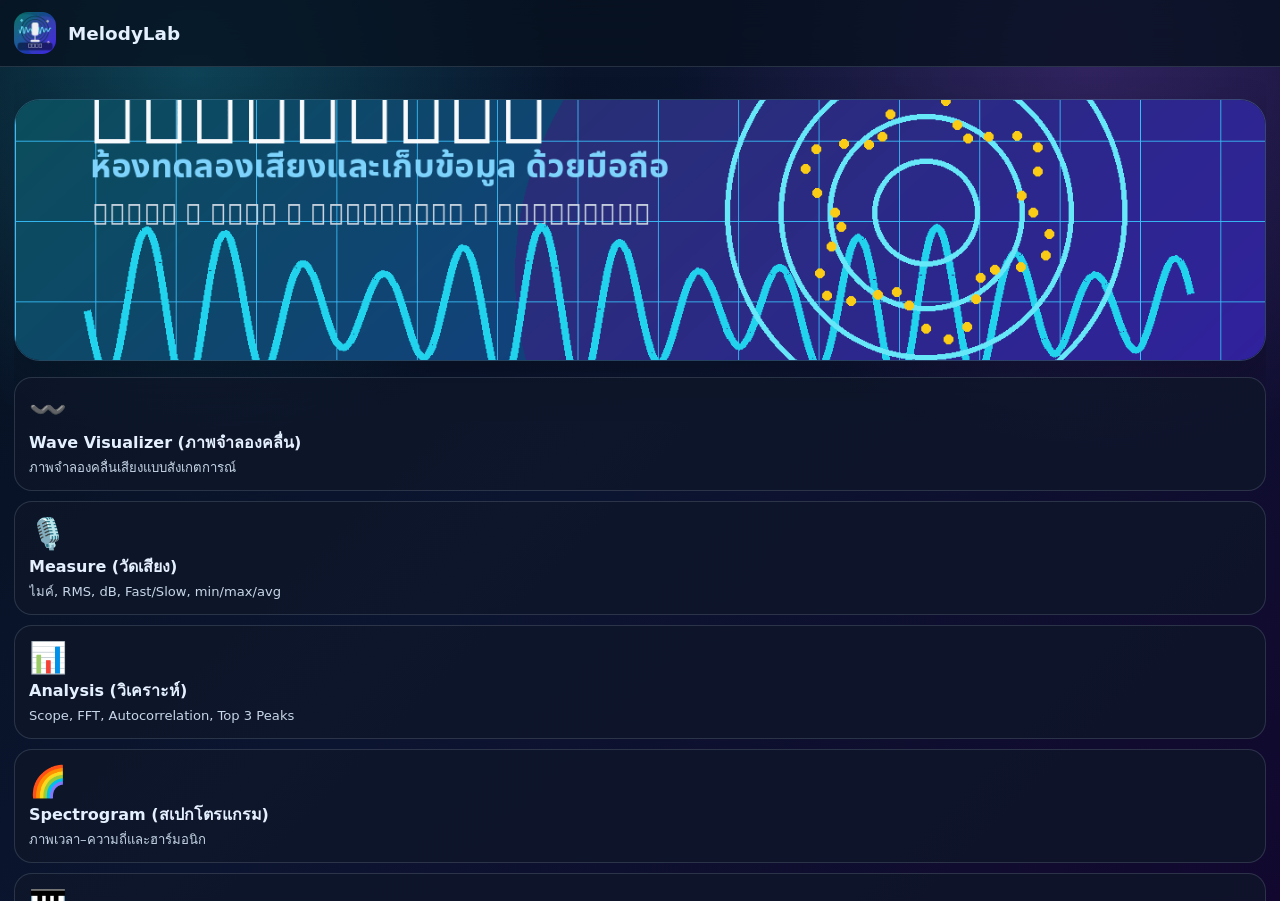
<file: index.html>
<!DOCTYPE html><html lang="th"><head><meta charset="UTF-8"><meta name="viewport" content="width=device-width, initial-scale=1.0"><title>MelodyLab</title><meta name="description" content="MelodyLab ห้องทดลองเสียงและเก็บข้อมูล ด้วยมือถือ"><meta name="theme-color" content="#0f172a"><link rel="manifest" href="manifest.json"><link rel="icon" type="image/png" href="icon-192.png"><link rel="apple-touch-icon" href="icon-192.png"><link rel="stylesheet" href="style.css"></head><body class="homeOnly"><header><div class="wrap nav"><a class="brand" href="index.html"><img src="icon-192.png" alt="MelodyLab"><span>MelodyLab</span></a></div></header><main class="wrap"><section class="section homeMenu"><div class="melodyHeroGraphic"><img src="melodylab-hero.png" alt="MelodyLab sound wave laboratory graphic"></div><div class="menuGrid"><a class="menuItem" href="visualizer.html"><span class="icon">〰️</span><h3>Wave Visualizer (ภาพจำลองคลื่น)</h3><p>ภาพจำลองคลื่นเสียงแบบสังเกตการณ์</p></a><a class="menuItem" href="measure.html"><span class="icon">🎙️</span><h3>Measure (วัดเสียง)</h3><p>ไมค์, RMS, dB, Fast/Slow, min/max/avg</p></a><a class="menuItem" href="analysis.html"><span class="icon">📊</span><h3>Analysis (วิเคราะห์)</h3><p>Scope, FFT, Autocorrelation, Top 3 Peaks</p></a><a class="menuItem" href="spectrogram.html"><span class="icon">🌈</span><h3>Spectrogram (สเปกโตรแกรม)</h3><p>ภาพเวลา–ความถี่และฮาร์มอนิก</p></a><a class="menuItem" href="generator.html"><span class="icon">🎹</span><h3>Generator (สร้างเสียง)</h3><p>Tone, Beat, White Noise</p></a><a class="menuItem" href="calibration.html"><span class="icon">🎯</span><h3>Calibration (ปรับเทียบ)</h3><p>เช็ก 440 Hz, ปรับ dB Offset, บันทึกรุ่นมือถือ</p></a></div></section>
<section class="section" id="visualizer">
  <div class="sectionHead">
    <div>
      <h2>Sound Wave Visualizer (ภาพจำลองคลื่นเสียง)</h2>
      
    </div>
    <div class="actions">
      <button id="vizPlayBtn">เล่น</button>
      <button id="vizPauseBtn" class="secondary">หยุด</button>
      <button id="vizResetBtn" class="secondary">Reset</button>
      <button id="vizExportBtn" class="secondary">บันทึกภาพ PNG</button>
    </div>
  </div>
  <div class="visualizerGrid">
    <div class="card mainViz">
      <div class="vizModeBar">
        <button class="active" data-viz="longitudinal">Longitudinal</button>
        <button data-viz="pressure">Pressure</button>
        <button data-viz="displacementPressure">Displacement + Pressure</button>
        <button data-viz="speedSound">Speed of Sound Extra Slow Motion</button>
        <button type="button" class="directVizLink" data-page-link="visualizer_superposition.html" onclick="location.href=this.dataset.pageLink">Superposition</button>
        <button type="button" class="directVizLink" data-page-link="visualizer_beatsViz.html" onclick="location.href=this.dataset.pageLink">Beats</button>
        <button type="button" class="directVizLink" data-page-link="visualizer_standingAir.html" onclick="location.href=this.dataset.pageLink">Standing Wave</button>
        <button data-viz="resonanceViz">Resonance</button>
        <button data-viz="harmonicsViz">Harmonics / Timbre</button>
        <button data-viz="dopplerViz">Doppler</button>
      </div>
      <canvas id="visualizerCanvas" width="1200" height="520"></canvas>
      <div class="vizReadout">
        <div><label>Frequency f</label><b id="vizFreqOut">440 Hz</b></div>
        <div><label>Amplitude A</label><b id="vizAmpOut">0.70</b></div>
        <div><label>Wave Speed v</label><b id="vizSpeedOut">343 m/s</b></div>
        <div><label>Wavelength λ</label><b id="vizLambdaOut">0.78 m</b></div>
      </div>
    </div>

    <div class="card controlViz">
      <h3>Parameters</h3>
      <div class="field"><label>Frequency f (Hz)</label><input id="vizFreq" type="range" min="100" max="1000" step="10" value="440"></div>
      <div class="field"><label>Amplitude A</label><input id="vizAmp" type="range" min="0.1" max="1.0" step="0.05" value="0.70"></div>
      <div class="field"><label>Wave Speed v (m/s)</label><input id="vizSpeed" type="range" min="250" max="400" step="1" value="343"></div>
      <div class="field"><label>Phase / Time Speed</label><input id="vizTimeSpeed" type="range" min="0.1" max="3.0" step="0.1" value="1.0"></div>
      <div class="field"><label>Mode Setting</label>
        <select id="vizSubMode">
          <option value="closed">Air Column: closed-open</option>
          <option value="open">Air Column: open-open</option>
          <option value="sine">Timbre: sine</option>
          <option value="square">Timbre: square</option>
          <option value="sawtooth">Timbre: sawtooth</option>
        </select>
      </div>
      
    </div>
  </div>
</section>

<section class="section" id="measure"><div class="sectionHead"><div><h2><span id="micDot" class="statusDot"></span>Audio Measure & Settings (วัดเสียงและตั้งค่า)</h2><p class="sub">ตั้งค่าการวัด เลือก preset และบันทึกข้อมูลเสียงจริง</p></div></div><div class="card full"><div class="actions"><button id="startMic">🎙️ เปิดไมโครโฟน</button><button id="stopMic" class="secondary" disabled>หยุดไมค์</button><button id="captureBtn" class="good" disabled>บันทึกค่าปัจจุบัน</button><button id="autoLogBtn" class="secondary" disabled>เริ่ม Auto Log</button><button id="downloadBtn" class="secondary">ดาวน์โหลด CSV</button><button id="downloadExcelBtn" class="secondary">ดาวน์โหลด Excel</button><button id="clearBtn" class="warn">ล้างข้อมูล</button></div><p id="micStatus" class="note hidden"></p><div class="formGrid"><div class="field"><label>Preset การทดลอง</label><select id="preset"><option value="general">ทั่วไป</option><option value="tone">ส้อมเสียง/เสียงเดี่ยว</option><option value="voice">เสียงพูด</option><option value="beat">บีตส์</option><option value="resonance">ท่ออากาศ/การสั่นพ้อง</option><option value="doppler">ดอปเพลอร์</option><option value="environment">เสียงสิ่งแวดล้อม</option></select></div><div class="field"><label>ป้ายกำกับการทดลอง</label><input id="labelInput" placeholder="เช่น ส้อมเสียง 440 Hz"></div><div class="field"><label>Run / กลุ่มทดลอง</label><input id="runInput" value="Run 1"></div><div class="field teacherSetting"><label>FFT Size</label><select id="fftSize"><option>1024</option><option selected>2048</option><option>4096</option><option>8192</option></select></div><div class="field teacherSetting"><label>Smoothing</label><input id="smoothing" type="number" min="0" max="0.95" step="0.05" value="0.65"></div><div class="field"><label>Min Frequency (Hz)</label><input id="minFreq" type="number" value="50"></div><div class="field"><label>Max Frequency (Hz)</label><input id="maxFreq" type="number" value="5000"></div><div class="field"><label>dB Offset</label><input id="dbOffset" type="number" value="0" step="0.1"></div><div class="field"><label>dB Mode</label><select id="dbMode"><option value="fast">Fast</option><option value="slow">Slow</option></select></div><div class="field"><label>Auto Log Interval (s)</label><input id="logInterval" type="number" value="1" step="0.5"></div><div class="field"><label>History Length</label><input id="historyLength" type="number" value="220"></div></div></div><div class="readouts"><div class="readout"><label>ความถี่หลัก</label><strong id="mainFreqOut">-- Hz</strong></div><div class="readout"><label>FFT Peak</label><strong id="fftOut">-- Hz</strong></div><div class="readout"><label>Autocorrelation</label><strong id="autoOut">-- Hz</strong></div><div class="readout"><label>Period</label><strong id="periodOut">-- ms</strong></div><div class="readout"><label>dB</label><strong id="dbOut">-- dB</strong></div><div class="readout"><label>dB Min/Max/Avg</label><strong id="dbStatsOut">--</strong></div></div></section>
<section class="section" id="calibration">
  <div class="sectionHead">
    <div>
      <h2>Calibration Check (ตรวจสอบการปรับเทียบ)</h2>
      <p class="sub">ตรวจสอบความน่าเชื่อถือของมือถือแต่ละเครื่องก่อนเริ่มเก็บข้อมูลจริง</p>
    </div>
    <div class="actions">
      <button id="captureCalBtn" class="good" disabled>บันทึกผล Calibration</button>
      <button id="applyDbCalBtn" class="secondary">ตั้ง dB Offset จากค่าอ้างอิง</button>
      <button id="downloadCalBtn" class="secondary">ดาวน์โหลด Calibration CSV</button>
    </div>
  </div>
  <div class="grid">
    <div class="card side">
      <h3>1) ข้อมูลอุปกรณ์</h3>
      <div class="field"><label>รุ่นมือถือ</label><input id="deviceModel" placeholder="เช่น iPhone 13, Samsung A53"></div>
      <div class="field"><label>ระบบปฏิบัติการ</label><select id="deviceOS"><option>Android</option><option>iOS</option><option>อื่น ๆ</option></select></div>
      <div class="field"><label>เบราว์เซอร์</label><input id="browserName" placeholder="เช่น Chrome, Safari"></div>
      <div class="field"><label>ระยะห่างจากแหล่งเสียง</label><input id="calDistance" value="30 cm"></div>
      <p class="note compact">แนะนำให้ใช้มือถือเครื่องเดิมในแต่ละกลุ่มตลอดกิจกรรม และบันทึกข้อมูลอุปกรณ์ทุกครั้ง</p>
    </div>

    <div class="card side">
      <h3>2) เช็กความถี่อ้างอิง</h3>
      <div class="field"><label>Reference Frequency (Hz)</label><input id="refFreq" type="number" value="440" step="0.1"></div>
      <div class="field"><label>ค่าที่แอปอ่านได้ขณะนี้</label><input id="measuredFreqBox" readonly value="-- Hz"></div>
      <p>ความคลาดเคลื่อน: <span class="pill" id="freqErrorOut">--</span></p>
      <p class="small">ใช้กับ tone generator หรือส้อมเสียง เช่น 440 Hz เพื่อดูว่าเครื่องอ่านความถี่ใกล้เคียงเพียงใด</p>
    </div>

    <div class="card side">
      <h3>3) ปรับเทียบ dB Offset</h3>
      <div class="field"><label>Reference dB จากเครื่องอ้างอิง</label><input id="refDb" type="number" value="70" step="0.1"></div>
      <div class="field"><label>dB ที่แอปอ่านได้ขณะนี้</label><input id="measuredDbBox" readonly value="-- dB"></div>
      <p>Offset ที่ควรใช้: <span class="pill" id="dbCalOut">-- dB</span></p>
      <p class="small">ถ้าไม่มีเครื่องวัดเสียงจริง ให้ใช้ dB เพื่อเปรียบเทียบภายในกิจกรรมเดียวกันเท่านั้น</p>
    </div>

    <div class="card side">
      <h3>4) เสียงอ้างอิง 440 Hz</h3>
      <p class="sub">ใช้เปิดเสียงอ้างอิงเพื่อทดสอบมือถือแต่ละเครื่อง</p>
      <div class="actions"><button id="playCalTone">เล่น 440 Hz</button><button id="stopCalTone" class="secondary">หยุด</button></div>
      <p class="note compact">เปิดเสียงไม่ดังเกินไป และวางมือถือห่างจากลำโพงในระยะเท่ากันทุกกลุ่ม</p>
    </div>

    <div class="card full">
      <h3>Calibration Log</h3>
      <div class="tableWrap">
        <table>
          <thead><tr><th>เวลา</th><th>รุ่นมือถือ</th><th>OS</th><th>Browser</th><th>ระยะ</th><th>Ref Hz</th><th>Measured Hz</th><th>Error Hz</th><th>Error %</th><th>Ref dB</th><th>Measured dB</th><th>dB Offset</th></tr></thead>
          <tbody id="calBody"></tbody>
        </table>
      </div>
    </div>
  </div>
</section>

<section class="section" id="analysis"><div class="sectionHead"><div><h2>Acoustic Analysis (การวิเคราะห์เสียง)</h2><p class="sub">Scope, Spectrum, Autocorrelation, Frequency History, Peak Hold และ Top 3 Peaks</p></div><div class="actions"><button id="freezeBtn" class="secondary">Freeze Graph</button><button id="resetPeakBtn" class="secondary">Reset Peak Hold</button><button id="saveGraphsBtn" class="secondary">บันทึกกราฟ PNG</button></div></div><div class="grid"><div class="card wide"><h3>Audio Scope — รูปคลื่นตามเวลา</h3><canvas id="scopeCanvas" width="1000" height="260"></canvas></div><div class="card side"><h3>Audio Amplitude</h3><div class="meterBig" id="bigDb">--</div><p style="text-align:center"><span class="pill" id="dbLevel">รอการวัด</span></p><canvas id="ampCanvas" class="canvasSmall" width="600" height="200"></canvas></div><div class="card wide"><h3>Audio Spectrum — FFT + Peak Hold</h3><canvas id="spectrumCanvas" width="1000" height="260"></canvas></div><div class="card side"><h3>Top 3 Peaks</h3><p class="sub">ใช้กับเสียงหลายความถี่/ฮาร์มอนิก</p><ol id="topPeaks"><li>-- Hz</li><li>-- Hz</li><li>-- Hz</li></ol><h3>Audio Autocorrelation</h3><canvas id="autoCanvas" class="canvasSmall" width="600" height="200"></canvas></div><div class="card full"><h3>Frequency History</h3><canvas id="historyCanvas" width="1000" height="260"></canvas></div></div></section><section class="section" id="spectrogram"><div class="sectionHead"><div><h2>Spectrogram View (มุมมองสเปกโตรแกรม)</h2><p class="sub">ภาพเวลา–ความถี่ ใช้ดูฮาร์มอนิก เสียงพูด เครื่องดนตรี และดอปเพลอร์</p></div></div><div class="card full"><canvas id="spectrogramCanvas" class="spectrogram" width="1200" height="320"></canvas><p class="small">สีสว่าง = พลังงานเสียงมากในย่านความถี่นั้น</p></div></section><section class="section" id="generator"><div class="sectionHead"><div><h2>Signal Generator & Simulation (สร้างสัญญาณและการจำลอง)</h2><p class="sub">สร้างเสียงเพื่อใช้ทดลองและให้เครื่องมือวิเคราะห์ตรวจจับ</p></div></div><div class="grid"><div class="card third"><h3>🎹 Tone Generator</h3><div class="field"><label>ความถี่ (Hz)</label><input id="toneFreq" type="number" value="440"></div><div class="field"><label>ความดัง</label><input id="toneVol" type="range" min="0" max="0.35" step="0.01" value="0.06"></div><div class="field"><label>ชนิดคลื่น</label><select id="toneType"><option>sine</option><option>square</option><option>triangle</option><option>sawtooth</option></select></div><div class="actions"><button id="playTone">เล่น</button><button id="stopTone" class="secondary">หยุด</button></div></div><div class="card third"><h3>🎵 Beat Generator</h3><div class="field"><label>f₁ (Hz)</label><input id="beatF1" type="number" value="440"></div><div class="field"><label>f₂ (Hz)</label><input id="beatF2" type="number" value="444"></div><div class="field"><label>ความดัง</label><input id="beatVol" type="range" min="0" max="0.35" step="0.01" value="0.06"></div><p>Beat Frequency: <span class="pill" id="beatOut">-- Hz</span></p><canvas id="beatCanvas" class="canvasSmall" width="600" height="200"></canvas><div class="actions"><button id="playBeat">เล่น</button><button id="stopBeat" class="secondary">หยุด</button></div></div><div class="card third"><h3>🌫️ White Noise</h3><p class="sub">ใช้กับกิจกรรมการสั่นพ้องและการตอบสนองของท่อ/ขวด</p><div class="field"><label>ความดัง Noise</label><input id="noiseVol" type="range" min="0" max="0.25" step="0.01" value="0.03"></div><div class="actions"><button id="playNoise">เล่น</button><button id="stopNoise" class="secondary">หยุด</button></div><p class="note compact">ควรเปิดเสียงเบาและไม่จ่อหูนักเรียน</p></div></div></section><section class="section" id="resonance"><div class="sectionHead"><div><h2>Standing Wave & Resonance (คลื่นนิ่งและการสั่นพ้อง)</h2><p class="sub">เครื่องมือช่วยออกแบบการทดลองคลื่นนิ่งและการสั่นพ้องในท่ออากาศ</p></div></div><div class="grid"><div class="card side"><h3>ตั้งค่าท่อ</h3><div class="field"><label>ชนิดท่อ</label><select id="resMode"><option value="closed">ท่อปลายปิด 1 ด้าน</option><option value="open">ท่อปลายเปิด 2 ด้าน</option></select></div><div class="field"><label>อัตราเร็วเสียง v (m/s)</label><input id="resV" type="number" value="343"></div><div class="field"><label>ความยาวท่อ L (m)</label><input id="resL" type="number" value="0.25" step="0.01"></div><p>ความถี่มูลฐาน: <span class="pill" id="resOut">-- Hz</span></p><p>ฮาร์มอนิกที่คาดได้: <span class="pill" id="harmonicsOut">--</span></p></div><div class="card wide"><h3>Resonance Peaks — ค่าที่คาดจากทฤษฎี</h3><canvas id="resonanceCanvas" width="1000" height="260"></canvas></div></div></section><section class="section" id="session"><div class="sectionHead"><div><h2>Data Export Center (ศูนย์ส่งออกข้อมูล)</h2><p class="sub">บันทึกข้อมูลดิบ เลือกคอลัมน์ และส่งออก CSV/Excel เพื่อให้นักเรียนนำไปวิเคราะห์เอง</p></div><div class="actions"><button id="saveSettingsBtn" class="secondary">Save Settings</button><button id="resetSettingsBtn" class="secondary">Reset Settings</button><button id="configLinkBtn" class="secondary">Copy Config Link</button></div></div><div class="grid"><div class="card full"><h3>เลือกคอลัมน์ Export</h3><div class="toggle" id="columnToggles"></div></div><div class="card full"><h3>Data Log</h3><div class="tableWrap"><table><thead><tr id="logHead"></tr></thead><tbody id="logBody"></tbody></table></div></div></div></section></main><script src="app.js"></script></body></html>
</file>
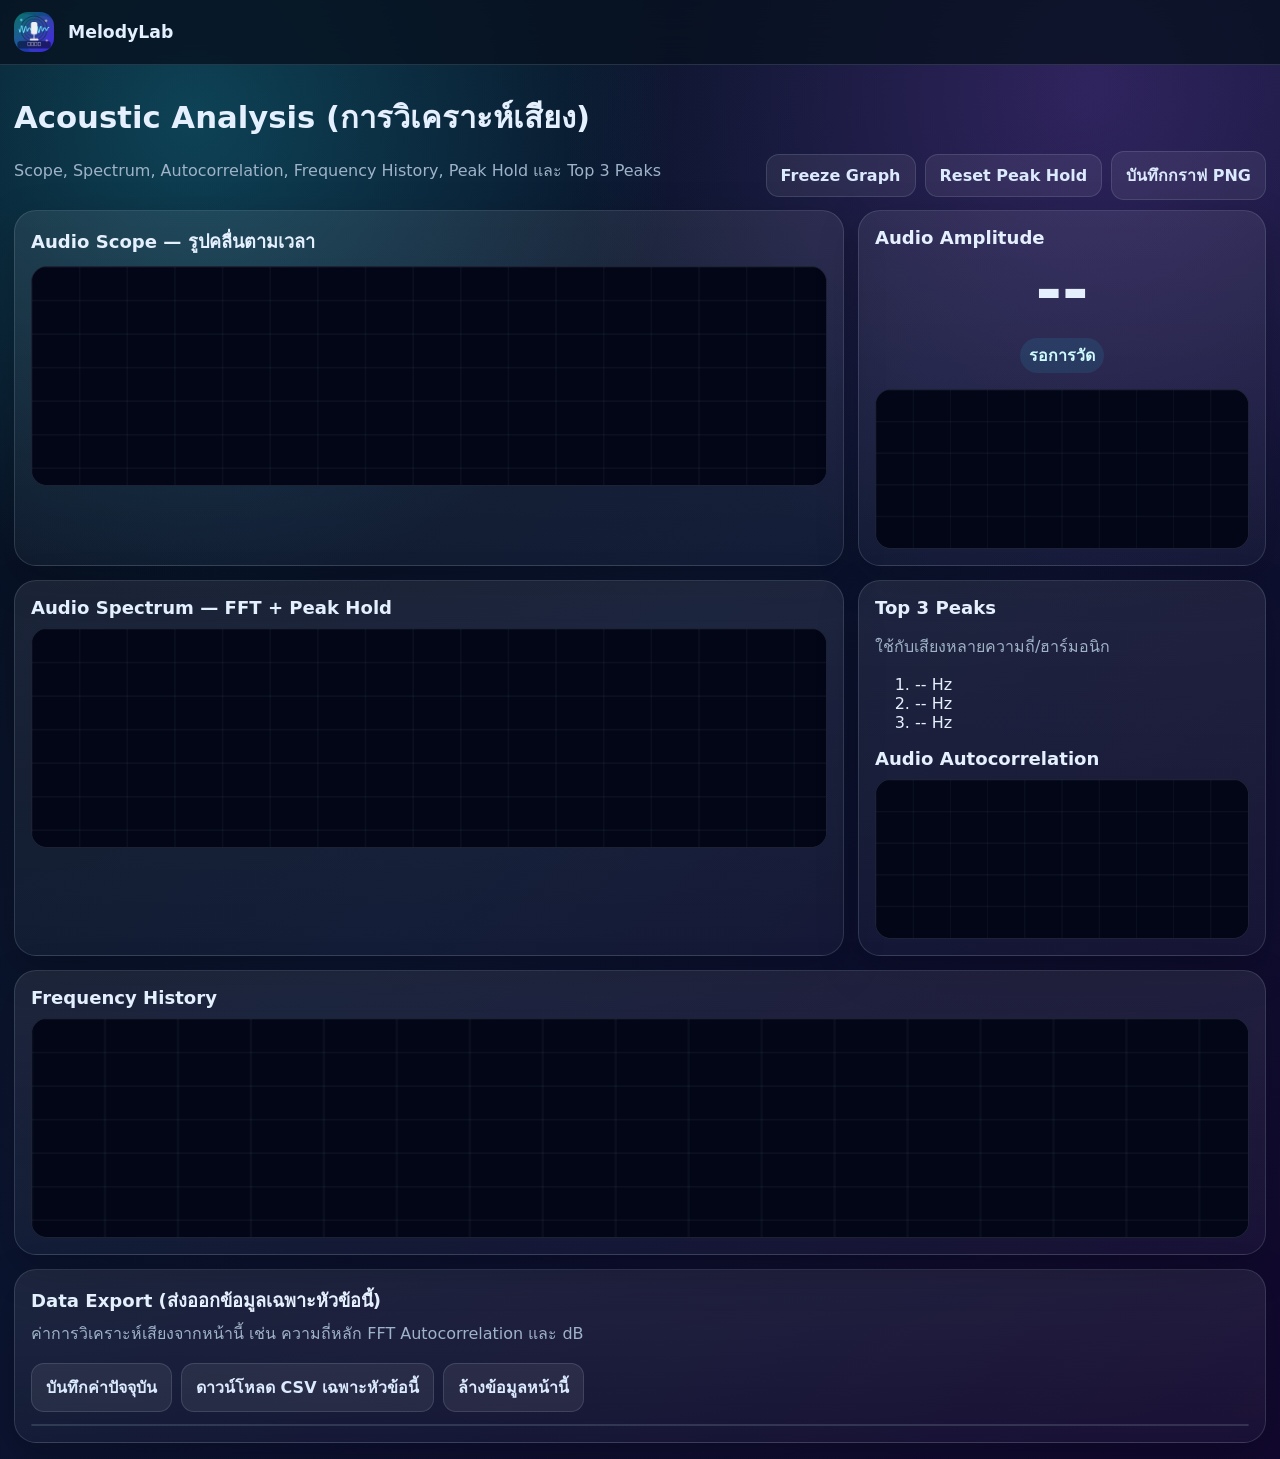
<file: analysis.html>
<!DOCTYPE html><html lang="th"><head><meta charset="UTF-8"><meta name="viewport" content="width=device-width, initial-scale=1.0"><title>MelodyLab</title><meta name="description" content="MelodyLab ห้องทดลองเสียงและเก็บข้อมูล ด้วยมือถือ"><meta name="theme-color" content="#0f172a"><link rel="manifest" href="manifest.json"><link rel="icon" type="image/png" href="icon-192.png"><link rel="apple-touch-icon" href="icon-192.png"><link rel="stylesheet" href="style.css"></head><body class="detailPage page-analysis"><header><div class="wrap nav detailNav"><button class="backBtn" onclick="history.length>1?history.back():location.href='index.html'">←</button><a class="brand" href="index.html"><img src="icon-192.png" alt="MelodyLab"><span>MelodyLab</span></a></div></header><main class="wrap detailMain" data-current="analysis"><section class="section homeMenu"><div class="menuGrid"><a class="menuItem" href="visualizer.html"><span class="icon">〰️</span><h3>Wave Visualizer (ภาพจำลองคลื่น)</h3><p>ภาพจำลองคลื่นเสียงแบบสังเกตการณ์</p></a><a class="menuItem" href="measure.html"><span class="icon">🎙️</span><h3>Measure (วัดเสียง)</h3><p>ไมค์, RMS, dB, Fast/Slow, min/max/avg</p></a><a class="menuItem" href="analysis.html"><span class="icon">📊</span><h3>Analysis (วิเคราะห์)</h3><p>Scope, FFT, Autocorrelation, Top 3 Peaks</p></a><a class="menuItem" href="spectrogram.html"><span class="icon">🌈</span><h3>Spectrogram (สเปกโตรแกรม)</h3><p>ภาพเวลา–ความถี่และฮาร์มอนิก</p></a><a class="menuItem" href="generator.html"><span class="icon">🎹</span><h3>Generator (สร้างเสียง)</h3><p>Tone, Beat, White Noise</p></a><a class="menuItem" href="calibration.html"><span class="icon">🎯</span><h3>Calibration (ปรับเทียบ)</h3><p>เช็ก 440 Hz, ปรับ dB Offset, บันทึกรุ่นมือถือ</p></a><a class="menuItem" href="session.html"><span class="icon">💾</span><h3>Session (ส่งออกข้อมูล)</h3><p>Auto log, Raw Data, Export</p></a></div></section>
<section class="section" id="visualizer">
  <div class="sectionHead">
    <div>
      <h2>Sound Wave Visualizer (ภาพจำลองคลื่นเสียง)</h2>
      
    </div>
    <div class="actions">
      <button id="vizPlayBtn">เล่น</button>
      <button id="vizPauseBtn" class="secondary">หยุด</button>
      <button id="vizResetBtn" class="secondary">Reset</button>
      <button id="vizExportBtn" class="secondary">บันทึกภาพ PNG</button>
    </div>
  </div>
  <div class="visualizerGrid">
    <div class="card mainViz">
      <div class="vizModeBar">
        <button class="active" data-viz="longitudinal">Longitudinal</button>
        <button data-viz="pressure">Pressure</button>
        <button data-viz="displacementPressure">Displacement + Pressure</button>
        <button data-viz="speedSound">Speed of Sound S Variable Slow Motion</button>
        <button data-viz="superposition">Superposition</button>
        <button data-viz="beatsViz">Beats</button>
        <button data-viz="standingAir">Standing Wave</button>
        <button data-viz="resonanceViz">Resonance</button>
        <button data-viz="harmonicsViz">Harmonics / Timbre</button>
        <button data-viz="dopplerViz">Doppler</button>
      </div>
      <canvas id="visualizerCanvas" width="1200" height="520"></canvas>
      <div class="vizReadout">
        <div><label>Frequency f</label><b id="vizFreqOut">440 Hz</b></div>
        <div><label>Amplitude A</label><b id="vizAmpOut">0.70</b></div>
        <div><label>Wave Speed v</label><b id="vizSpeedOut">343 m/s</b></div>
        <div><label>Wavelength λ</label><b id="vizLambdaOut">0.78 m</b></div>
      </div>
    </div>

    <div class="card controlViz">
      <h3>Parameters</h3>
      <div class="field"><label>Frequency f (Hz)</label><input id="vizFreq" type="range" min="100" max="1000" step="10" value="440"></div>
      <div class="field"><label>Amplitude A</label><input id="vizAmp" type="range" min="0.1" max="1.0" step="0.05" value="0.70"></div>
      <div class="field"><label>Wave Speed v (m/s)</label><input id="vizSpeed" type="range" min="250" max="400" step="1" value="343"></div>
      <div class="field"><label>Phase / Time Speed</label><input id="vizTimeSpeed" type="range" min="0.1" max="3.0" step="0.1" value="1.0"></div>
      <div class="field"><label>Mode Setting</label>
        <select id="vizSubMode">
          <option value="closed">Air Column: closed-open</option>
          <option value="open">Air Column: open-open</option>
          <option value="sine">Timbre: sine</option>
          <option value="square">Timbre: square</option>
          <option value="sawtooth">Timbre: sawtooth</option>
        </select>
      </div>
      
    </div>
  </div>
</section>

<section class="section" id="measure"><div class="sectionHead"><div><h2><span id="micDot" class="statusDot"></span>Audio Measure & Settings (วัดเสียงและตั้งค่า)</h2><p class="sub">ตั้งค่าการวัด เลือก preset และบันทึกข้อมูลเสียงจริง</p></div></div><div class="card full"><div class="actions"><button id="startMic">🎙️ เปิดไมโครโฟน</button><button id="stopMic" class="secondary" disabled>หยุดไมค์</button><button id="captureBtn" class="good" disabled>บันทึกค่าปัจจุบัน</button><button id="autoLogBtn" class="secondary" disabled>เริ่ม Auto Log</button><button id="downloadBtn" class="secondary">ดาวน์โหลด CSV</button><button id="downloadExcelBtn" class="secondary">ดาวน์โหลด Excel</button><button id="clearBtn" class="warn">ล้างข้อมูล</button></div><p id="micStatus" class="note hidden"></p><div class="formGrid"><div class="field"><label>Preset การทดลอง</label><select id="preset"><option value="general">ทั่วไป</option><option value="tone">ส้อมเสียง/เสียงเดี่ยว</option><option value="voice">เสียงพูด</option><option value="beat">บีตส์</option><option value="resonance">ท่ออากาศ/การสั่นพ้อง</option><option value="doppler">ดอปเพลอร์</option><option value="environment">เสียงสิ่งแวดล้อม</option></select></div><div class="field"><label>ป้ายกำกับการทดลอง</label><input id="labelInput" placeholder="เช่น ส้อมเสียง 440 Hz"></div><div class="field"><label>Run / กลุ่มทดลอง</label><input id="runInput" value="Run 1"></div><div class="field teacherSetting"><label>FFT Size</label><select id="fftSize"><option>1024</option><option selected>2048</option><option>4096</option><option>8192</option></select></div><div class="field teacherSetting"><label>Smoothing</label><input id="smoothing" type="number" min="0" max="0.95" step="0.05" value="0.65"></div><div class="field"><label>Min Frequency (Hz)</label><input id="minFreq" type="number" value="50"></div><div class="field"><label>Max Frequency (Hz)</label><input id="maxFreq" type="number" value="5000"></div><div class="field"><label>dB Offset</label><input id="dbOffset" type="number" value="0" step="0.1"></div><div class="field"><label>dB Mode</label><select id="dbMode"><option value="fast">Fast</option><option value="slow">Slow</option></select></div><div class="field"><label>Auto Log Interval (s)</label><input id="logInterval" type="number" value="1" step="0.5"></div><div class="field"><label>History Length</label><input id="historyLength" type="number" value="220"></div></div></div><div class="readouts"><div class="readout"><label>ความถี่หลัก</label><strong id="mainFreqOut">-- Hz</strong></div><div class="readout"><label>FFT Peak</label><strong id="fftOut">-- Hz</strong></div><div class="readout"><label>Autocorrelation</label><strong id="autoOut">-- Hz</strong></div><div class="readout"><label>Period</label><strong id="periodOut">-- ms</strong></div><div class="readout"><label>dB</label><strong id="dbOut">-- dB</strong></div><div class="readout"><label>dB Min/Max/Avg</label><strong id="dbStatsOut">--</strong></div></div></section>
<section class="section" id="calibration">
  <div class="sectionHead">
    <div>
      <h2>Calibration Check (ตรวจสอบการปรับเทียบ)</h2>
      <p class="sub">ตรวจสอบความน่าเชื่อถือของมือถือแต่ละเครื่องก่อนเริ่มเก็บข้อมูลจริง</p>
    </div>
    <div class="actions">
      <button id="captureCalBtn" class="good" disabled>บันทึกผล Calibration</button>
      <button id="applyDbCalBtn" class="secondary">ตั้ง dB Offset จากค่าอ้างอิง</button>
      <button id="downloadCalBtn" class="secondary">ดาวน์โหลด Calibration CSV</button>
    </div>
  </div>
  <div class="grid">
    <div class="card side">
      <h3>1) ข้อมูลอุปกรณ์</h3>
      <div class="field"><label>รุ่นมือถือ</label><input id="deviceModel" placeholder="เช่น iPhone 13, Samsung A53"></div>
      <div class="field"><label>ระบบปฏิบัติการ</label><select id="deviceOS"><option>Android</option><option>iOS</option><option>อื่น ๆ</option></select></div>
      <div class="field"><label>เบราว์เซอร์</label><input id="browserName" placeholder="เช่น Chrome, Safari"></div>
      <div class="field"><label>ระยะห่างจากแหล่งเสียง</label><input id="calDistance" value="30 cm"></div>
      <p class="note compact">แนะนำให้ใช้มือถือเครื่องเดิมในแต่ละกลุ่มตลอดกิจกรรม และบันทึกข้อมูลอุปกรณ์ทุกครั้ง</p>
    </div>

    <div class="card side">
      <h3>2) เช็กความถี่อ้างอิง</h3>
      <div class="field"><label>Reference Frequency (Hz)</label><input id="refFreq" type="number" value="440" step="0.1"></div>
      <div class="field"><label>ค่าที่แอปอ่านได้ขณะนี้</label><input id="measuredFreqBox" readonly value="-- Hz"></div>
      <p>ความคลาดเคลื่อน: <span class="pill" id="freqErrorOut">--</span></p>
      <p class="small">ใช้กับ tone generator หรือส้อมเสียง เช่น 440 Hz เพื่อดูว่าเครื่องอ่านความถี่ใกล้เคียงเพียงใด</p>
    </div>

    <div class="card side">
      <h3>3) ปรับเทียบ dB Offset</h3>
      <div class="field"><label>Reference dB จากเครื่องอ้างอิง</label><input id="refDb" type="number" value="70" step="0.1"></div>
      <div class="field"><label>dB ที่แอปอ่านได้ขณะนี้</label><input id="measuredDbBox" readonly value="-- dB"></div>
      <p>Offset ที่ควรใช้: <span class="pill" id="dbCalOut">-- dB</span></p>
      <p class="small">ถ้าไม่มีเครื่องวัดเสียงจริง ให้ใช้ dB เพื่อเปรียบเทียบภายในกิจกรรมเดียวกันเท่านั้น</p>
    </div>

    <div class="card side">
      <h3>4) เสียงอ้างอิง 440 Hz</h3>
      <p class="sub">ใช้เปิดเสียงอ้างอิงเพื่อทดสอบมือถือแต่ละเครื่อง</p>
      <div class="actions"><button id="playCalTone">เล่น 440 Hz</button><button id="stopCalTone" class="secondary">หยุด</button></div>
      <p class="note compact">เปิดเสียงไม่ดังเกินไป และวางมือถือห่างจากลำโพงในระยะเท่ากันทุกกลุ่ม</p>
    </div>

    <div class="card full">
      <h3>Calibration Log</h3>
      <div class="tableWrap">
        <table>
          <thead><tr><th>เวลา</th><th>รุ่นมือถือ</th><th>OS</th><th>Browser</th><th>ระยะ</th><th>Ref Hz</th><th>Measured Hz</th><th>Error Hz</th><th>Error %</th><th>Ref dB</th><th>Measured dB</th><th>dB Offset</th></tr></thead>
          <tbody id="calBody"></tbody>
        </table>
      </div>
    </div>
  </div>
</section>

<section class="section activeDetail" id="analysis"><div class="sectionHead"><div><h2>Acoustic Analysis (การวิเคราะห์เสียง)</h2><p class="sub">Scope, Spectrum, Autocorrelation, Frequency History, Peak Hold และ Top 3 Peaks</p></div><div class="actions"><button id="freezeBtn" class="secondary">Freeze Graph</button><button id="resetPeakBtn" class="secondary">Reset Peak Hold</button><button id="saveGraphsBtn" class="secondary">บันทึกกราฟ PNG</button></div></div><div class="grid"><div class="card wide"><h3>Audio Scope — รูปคลื่นตามเวลา</h3><canvas id="scopeCanvas" width="1000" height="260"></canvas></div><div class="card side"><h3>Audio Amplitude</h3><div class="meterBig" id="bigDb">--</div><p style="text-align:center"><span class="pill" id="dbLevel">รอการวัด</span></p><canvas id="ampCanvas" class="canvasSmall" width="600" height="200"></canvas></div><div class="card wide"><h3>Audio Spectrum — FFT + Peak Hold</h3><canvas id="spectrumCanvas" width="1000" height="260"></canvas></div><div class="card side"><h3>Top 3 Peaks</h3><p class="sub">ใช้กับเสียงหลายความถี่/ฮาร์มอนิก</p><ol id="topPeaks"><li>-- Hz</li><li>-- Hz</li><li>-- Hz</li></ol><h3>Audio Autocorrelation</h3><canvas id="autoCanvas" class="canvasSmall" width="600" height="200"></canvas></div><div class="card full"><h3>Frequency History</h3><canvas id="historyCanvas" width="1000" height="260"></canvas></div></div>

<div class="card localExportCard" data-export-name="Acoustic_Analysis">
  <h3>Data Export (ส่งออกข้อมูลเฉพาะหัวข้อนี้)</h3>
  <p class="sub">ค่าการวิเคราะห์เสียงจากหน้านี้ เช่น ความถี่หลัก FFT Autocorrelation และ dB</p>
  <div class="actions">
    <button class="secondary localCaptureBtn">บันทึกค่าปัจจุบัน</button>
    <button class="secondary localDownloadBtn">ดาวน์โหลด CSV เฉพาะหัวข้อนี้</button>
    <button class="secondary localClearBtn">ล้างข้อมูลหน้านี้</button>
  </div>
  <div class="tableWrap localLogWrap">
    <table>
      <thead><tr class="localHead"></tr></thead>
      <tbody class="localBody"></tbody>
    </table>
  </div>
</div>

</section><section class="section" id="spectrogram"><div class="sectionHead"><div><h2>Spectrogram View (มุมมองสเปกโตรแกรม)</h2><p class="sub">ภาพเวลา–ความถี่ ใช้ดูฮาร์มอนิก เสียงพูด เครื่องดนตรี และดอปเพลอร์</p></div></div><div class="card full"><canvas id="spectrogramCanvas" class="spectrogram" width="1200" height="320"></canvas><p class="small">สีสว่าง = พลังงานเสียงมากในย่านความถี่นั้น</p></div></section><section class="section" id="generator"><div class="sectionHead"><div><h2>Signal Generator & Simulation (สร้างสัญญาณและการจำลอง)</h2><p class="sub">สร้างเสียงเพื่อใช้ทดลองและให้เครื่องมือวิเคราะห์ตรวจจับ</p></div></div><div class="grid"><div class="card third"><h3>🎹 Tone Generator</h3><div class="field"><label>ความถี่ (Hz)</label><input id="toneFreq" type="number" value="440"></div><div class="field"><label>ความดัง</label><input id="toneVol" type="range" min="0" max="0.35" step="0.01" value="0.06"></div><div class="field"><label>ชนิดคลื่น</label><select id="toneType"><option>sine</option><option>square</option><option>triangle</option><option>sawtooth</option></select></div><div class="actions"><button id="playTone">เล่น</button><button id="stopTone" class="secondary">หยุด</button></div></div><div class="card third"><h3>🎵 Beat Generator</h3><div class="field"><label>f₁ (Hz)</label><input id="beatF1" type="number" value="440"></div><div class="field"><label>f₂ (Hz)</label><input id="beatF2" type="number" value="444"></div><div class="field"><label>ความดัง</label><input id="beatVol" type="range" min="0" max="0.35" step="0.01" value="0.06"></div><p>Beat Frequency: <span class="pill" id="beatOut">-- Hz</span></p><canvas id="beatCanvas" class="canvasSmall" width="600" height="200"></canvas><div class="actions"><button id="playBeat">เล่น</button><button id="stopBeat" class="secondary">หยุด</button></div></div><div class="card third"><h3>🌫️ White Noise</h3><p class="sub">ใช้กับกิจกรรมการสั่นพ้องและการตอบสนองของท่อ/ขวด</p><div class="field"><label>ความดัง Noise</label><input id="noiseVol" type="range" min="0" max="0.25" step="0.01" value="0.03"></div><div class="actions"><button id="playNoise">เล่น</button><button id="stopNoise" class="secondary">หยุด</button></div><p class="note compact">ควรเปิดเสียงเบาและไม่จ่อหูนักเรียน</p></div></div></section><section class="section" id="resonance"><div class="sectionHead"><div><h2>Standing Wave & Resonance (คลื่นนิ่งและการสั่นพ้อง)</h2><p class="sub">เครื่องมือช่วยออกแบบการทดลองคลื่นนิ่งและการสั่นพ้องในท่ออากาศ</p></div></div><div class="grid"><div class="card side"><h3>ตั้งค่าท่อ</h3><div class="field"><label>ชนิดท่อ</label><select id="resMode"><option value="closed">ท่อปลายปิด 1 ด้าน</option><option value="open">ท่อปลายเปิด 2 ด้าน</option></select></div><div class="field"><label>อัตราเร็วเสียง v (m/s)</label><input id="resV" type="number" value="343"></div><div class="field"><label>ความยาวท่อ L (m)</label><input id="resL" type="number" value="0.25" step="0.01"></div><p>ความถี่มูลฐาน: <span class="pill" id="resOut">-- Hz</span></p><p>ฮาร์มอนิกที่คาดได้: <span class="pill" id="harmonicsOut">--</span></p></div><div class="card wide"><h3>Resonance Peaks — ค่าที่คาดจากทฤษฎี</h3><canvas id="resonanceCanvas" width="1000" height="260"></canvas></div></div></section><section class="section" id="session"><div class="sectionHead"><div><h2>Data Export Center (ศูนย์ส่งออกข้อมูล)</h2><p class="sub">บันทึกข้อมูลดิบ เลือกคอลัมน์ และส่งออก CSV/Excel เพื่อให้นักเรียนนำไปวิเคราะห์เอง</p></div><div class="actions"><button id="saveSettingsBtn" class="secondary">Save Settings</button><button id="resetSettingsBtn" class="secondary">Reset Settings</button><button id="configLinkBtn" class="secondary">Copy Config Link</button></div></div><div class="grid"><div class="card full"><h3>เลือกคอลัมน์ Export</h3><div class="toggle" id="columnToggles"></div></div><div class="card full"><h3>Data Log</h3><div class="tableWrap"><table><thead><tr id="logHead"></tr></thead><tbody id="logBody"></tbody></table></div></div></div></section></main><script src="app.js"></script></body></html>
</file>
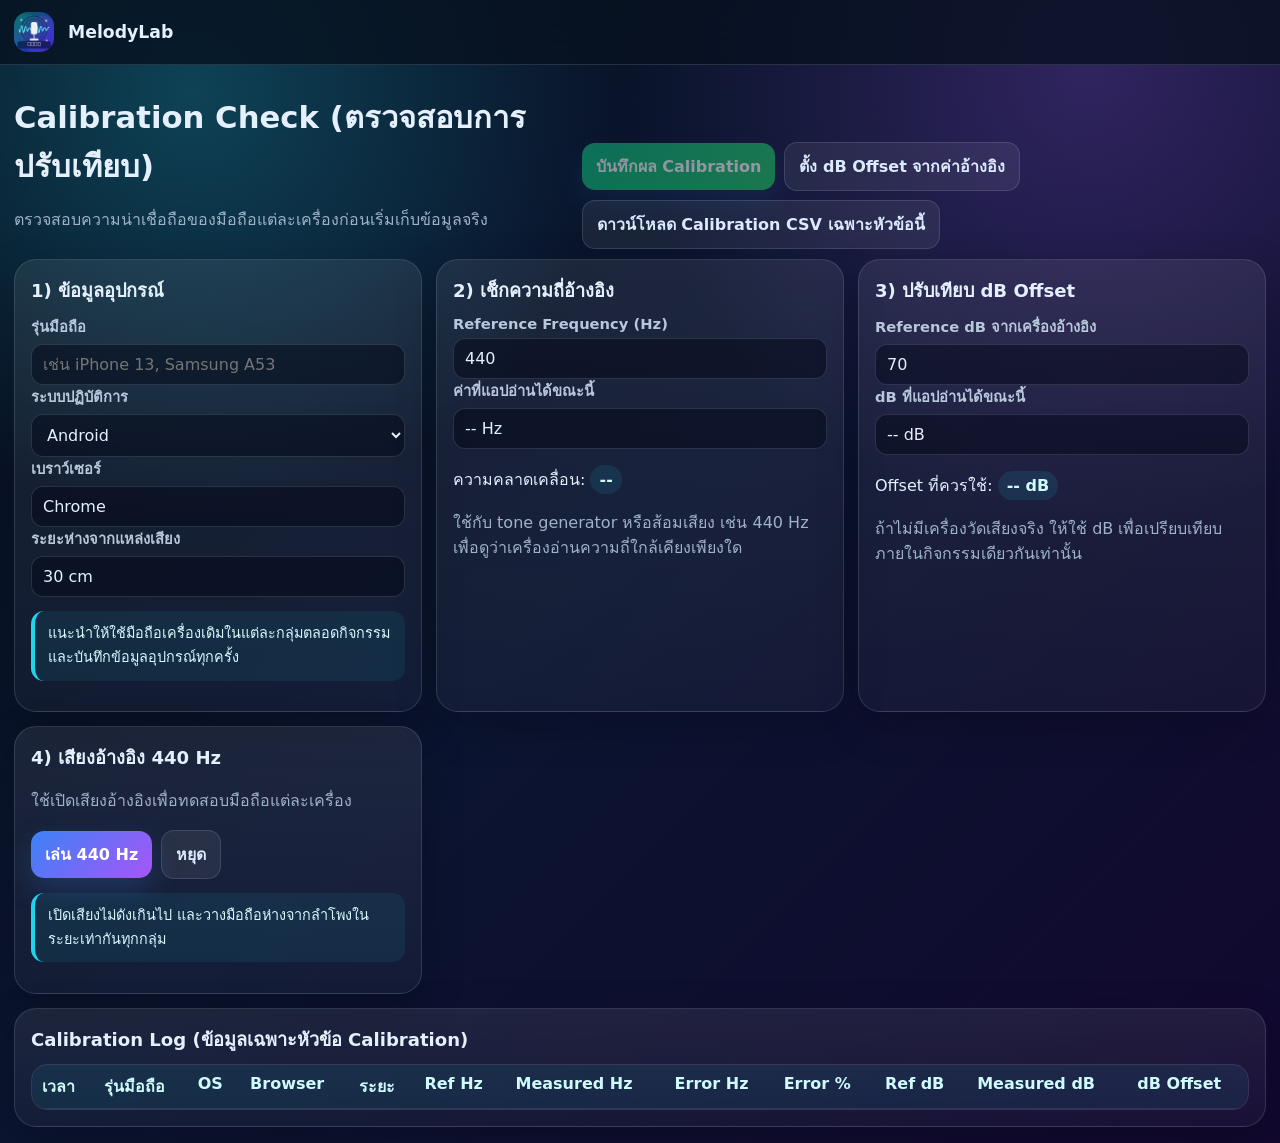
<file: calibration.html>
<!DOCTYPE html><html lang="th"><head><meta charset="UTF-8"><meta name="viewport" content="width=device-width, initial-scale=1.0"><title>MelodyLab</title><meta name="description" content="MelodyLab ห้องทดลองเสียงและเก็บข้อมูล ด้วยมือถือ"><meta name="theme-color" content="#0f172a"><link rel="manifest" href="manifest.json"><link rel="icon" type="image/png" href="icon-192.png"><link rel="apple-touch-icon" href="icon-192.png"><link rel="stylesheet" href="style.css"></head><body class="detailPage page-calibration"><header><div class="wrap nav detailNav"><button class="backBtn" onclick="history.length>1?history.back():location.href='index.html'">←</button><a class="brand" href="index.html"><img src="icon-192.png" alt="MelodyLab"><span>MelodyLab</span></a></div></header><main class="wrap detailMain" data-current="calibration"><section class="section homeMenu"><div class="menuGrid"><a class="menuItem" href="visualizer.html"><span class="icon">〰️</span><h3>Wave Visualizer (ภาพจำลองคลื่น)</h3><p>ภาพจำลองคลื่นเสียงแบบสังเกตการณ์</p></a><a class="menuItem" href="measure.html"><span class="icon">🎙️</span><h3>Measure (วัดเสียง)</h3><p>ไมค์, RMS, dB, Fast/Slow, min/max/avg</p></a><a class="menuItem" href="analysis.html"><span class="icon">📊</span><h3>Analysis (วิเคราะห์)</h3><p>Scope, FFT, Autocorrelation, Top 3 Peaks</p></a><a class="menuItem" href="spectrogram.html"><span class="icon">🌈</span><h3>Spectrogram (สเปกโตรแกรม)</h3><p>ภาพเวลา–ความถี่และฮาร์มอนิก</p></a><a class="menuItem" href="generator.html"><span class="icon">🎹</span><h3>Generator (สร้างเสียง)</h3><p>Tone, Beat, White Noise</p></a><a class="menuItem" href="calibration.html"><span class="icon">🎯</span><h3>Calibration (ปรับเทียบ)</h3><p>เช็ก 440 Hz, ปรับ dB Offset, บันทึกรุ่นมือถือ</p></a><a class="menuItem" href="session.html"><span class="icon">💾</span><h3>Session (ส่งออกข้อมูล)</h3><p>Auto log, Raw Data, Export</p></a></div></section>
<section class="section" id="visualizer">
  <div class="sectionHead">
    <div>
      <h2>Sound Wave Visualizer (ภาพจำลองคลื่นเสียง)</h2>
      
    </div>
    <div class="actions">
      <button id="vizPlayBtn">เล่น</button>
      <button id="vizPauseBtn" class="secondary">หยุด</button>
      <button id="vizResetBtn" class="secondary">Reset</button>
      <button id="vizExportBtn" class="secondary">บันทึกภาพ PNG</button>
    </div>
  </div>
  <div class="visualizerGrid">
    <div class="card mainViz">
      <div class="vizModeBar">
        <button class="active" data-viz="longitudinal">Longitudinal</button>
        <button data-viz="pressure">Pressure</button>
        <button data-viz="displacementPressure">Displacement + Pressure</button>
        <button data-viz="speedSound">Speed of Sound S Variable Slow Motion</button>
        <button data-viz="superposition">Superposition</button>
        <button data-viz="beatsViz">Beats</button>
        <button data-viz="standingAir">Standing Wave</button>
        <button data-viz="resonanceViz">Resonance</button>
        <button data-viz="harmonicsViz">Harmonics / Timbre</button>
        <button data-viz="dopplerViz">Doppler</button>
      </div>
      <canvas id="visualizerCanvas" width="1200" height="520"></canvas>
      <div class="vizReadout">
        <div><label>Frequency f</label><b id="vizFreqOut">440 Hz</b></div>
        <div><label>Amplitude A</label><b id="vizAmpOut">0.70</b></div>
        <div><label>Wave Speed v</label><b id="vizSpeedOut">343 m/s</b></div>
        <div><label>Wavelength λ</label><b id="vizLambdaOut">0.78 m</b></div>
      </div>
    </div>

    <div class="card controlViz">
      <h3>Parameters</h3>
      <div class="field"><label>Frequency f (Hz)</label><input id="vizFreq" type="range" min="100" max="1000" step="10" value="440"></div>
      <div class="field"><label>Amplitude A</label><input id="vizAmp" type="range" min="0.1" max="1.0" step="0.05" value="0.70"></div>
      <div class="field"><label>Wave Speed v (m/s)</label><input id="vizSpeed" type="range" min="250" max="400" step="1" value="343"></div>
      <div class="field"><label>Phase / Time Speed</label><input id="vizTimeSpeed" type="range" min="0.1" max="3.0" step="0.1" value="1.0"></div>
      <div class="field"><label>Mode Setting</label>
        <select id="vizSubMode">
          <option value="closed">Air Column: closed-open</option>
          <option value="open">Air Column: open-open</option>
          <option value="sine">Timbre: sine</option>
          <option value="square">Timbre: square</option>
          <option value="sawtooth">Timbre: sawtooth</option>
        </select>
      </div>
      
    </div>
  </div>
</section>

<section class="section" id="measure"><div class="sectionHead"><div><h2><span id="micDot" class="statusDot"></span>Audio Measure & Settings (วัดเสียงและตั้งค่า)</h2><p class="sub">ตั้งค่าการวัด เลือก preset และบันทึกข้อมูลเสียงจริง</p></div></div><div class="card full"><div class="actions"><button id="startMic">🎙️ เปิดไมโครโฟน</button><button id="stopMic" class="secondary" disabled>หยุดไมค์</button><button id="captureBtn" class="good" disabled>บันทึกค่าปัจจุบัน</button><button id="autoLogBtn" class="secondary" disabled>เริ่ม Auto Log</button><button id="downloadBtn" class="secondary">ดาวน์โหลด CSV</button><button id="downloadExcelBtn" class="secondary">ดาวน์โหลด Excel</button><button id="clearBtn" class="warn">ล้างข้อมูล</button></div><p id="micStatus" class="note hidden"></p><div class="formGrid"><div class="field"><label>Preset การทดลอง</label><select id="preset"><option value="general">ทั่วไป</option><option value="tone">ส้อมเสียง/เสียงเดี่ยว</option><option value="voice">เสียงพูด</option><option value="beat">บีตส์</option><option value="resonance">ท่ออากาศ/การสั่นพ้อง</option><option value="doppler">ดอปเพลอร์</option><option value="environment">เสียงสิ่งแวดล้อม</option></select></div><div class="field"><label>ป้ายกำกับการทดลอง</label><input id="labelInput" placeholder="เช่น ส้อมเสียง 440 Hz"></div><div class="field"><label>Run / กลุ่มทดลอง</label><input id="runInput" value="Run 1"></div><div class="field teacherSetting"><label>FFT Size</label><select id="fftSize"><option>1024</option><option selected>2048</option><option>4096</option><option>8192</option></select></div><div class="field teacherSetting"><label>Smoothing</label><input id="smoothing" type="number" min="0" max="0.95" step="0.05" value="0.65"></div><div class="field"><label>Min Frequency (Hz)</label><input id="minFreq" type="number" value="50"></div><div class="field"><label>Max Frequency (Hz)</label><input id="maxFreq" type="number" value="5000"></div><div class="field"><label>dB Offset</label><input id="dbOffset" type="number" value="0" step="0.1"></div><div class="field"><label>dB Mode</label><select id="dbMode"><option value="fast">Fast</option><option value="slow">Slow</option></select></div><div class="field"><label>Auto Log Interval (s)</label><input id="logInterval" type="number" value="1" step="0.5"></div><div class="field"><label>History Length</label><input id="historyLength" type="number" value="220"></div></div></div><div class="readouts"><div class="readout"><label>ความถี่หลัก</label><strong id="mainFreqOut">-- Hz</strong></div><div class="readout"><label>FFT Peak</label><strong id="fftOut">-- Hz</strong></div><div class="readout"><label>Autocorrelation</label><strong id="autoOut">-- Hz</strong></div><div class="readout"><label>Period</label><strong id="periodOut">-- ms</strong></div><div class="readout"><label>dB</label><strong id="dbOut">-- dB</strong></div><div class="readout"><label>dB Min/Max/Avg</label><strong id="dbStatsOut">--</strong></div></div></section>
<section class="section activeDetail" id="calibration">
  <div class="sectionHead">
    <div>
      <h2>Calibration Check (ตรวจสอบการปรับเทียบ)</h2>
      <p class="sub">ตรวจสอบความน่าเชื่อถือของมือถือแต่ละเครื่องก่อนเริ่มเก็บข้อมูลจริง</p>
    </div>
    <div class="actions">
      <button id="captureCalBtn" class="good" disabled>บันทึกผล Calibration</button>
      <button id="applyDbCalBtn" class="secondary">ตั้ง dB Offset จากค่าอ้างอิง</button>
      <button id="downloadCalBtn" class="secondary">ดาวน์โหลด Calibration CSV เฉพาะหัวข้อนี้</button>
    </div>
  </div>
  <div class="grid">
    <div class="card side">
      <h3>1) ข้อมูลอุปกรณ์</h3>
      <div class="field"><label>รุ่นมือถือ</label><input id="deviceModel" placeholder="เช่น iPhone 13, Samsung A53"></div>
      <div class="field"><label>ระบบปฏิบัติการ</label><select id="deviceOS"><option>Android</option><option>iOS</option><option>อื่น ๆ</option></select></div>
      <div class="field"><label>เบราว์เซอร์</label><input id="browserName" placeholder="เช่น Chrome, Safari"></div>
      <div class="field"><label>ระยะห่างจากแหล่งเสียง</label><input id="calDistance" value="30 cm"></div>
      <p class="note compact">แนะนำให้ใช้มือถือเครื่องเดิมในแต่ละกลุ่มตลอดกิจกรรม และบันทึกข้อมูลอุปกรณ์ทุกครั้ง</p>
    </div>

    <div class="card side">
      <h3>2) เช็กความถี่อ้างอิง</h3>
      <div class="field"><label>Reference Frequency (Hz)</label><input id="refFreq" type="number" value="440" step="0.1"></div>
      <div class="field"><label>ค่าที่แอปอ่านได้ขณะนี้</label><input id="measuredFreqBox" readonly value="-- Hz"></div>
      <p>ความคลาดเคลื่อน: <span class="pill" id="freqErrorOut">--</span></p>
      <p class="small">ใช้กับ tone generator หรือส้อมเสียง เช่น 440 Hz เพื่อดูว่าเครื่องอ่านความถี่ใกล้เคียงเพียงใด</p>
    </div>

    <div class="card side">
      <h3>3) ปรับเทียบ dB Offset</h3>
      <div class="field"><label>Reference dB จากเครื่องอ้างอิง</label><input id="refDb" type="number" value="70" step="0.1"></div>
      <div class="field"><label>dB ที่แอปอ่านได้ขณะนี้</label><input id="measuredDbBox" readonly value="-- dB"></div>
      <p>Offset ที่ควรใช้: <span class="pill" id="dbCalOut">-- dB</span></p>
      <p class="small">ถ้าไม่มีเครื่องวัดเสียงจริง ให้ใช้ dB เพื่อเปรียบเทียบภายในกิจกรรมเดียวกันเท่านั้น</p>
    </div>

    <div class="card side">
      <h3>4) เสียงอ้างอิง 440 Hz</h3>
      <p class="sub">ใช้เปิดเสียงอ้างอิงเพื่อทดสอบมือถือแต่ละเครื่อง</p>
      <div class="actions"><button id="playCalTone">เล่น 440 Hz</button><button id="stopCalTone" class="secondary">หยุด</button></div>
      <p class="note compact">เปิดเสียงไม่ดังเกินไป และวางมือถือห่างจากลำโพงในระยะเท่ากันทุกกลุ่ม</p>
    </div>

    <div class="card full">
      <h3>Calibration Log (ข้อมูลเฉพาะหัวข้อ Calibration)</h3>
      <div class="tableWrap">
        <table>
          <thead><tr><th>เวลา</th><th>รุ่นมือถือ</th><th>OS</th><th>Browser</th><th>ระยะ</th><th>Ref Hz</th><th>Measured Hz</th><th>Error Hz</th><th>Error %</th><th>Ref dB</th><th>Measured dB</th><th>dB Offset</th></tr></thead>
          <tbody id="calBody"></tbody>
        </table>
      </div>
    </div>
  </div>
</section>

<section class="section" id="analysis"><div class="sectionHead"><div><h2>Acoustic Analysis (การวิเคราะห์เสียง)</h2><p class="sub">Scope, Spectrum, Autocorrelation, Frequency History, Peak Hold และ Top 3 Peaks</p></div><div class="actions"><button id="freezeBtn" class="secondary">Freeze Graph</button><button id="resetPeakBtn" class="secondary">Reset Peak Hold</button><button id="saveGraphsBtn" class="secondary">บันทึกกราฟ PNG</button></div></div><div class="grid"><div class="card wide"><h3>Audio Scope — รูปคลื่นตามเวลา</h3><canvas id="scopeCanvas" width="1000" height="260"></canvas></div><div class="card side"><h3>Audio Amplitude</h3><div class="meterBig" id="bigDb">--</div><p style="text-align:center"><span class="pill" id="dbLevel">รอการวัด</span></p><canvas id="ampCanvas" class="canvasSmall" width="600" height="200"></canvas></div><div class="card wide"><h3>Audio Spectrum — FFT + Peak Hold</h3><canvas id="spectrumCanvas" width="1000" height="260"></canvas></div><div class="card side"><h3>Top 3 Peaks</h3><p class="sub">ใช้กับเสียงหลายความถี่/ฮาร์มอนิก</p><ol id="topPeaks"><li>-- Hz</li><li>-- Hz</li><li>-- Hz</li></ol><h3>Audio Autocorrelation</h3><canvas id="autoCanvas" class="canvasSmall" width="600" height="200"></canvas></div><div class="card full"><h3>Frequency History</h3><canvas id="historyCanvas" width="1000" height="260"></canvas></div></div></section><section class="section" id="spectrogram"><div class="sectionHead"><div><h2>Spectrogram View (มุมมองสเปกโตรแกรม)</h2><p class="sub">ภาพเวลา–ความถี่ ใช้ดูฮาร์มอนิก เสียงพูด เครื่องดนตรี และดอปเพลอร์</p></div></div><div class="card full"><canvas id="spectrogramCanvas" class="spectrogram" width="1200" height="320"></canvas><p class="small">สีสว่าง = พลังงานเสียงมากในย่านความถี่นั้น</p></div></section><section class="section" id="generator"><div class="sectionHead"><div><h2>Signal Generator & Simulation (สร้างสัญญาณและการจำลอง)</h2><p class="sub">สร้างเสียงเพื่อใช้ทดลองและให้เครื่องมือวิเคราะห์ตรวจจับ</p></div></div><div class="grid"><div class="card third"><h3>🎹 Tone Generator</h3><div class="field"><label>ความถี่ (Hz)</label><input id="toneFreq" type="number" value="440"></div><div class="field"><label>ความดัง</label><input id="toneVol" type="range" min="0" max="0.35" step="0.01" value="0.06"></div><div class="field"><label>ชนิดคลื่น</label><select id="toneType"><option>sine</option><option>square</option><option>triangle</option><option>sawtooth</option></select></div><div class="actions"><button id="playTone">เล่น</button><button id="stopTone" class="secondary">หยุด</button></div></div><div class="card third"><h3>🎵 Beat Generator</h3><div class="field"><label>f₁ (Hz)</label><input id="beatF1" type="number" value="440"></div><div class="field"><label>f₂ (Hz)</label><input id="beatF2" type="number" value="444"></div><div class="field"><label>ความดัง</label><input id="beatVol" type="range" min="0" max="0.35" step="0.01" value="0.06"></div><p>Beat Frequency: <span class="pill" id="beatOut">-- Hz</span></p><canvas id="beatCanvas" class="canvasSmall" width="600" height="200"></canvas><div class="actions"><button id="playBeat">เล่น</button><button id="stopBeat" class="secondary">หยุด</button></div></div><div class="card third"><h3>🌫️ White Noise</h3><p class="sub">ใช้กับกิจกรรมการสั่นพ้องและการตอบสนองของท่อ/ขวด</p><div class="field"><label>ความดัง Noise</label><input id="noiseVol" type="range" min="0" max="0.25" step="0.01" value="0.03"></div><div class="actions"><button id="playNoise">เล่น</button><button id="stopNoise" class="secondary">หยุด</button></div><p class="note compact">ควรเปิดเสียงเบาและไม่จ่อหูนักเรียน</p></div></div></section><section class="section" id="resonance"><div class="sectionHead"><div><h2>Standing Wave & Resonance (คลื่นนิ่งและการสั่นพ้อง)</h2><p class="sub">เครื่องมือช่วยออกแบบการทดลองคลื่นนิ่งและการสั่นพ้องในท่ออากาศ</p></div></div><div class="grid"><div class="card side"><h3>ตั้งค่าท่อ</h3><div class="field"><label>ชนิดท่อ</label><select id="resMode"><option value="closed">ท่อปลายปิด 1 ด้าน</option><option value="open">ท่อปลายเปิด 2 ด้าน</option></select></div><div class="field"><label>อัตราเร็วเสียง v (m/s)</label><input id="resV" type="number" value="343"></div><div class="field"><label>ความยาวท่อ L (m)</label><input id="resL" type="number" value="0.25" step="0.01"></div><p>ความถี่มูลฐาน: <span class="pill" id="resOut">-- Hz</span></p><p>ฮาร์มอนิกที่คาดได้: <span class="pill" id="harmonicsOut">--</span></p></div><div class="card wide"><h3>Resonance Peaks — ค่าที่คาดจากทฤษฎี</h3><canvas id="resonanceCanvas" width="1000" height="260"></canvas></div></div></section><section class="section" id="session"><div class="sectionHead"><div><h2>Data Export Center (ศูนย์ส่งออกข้อมูล)</h2><p class="sub">บันทึกข้อมูลดิบ เลือกคอลัมน์ และส่งออก CSV/Excel เพื่อให้นักเรียนนำไปวิเคราะห์เอง</p></div><div class="actions"><button id="saveSettingsBtn" class="secondary">Save Settings</button><button id="resetSettingsBtn" class="secondary">Reset Settings</button><button id="configLinkBtn" class="secondary">Copy Config Link</button></div></div><div class="grid"><div class="card full"><h3>เลือกคอลัมน์ Export</h3><div class="toggle" id="columnToggles"></div></div><div class="card full"><h3>Data Log</h3><div class="tableWrap"><table><thead><tr id="logHead"></tr></thead><tbody id="logBody"></tbody></table></div></div></div></section></main><script src="app.js"></script></body></html>
</file>
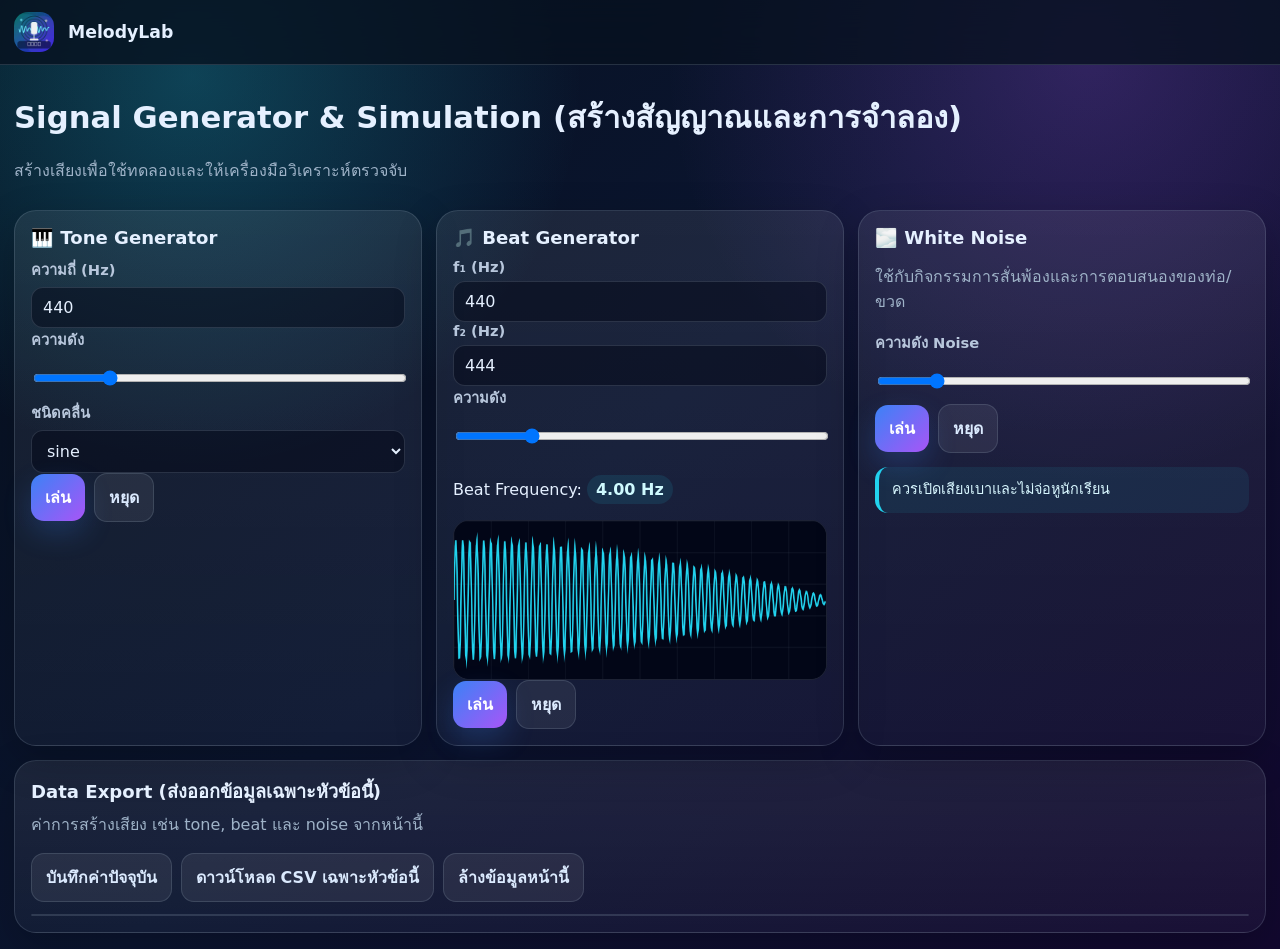
<file: generator.html>
<!DOCTYPE html><html lang="th"><head><meta charset="UTF-8"><meta name="viewport" content="width=device-width, initial-scale=1.0"><title>MelodyLab</title><meta name="description" content="MelodyLab ห้องทดลองเสียงและเก็บข้อมูล ด้วยมือถือ"><meta name="theme-color" content="#0f172a"><link rel="manifest" href="manifest.json"><link rel="icon" type="image/png" href="icon-192.png"><link rel="apple-touch-icon" href="icon-192.png"><link rel="stylesheet" href="style.css"></head><body class="detailPage page-generator"><header><div class="wrap nav detailNav"><button class="backBtn" onclick="history.length>1?history.back():location.href='index.html'">←</button><a class="brand" href="index.html"><img src="icon-192.png" alt="MelodyLab"><span>MelodyLab</span></a></div></header><main class="wrap detailMain" data-current="generator"><section class="section homeMenu"><div class="menuGrid"><a class="menuItem" href="visualizer.html"><span class="icon">〰️</span><h3>Wave Visualizer (ภาพจำลองคลื่น)</h3><p>ภาพจำลองคลื่นเสียงแบบสังเกตการณ์</p></a><a class="menuItem" href="measure.html"><span class="icon">🎙️</span><h3>Measure (วัดเสียง)</h3><p>ไมค์, RMS, dB, Fast/Slow, min/max/avg</p></a><a class="menuItem" href="analysis.html"><span class="icon">📊</span><h3>Analysis (วิเคราะห์)</h3><p>Scope, FFT, Autocorrelation, Top 3 Peaks</p></a><a class="menuItem" href="spectrogram.html"><span class="icon">🌈</span><h3>Spectrogram (สเปกโตรแกรม)</h3><p>ภาพเวลา–ความถี่และฮาร์มอนิก</p></a><a class="menuItem" href="generator.html"><span class="icon">🎹</span><h3>Generator (สร้างเสียง)</h3><p>Tone, Beat, White Noise</p></a><a class="menuItem" href="calibration.html"><span class="icon">🎯</span><h3>Calibration (ปรับเทียบ)</h3><p>เช็ก 440 Hz, ปรับ dB Offset, บันทึกรุ่นมือถือ</p></a><a class="menuItem" href="session.html"><span class="icon">💾</span><h3>Session (ส่งออกข้อมูล)</h3><p>Auto log, Raw Data, Export</p></a></div></section>
<section class="section" id="visualizer">
  <div class="sectionHead">
    <div>
      <h2>Sound Wave Visualizer (ภาพจำลองคลื่นเสียง)</h2>
      
    </div>
    <div class="actions">
      <button id="vizPlayBtn">เล่น</button>
      <button id="vizPauseBtn" class="secondary">หยุด</button>
      <button id="vizResetBtn" class="secondary">Reset</button>
      <button id="vizExportBtn" class="secondary">บันทึกภาพ PNG</button>
    </div>
  </div>
  <div class="visualizerGrid">
    <div class="card mainViz">
      <div class="vizModeBar">
        <button class="active" data-viz="longitudinal">Longitudinal</button>
        <button data-viz="pressure">Pressure</button>
        <button data-viz="displacementPressure">Displacement + Pressure</button>
        <button data-viz="speedSound">Speed of Sound S Variable Slow Motion</button>
        <button data-viz="superposition">Superposition</button>
        <button data-viz="beatsViz">Beats</button>
        <button data-viz="standingAir">Standing Wave</button>
        <button data-viz="resonanceViz">Resonance</button>
        <button data-viz="harmonicsViz">Harmonics / Timbre</button>
        <button data-viz="dopplerViz">Doppler</button>
      </div>
      <canvas id="visualizerCanvas" width="1200" height="520"></canvas>
      <div class="vizReadout">
        <div><label>Frequency f</label><b id="vizFreqOut">440 Hz</b></div>
        <div><label>Amplitude A</label><b id="vizAmpOut">0.70</b></div>
        <div><label>Wave Speed v</label><b id="vizSpeedOut">343 m/s</b></div>
        <div><label>Wavelength λ</label><b id="vizLambdaOut">0.78 m</b></div>
      </div>
    </div>

    <div class="card controlViz">
      <h3>Parameters</h3>
      <div class="field"><label>Frequency f (Hz)</label><input id="vizFreq" type="range" min="100" max="1000" step="10" value="440"></div>
      <div class="field"><label>Amplitude A</label><input id="vizAmp" type="range" min="0.1" max="1.0" step="0.05" value="0.70"></div>
      <div class="field"><label>Wave Speed v (m/s)</label><input id="vizSpeed" type="range" min="250" max="400" step="1" value="343"></div>
      <div class="field"><label>Phase / Time Speed</label><input id="vizTimeSpeed" type="range" min="0.1" max="3.0" step="0.1" value="1.0"></div>
      <div class="field"><label>Mode Setting</label>
        <select id="vizSubMode">
          <option value="closed">Air Column: closed-open</option>
          <option value="open">Air Column: open-open</option>
          <option value="sine">Timbre: sine</option>
          <option value="square">Timbre: square</option>
          <option value="sawtooth">Timbre: sawtooth</option>
        </select>
      </div>
      
    </div>
  </div>
</section>

<section class="section" id="measure"><div class="sectionHead"><div><h2><span id="micDot" class="statusDot"></span>Audio Measure & Settings (วัดเสียงและตั้งค่า)</h2><p class="sub">ตั้งค่าการวัด เลือก preset และบันทึกข้อมูลเสียงจริง</p></div></div><div class="card full"><div class="actions"><button id="startMic">🎙️ เปิดไมโครโฟน</button><button id="stopMic" class="secondary" disabled>หยุดไมค์</button><button id="captureBtn" class="good" disabled>บันทึกค่าปัจจุบัน</button><button id="autoLogBtn" class="secondary" disabled>เริ่ม Auto Log</button><button id="downloadBtn" class="secondary">ดาวน์โหลด CSV</button><button id="downloadExcelBtn" class="secondary">ดาวน์โหลด Excel</button><button id="clearBtn" class="warn">ล้างข้อมูล</button></div><p id="micStatus" class="note hidden"></p><div class="formGrid"><div class="field"><label>Preset การทดลอง</label><select id="preset"><option value="general">ทั่วไป</option><option value="tone">ส้อมเสียง/เสียงเดี่ยว</option><option value="voice">เสียงพูด</option><option value="beat">บีตส์</option><option value="resonance">ท่ออากาศ/การสั่นพ้อง</option><option value="doppler">ดอปเพลอร์</option><option value="environment">เสียงสิ่งแวดล้อม</option></select></div><div class="field"><label>ป้ายกำกับการทดลอง</label><input id="labelInput" placeholder="เช่น ส้อมเสียง 440 Hz"></div><div class="field"><label>Run / กลุ่มทดลอง</label><input id="runInput" value="Run 1"></div><div class="field teacherSetting"><label>FFT Size</label><select id="fftSize"><option>1024</option><option selected>2048</option><option>4096</option><option>8192</option></select></div><div class="field teacherSetting"><label>Smoothing</label><input id="smoothing" type="number" min="0" max="0.95" step="0.05" value="0.65"></div><div class="field"><label>Min Frequency (Hz)</label><input id="minFreq" type="number" value="50"></div><div class="field"><label>Max Frequency (Hz)</label><input id="maxFreq" type="number" value="5000"></div><div class="field"><label>dB Offset</label><input id="dbOffset" type="number" value="0" step="0.1"></div><div class="field"><label>dB Mode</label><select id="dbMode"><option value="fast">Fast</option><option value="slow">Slow</option></select></div><div class="field"><label>Auto Log Interval (s)</label><input id="logInterval" type="number" value="1" step="0.5"></div><div class="field"><label>History Length</label><input id="historyLength" type="number" value="220"></div></div></div><div class="readouts"><div class="readout"><label>ความถี่หลัก</label><strong id="mainFreqOut">-- Hz</strong></div><div class="readout"><label>FFT Peak</label><strong id="fftOut">-- Hz</strong></div><div class="readout"><label>Autocorrelation</label><strong id="autoOut">-- Hz</strong></div><div class="readout"><label>Period</label><strong id="periodOut">-- ms</strong></div><div class="readout"><label>dB</label><strong id="dbOut">-- dB</strong></div><div class="readout"><label>dB Min/Max/Avg</label><strong id="dbStatsOut">--</strong></div></div></section>
<section class="section" id="calibration">
  <div class="sectionHead">
    <div>
      <h2>Calibration Check (ตรวจสอบการปรับเทียบ)</h2>
      <p class="sub">ตรวจสอบความน่าเชื่อถือของมือถือแต่ละเครื่องก่อนเริ่มเก็บข้อมูลจริง</p>
    </div>
    <div class="actions">
      <button id="captureCalBtn" class="good" disabled>บันทึกผล Calibration</button>
      <button id="applyDbCalBtn" class="secondary">ตั้ง dB Offset จากค่าอ้างอิง</button>
      <button id="downloadCalBtn" class="secondary">ดาวน์โหลด Calibration CSV</button>
    </div>
  </div>
  <div class="grid">
    <div class="card side">
      <h3>1) ข้อมูลอุปกรณ์</h3>
      <div class="field"><label>รุ่นมือถือ</label><input id="deviceModel" placeholder="เช่น iPhone 13, Samsung A53"></div>
      <div class="field"><label>ระบบปฏิบัติการ</label><select id="deviceOS"><option>Android</option><option>iOS</option><option>อื่น ๆ</option></select></div>
      <div class="field"><label>เบราว์เซอร์</label><input id="browserName" placeholder="เช่น Chrome, Safari"></div>
      <div class="field"><label>ระยะห่างจากแหล่งเสียง</label><input id="calDistance" value="30 cm"></div>
      <p class="note compact">แนะนำให้ใช้มือถือเครื่องเดิมในแต่ละกลุ่มตลอดกิจกรรม และบันทึกข้อมูลอุปกรณ์ทุกครั้ง</p>
    </div>

    <div class="card side">
      <h3>2) เช็กความถี่อ้างอิง</h3>
      <div class="field"><label>Reference Frequency (Hz)</label><input id="refFreq" type="number" value="440" step="0.1"></div>
      <div class="field"><label>ค่าที่แอปอ่านได้ขณะนี้</label><input id="measuredFreqBox" readonly value="-- Hz"></div>
      <p>ความคลาดเคลื่อน: <span class="pill" id="freqErrorOut">--</span></p>
      <p class="small">ใช้กับ tone generator หรือส้อมเสียง เช่น 440 Hz เพื่อดูว่าเครื่องอ่านความถี่ใกล้เคียงเพียงใด</p>
    </div>

    <div class="card side">
      <h3>3) ปรับเทียบ dB Offset</h3>
      <div class="field"><label>Reference dB จากเครื่องอ้างอิง</label><input id="refDb" type="number" value="70" step="0.1"></div>
      <div class="field"><label>dB ที่แอปอ่านได้ขณะนี้</label><input id="measuredDbBox" readonly value="-- dB"></div>
      <p>Offset ที่ควรใช้: <span class="pill" id="dbCalOut">-- dB</span></p>
      <p class="small">ถ้าไม่มีเครื่องวัดเสียงจริง ให้ใช้ dB เพื่อเปรียบเทียบภายในกิจกรรมเดียวกันเท่านั้น</p>
    </div>

    <div class="card side">
      <h3>4) เสียงอ้างอิง 440 Hz</h3>
      <p class="sub">ใช้เปิดเสียงอ้างอิงเพื่อทดสอบมือถือแต่ละเครื่อง</p>
      <div class="actions"><button id="playCalTone">เล่น 440 Hz</button><button id="stopCalTone" class="secondary">หยุด</button></div>
      <p class="note compact">เปิดเสียงไม่ดังเกินไป และวางมือถือห่างจากลำโพงในระยะเท่ากันทุกกลุ่ม</p>
    </div>

    <div class="card full">
      <h3>Calibration Log</h3>
      <div class="tableWrap">
        <table>
          <thead><tr><th>เวลา</th><th>รุ่นมือถือ</th><th>OS</th><th>Browser</th><th>ระยะ</th><th>Ref Hz</th><th>Measured Hz</th><th>Error Hz</th><th>Error %</th><th>Ref dB</th><th>Measured dB</th><th>dB Offset</th></tr></thead>
          <tbody id="calBody"></tbody>
        </table>
      </div>
    </div>
  </div>
</section>

<section class="section" id="analysis"><div class="sectionHead"><div><h2>Acoustic Analysis (การวิเคราะห์เสียง)</h2><p class="sub">Scope, Spectrum, Autocorrelation, Frequency History, Peak Hold และ Top 3 Peaks</p></div><div class="actions"><button id="freezeBtn" class="secondary">Freeze Graph</button><button id="resetPeakBtn" class="secondary">Reset Peak Hold</button><button id="saveGraphsBtn" class="secondary">บันทึกกราฟ PNG</button></div></div><div class="grid"><div class="card wide"><h3>Audio Scope — รูปคลื่นตามเวลา</h3><canvas id="scopeCanvas" width="1000" height="260"></canvas></div><div class="card side"><h3>Audio Amplitude</h3><div class="meterBig" id="bigDb">--</div><p style="text-align:center"><span class="pill" id="dbLevel">รอการวัด</span></p><canvas id="ampCanvas" class="canvasSmall" width="600" height="200"></canvas></div><div class="card wide"><h3>Audio Spectrum — FFT + Peak Hold</h3><canvas id="spectrumCanvas" width="1000" height="260"></canvas></div><div class="card side"><h3>Top 3 Peaks</h3><p class="sub">ใช้กับเสียงหลายความถี่/ฮาร์มอนิก</p><ol id="topPeaks"><li>-- Hz</li><li>-- Hz</li><li>-- Hz</li></ol><h3>Audio Autocorrelation</h3><canvas id="autoCanvas" class="canvasSmall" width="600" height="200"></canvas></div><div class="card full"><h3>Frequency History</h3><canvas id="historyCanvas" width="1000" height="260"></canvas></div></div></section><section class="section" id="spectrogram"><div class="sectionHead"><div><h2>Spectrogram View (มุมมองสเปกโตรแกรม)</h2><p class="sub">ภาพเวลา–ความถี่ ใช้ดูฮาร์มอนิก เสียงพูด เครื่องดนตรี และดอปเพลอร์</p></div></div><div class="card full"><canvas id="spectrogramCanvas" class="spectrogram" width="1200" height="320"></canvas><p class="small">สีสว่าง = พลังงานเสียงมากในย่านความถี่นั้น</p></div></section><section class="section activeDetail" id="generator"><div class="sectionHead"><div><h2>Signal Generator & Simulation (สร้างสัญญาณและการจำลอง)</h2><p class="sub">สร้างเสียงเพื่อใช้ทดลองและให้เครื่องมือวิเคราะห์ตรวจจับ</p></div></div><div class="grid"><div class="card third"><h3>🎹 Tone Generator</h3><div class="field"><label>ความถี่ (Hz)</label><input id="toneFreq" type="number" value="440"></div><div class="field"><label>ความดัง</label><input id="toneVol" type="range" min="0" max="0.35" step="0.01" value="0.06"></div><div class="field"><label>ชนิดคลื่น</label><select id="toneType"><option>sine</option><option>square</option><option>triangle</option><option>sawtooth</option></select></div><div class="actions"><button id="playTone">เล่น</button><button id="stopTone" class="secondary">หยุด</button></div></div><div class="card third"><h3>🎵 Beat Generator</h3><div class="field"><label>f₁ (Hz)</label><input id="beatF1" type="number" value="440"></div><div class="field"><label>f₂ (Hz)</label><input id="beatF2" type="number" value="444"></div><div class="field"><label>ความดัง</label><input id="beatVol" type="range" min="0" max="0.35" step="0.01" value="0.06"></div><p>Beat Frequency: <span class="pill" id="beatOut">-- Hz</span></p><canvas id="beatCanvas" class="canvasSmall" width="600" height="200"></canvas><div class="actions"><button id="playBeat">เล่น</button><button id="stopBeat" class="secondary">หยุด</button></div></div><div class="card third"><h3>🌫️ White Noise</h3><p class="sub">ใช้กับกิจกรรมการสั่นพ้องและการตอบสนองของท่อ/ขวด</p><div class="field"><label>ความดัง Noise</label><input id="noiseVol" type="range" min="0" max="0.25" step="0.01" value="0.03"></div><div class="actions"><button id="playNoise">เล่น</button><button id="stopNoise" class="secondary">หยุด</button></div><p class="note compact">ควรเปิดเสียงเบาและไม่จ่อหูนักเรียน</p></div></div>

<div class="card localExportCard" data-export-name="Signal_Generator">
  <h3>Data Export (ส่งออกข้อมูลเฉพาะหัวข้อนี้)</h3>
  <p class="sub">ค่าการสร้างเสียง เช่น tone, beat และ noise จากหน้านี้</p>
  <div class="actions">
    <button class="secondary localCaptureBtn">บันทึกค่าปัจจุบัน</button>
    <button class="secondary localDownloadBtn">ดาวน์โหลด CSV เฉพาะหัวข้อนี้</button>
    <button class="secondary localClearBtn">ล้างข้อมูลหน้านี้</button>
  </div>
  <div class="tableWrap localLogWrap">
    <table>
      <thead><tr class="localHead"></tr></thead>
      <tbody class="localBody"></tbody>
    </table>
  </div>
</div>

</section><section class="section" id="resonance"><div class="sectionHead"><div><h2>Standing Wave & Resonance (คลื่นนิ่งและการสั่นพ้อง)</h2><p class="sub">เครื่องมือช่วยออกแบบการทดลองคลื่นนิ่งและการสั่นพ้องในท่ออากาศ</p></div></div><div class="grid"><div class="card side"><h3>ตั้งค่าท่อ</h3><div class="field"><label>ชนิดท่อ</label><select id="resMode"><option value="closed">ท่อปลายปิด 1 ด้าน</option><option value="open">ท่อปลายเปิด 2 ด้าน</option></select></div><div class="field"><label>อัตราเร็วเสียง v (m/s)</label><input id="resV" type="number" value="343"></div><div class="field"><label>ความยาวท่อ L (m)</label><input id="resL" type="number" value="0.25" step="0.01"></div><p>ความถี่มูลฐาน: <span class="pill" id="resOut">-- Hz</span></p><p>ฮาร์มอนิกที่คาดได้: <span class="pill" id="harmonicsOut">--</span></p></div><div class="card wide"><h3>Resonance Peaks — ค่าที่คาดจากทฤษฎี</h3><canvas id="resonanceCanvas" width="1000" height="260"></canvas></div></div></section><section class="section" id="session"><div class="sectionHead"><div><h2>Data Export Center (ศูนย์ส่งออกข้อมูล)</h2><p class="sub">บันทึกข้อมูลดิบ เลือกคอลัมน์ และส่งออก CSV/Excel เพื่อให้นักเรียนนำไปวิเคราะห์เอง</p></div><div class="actions"><button id="saveSettingsBtn" class="secondary">Save Settings</button><button id="resetSettingsBtn" class="secondary">Reset Settings</button><button id="configLinkBtn" class="secondary">Copy Config Link</button></div></div><div class="grid"><div class="card full"><h3>เลือกคอลัมน์ Export</h3><div class="toggle" id="columnToggles"></div></div><div class="card full"><h3>Data Log</h3><div class="tableWrap"><table><thead><tr id="logHead"></tr></thead><tbody id="logBody"></tbody></table></div></div></div></section></main><script src="app.js"></script></body></html>
</file>
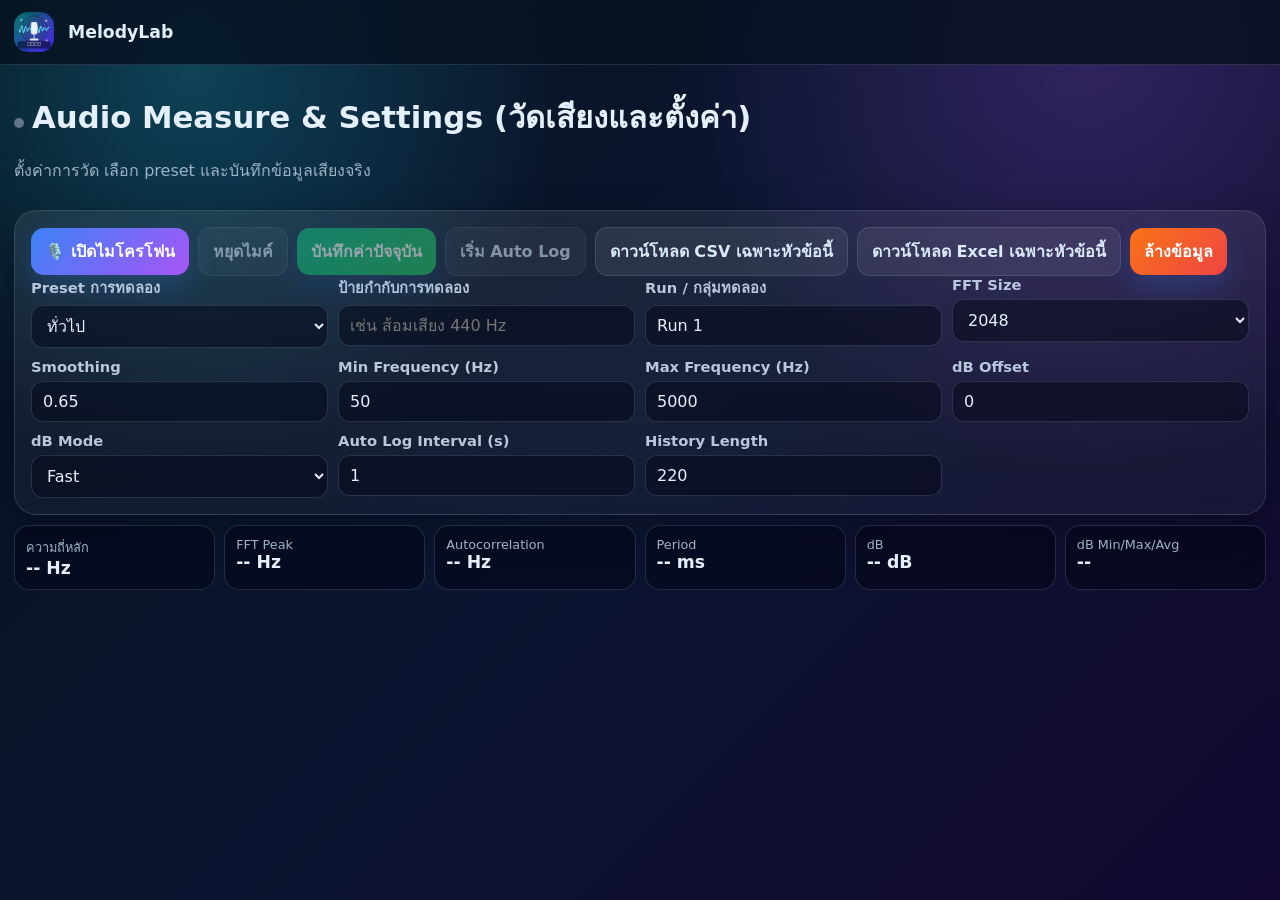
<file: measure.html>
<!DOCTYPE html><html lang="th"><head><meta charset="UTF-8"><meta name="viewport" content="width=device-width, initial-scale=1.0"><title>MelodyLab</title><meta name="description" content="MelodyLab ห้องทดลองเสียงและเก็บข้อมูล ด้วยมือถือ"><meta name="theme-color" content="#0f172a"><link rel="manifest" href="manifest.json"><link rel="icon" type="image/png" href="icon-192.png"><link rel="apple-touch-icon" href="icon-192.png"><link rel="stylesheet" href="style.css"></head><body class="detailPage page-measure"><header><div class="wrap nav detailNav"><button class="backBtn" onclick="history.length>1?history.back():location.href='index.html'">←</button><a class="brand" href="index.html"><img src="icon-192.png" alt="MelodyLab"><span>MelodyLab</span></a></div></header><main class="wrap detailMain" data-current="measure"><section class="section homeMenu"><div class="menuGrid"><a class="menuItem" href="visualizer.html"><span class="icon">〰️</span><h3>Wave Visualizer (ภาพจำลองคลื่น)</h3><p>ภาพจำลองคลื่นเสียงแบบสังเกตการณ์</p></a><a class="menuItem" href="measure.html"><span class="icon">🎙️</span><h3>Measure (วัดเสียง)</h3><p>ไมค์, RMS, dB, Fast/Slow, min/max/avg</p></a><a class="menuItem" href="analysis.html"><span class="icon">📊</span><h3>Analysis (วิเคราะห์)</h3><p>Scope, FFT, Autocorrelation, Top 3 Peaks</p></a><a class="menuItem" href="spectrogram.html"><span class="icon">🌈</span><h3>Spectrogram (สเปกโตรแกรม)</h3><p>ภาพเวลา–ความถี่และฮาร์มอนิก</p></a><a class="menuItem" href="generator.html"><span class="icon">🎹</span><h3>Generator (สร้างเสียง)</h3><p>Tone, Beat, White Noise</p></a><a class="menuItem" href="calibration.html"><span class="icon">🎯</span><h3>Calibration (ปรับเทียบ)</h3><p>เช็ก 440 Hz, ปรับ dB Offset, บันทึกรุ่นมือถือ</p></a><a class="menuItem" href="session.html"><span class="icon">💾</span><h3>Session (ส่งออกข้อมูล)</h3><p>Auto log, Raw Data, Export</p></a></div></section>
<section class="section" id="visualizer">
  <div class="sectionHead">
    <div>
      <h2>Sound Wave Visualizer (ภาพจำลองคลื่นเสียง)</h2>
      
    </div>
    <div class="actions">
      <button id="vizPlayBtn">เล่น</button>
      <button id="vizPauseBtn" class="secondary">หยุด</button>
      <button id="vizResetBtn" class="secondary">Reset</button>
      <button id="vizExportBtn" class="secondary">บันทึกภาพ PNG</button>
    </div>
  </div>
  <div class="visualizerGrid">
    <div class="card mainViz">
      <div class="vizModeBar">
        <button class="active" data-viz="longitudinal">Longitudinal</button>
        <button data-viz="pressure">Pressure</button>
        <button data-viz="displacementPressure">Displacement + Pressure</button>
        <button data-viz="speedSound">Speed of Sound S Variable Slow Motion</button>
        <button data-viz="superposition">Superposition</button>
        <button data-viz="beatsViz">Beats</button>
        <button data-viz="standingAir">Standing Wave</button>
        <button data-viz="resonanceViz">Resonance</button>
        <button data-viz="harmonicsViz">Harmonics / Timbre</button>
        <button data-viz="dopplerViz">Doppler</button>
      </div>
      <canvas id="visualizerCanvas" width="1200" height="520"></canvas>
      <div class="vizReadout">
        <div><label>Frequency f</label><b id="vizFreqOut">440 Hz</b></div>
        <div><label>Amplitude A</label><b id="vizAmpOut">0.70</b></div>
        <div><label>Wave Speed v</label><b id="vizSpeedOut">343 m/s</b></div>
        <div><label>Wavelength λ</label><b id="vizLambdaOut">0.78 m</b></div>
      </div>
    </div>

    <div class="card controlViz">
      <h3>Parameters</h3>
      <div class="field"><label>Frequency f (Hz)</label><input id="vizFreq" type="range" min="100" max="1000" step="10" value="440"></div>
      <div class="field"><label>Amplitude A</label><input id="vizAmp" type="range" min="0.1" max="1.0" step="0.05" value="0.70"></div>
      <div class="field"><label>Wave Speed v (m/s)</label><input id="vizSpeed" type="range" min="250" max="400" step="1" value="343"></div>
      <div class="field"><label>Phase / Time Speed</label><input id="vizTimeSpeed" type="range" min="0.1" max="3.0" step="0.1" value="1.0"></div>
      <div class="field"><label>Mode Setting</label>
        <select id="vizSubMode">
          <option value="closed">Air Column: closed-open</option>
          <option value="open">Air Column: open-open</option>
          <option value="sine">Timbre: sine</option>
          <option value="square">Timbre: square</option>
          <option value="sawtooth">Timbre: sawtooth</option>
        </select>
      </div>
      
    </div>
  </div>
</section>

<section class="section activeDetail" id="measure"><div class="sectionHead"><div><h2><span id="micDot" class="statusDot"></span>Audio Measure & Settings (วัดเสียงและตั้งค่า)</h2><p class="sub">ตั้งค่าการวัด เลือก preset และบันทึกข้อมูลเสียงจริง</p></div></div><div class="card full"><div class="actions"><button id="startMic">🎙️ เปิดไมโครโฟน</button><button id="stopMic" class="secondary" disabled>หยุดไมค์</button><button id="captureBtn" class="good" disabled>บันทึกค่าปัจจุบัน</button><button id="autoLogBtn" class="secondary" disabled>เริ่ม Auto Log</button><button id="downloadBtn" class="secondary">ดาวน์โหลด CSV เฉพาะหัวข้อนี้</button><button id="downloadExcelBtn" class="secondary">ดาวน์โหลด Excel เฉพาะหัวข้อนี้</button><button id="clearBtn" class="warn">ล้างข้อมูล</button></div><p id="micStatus" class="note hidden"></p><div class="formGrid"><div class="field"><label>Preset การทดลอง</label><select id="preset"><option value="general">ทั่วไป</option><option value="tone">ส้อมเสียง/เสียงเดี่ยว</option><option value="voice">เสียงพูด</option><option value="beat">บีตส์</option><option value="resonance">ท่ออากาศ/การสั่นพ้อง</option><option value="doppler">ดอปเพลอร์</option><option value="environment">เสียงสิ่งแวดล้อม</option></select></div><div class="field"><label>ป้ายกำกับการทดลอง</label><input id="labelInput" placeholder="เช่น ส้อมเสียง 440 Hz"></div><div class="field"><label>Run / กลุ่มทดลอง</label><input id="runInput" value="Run 1"></div><div class="field teacherSetting"><label>FFT Size</label><select id="fftSize"><option>1024</option><option selected>2048</option><option>4096</option><option>8192</option></select></div><div class="field teacherSetting"><label>Smoothing</label><input id="smoothing" type="number" min="0" max="0.95" step="0.05" value="0.65"></div><div class="field"><label>Min Frequency (Hz)</label><input id="minFreq" type="number" value="50"></div><div class="field"><label>Max Frequency (Hz)</label><input id="maxFreq" type="number" value="5000"></div><div class="field"><label>dB Offset</label><input id="dbOffset" type="number" value="0" step="0.1"></div><div class="field"><label>dB Mode</label><select id="dbMode"><option value="fast">Fast</option><option value="slow">Slow</option></select></div><div class="field"><label>Auto Log Interval (s)</label><input id="logInterval" type="number" value="1" step="0.5"></div><div class="field"><label>History Length</label><input id="historyLength" type="number" value="220"></div></div></div><div class="readouts"><div class="readout"><label>ความถี่หลัก</label><strong id="mainFreqOut">-- Hz</strong></div><div class="readout"><label>FFT Peak</label><strong id="fftOut">-- Hz</strong></div><div class="readout"><label>Autocorrelation</label><strong id="autoOut">-- Hz</strong></div><div class="readout"><label>Period</label><strong id="periodOut">-- ms</strong></div><div class="readout"><label>dB</label><strong id="dbOut">-- dB</strong></div><div class="readout"><label>dB Min/Max/Avg</label><strong id="dbStatsOut">--</strong></div></div></section>
<section class="section" id="calibration">
  <div class="sectionHead">
    <div>
      <h2>Calibration Check (ตรวจสอบการปรับเทียบ)</h2>
      <p class="sub">ตรวจสอบความน่าเชื่อถือของมือถือแต่ละเครื่องก่อนเริ่มเก็บข้อมูลจริง</p>
    </div>
    <div class="actions">
      <button id="captureCalBtn" class="good" disabled>บันทึกผล Calibration</button>
      <button id="applyDbCalBtn" class="secondary">ตั้ง dB Offset จากค่าอ้างอิง</button>
      <button id="downloadCalBtn" class="secondary">ดาวน์โหลด Calibration CSV</button>
    </div>
  </div>
  <div class="grid">
    <div class="card side">
      <h3>1) ข้อมูลอุปกรณ์</h3>
      <div class="field"><label>รุ่นมือถือ</label><input id="deviceModel" placeholder="เช่น iPhone 13, Samsung A53"></div>
      <div class="field"><label>ระบบปฏิบัติการ</label><select id="deviceOS"><option>Android</option><option>iOS</option><option>อื่น ๆ</option></select></div>
      <div class="field"><label>เบราว์เซอร์</label><input id="browserName" placeholder="เช่น Chrome, Safari"></div>
      <div class="field"><label>ระยะห่างจากแหล่งเสียง</label><input id="calDistance" value="30 cm"></div>
      <p class="note compact">แนะนำให้ใช้มือถือเครื่องเดิมในแต่ละกลุ่มตลอดกิจกรรม และบันทึกข้อมูลอุปกรณ์ทุกครั้ง</p>
    </div>

    <div class="card side">
      <h3>2) เช็กความถี่อ้างอิง</h3>
      <div class="field"><label>Reference Frequency (Hz)</label><input id="refFreq" type="number" value="440" step="0.1"></div>
      <div class="field"><label>ค่าที่แอปอ่านได้ขณะนี้</label><input id="measuredFreqBox" readonly value="-- Hz"></div>
      <p>ความคลาดเคลื่อน: <span class="pill" id="freqErrorOut">--</span></p>
      <p class="small">ใช้กับ tone generator หรือส้อมเสียง เช่น 440 Hz เพื่อดูว่าเครื่องอ่านความถี่ใกล้เคียงเพียงใด</p>
    </div>

    <div class="card side">
      <h3>3) ปรับเทียบ dB Offset</h3>
      <div class="field"><label>Reference dB จากเครื่องอ้างอิง</label><input id="refDb" type="number" value="70" step="0.1"></div>
      <div class="field"><label>dB ที่แอปอ่านได้ขณะนี้</label><input id="measuredDbBox" readonly value="-- dB"></div>
      <p>Offset ที่ควรใช้: <span class="pill" id="dbCalOut">-- dB</span></p>
      <p class="small">ถ้าไม่มีเครื่องวัดเสียงจริง ให้ใช้ dB เพื่อเปรียบเทียบภายในกิจกรรมเดียวกันเท่านั้น</p>
    </div>

    <div class="card side">
      <h3>4) เสียงอ้างอิง 440 Hz</h3>
      <p class="sub">ใช้เปิดเสียงอ้างอิงเพื่อทดสอบมือถือแต่ละเครื่อง</p>
      <div class="actions"><button id="playCalTone">เล่น 440 Hz</button><button id="stopCalTone" class="secondary">หยุด</button></div>
      <p class="note compact">เปิดเสียงไม่ดังเกินไป และวางมือถือห่างจากลำโพงในระยะเท่ากันทุกกลุ่ม</p>
    </div>

    <div class="card full">
      <h3>Calibration Log</h3>
      <div class="tableWrap">
        <table>
          <thead><tr><th>เวลา</th><th>รุ่นมือถือ</th><th>OS</th><th>Browser</th><th>ระยะ</th><th>Ref Hz</th><th>Measured Hz</th><th>Error Hz</th><th>Error %</th><th>Ref dB</th><th>Measured dB</th><th>dB Offset</th></tr></thead>
          <tbody id="calBody"></tbody>
        </table>
      </div>
    </div>
  </div>
</section>

<section class="section" id="analysis"><div class="sectionHead"><div><h2>Acoustic Analysis (การวิเคราะห์เสียง)</h2><p class="sub">Scope, Spectrum, Autocorrelation, Frequency History, Peak Hold และ Top 3 Peaks</p></div><div class="actions"><button id="freezeBtn" class="secondary">Freeze Graph</button><button id="resetPeakBtn" class="secondary">Reset Peak Hold</button><button id="saveGraphsBtn" class="secondary">บันทึกกราฟ PNG</button></div></div><div class="grid"><div class="card wide"><h3>Audio Scope — รูปคลื่นตามเวลา</h3><canvas id="scopeCanvas" width="1000" height="260"></canvas></div><div class="card side"><h3>Audio Amplitude</h3><div class="meterBig" id="bigDb">--</div><p style="text-align:center"><span class="pill" id="dbLevel">รอการวัด</span></p><canvas id="ampCanvas" class="canvasSmall" width="600" height="200"></canvas></div><div class="card wide"><h3>Audio Spectrum — FFT + Peak Hold</h3><canvas id="spectrumCanvas" width="1000" height="260"></canvas></div><div class="card side"><h3>Top 3 Peaks</h3><p class="sub">ใช้กับเสียงหลายความถี่/ฮาร์มอนิก</p><ol id="topPeaks"><li>-- Hz</li><li>-- Hz</li><li>-- Hz</li></ol><h3>Audio Autocorrelation</h3><canvas id="autoCanvas" class="canvasSmall" width="600" height="200"></canvas></div><div class="card full"><h3>Frequency History</h3><canvas id="historyCanvas" width="1000" height="260"></canvas></div></div></section><section class="section" id="spectrogram"><div class="sectionHead"><div><h2>Spectrogram View (มุมมองสเปกโตรแกรม)</h2><p class="sub">ภาพเวลา–ความถี่ ใช้ดูฮาร์มอนิก เสียงพูด เครื่องดนตรี และดอปเพลอร์</p></div></div><div class="card full"><canvas id="spectrogramCanvas" class="spectrogram" width="1200" height="320"></canvas><p class="small">สีสว่าง = พลังงานเสียงมากในย่านความถี่นั้น</p></div></section><section class="section" id="generator"><div class="sectionHead"><div><h2>Signal Generator & Simulation (สร้างสัญญาณและการจำลอง)</h2><p class="sub">สร้างเสียงเพื่อใช้ทดลองและให้เครื่องมือวิเคราะห์ตรวจจับ</p></div></div><div class="grid"><div class="card third"><h3>🎹 Tone Generator</h3><div class="field"><label>ความถี่ (Hz)</label><input id="toneFreq" type="number" value="440"></div><div class="field"><label>ความดัง</label><input id="toneVol" type="range" min="0" max="0.35" step="0.01" value="0.06"></div><div class="field"><label>ชนิดคลื่น</label><select id="toneType"><option>sine</option><option>square</option><option>triangle</option><option>sawtooth</option></select></div><div class="actions"><button id="playTone">เล่น</button><button id="stopTone" class="secondary">หยุด</button></div></div><div class="card third"><h3>🎵 Beat Generator</h3><div class="field"><label>f₁ (Hz)</label><input id="beatF1" type="number" value="440"></div><div class="field"><label>f₂ (Hz)</label><input id="beatF2" type="number" value="444"></div><div class="field"><label>ความดัง</label><input id="beatVol" type="range" min="0" max="0.35" step="0.01" value="0.06"></div><p>Beat Frequency: <span class="pill" id="beatOut">-- Hz</span></p><canvas id="beatCanvas" class="canvasSmall" width="600" height="200"></canvas><div class="actions"><button id="playBeat">เล่น</button><button id="stopBeat" class="secondary">หยุด</button></div></div><div class="card third"><h3>🌫️ White Noise</h3><p class="sub">ใช้กับกิจกรรมการสั่นพ้องและการตอบสนองของท่อ/ขวด</p><div class="field"><label>ความดัง Noise</label><input id="noiseVol" type="range" min="0" max="0.25" step="0.01" value="0.03"></div><div class="actions"><button id="playNoise">เล่น</button><button id="stopNoise" class="secondary">หยุด</button></div><p class="note compact">ควรเปิดเสียงเบาและไม่จ่อหูนักเรียน</p></div></div></section><section class="section" id="resonance"><div class="sectionHead"><div><h2>Standing Wave & Resonance (คลื่นนิ่งและการสั่นพ้อง)</h2><p class="sub">เครื่องมือช่วยออกแบบการทดลองคลื่นนิ่งและการสั่นพ้องในท่ออากาศ</p></div></div><div class="grid"><div class="card side"><h3>ตั้งค่าท่อ</h3><div class="field"><label>ชนิดท่อ</label><select id="resMode"><option value="closed">ท่อปลายปิด 1 ด้าน</option><option value="open">ท่อปลายเปิด 2 ด้าน</option></select></div><div class="field"><label>อัตราเร็วเสียง v (m/s)</label><input id="resV" type="number" value="343"></div><div class="field"><label>ความยาวท่อ L (m)</label><input id="resL" type="number" value="0.25" step="0.01"></div><p>ความถี่มูลฐาน: <span class="pill" id="resOut">-- Hz</span></p><p>ฮาร์มอนิกที่คาดได้: <span class="pill" id="harmonicsOut">--</span></p></div><div class="card wide"><h3>Resonance Peaks — ค่าที่คาดจากทฤษฎี</h3><canvas id="resonanceCanvas" width="1000" height="260"></canvas></div></div></section><section class="section" id="session"><div class="sectionHead"><div><h2>Data Export Center (ศูนย์ส่งออกข้อมูล)</h2><p class="sub">บันทึกข้อมูลดิบ เลือกคอลัมน์ และส่งออก CSV/Excel เพื่อให้นักเรียนนำไปวิเคราะห์เอง</p></div><div class="actions"><button id="saveSettingsBtn" class="secondary">Save Settings</button><button id="resetSettingsBtn" class="secondary">Reset Settings</button><button id="configLinkBtn" class="secondary">Copy Config Link</button></div></div><div class="grid"><div class="card full"><h3>เลือกคอลัมน์ Export</h3><div class="toggle" id="columnToggles"></div></div><div class="card full"><h3>Data Log (ข้อมูลเฉพาะหัวข้อ Measure)</h3><div class="tableWrap"><table><thead><tr id="logHead"></tr></thead><tbody id="logBody"></tbody></table></div></div></div></section></main><script src="app.js"></script></body></html>
</file>
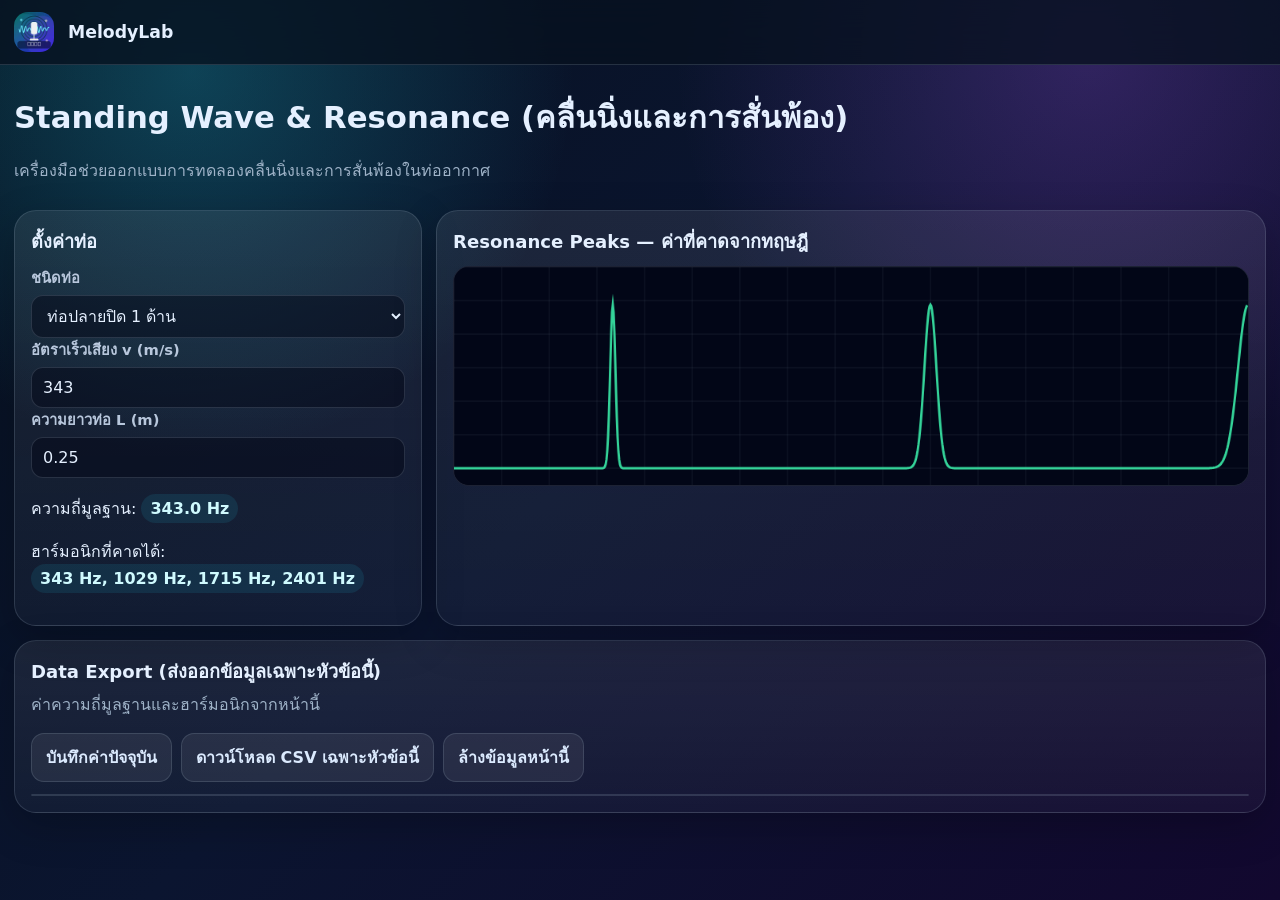
<file: resonance.html>
<!DOCTYPE html><html lang="th"><head><meta charset="UTF-8"><meta name="viewport" content="width=device-width, initial-scale=1.0"><title>MelodyLab</title><meta name="description" content="MelodyLab ห้องทดลองเสียงและเก็บข้อมูล ด้วยมือถือ"><meta name="theme-color" content="#0f172a"><link rel="manifest" href="manifest.json"><link rel="icon" type="image/png" href="icon-192.png"><link rel="apple-touch-icon" href="icon-192.png"><link rel="stylesheet" href="style.css"></head><body class="detailPage page-resonance"><header><div class="wrap nav detailNav"><button class="backBtn" onclick="history.length>1?history.back():location.href='index.html'">←</button><a class="brand" href="index.html"><img src="icon-192.png" alt="MelodyLab"><span>MelodyLab</span></a></div></header><main class="wrap detailMain" data-current="resonance"><section class="section homeMenu"><div class="menuGrid"><a class="menuItem" href="visualizer.html"><span class="icon">〰️</span><h3>Wave Visualizer (ภาพจำลองคลื่น)</h3><p>ภาพจำลองคลื่นเสียงแบบสังเกตการณ์</p></a><a class="menuItem" href="measure.html"><span class="icon">🎙️</span><h3>Measure (วัดเสียง)</h3><p>ไมค์, RMS, dB, Fast/Slow, min/max/avg</p></a><a class="menuItem" href="analysis.html"><span class="icon">📊</span><h3>Analysis (วิเคราะห์)</h3><p>Scope, FFT, Autocorrelation, Top 3 Peaks</p></a><a class="menuItem" href="spectrogram.html"><span class="icon">🌈</span><h3>Spectrogram (สเปกโตรแกรม)</h3><p>ภาพเวลา–ความถี่และฮาร์มอนิก</p></a><a class="menuItem" href="generator.html"><span class="icon">🎹</span><h3>Generator (สร้างเสียง)</h3><p>Tone, Beat, White Noise</p></a><a class="menuItem" href="calibration.html"><span class="icon">🎯</span><h3>Calibration (ปรับเทียบ)</h3><p>เช็ก 440 Hz, ปรับ dB Offset, บันทึกรุ่นมือถือ</p></a><a class="menuItem" href="session.html"><span class="icon">💾</span><h3>Session (ส่งออกข้อมูล)</h3><p>Auto log, Raw Data, Export</p></a></div></section>
<section class="section" id="visualizer">
  <div class="sectionHead">
    <div>
      <h2>Sound Wave Visualizer (ภาพจำลองคลื่นเสียง)</h2>
      
    </div>
    <div class="actions">
      <button id="vizPlayBtn">เล่น</button>
      <button id="vizPauseBtn" class="secondary">หยุด</button>
      <button id="vizResetBtn" class="secondary">Reset</button>
      <button id="vizExportBtn" class="secondary">บันทึกภาพ PNG</button>
    </div>
  </div>
  <div class="visualizerGrid">
    <div class="card mainViz">
      <div class="vizModeBar">
        <button class="active" data-viz="longitudinal">Longitudinal</button>
        <button data-viz="pressure">Pressure</button>
        <button data-viz="displacementPressure">Displacement + Pressure</button>
        <button data-viz="speedSound">Speed of Sound S Variable Slow Motion</button>
        <button data-viz="superposition">Superposition</button>
        <button data-viz="beatsViz">Beats</button>
        <button data-viz="standingAir">Standing Wave</button>
        <button data-viz="resonanceViz">Resonance</button>
        <button data-viz="harmonicsViz">Harmonics / Timbre</button>
        <button data-viz="dopplerViz">Doppler</button>
      </div>
      <canvas id="visualizerCanvas" width="1200" height="520"></canvas>
      <div class="vizReadout">
        <div><label>Frequency f</label><b id="vizFreqOut">440 Hz</b></div>
        <div><label>Amplitude A</label><b id="vizAmpOut">0.70</b></div>
        <div><label>Wave Speed v</label><b id="vizSpeedOut">343 m/s</b></div>
        <div><label>Wavelength λ</label><b id="vizLambdaOut">0.78 m</b></div>
      </div>
    </div>

    <div class="card controlViz">
      <h3>Parameters</h3>
      <div class="field"><label>Frequency f (Hz)</label><input id="vizFreq" type="range" min="100" max="1000" step="10" value="440"></div>
      <div class="field"><label>Amplitude A</label><input id="vizAmp" type="range" min="0.1" max="1.0" step="0.05" value="0.70"></div>
      <div class="field"><label>Wave Speed v (m/s)</label><input id="vizSpeed" type="range" min="250" max="400" step="1" value="343"></div>
      <div class="field"><label>Phase / Time Speed</label><input id="vizTimeSpeed" type="range" min="0.1" max="3.0" step="0.1" value="1.0"></div>
      <div class="field"><label>Mode Setting</label>
        <select id="vizSubMode">
          <option value="closed">Air Column: closed-open</option>
          <option value="open">Air Column: open-open</option>
          <option value="sine">Timbre: sine</option>
          <option value="square">Timbre: square</option>
          <option value="sawtooth">Timbre: sawtooth</option>
        </select>
      </div>
      
    </div>
  </div>
</section>

<section class="section" id="measure"><div class="sectionHead"><div><h2><span id="micDot" class="statusDot"></span>Audio Measure & Settings (วัดเสียงและตั้งค่า)</h2><p class="sub">ตั้งค่าการวัด เลือก preset และบันทึกข้อมูลเสียงจริง</p></div></div><div class="card full"><div class="actions"><button id="startMic">🎙️ เปิดไมโครโฟน</button><button id="stopMic" class="secondary" disabled>หยุดไมค์</button><button id="captureBtn" class="good" disabled>บันทึกค่าปัจจุบัน</button><button id="autoLogBtn" class="secondary" disabled>เริ่ม Auto Log</button><button id="downloadBtn" class="secondary">ดาวน์โหลด CSV</button><button id="downloadExcelBtn" class="secondary">ดาวน์โหลด Excel</button><button id="clearBtn" class="warn">ล้างข้อมูล</button></div><p id="micStatus" class="note hidden"></p><div class="formGrid"><div class="field"><label>Preset การทดลอง</label><select id="preset"><option value="general">ทั่วไป</option><option value="tone">ส้อมเสียง/เสียงเดี่ยว</option><option value="voice">เสียงพูด</option><option value="beat">บีตส์</option><option value="resonance">ท่ออากาศ/การสั่นพ้อง</option><option value="doppler">ดอปเพลอร์</option><option value="environment">เสียงสิ่งแวดล้อม</option></select></div><div class="field"><label>ป้ายกำกับการทดลอง</label><input id="labelInput" placeholder="เช่น ส้อมเสียง 440 Hz"></div><div class="field"><label>Run / กลุ่มทดลอง</label><input id="runInput" value="Run 1"></div><div class="field teacherSetting"><label>FFT Size</label><select id="fftSize"><option>1024</option><option selected>2048</option><option>4096</option><option>8192</option></select></div><div class="field teacherSetting"><label>Smoothing</label><input id="smoothing" type="number" min="0" max="0.95" step="0.05" value="0.65"></div><div class="field"><label>Min Frequency (Hz)</label><input id="minFreq" type="number" value="50"></div><div class="field"><label>Max Frequency (Hz)</label><input id="maxFreq" type="number" value="5000"></div><div class="field"><label>dB Offset</label><input id="dbOffset" type="number" value="0" step="0.1"></div><div class="field"><label>dB Mode</label><select id="dbMode"><option value="fast">Fast</option><option value="slow">Slow</option></select></div><div class="field"><label>Auto Log Interval (s)</label><input id="logInterval" type="number" value="1" step="0.5"></div><div class="field"><label>History Length</label><input id="historyLength" type="number" value="220"></div></div></div><div class="readouts"><div class="readout"><label>ความถี่หลัก</label><strong id="mainFreqOut">-- Hz</strong></div><div class="readout"><label>FFT Peak</label><strong id="fftOut">-- Hz</strong></div><div class="readout"><label>Autocorrelation</label><strong id="autoOut">-- Hz</strong></div><div class="readout"><label>Period</label><strong id="periodOut">-- ms</strong></div><div class="readout"><label>dB</label><strong id="dbOut">-- dB</strong></div><div class="readout"><label>dB Min/Max/Avg</label><strong id="dbStatsOut">--</strong></div></div></section>
<section class="section" id="calibration">
  <div class="sectionHead">
    <div>
      <h2>Calibration Check (ตรวจสอบการปรับเทียบ)</h2>
      <p class="sub">ตรวจสอบความน่าเชื่อถือของมือถือแต่ละเครื่องก่อนเริ่มเก็บข้อมูลจริง</p>
    </div>
    <div class="actions">
      <button id="captureCalBtn" class="good" disabled>บันทึกผล Calibration</button>
      <button id="applyDbCalBtn" class="secondary">ตั้ง dB Offset จากค่าอ้างอิง</button>
      <button id="downloadCalBtn" class="secondary">ดาวน์โหลด Calibration CSV</button>
    </div>
  </div>
  <div class="grid">
    <div class="card side">
      <h3>1) ข้อมูลอุปกรณ์</h3>
      <div class="field"><label>รุ่นมือถือ</label><input id="deviceModel" placeholder="เช่น iPhone 13, Samsung A53"></div>
      <div class="field"><label>ระบบปฏิบัติการ</label><select id="deviceOS"><option>Android</option><option>iOS</option><option>อื่น ๆ</option></select></div>
      <div class="field"><label>เบราว์เซอร์</label><input id="browserName" placeholder="เช่น Chrome, Safari"></div>
      <div class="field"><label>ระยะห่างจากแหล่งเสียง</label><input id="calDistance" value="30 cm"></div>
      <p class="note compact">แนะนำให้ใช้มือถือเครื่องเดิมในแต่ละกลุ่มตลอดกิจกรรม และบันทึกข้อมูลอุปกรณ์ทุกครั้ง</p>
    </div>

    <div class="card side">
      <h3>2) เช็กความถี่อ้างอิง</h3>
      <div class="field"><label>Reference Frequency (Hz)</label><input id="refFreq" type="number" value="440" step="0.1"></div>
      <div class="field"><label>ค่าที่แอปอ่านได้ขณะนี้</label><input id="measuredFreqBox" readonly value="-- Hz"></div>
      <p>ความคลาดเคลื่อน: <span class="pill" id="freqErrorOut">--</span></p>
      <p class="small">ใช้กับ tone generator หรือส้อมเสียง เช่น 440 Hz เพื่อดูว่าเครื่องอ่านความถี่ใกล้เคียงเพียงใด</p>
    </div>

    <div class="card side">
      <h3>3) ปรับเทียบ dB Offset</h3>
      <div class="field"><label>Reference dB จากเครื่องอ้างอิง</label><input id="refDb" type="number" value="70" step="0.1"></div>
      <div class="field"><label>dB ที่แอปอ่านได้ขณะนี้</label><input id="measuredDbBox" readonly value="-- dB"></div>
      <p>Offset ที่ควรใช้: <span class="pill" id="dbCalOut">-- dB</span></p>
      <p class="small">ถ้าไม่มีเครื่องวัดเสียงจริง ให้ใช้ dB เพื่อเปรียบเทียบภายในกิจกรรมเดียวกันเท่านั้น</p>
    </div>

    <div class="card side">
      <h3>4) เสียงอ้างอิง 440 Hz</h3>
      <p class="sub">ใช้เปิดเสียงอ้างอิงเพื่อทดสอบมือถือแต่ละเครื่อง</p>
      <div class="actions"><button id="playCalTone">เล่น 440 Hz</button><button id="stopCalTone" class="secondary">หยุด</button></div>
      <p class="note compact">เปิดเสียงไม่ดังเกินไป และวางมือถือห่างจากลำโพงในระยะเท่ากันทุกกลุ่ม</p>
    </div>

    <div class="card full">
      <h3>Calibration Log</h3>
      <div class="tableWrap">
        <table>
          <thead><tr><th>เวลา</th><th>รุ่นมือถือ</th><th>OS</th><th>Browser</th><th>ระยะ</th><th>Ref Hz</th><th>Measured Hz</th><th>Error Hz</th><th>Error %</th><th>Ref dB</th><th>Measured dB</th><th>dB Offset</th></tr></thead>
          <tbody id="calBody"></tbody>
        </table>
      </div>
    </div>
  </div>
</section>

<section class="section" id="analysis"><div class="sectionHead"><div><h2>Acoustic Analysis (การวิเคราะห์เสียง)</h2><p class="sub">Scope, Spectrum, Autocorrelation, Frequency History, Peak Hold และ Top 3 Peaks</p></div><div class="actions"><button id="freezeBtn" class="secondary">Freeze Graph</button><button id="resetPeakBtn" class="secondary">Reset Peak Hold</button><button id="saveGraphsBtn" class="secondary">บันทึกกราฟ PNG</button></div></div><div class="grid"><div class="card wide"><h3>Audio Scope — รูปคลื่นตามเวลา</h3><canvas id="scopeCanvas" width="1000" height="260"></canvas></div><div class="card side"><h3>Audio Amplitude</h3><div class="meterBig" id="bigDb">--</div><p style="text-align:center"><span class="pill" id="dbLevel">รอการวัด</span></p><canvas id="ampCanvas" class="canvasSmall" width="600" height="200"></canvas></div><div class="card wide"><h3>Audio Spectrum — FFT + Peak Hold</h3><canvas id="spectrumCanvas" width="1000" height="260"></canvas></div><div class="card side"><h3>Top 3 Peaks</h3><p class="sub">ใช้กับเสียงหลายความถี่/ฮาร์มอนิก</p><ol id="topPeaks"><li>-- Hz</li><li>-- Hz</li><li>-- Hz</li></ol><h3>Audio Autocorrelation</h3><canvas id="autoCanvas" class="canvasSmall" width="600" height="200"></canvas></div><div class="card full"><h3>Frequency History</h3><canvas id="historyCanvas" width="1000" height="260"></canvas></div></div></section><section class="section" id="spectrogram"><div class="sectionHead"><div><h2>Spectrogram View (มุมมองสเปกโตรแกรม)</h2><p class="sub">ภาพเวลา–ความถี่ ใช้ดูฮาร์มอนิก เสียงพูด เครื่องดนตรี และดอปเพลอร์</p></div></div><div class="card full"><canvas id="spectrogramCanvas" class="spectrogram" width="1200" height="320"></canvas><p class="small">สีสว่าง = พลังงานเสียงมากในย่านความถี่นั้น</p></div></section><section class="section" id="generator"><div class="sectionHead"><div><h2>Signal Generator & Simulation (สร้างสัญญาณและการจำลอง)</h2><p class="sub">สร้างเสียงเพื่อใช้ทดลองและให้เครื่องมือวิเคราะห์ตรวจจับ</p></div></div><div class="grid"><div class="card third"><h3>🎹 Tone Generator</h3><div class="field"><label>ความถี่ (Hz)</label><input id="toneFreq" type="number" value="440"></div><div class="field"><label>ความดัง</label><input id="toneVol" type="range" min="0" max="0.35" step="0.01" value="0.06"></div><div class="field"><label>ชนิดคลื่น</label><select id="toneType"><option>sine</option><option>square</option><option>triangle</option><option>sawtooth</option></select></div><div class="actions"><button id="playTone">เล่น</button><button id="stopTone" class="secondary">หยุด</button></div></div><div class="card third"><h3>🎵 Beat Generator</h3><div class="field"><label>f₁ (Hz)</label><input id="beatF1" type="number" value="440"></div><div class="field"><label>f₂ (Hz)</label><input id="beatF2" type="number" value="444"></div><div class="field"><label>ความดัง</label><input id="beatVol" type="range" min="0" max="0.35" step="0.01" value="0.06"></div><p>Beat Frequency: <span class="pill" id="beatOut">-- Hz</span></p><canvas id="beatCanvas" class="canvasSmall" width="600" height="200"></canvas><div class="actions"><button id="playBeat">เล่น</button><button id="stopBeat" class="secondary">หยุด</button></div></div><div class="card third"><h3>🌫️ White Noise</h3><p class="sub">ใช้กับกิจกรรมการสั่นพ้องและการตอบสนองของท่อ/ขวด</p><div class="field"><label>ความดัง Noise</label><input id="noiseVol" type="range" min="0" max="0.25" step="0.01" value="0.03"></div><div class="actions"><button id="playNoise">เล่น</button><button id="stopNoise" class="secondary">หยุด</button></div><p class="note compact">ควรเปิดเสียงเบาและไม่จ่อหูนักเรียน</p></div></div></section><section class="section activeDetail" id="resonance"><div class="sectionHead"><div><h2>Standing Wave & Resonance (คลื่นนิ่งและการสั่นพ้อง)</h2><p class="sub">เครื่องมือช่วยออกแบบการทดลองคลื่นนิ่งและการสั่นพ้องในท่ออากาศ</p></div></div><div class="grid"><div class="card side"><h3>ตั้งค่าท่อ</h3><div class="field"><label>ชนิดท่อ</label><select id="resMode"><option value="closed">ท่อปลายปิด 1 ด้าน</option><option value="open">ท่อปลายเปิด 2 ด้าน</option></select></div><div class="field"><label>อัตราเร็วเสียง v (m/s)</label><input id="resV" type="number" value="343"></div><div class="field"><label>ความยาวท่อ L (m)</label><input id="resL" type="number" value="0.25" step="0.01"></div><p>ความถี่มูลฐาน: <span class="pill" id="resOut">-- Hz</span></p><p>ฮาร์มอนิกที่คาดได้: <span class="pill" id="harmonicsOut">--</span></p></div><div class="card wide"><h3>Resonance Peaks — ค่าที่คาดจากทฤษฎี</h3><canvas id="resonanceCanvas" width="1000" height="260"></canvas></div></div>

<div class="card localExportCard" data-export-name="Resonance">
  <h3>Data Export (ส่งออกข้อมูลเฉพาะหัวข้อนี้)</h3>
  <p class="sub">ค่าความถี่มูลฐานและฮาร์มอนิกจากหน้านี้</p>
  <div class="actions">
    <button class="secondary localCaptureBtn">บันทึกค่าปัจจุบัน</button>
    <button class="secondary localDownloadBtn">ดาวน์โหลด CSV เฉพาะหัวข้อนี้</button>
    <button class="secondary localClearBtn">ล้างข้อมูลหน้านี้</button>
  </div>
  <div class="tableWrap localLogWrap">
    <table>
      <thead><tr class="localHead"></tr></thead>
      <tbody class="localBody"></tbody>
    </table>
  </div>
</div>

</section><section class="section" id="session"><div class="sectionHead"><div><h2>Data Export Center (ศูนย์ส่งออกข้อมูล)</h2><p class="sub">บันทึกข้อมูลดิบ เลือกคอลัมน์ และส่งออก CSV/Excel เพื่อให้นักเรียนนำไปวิเคราะห์เอง</p></div><div class="actions"><button id="saveSettingsBtn" class="secondary">Save Settings</button><button id="resetSettingsBtn" class="secondary">Reset Settings</button><button id="configLinkBtn" class="secondary">Copy Config Link</button></div></div><div class="grid"><div class="card full"><h3>เลือกคอลัมน์ Export</h3><div class="toggle" id="columnToggles"></div></div><div class="card full"><h3>Data Log</h3><div class="tableWrap"><table><thead><tr id="logHead"></tr></thead><tbody id="logBody"></tbody></table></div></div></div></section></main><script src="app.js"></script></body></html>
</file>
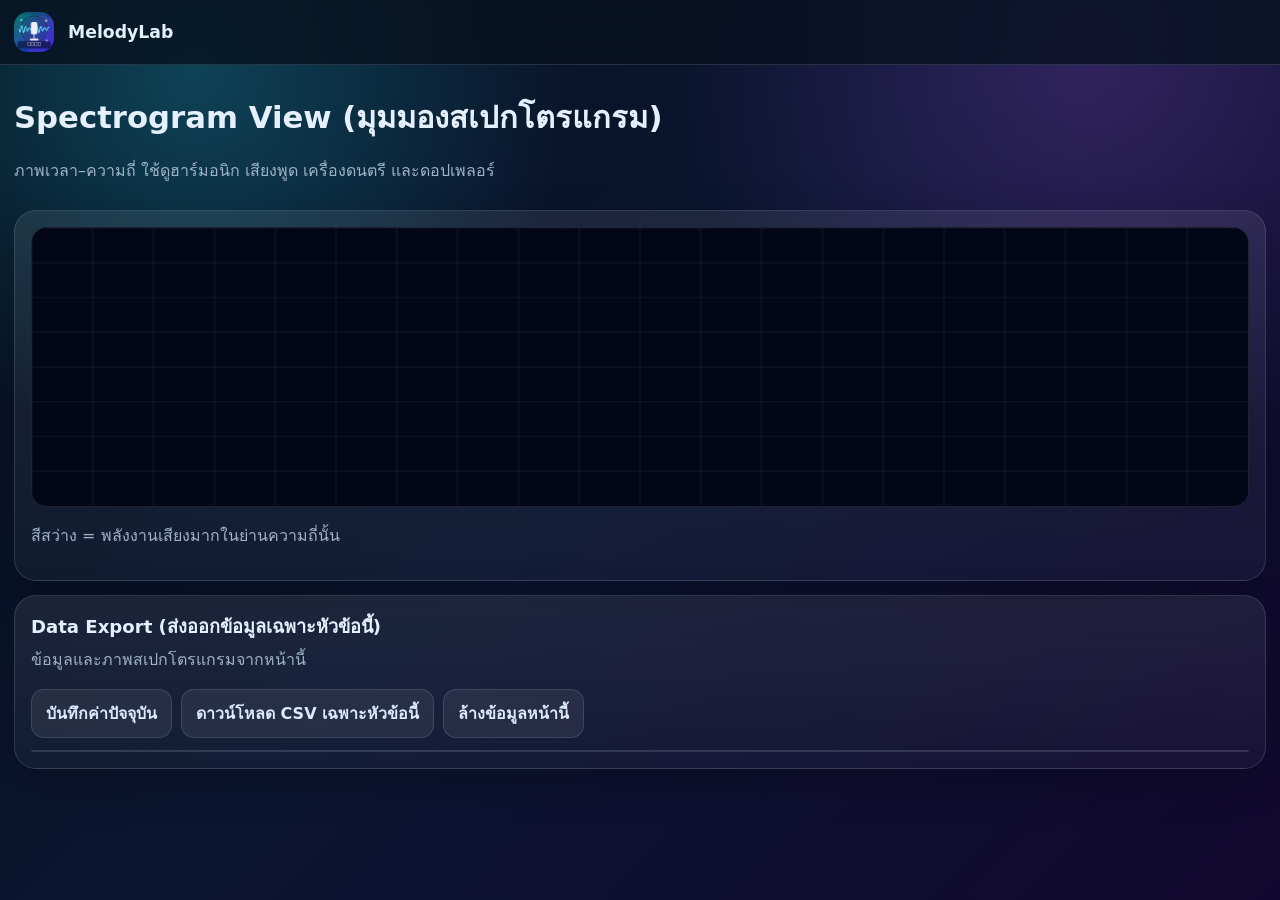
<file: spectrogram.html>
<!DOCTYPE html><html lang="th"><head><meta charset="UTF-8"><meta name="viewport" content="width=device-width, initial-scale=1.0"><title>MelodyLab</title><meta name="description" content="MelodyLab ห้องทดลองเสียงและเก็บข้อมูล ด้วยมือถือ"><meta name="theme-color" content="#0f172a"><link rel="manifest" href="manifest.json"><link rel="icon" type="image/png" href="icon-192.png"><link rel="apple-touch-icon" href="icon-192.png"><link rel="stylesheet" href="style.css"></head><body class="detailPage page-spectrogram"><header><div class="wrap nav detailNav"><button class="backBtn" onclick="history.length>1?history.back():location.href='index.html'">←</button><a class="brand" href="index.html"><img src="icon-192.png" alt="MelodyLab"><span>MelodyLab</span></a></div></header><main class="wrap detailMain" data-current="spectrogram"><section class="section homeMenu"><div class="menuGrid"><a class="menuItem" href="visualizer.html"><span class="icon">〰️</span><h3>Wave Visualizer (ภาพจำลองคลื่น)</h3><p>ภาพจำลองคลื่นเสียงแบบสังเกตการณ์</p></a><a class="menuItem" href="measure.html"><span class="icon">🎙️</span><h3>Measure (วัดเสียง)</h3><p>ไมค์, RMS, dB, Fast/Slow, min/max/avg</p></a><a class="menuItem" href="analysis.html"><span class="icon">📊</span><h3>Analysis (วิเคราะห์)</h3><p>Scope, FFT, Autocorrelation, Top 3 Peaks</p></a><a class="menuItem" href="spectrogram.html"><span class="icon">🌈</span><h3>Spectrogram (สเปกโตรแกรม)</h3><p>ภาพเวลา–ความถี่และฮาร์มอนิก</p></a><a class="menuItem" href="generator.html"><span class="icon">🎹</span><h3>Generator (สร้างเสียง)</h3><p>Tone, Beat, White Noise</p></a><a class="menuItem" href="calibration.html"><span class="icon">🎯</span><h3>Calibration (ปรับเทียบ)</h3><p>เช็ก 440 Hz, ปรับ dB Offset, บันทึกรุ่นมือถือ</p></a><a class="menuItem" href="session.html"><span class="icon">💾</span><h3>Session (ส่งออกข้อมูล)</h3><p>Auto log, Raw Data, Export</p></a></div></section>
<section class="section" id="visualizer">
  <div class="sectionHead">
    <div>
      <h2>Sound Wave Visualizer (ภาพจำลองคลื่นเสียง)</h2>
      
    </div>
    <div class="actions">
      <button id="vizPlayBtn">เล่น</button>
      <button id="vizPauseBtn" class="secondary">หยุด</button>
      <button id="vizResetBtn" class="secondary">Reset</button>
      <button id="vizExportBtn" class="secondary">บันทึกภาพ PNG</button>
    </div>
  </div>
  <div class="visualizerGrid">
    <div class="card mainViz">
      <div class="vizModeBar">
        <button class="active" data-viz="longitudinal">Longitudinal</button>
        <button data-viz="pressure">Pressure</button>
        <button data-viz="displacementPressure">Displacement + Pressure</button>
        <button data-viz="speedSound">Speed of Sound S Variable Slow Motion</button>
        <button data-viz="superposition">Superposition</button>
        <button data-viz="beatsViz">Beats</button>
        <button data-viz="standingAir">Standing Wave</button>
        <button data-viz="resonanceViz">Resonance</button>
        <button data-viz="harmonicsViz">Harmonics / Timbre</button>
        <button data-viz="dopplerViz">Doppler</button>
      </div>
      <canvas id="visualizerCanvas" width="1200" height="520"></canvas>
      <div class="vizReadout">
        <div><label>Frequency f</label><b id="vizFreqOut">440 Hz</b></div>
        <div><label>Amplitude A</label><b id="vizAmpOut">0.70</b></div>
        <div><label>Wave Speed v</label><b id="vizSpeedOut">343 m/s</b></div>
        <div><label>Wavelength λ</label><b id="vizLambdaOut">0.78 m</b></div>
      </div>
    </div>

    <div class="card controlViz">
      <h3>Parameters</h3>
      <div class="field"><label>Frequency f (Hz)</label><input id="vizFreq" type="range" min="100" max="1000" step="10" value="440"></div>
      <div class="field"><label>Amplitude A</label><input id="vizAmp" type="range" min="0.1" max="1.0" step="0.05" value="0.70"></div>
      <div class="field"><label>Wave Speed v (m/s)</label><input id="vizSpeed" type="range" min="250" max="400" step="1" value="343"></div>
      <div class="field"><label>Phase / Time Speed</label><input id="vizTimeSpeed" type="range" min="0.1" max="3.0" step="0.1" value="1.0"></div>
      <div class="field"><label>Mode Setting</label>
        <select id="vizSubMode">
          <option value="closed">Air Column: closed-open</option>
          <option value="open">Air Column: open-open</option>
          <option value="sine">Timbre: sine</option>
          <option value="square">Timbre: square</option>
          <option value="sawtooth">Timbre: sawtooth</option>
        </select>
      </div>
      
    </div>
  </div>
</section>

<section class="section" id="measure"><div class="sectionHead"><div><h2><span id="micDot" class="statusDot"></span>Audio Measure & Settings (วัดเสียงและตั้งค่า)</h2><p class="sub">ตั้งค่าการวัด เลือก preset และบันทึกข้อมูลเสียงจริง</p></div></div><div class="card full"><div class="actions"><button id="startMic">🎙️ เปิดไมโครโฟน</button><button id="stopMic" class="secondary" disabled>หยุดไมค์</button><button id="captureBtn" class="good" disabled>บันทึกค่าปัจจุบัน</button><button id="autoLogBtn" class="secondary" disabled>เริ่ม Auto Log</button><button id="downloadBtn" class="secondary">ดาวน์โหลด CSV</button><button id="downloadExcelBtn" class="secondary">ดาวน์โหลด Excel</button><button id="clearBtn" class="warn">ล้างข้อมูล</button></div><p id="micStatus" class="note hidden"></p><div class="formGrid"><div class="field"><label>Preset การทดลอง</label><select id="preset"><option value="general">ทั่วไป</option><option value="tone">ส้อมเสียง/เสียงเดี่ยว</option><option value="voice">เสียงพูด</option><option value="beat">บีตส์</option><option value="resonance">ท่ออากาศ/การสั่นพ้อง</option><option value="doppler">ดอปเพลอร์</option><option value="environment">เสียงสิ่งแวดล้อม</option></select></div><div class="field"><label>ป้ายกำกับการทดลอง</label><input id="labelInput" placeholder="เช่น ส้อมเสียง 440 Hz"></div><div class="field"><label>Run / กลุ่มทดลอง</label><input id="runInput" value="Run 1"></div><div class="field teacherSetting"><label>FFT Size</label><select id="fftSize"><option>1024</option><option selected>2048</option><option>4096</option><option>8192</option></select></div><div class="field teacherSetting"><label>Smoothing</label><input id="smoothing" type="number" min="0" max="0.95" step="0.05" value="0.65"></div><div class="field"><label>Min Frequency (Hz)</label><input id="minFreq" type="number" value="50"></div><div class="field"><label>Max Frequency (Hz)</label><input id="maxFreq" type="number" value="5000"></div><div class="field"><label>dB Offset</label><input id="dbOffset" type="number" value="0" step="0.1"></div><div class="field"><label>dB Mode</label><select id="dbMode"><option value="fast">Fast</option><option value="slow">Slow</option></select></div><div class="field"><label>Auto Log Interval (s)</label><input id="logInterval" type="number" value="1" step="0.5"></div><div class="field"><label>History Length</label><input id="historyLength" type="number" value="220"></div></div></div><div class="readouts"><div class="readout"><label>ความถี่หลัก</label><strong id="mainFreqOut">-- Hz</strong></div><div class="readout"><label>FFT Peak</label><strong id="fftOut">-- Hz</strong></div><div class="readout"><label>Autocorrelation</label><strong id="autoOut">-- Hz</strong></div><div class="readout"><label>Period</label><strong id="periodOut">-- ms</strong></div><div class="readout"><label>dB</label><strong id="dbOut">-- dB</strong></div><div class="readout"><label>dB Min/Max/Avg</label><strong id="dbStatsOut">--</strong></div></div></section>
<section class="section" id="calibration">
  <div class="sectionHead">
    <div>
      <h2>Calibration Check (ตรวจสอบการปรับเทียบ)</h2>
      <p class="sub">ตรวจสอบความน่าเชื่อถือของมือถือแต่ละเครื่องก่อนเริ่มเก็บข้อมูลจริง</p>
    </div>
    <div class="actions">
      <button id="captureCalBtn" class="good" disabled>บันทึกผล Calibration</button>
      <button id="applyDbCalBtn" class="secondary">ตั้ง dB Offset จากค่าอ้างอิง</button>
      <button id="downloadCalBtn" class="secondary">ดาวน์โหลด Calibration CSV</button>
    </div>
  </div>
  <div class="grid">
    <div class="card side">
      <h3>1) ข้อมูลอุปกรณ์</h3>
      <div class="field"><label>รุ่นมือถือ</label><input id="deviceModel" placeholder="เช่น iPhone 13, Samsung A53"></div>
      <div class="field"><label>ระบบปฏิบัติการ</label><select id="deviceOS"><option>Android</option><option>iOS</option><option>อื่น ๆ</option></select></div>
      <div class="field"><label>เบราว์เซอร์</label><input id="browserName" placeholder="เช่น Chrome, Safari"></div>
      <div class="field"><label>ระยะห่างจากแหล่งเสียง</label><input id="calDistance" value="30 cm"></div>
      <p class="note compact">แนะนำให้ใช้มือถือเครื่องเดิมในแต่ละกลุ่มตลอดกิจกรรม และบันทึกข้อมูลอุปกรณ์ทุกครั้ง</p>
    </div>

    <div class="card side">
      <h3>2) เช็กความถี่อ้างอิง</h3>
      <div class="field"><label>Reference Frequency (Hz)</label><input id="refFreq" type="number" value="440" step="0.1"></div>
      <div class="field"><label>ค่าที่แอปอ่านได้ขณะนี้</label><input id="measuredFreqBox" readonly value="-- Hz"></div>
      <p>ความคลาดเคลื่อน: <span class="pill" id="freqErrorOut">--</span></p>
      <p class="small">ใช้กับ tone generator หรือส้อมเสียง เช่น 440 Hz เพื่อดูว่าเครื่องอ่านความถี่ใกล้เคียงเพียงใด</p>
    </div>

    <div class="card side">
      <h3>3) ปรับเทียบ dB Offset</h3>
      <div class="field"><label>Reference dB จากเครื่องอ้างอิง</label><input id="refDb" type="number" value="70" step="0.1"></div>
      <div class="field"><label>dB ที่แอปอ่านได้ขณะนี้</label><input id="measuredDbBox" readonly value="-- dB"></div>
      <p>Offset ที่ควรใช้: <span class="pill" id="dbCalOut">-- dB</span></p>
      <p class="small">ถ้าไม่มีเครื่องวัดเสียงจริง ให้ใช้ dB เพื่อเปรียบเทียบภายในกิจกรรมเดียวกันเท่านั้น</p>
    </div>

    <div class="card side">
      <h3>4) เสียงอ้างอิง 440 Hz</h3>
      <p class="sub">ใช้เปิดเสียงอ้างอิงเพื่อทดสอบมือถือแต่ละเครื่อง</p>
      <div class="actions"><button id="playCalTone">เล่น 440 Hz</button><button id="stopCalTone" class="secondary">หยุด</button></div>
      <p class="note compact">เปิดเสียงไม่ดังเกินไป และวางมือถือห่างจากลำโพงในระยะเท่ากันทุกกลุ่ม</p>
    </div>

    <div class="card full">
      <h3>Calibration Log</h3>
      <div class="tableWrap">
        <table>
          <thead><tr><th>เวลา</th><th>รุ่นมือถือ</th><th>OS</th><th>Browser</th><th>ระยะ</th><th>Ref Hz</th><th>Measured Hz</th><th>Error Hz</th><th>Error %</th><th>Ref dB</th><th>Measured dB</th><th>dB Offset</th></tr></thead>
          <tbody id="calBody"></tbody>
        </table>
      </div>
    </div>
  </div>
</section>

<section class="section" id="analysis"><div class="sectionHead"><div><h2>Acoustic Analysis (การวิเคราะห์เสียง)</h2><p class="sub">Scope, Spectrum, Autocorrelation, Frequency History, Peak Hold และ Top 3 Peaks</p></div><div class="actions"><button id="freezeBtn" class="secondary">Freeze Graph</button><button id="resetPeakBtn" class="secondary">Reset Peak Hold</button><button id="saveGraphsBtn" class="secondary">บันทึกกราฟ PNG</button></div></div><div class="grid"><div class="card wide"><h3>Audio Scope — รูปคลื่นตามเวลา</h3><canvas id="scopeCanvas" width="1000" height="260"></canvas></div><div class="card side"><h3>Audio Amplitude</h3><div class="meterBig" id="bigDb">--</div><p style="text-align:center"><span class="pill" id="dbLevel">รอการวัด</span></p><canvas id="ampCanvas" class="canvasSmall" width="600" height="200"></canvas></div><div class="card wide"><h3>Audio Spectrum — FFT + Peak Hold</h3><canvas id="spectrumCanvas" width="1000" height="260"></canvas></div><div class="card side"><h3>Top 3 Peaks</h3><p class="sub">ใช้กับเสียงหลายความถี่/ฮาร์มอนิก</p><ol id="topPeaks"><li>-- Hz</li><li>-- Hz</li><li>-- Hz</li></ol><h3>Audio Autocorrelation</h3><canvas id="autoCanvas" class="canvasSmall" width="600" height="200"></canvas></div><div class="card full"><h3>Frequency History</h3><canvas id="historyCanvas" width="1000" height="260"></canvas></div></div></section><section class="section activeDetail" id="spectrogram"><div class="sectionHead"><div><h2>Spectrogram View (มุมมองสเปกโตรแกรม)</h2><p class="sub">ภาพเวลา–ความถี่ ใช้ดูฮาร์มอนิก เสียงพูด เครื่องดนตรี และดอปเพลอร์</p></div></div><div class="card full"><canvas id="spectrogramCanvas" class="spectrogram" width="1200" height="320"></canvas><p class="small">สีสว่าง = พลังงานเสียงมากในย่านความถี่นั้น</p></div>

<div class="card localExportCard" data-export-name="Spectrogram">
  <h3>Data Export (ส่งออกข้อมูลเฉพาะหัวข้อนี้)</h3>
  <p class="sub">ข้อมูลและภาพสเปกโตรแกรมจากหน้านี้</p>
  <div class="actions">
    <button class="secondary localCaptureBtn">บันทึกค่าปัจจุบัน</button>
    <button class="secondary localDownloadBtn">ดาวน์โหลด CSV เฉพาะหัวข้อนี้</button>
    <button class="secondary localClearBtn">ล้างข้อมูลหน้านี้</button>
  </div>
  <div class="tableWrap localLogWrap">
    <table>
      <thead><tr class="localHead"></tr></thead>
      <tbody class="localBody"></tbody>
    </table>
  </div>
</div>

</section><section class="section" id="generator"><div class="sectionHead"><div><h2>Signal Generator & Simulation (สร้างสัญญาณและการจำลอง)</h2><p class="sub">สร้างเสียงเพื่อใช้ทดลองและให้เครื่องมือวิเคราะห์ตรวจจับ</p></div></div><div class="grid"><div class="card third"><h3>🎹 Tone Generator</h3><div class="field"><label>ความถี่ (Hz)</label><input id="toneFreq" type="number" value="440"></div><div class="field"><label>ความดัง</label><input id="toneVol" type="range" min="0" max="0.35" step="0.01" value="0.06"></div><div class="field"><label>ชนิดคลื่น</label><select id="toneType"><option>sine</option><option>square</option><option>triangle</option><option>sawtooth</option></select></div><div class="actions"><button id="playTone">เล่น</button><button id="stopTone" class="secondary">หยุด</button></div></div><div class="card third"><h3>🎵 Beat Generator</h3><div class="field"><label>f₁ (Hz)</label><input id="beatF1" type="number" value="440"></div><div class="field"><label>f₂ (Hz)</label><input id="beatF2" type="number" value="444"></div><div class="field"><label>ความดัง</label><input id="beatVol" type="range" min="0" max="0.35" step="0.01" value="0.06"></div><p>Beat Frequency: <span class="pill" id="beatOut">-- Hz</span></p><canvas id="beatCanvas" class="canvasSmall" width="600" height="200"></canvas><div class="actions"><button id="playBeat">เล่น</button><button id="stopBeat" class="secondary">หยุด</button></div></div><div class="card third"><h3>🌫️ White Noise</h3><p class="sub">ใช้กับกิจกรรมการสั่นพ้องและการตอบสนองของท่อ/ขวด</p><div class="field"><label>ความดัง Noise</label><input id="noiseVol" type="range" min="0" max="0.25" step="0.01" value="0.03"></div><div class="actions"><button id="playNoise">เล่น</button><button id="stopNoise" class="secondary">หยุด</button></div><p class="note compact">ควรเปิดเสียงเบาและไม่จ่อหูนักเรียน</p></div></div></section><section class="section" id="resonance"><div class="sectionHead"><div><h2>Standing Wave & Resonance (คลื่นนิ่งและการสั่นพ้อง)</h2><p class="sub">เครื่องมือช่วยออกแบบการทดลองคลื่นนิ่งและการสั่นพ้องในท่ออากาศ</p></div></div><div class="grid"><div class="card side"><h3>ตั้งค่าท่อ</h3><div class="field"><label>ชนิดท่อ</label><select id="resMode"><option value="closed">ท่อปลายปิด 1 ด้าน</option><option value="open">ท่อปลายเปิด 2 ด้าน</option></select></div><div class="field"><label>อัตราเร็วเสียง v (m/s)</label><input id="resV" type="number" value="343"></div><div class="field"><label>ความยาวท่อ L (m)</label><input id="resL" type="number" value="0.25" step="0.01"></div><p>ความถี่มูลฐาน: <span class="pill" id="resOut">-- Hz</span></p><p>ฮาร์มอนิกที่คาดได้: <span class="pill" id="harmonicsOut">--</span></p></div><div class="card wide"><h3>Resonance Peaks — ค่าที่คาดจากทฤษฎี</h3><canvas id="resonanceCanvas" width="1000" height="260"></canvas></div></div></section><section class="section" id="session"><div class="sectionHead"><div><h2>Data Export Center (ศูนย์ส่งออกข้อมูล)</h2><p class="sub">บันทึกข้อมูลดิบ เลือกคอลัมน์ และส่งออก CSV/Excel เพื่อให้นักเรียนนำไปวิเคราะห์เอง</p></div><div class="actions"><button id="saveSettingsBtn" class="secondary">Save Settings</button><button id="resetSettingsBtn" class="secondary">Reset Settings</button><button id="configLinkBtn" class="secondary">Copy Config Link</button></div></div><div class="grid"><div class="card full"><h3>เลือกคอลัมน์ Export</h3><div class="toggle" id="columnToggles"></div></div><div class="card full"><h3>Data Log</h3><div class="tableWrap"><table><thead><tr id="logHead"></tr></thead><tbody id="logBody"></tbody></table></div></div></div></section></main><script src="app.js"></script></body></html>
</file>
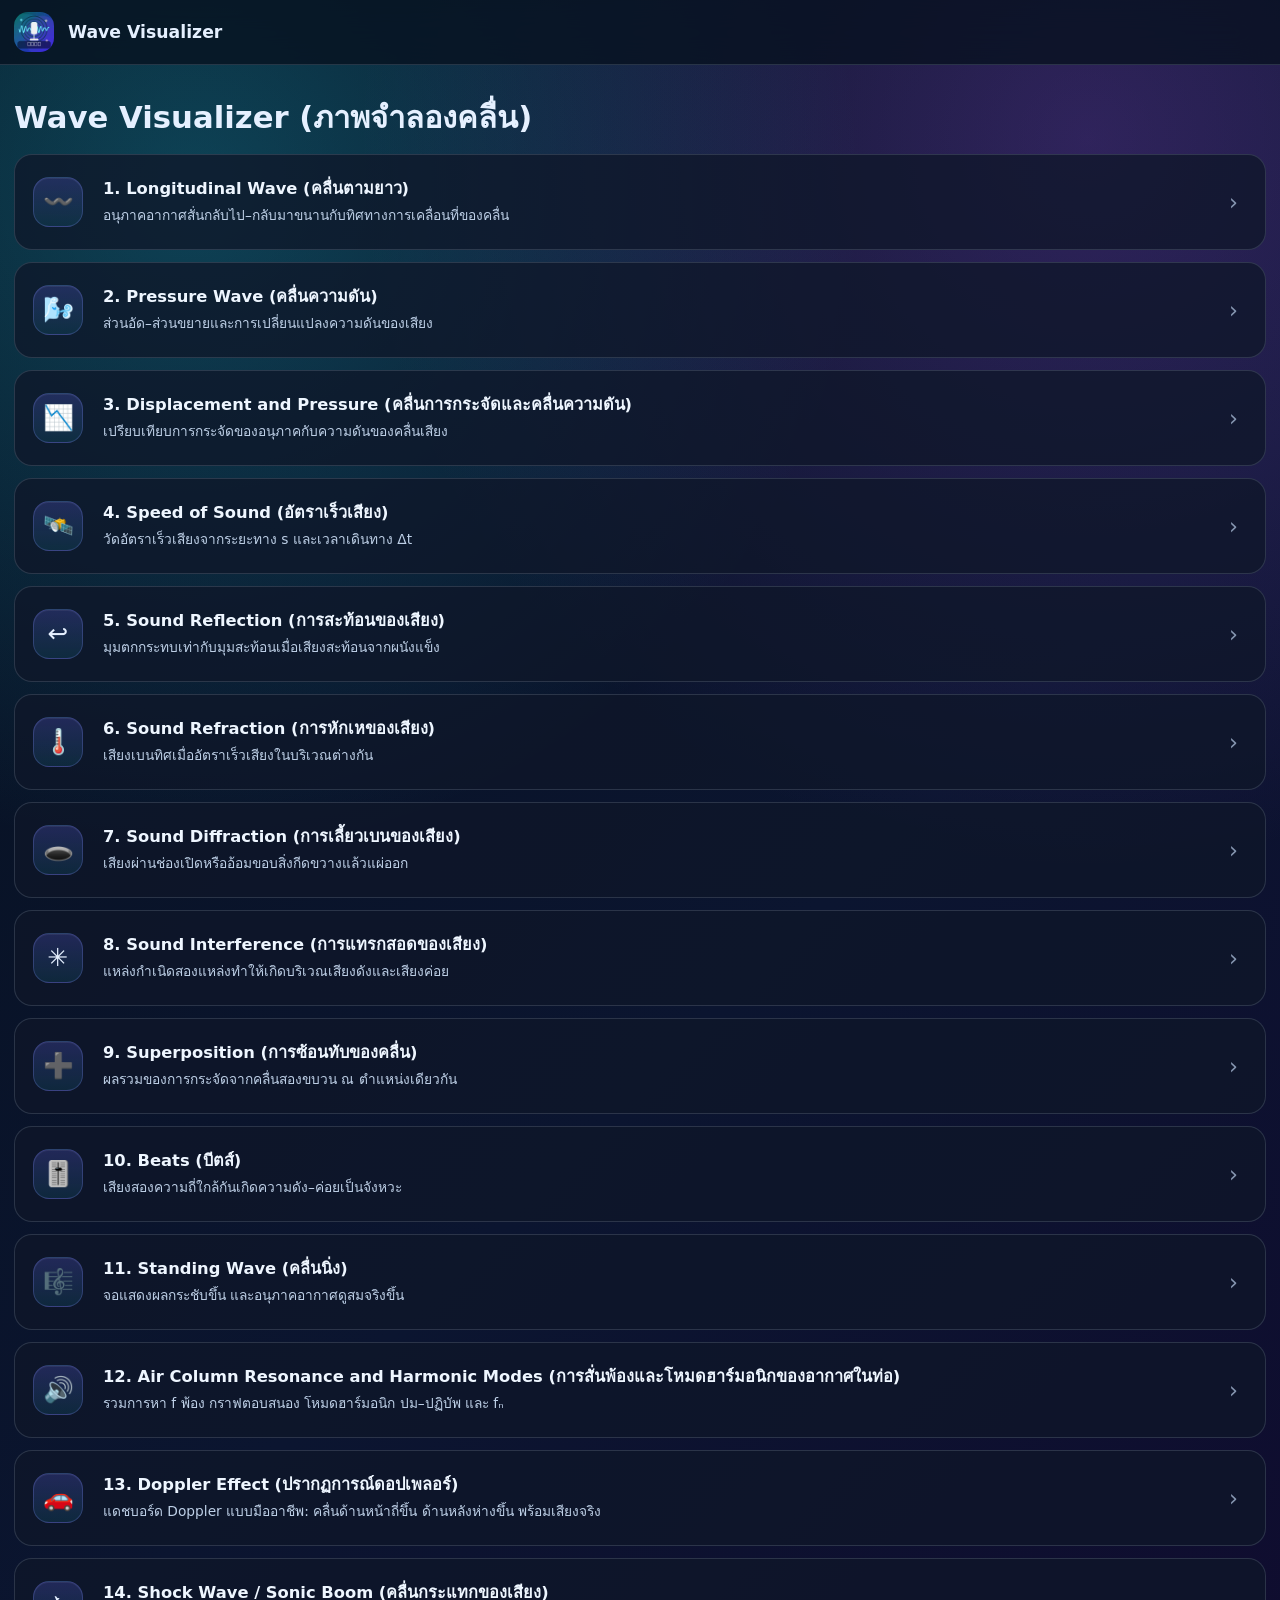
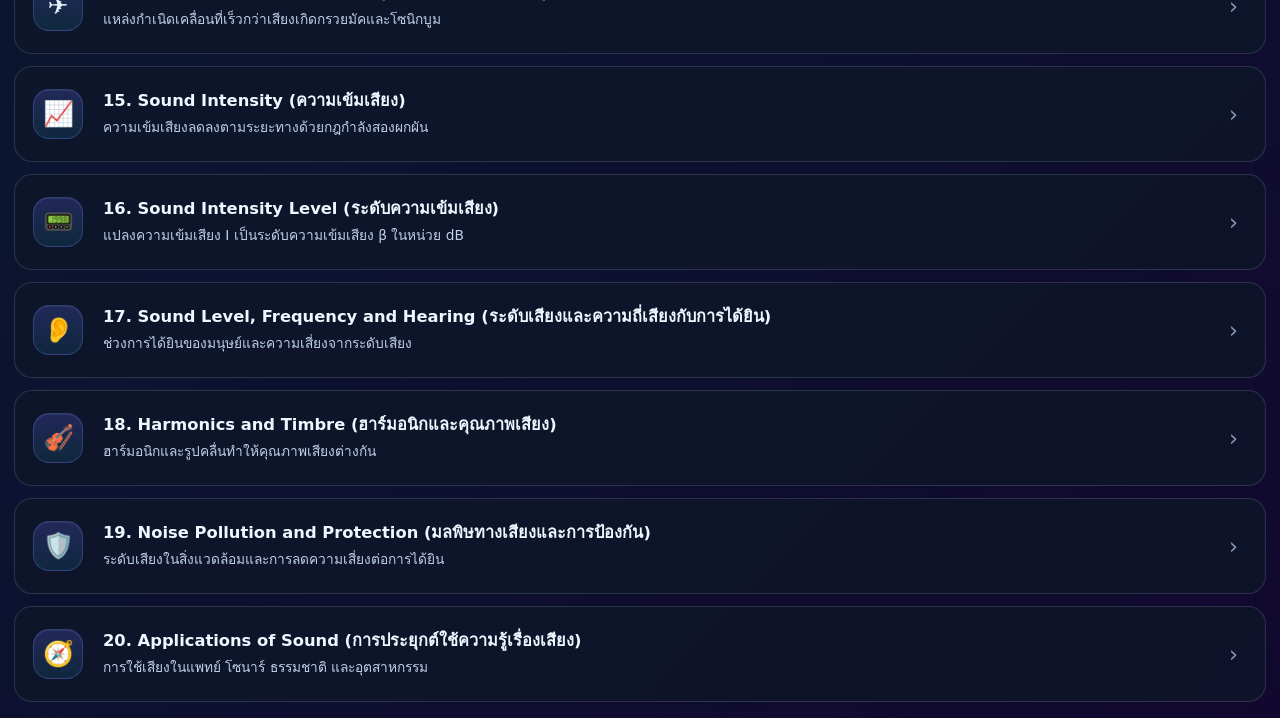
<file: visualizer.html>
<!DOCTYPE html><html lang="th"><head><meta charset="UTF-8"><meta name="viewport" content="width=device-width, initial-scale=1.0"><title>MelodyLab</title><meta name="description" content="MelodyLab ห้องทดลองเสียงและเก็บข้อมูล ด้วยมือถือ"><meta name="theme-color" content="#0f172a"><link rel="manifest" href="manifest.json"><link rel="icon" type="image/png" href="icon-192.png"><link rel="apple-touch-icon" href="icon-192.png"><link rel="stylesheet" href="style.css"></head><body class="detailPage page-visualizer"><header><div class="wrap nav detailNav"><button class="backBtn" onclick="location.href='index.html'">←</button><a class="brand" href="index.html"><img src="icon-192.png" alt="MelodyLab"><span>Wave Visualizer</span></a></div></header>
<main class="wrap detailMain" data-current="visualizer">
  <section class="section activeDetail visualizerMenuPage" id="visualizer">
    <div class="sectionHead visualizerMenuHead">
      <div>
        <h2>Wave Visualizer (ภาพจำลองคลื่น)</h2>
      </div>
    </div>
    <div class="menuGrid visualizerSubGrid">
      <a class="menuItem vizSubItem" href="visualizer_longitudinal.html">
        <span class="vizSubIconWrap"><span class="icon">〰️</span></span>
        <div class="vizSubText">
          <h3>1. Longitudinal Wave (คลื่นตามยาว)</h3>
          <p>อนุภาคอากาศสั่นกลับไป–กลับมาขนานกับทิศทางการเคลื่อนที่ของคลื่น</p>
        </div>
        <span class="vizSubArrow">›</span>
      </a>
      <a class="menuItem vizSubItem" href="visualizer_pressure.html">
        <span class="vizSubIconWrap"><span class="icon">🌬️</span></span>
        <div class="vizSubText">
          <h3>2. Pressure Wave (คลื่นความดัน)</h3>
          <p>ส่วนอัด–ส่วนขยายและการเปลี่ยนแปลงความดันของเสียง</p>
        </div>
        <span class="vizSubArrow">›</span>
      </a>
      <a class="menuItem vizSubItem" href="visualizer_displacementPressure.html">
        <span class="vizSubIconWrap"><span class="icon">📉</span></span>
        <div class="vizSubText">
          <h3>3. Displacement and Pressure (คลื่นการกระจัดและคลื่นความดัน)</h3>
          <p>เปรียบเทียบการกระจัดของอนุภาคกับความดันของคลื่นเสียง</p>
        </div>
        <span class="vizSubArrow">›</span>
      </a>
      <a class="menuItem vizSubItem" href="visualizer_speedSound.html">
        <span class="vizSubIconWrap"><span class="icon">🛰️</span></span>
        <div class="vizSubText">
          <h3>4. Speed of Sound (อัตราเร็วเสียง)</h3>
          <p>วัดอัตราเร็วเสียงจากระยะทาง s และเวลาเดินทาง Δt</p>
        </div>
        <span class="vizSubArrow">›</span>
      </a>
      <a class="menuItem vizSubItem" href="visualizer_sound_reflection.html">
        <span class="vizSubIconWrap"><span class="icon">↩️</span></span>
        <div class="vizSubText">
          <h3>5. Sound Reflection (การสะท้อนของเสียง)</h3>
          <p>มุมตกกระทบเท่ากับมุมสะท้อนเมื่อเสียงสะท้อนจากผนังแข็ง</p>
        </div>
        <span class="vizSubArrow">›</span>
      </a>
      <a class="menuItem vizSubItem" href="visualizer_sound_refraction.html">
        <span class="vizSubIconWrap"><span class="icon">🌡️</span></span>
        <div class="vizSubText">
          <h3>6. Sound Refraction (การหักเหของเสียง)</h3>
          <p>เสียงเบนทิศเมื่ออัตราเร็วเสียงในบริเวณต่างกัน</p>
        </div>
        <span class="vizSubArrow">›</span>
      </a>
      <a class="menuItem vizSubItem" href="visualizer_sound_diffraction.html">
        <span class="vizSubIconWrap"><span class="icon">🕳️</span></span>
        <div class="vizSubText">
          <h3>7. Sound Diffraction (การเลี้ยวเบนของเสียง)</h3>
          <p>เสียงผ่านช่องเปิดหรืออ้อมขอบสิ่งกีดขวางแล้วแผ่ออก</p>
        </div>
        <span class="vizSubArrow">›</span>
      </a>
      <a class="menuItem vizSubItem" href="visualizer_sound_interference.html">
        <span class="vizSubIconWrap"><span class="icon">✳️</span></span>
        <div class="vizSubText">
          <h3>8. Sound Interference (การแทรกสอดของเสียง)</h3>
          <p>แหล่งกำเนิดสองแหล่งทำให้เกิดบริเวณเสียงดังและเสียงค่อย</p>
        </div>
        <span class="vizSubArrow">›</span>
      </a>
      <a class="menuItem vizSubItem" href="visualizer_superposition.html">
        <span class="vizSubIconWrap"><span class="icon">➕</span></span>
        <div class="vizSubText">
          <h3>9. Superposition (การซ้อนทับของคลื่น)</h3>
          <p>ผลรวมของการกระจัดจากคลื่นสองขบวน ณ ตำแหน่งเดียวกัน</p>
        </div>
        <span class="vizSubArrow">›</span>
      </a>
      <a class="menuItem vizSubItem" href="visualizer_beatsViz.html">
        <span class="vizSubIconWrap"><span class="icon">🎚️</span></span>
        <div class="vizSubText">
          <h3>10. Beats (บีตส์)</h3>
          <p>เสียงสองความถี่ใกล้กันเกิดความดัง–ค่อยเป็นจังหวะ</p>
        </div>
        <span class="vizSubArrow">›</span>
      </a>
      <a class="menuItem vizSubItem" href="visualizer_standingAir.html">
        <span class="vizSubIconWrap"><span class="icon">🎼</span></span>
        <div class="vizSubText">
          <h3>11. Standing Wave (คลื่นนิ่ง)</h3>
          <p>จอแสดงผลกระชับขึ้น และอนุภาคอากาศดูสมจริงขึ้น</p>
        </div>
        <span class="vizSubArrow">›</span>
      </a>
      <a class="menuItem vizSubItem" href="visualizer_resonanceViz.html">
        <span class="vizSubIconWrap"><span class="icon">🔊</span></span>
        <div class="vizSubText">
          <h3>12. Air Column Resonance and Harmonic Modes (การสั่นพ้องและโหมดฮาร์มอนิกของอากาศในท่อ)</h3>
          <p>รวมการหา f พ้อง กราฟตอบสนอง โหมดฮาร์มอนิก ปม–ปฏิบัพ และ fₙ</p>
        </div>
        <span class="vizSubArrow">›</span>
      </a>
      <a class="menuItem vizSubItem" href="visualizer_dopplerViz.html">
        <span class="vizSubIconWrap"><span class="icon">🚗</span></span>
        <div class="vizSubText">
          <h3>13. Doppler Effect (ปรากฏการณ์ดอปเพลอร์)</h3>
          <p>แดชบอร์ด Doppler แบบมืออาชีพ: คลื่นด้านหน้าถี่ขึ้น ด้านหลังห่างขึ้น พร้อมเสียงจริง</p>
        </div>
        <span class="vizSubArrow">›</span>
      </a>
      <a class="menuItem vizSubItem" href="visualizer_shock_wave.html">
        <span class="vizSubIconWrap"><span class="icon">✈️</span></span>
        <div class="vizSubText">
          <h3>14. Shock Wave / Sonic Boom (คลื่นกระแทกของเสียง)</h3>
          <p>แหล่งกำเนิดเคลื่อนที่เร็วกว่าเสียงเกิดกรวยมัคและโซนิกบูม</p>
        </div>
        <span class="vizSubArrow">›</span>
      </a>
      <a class="menuItem vizSubItem" href="visualizer_sound_intensity.html">
        <span class="vizSubIconWrap"><span class="icon">📈</span></span>
        <div class="vizSubText">
          <h3>15. Sound Intensity (ความเข้มเสียง)</h3>
          <p>ความเข้มเสียงลดลงตามระยะทางด้วยกฎกำลังสองผกผัน</p>
        </div>
        <span class="vizSubArrow">›</span>
      </a>
      <a class="menuItem vizSubItem" href="visualizer_sound_intensity_level.html">
        <span class="vizSubIconWrap"><span class="icon">📟</span></span>
        <div class="vizSubText">
          <h3>16. Sound Intensity Level (ระดับความเข้มเสียง)</h3>
          <p>แปลงความเข้มเสียง I เป็นระดับความเข้มเสียง β ในหน่วย dB</p>
        </div>
        <span class="vizSubArrow">›</span>
      </a>
      <a class="menuItem vizSubItem" href="visualizer_sound_level_hearing.html">
        <span class="vizSubIconWrap"><span class="icon">👂</span></span>
        <div class="vizSubText">
          <h3>17. Sound Level, Frequency and Hearing (ระดับเสียงและความถี่เสียงกับการได้ยิน)</h3>
          <p>ช่วงการได้ยินของมนุษย์และความเสี่ยงจากระดับเสียง</p>
        </div>
        <span class="vizSubArrow">›</span>
      </a>
      <a class="menuItem vizSubItem" href="visualizer_harmonicsViz.html">
        <span class="vizSubIconWrap"><span class="icon">🎻</span></span>
        <div class="vizSubText">
          <h3>18. Harmonics and Timbre (ฮาร์มอนิกและคุณภาพเสียง)</h3>
          <p>ฮาร์มอนิกและรูปคลื่นทำให้คุณภาพเสียงต่างกัน</p>
        </div>
        <span class="vizSubArrow">›</span>
      </a>
      <a class="menuItem vizSubItem" href="visualizer_noise_pollution.html">
        <span class="vizSubIconWrap"><span class="icon">🛡️</span></span>
        <div class="vizSubText">
          <h3>19. Noise Pollution and Protection (มลพิษทางเสียงและการป้องกัน)</h3>
          <p>ระดับเสียงในสิ่งแวดล้อมและการลดความเสี่ยงต่อการได้ยิน</p>
        </div>
        <span class="vizSubArrow">›</span>
      </a>
      <a class="menuItem vizSubItem" href="visualizer_applications_sound.html">
        <span class="vizSubIconWrap"><span class="icon">🧭</span></span>
        <div class="vizSubText">
          <h3>20. Applications of Sound (การประยุกต์ใช้ความรู้เรื่องเสียง)</h3>
          <p>การใช้เสียงในแพทย์ โซนาร์ ธรรมชาติ และอุตสาหกรรม</p>
        </div>
        <span class="vizSubArrow">›</span>
      </a>
    </div>
  </section>
</main>
<script src="app.js"></script></body></html>
</file>
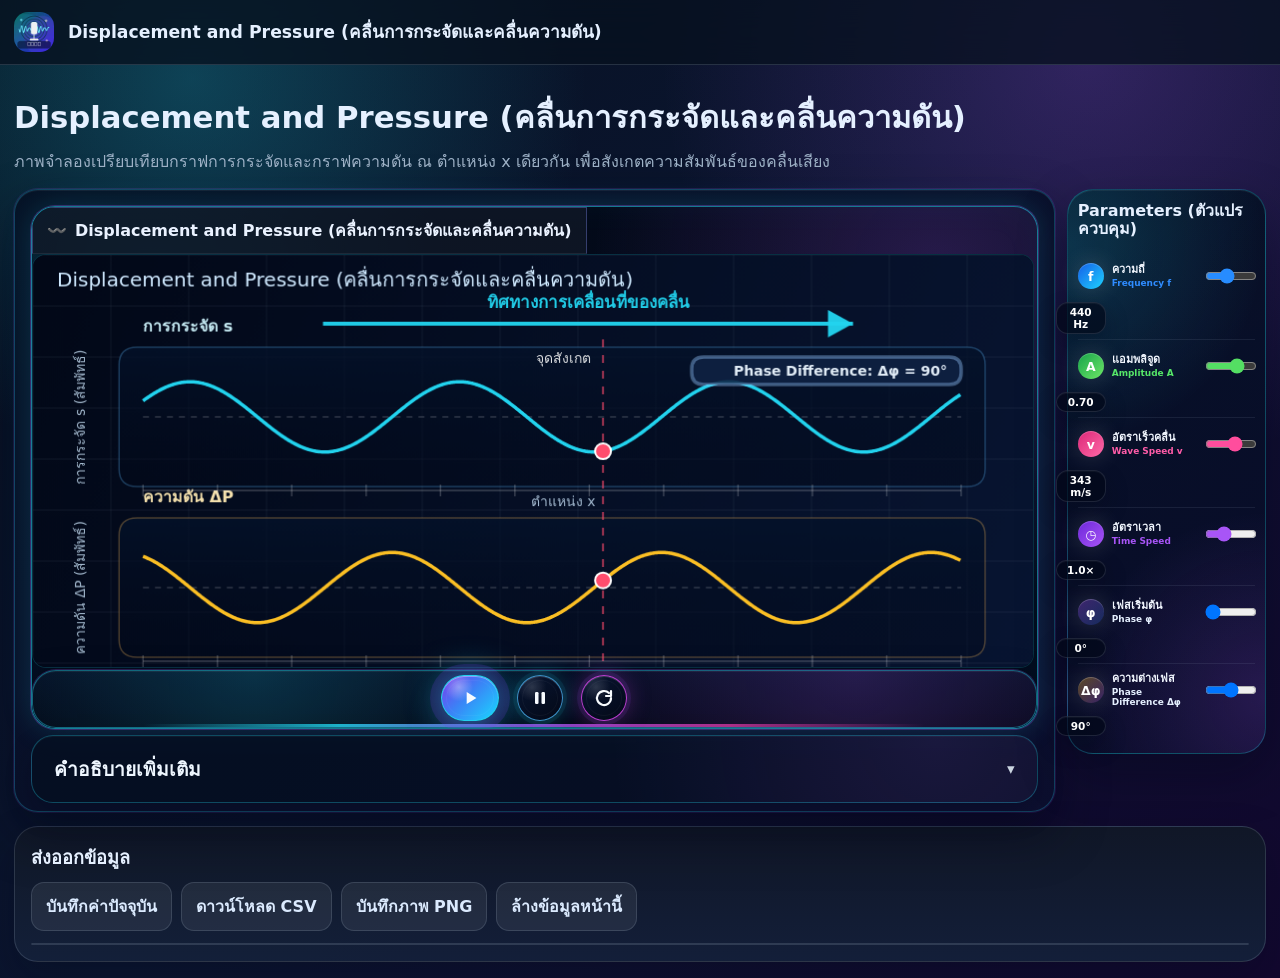
<file: visualizer_displacementPressure.html>
<!DOCTYPE html><html lang="th"><head><meta charset="UTF-8"><meta name="viewport" content="width=device-width, initial-scale=1.0"><title>MelodyLab v5.95 - Speed of Sound S Variable Slow Motion</title><meta name="description" content="MelodyLab ห้องทดลองเสียงและเก็บข้อมูล ด้วยมือถือ"><meta name="theme-color" content="#0f172a"><link rel="manifest" href="manifest.json"><link rel="icon" type="image/png" href="icon-192.png"><link rel="apple-touch-icon" href="icon-192.png"><link rel="stylesheet" href="style.css"><meta name="melodylab-build-version" content="v5.95-speed-of-sound-s-variable-slow-motion">
</head><body class="detailPage page-visualizer"><header><div class="wrap nav detailNav"><button class="backBtn" onclick="location.href='visualizer.html'">←</button><a class="brand" href="index.html"><img src="icon-192.png" alt="MelodyLab"><span>Displacement and Pressure (คลื่นการกระจัดและคลื่นความดัน)</span></a></div></header><main class="wrap detailMain" data-current="visualizer">
<section class="section activeDetail visualizerSinglePage visualizerTemplatePage longitudinalFocusPage displacementPressureFocusPage" id="visualizer" data-viz-mode="displacementPressure">
  <div class="sectionHead templateHead">
    <div>
      <h2>Displacement and Pressure (คลื่นการกระจัดและคลื่นความดัน)</h2>
      <p class="sectionLead">ภาพจำลองเปรียบเทียบกราฟการกระจัดและกราฟความดัน ณ ตำแหน่ง x เดียวกัน เพื่อสังเกตความสัมพันธ์ของคลื่นเสียง</p>
    </div>
  </div>

  <div class="visualizerTemplateGrid longitudinalFocusGrid">
    <div class="card mainViz templateMainViz longitudinalMainViz">
      <div class="vizMediaFrame">
        <div class="vizSingleModeLabel"><span>〰️</span> Displacement and Pressure (คลื่นการกระจัดและคลื่นความดัน)</div>
        <canvas id="visualizerCanvas" width="1200" height="440"></canvas>
        <div class="vizPlayerBar embeddedPlayerBar" aria-label="ปุ่มควบคุมภาพจำลอง">
          <div class="playerCluster playerCenter playerCenterOnly">
            <button id="vizPlayBtn" class="playerBtn playerPrimary playerPlay" title="เล่น" aria-label="เล่น">
              <span class="playerGlyph" aria-hidden="true">
                <svg viewBox="0 0 24 24" role="img" focusable="false"><path d="M8 6.5v11l9-5.5-9-5.5z"/></svg>
              </span>
            </button>
            <button id="vizPauseBtn" class="playerBtn playerPause" title="หยุด" aria-label="หยุด">
              <span class="playerGlyph" aria-hidden="true">
                <svg viewBox="0 0 24 24" role="img" focusable="false"><rect x="7" y="6" width="3.5" height="12" rx="1.2"/><rect x="13.5" y="6" width="3.5" height="12" rx="1.2"/></svg>
              </span>
            </button>
            <button id="vizResetBtn" class="playerBtn playerReset" title="รีเซ็ต" aria-label="รีเซ็ต">
              <span class="playerGlyph" aria-hidden="true">
                <svg viewBox="0 0 24 24" role="img" focusable="false"><path d="M19 12a7 7 0 1 1-2.05-4.95"/><path d="M19 5v5h-5"/></svg>
              </span>
            </button>
          </div>
        </div>
      </div>

      <details class="explainDetails">
        <summary>คำอธิบายเพิ่มเติม</summary>
        <div class="detailsBody">
          <div class="vizConceptStrip compactExplainStrip">
            <div class="conceptChip"><span class="chipIcon">s</span><div><b>Displacement (การกระจัด)</b><small>กราฟด้านบนแสดงการกระจัดของอนุภาคอากาศ</small></div></div>
            <div class="conceptChip"><span class="chipIcon">ΔP</span><div><b>Pressure (ความดัน)</b><small>กราฟด้านล่างแสดงการเปลี่ยนแปลงของความดันอากาศ</small></div></div>
            <div class="conceptChip"><span class="chipIcon">90°</span><div><b>Phase relation (ความต่างเฟส)</b><small>กราฟความดันต่างเฟสจากกราฟการกระจัด</small></div></div>
            <div class="conceptChip accent"><span class="chipIcon dot"></span><div><b>จุดสังเกต</b><small>จุดสีแดงบนสองกราฟอยู่ที่ตำแหน่ง x เดียวกัน</small></div></div>
          </div>
          <div class="templateUnderCanvas explainGrid">
            <div class="templateInsightCard">
              <div class="insightTitle">สิ่งที่สังเกตได้</div>
              <ul>
                <li>เมื่อดูที่จุดสังเกตเดียวกัน ค่าการกระจัดและค่าความดันไม่จำเป็นต้องสูงสุดพร้อมกัน</li>
                <li>กราฟความดันต่างเฟสจากกราฟการกระจัดตามค่าความต่างเฟส Δφ</li>
                <li>เมื่อ Δφ = 90° ความต่างเฟสเทียบได้กับระยะ λ/4 บนแกนตำแหน่ง</li>
              </ul>
            </div>
            <div class="templateLegendCard">
              <div class="legendRow"><span class="legendLine cyan"></span><span>กราฟการกระจัด s</span></div>
              <div class="legendRow"><span class="legendLine amber"></span><span>กราฟความดัน ΔP</span></div>
              <div class="legendRow"><span class="legendDot red"></span><span>จุดสังเกต ณ ตำแหน่งเดียวกัน</span></div>
              <div class="legendRow"><span class="legendMark">│</span><span>เส้นอ้างอิงตำแหน่ง x เดียวกัน</span></div>
            </div>
          </div>
        </div>
      </details>
    </div>

    <div class="card controlViz templateControlViz longitudinalControlViz neonControlViz">
      <div class="panelTitleStack"><h3>Parameters (ตัวแปรควบคุม)</h3><p class="panelSubtext">ปรับค่าแล้วสังเกตการเปลี่ยนแปลงของภาพจำลอง</p></div>

      <div class="field richField neonParamRow freqRow">
        <div class="paramIcon">f</div>
        <div class="paramText"><label>ความถี่</label><small>Frequency f</small></div>
        <input id="vizFreq" type="range" min="100" max="1000" step="10" value="440">
        <div class="paramValueWrap"><span id="vizFreqLabel" class="valueBadge">440 Hz</span></div>
      </div>

      <div class="field richField neonParamRow ampRow">
        <div class="paramIcon">A</div>
        <div class="paramText"><label>แอมพลิจูด</label><small>Amplitude A</small></div>
        <input id="vizAmp" type="range" min="0.1" max="1.0" step="0.05" value="0.70">
        <div class="paramValueWrap"><span id="vizAmpLabel" class="valueBadge">0.70</span></div>
      </div>

      <div class="field richField neonParamRow speedRow">
        <div class="paramIcon">v</div>
        <div class="paramText"><label>อัตราเร็วคลื่น</label><small>Wave Speed v</small></div>
        <input id="vizSpeed" type="range" min="250" max="400" step="1" value="343">
        <div class="paramValueWrap"><span id="vizSpeedLabel" class="valueBadge">343 m/s</span></div>
      </div>

      <div class="field richField neonParamRow timeRow">
        <div class="paramIcon">◷</div>
        <div class="paramText"><label>อัตราเวลา</label><small>Time Speed</small></div>
        <input id="vizTimeSpeed" type="range" min="0.1" max="3.0" step="0.1" value="1.0">
        <div class="paramValueWrap"><span id="vizTimeLabel" class="valueBadge">1.0×</span></div>
      </div>

      <div class="field richField neonParamRow phaseRow">
        <div class="paramIcon">φ</div>
        <div class="paramText"><label>เฟสเริ่มต้น</label><small>Phase φ</small></div>
        <input id="vizPhase" type="range" min="0" max="360" step="5" value="0">
        <div class="paramValueWrap"><span id="vizPhaseLabel" class="valueBadge">0°</span></div>
      </div>

      <div class="field richField neonParamRow phaseDiffRow">
        <div class="paramIcon">Δφ</div>
        <div class="paramText"><label>ความต่างเฟส</label><small>Phase Difference Δφ</small></div>
        <input id="vizPhaseDiff" type="range" min="0" max="180" step="5" value="90">
        <div class="paramValueWrap"><span id="vizPhaseDiffLabel" class="valueBadge">90°</span></div>
      </div>
    </div>
  </div>

  <div class="card localExportCard templateExportCard" data-export-name="Displacement_and_Pressure">
    <div class="panelTitleStack"><h3>ส่งออกข้อมูล</h3><p class="panelSubtext">บันทึกค่าพารามิเตอร์และภาพจำลองจากหน้านี้</p></div>
    <div class="actions">
      <button class="secondary localCaptureBtn">บันทึกค่าปัจจุบัน</button>
      <button class="secondary localDownloadBtn">ดาวน์โหลด CSV</button>
      <button id="vizExportBtn" class="secondary localPngBtn">บันทึกภาพ PNG</button>
      <button class="secondary localClearBtn">ล้างข้อมูลหน้านี้</button>
    </div>
    <div class="tableWrap localLogWrap">
      <table>
        <thead><tr class="localHead"></tr></thead>
        <tbody class="localBody"></tbody>
      </table>
    </div>
  </div>
</section>
</main>
<script src="app.js"></script>
</body>
</html>
</file>
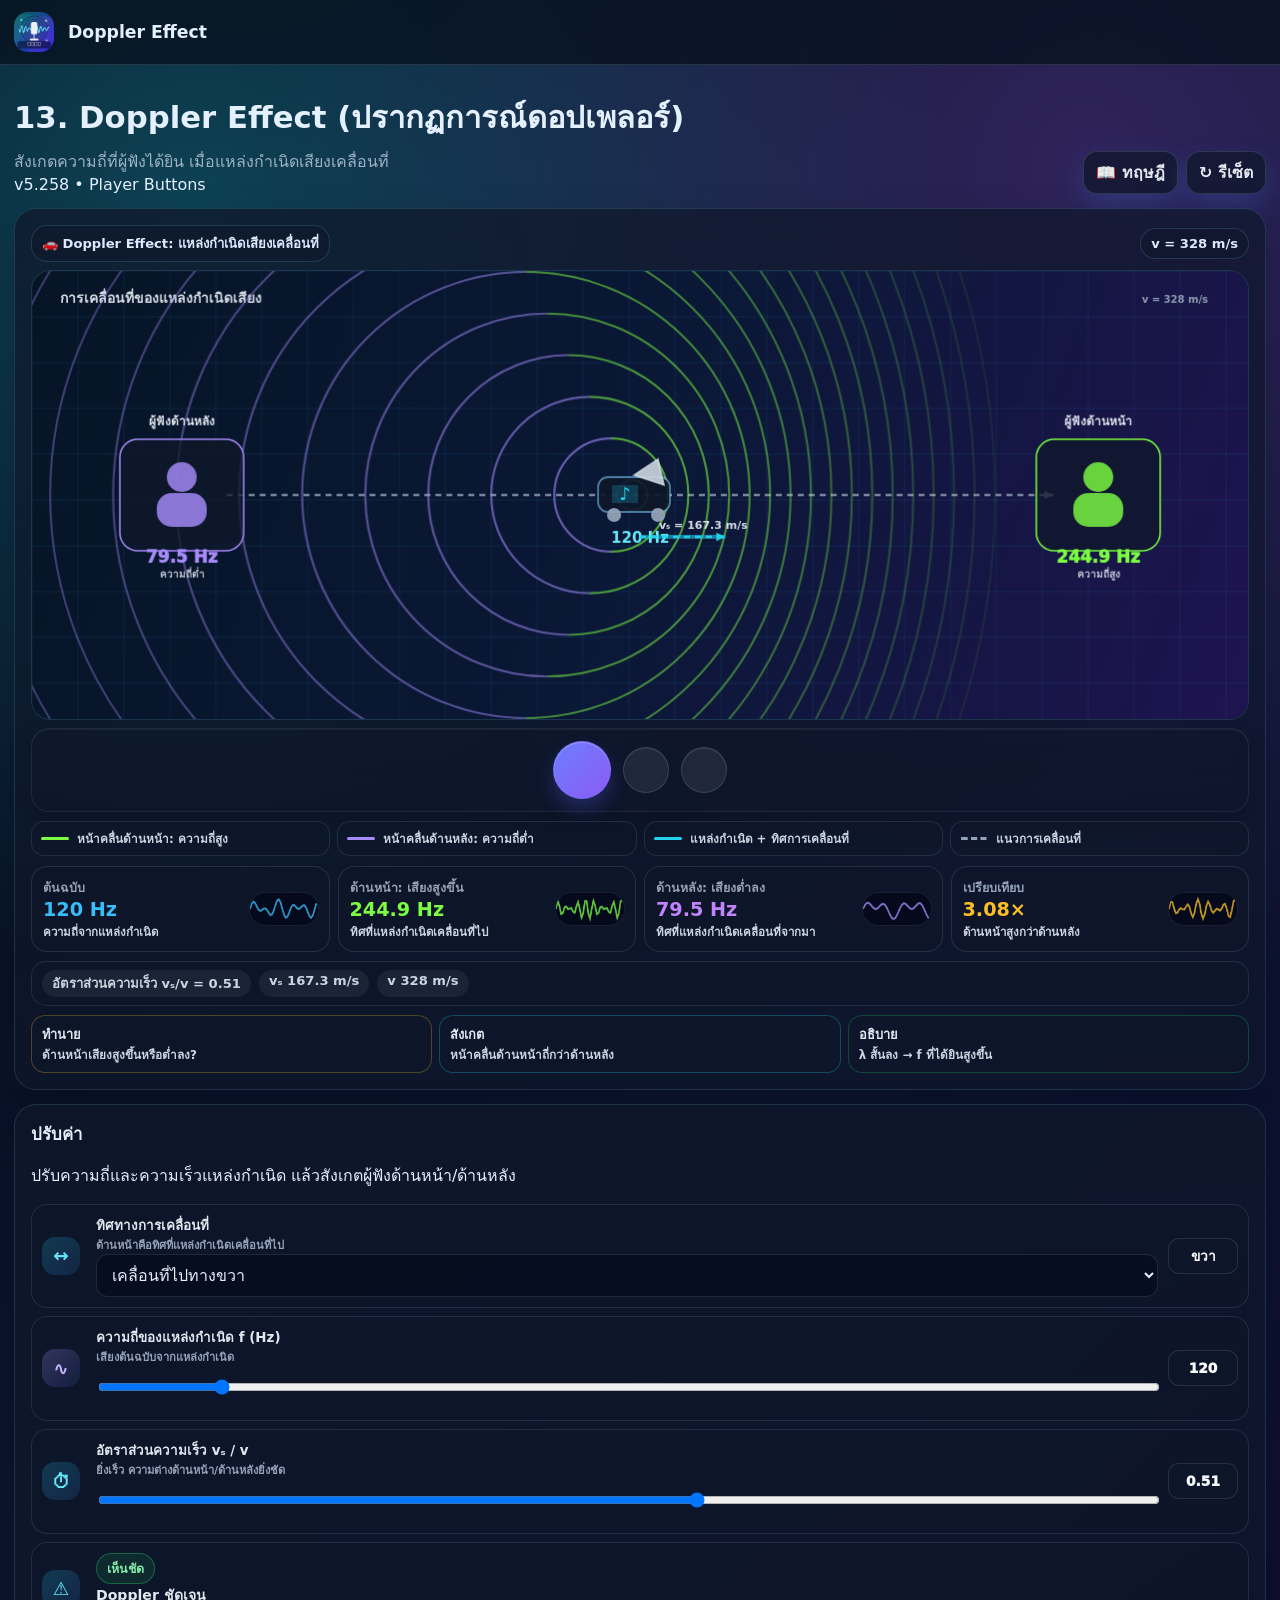
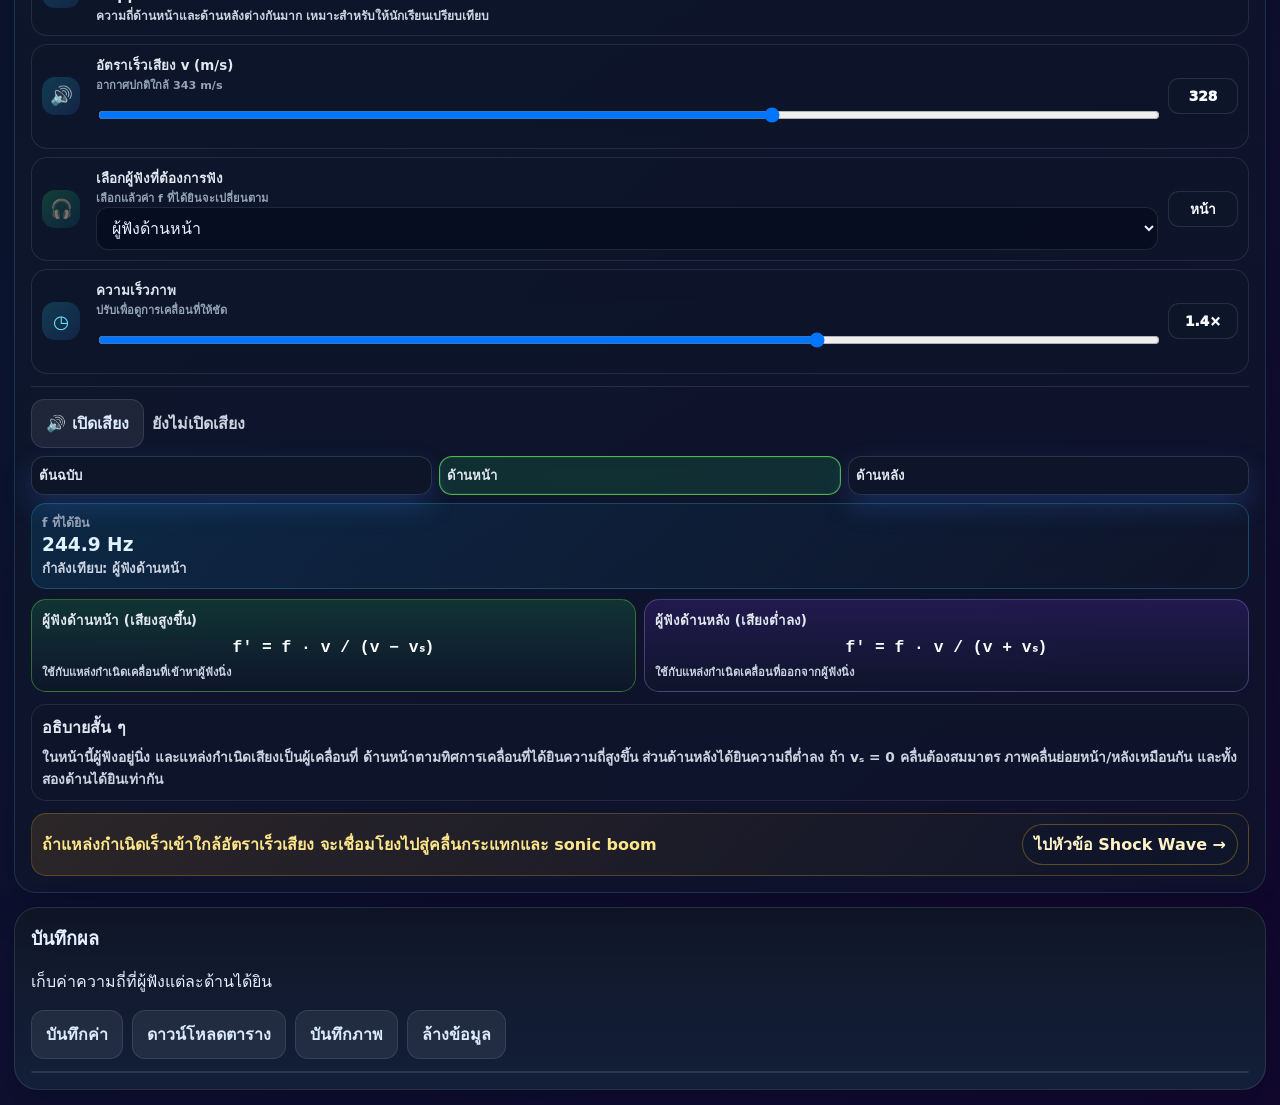
<file: visualizer_dopplerViz.html>
<!DOCTYPE html><html lang="th"><head><meta charset="UTF-8"><meta name="viewport" content="width=device-width, initial-scale=1.0"><title>MelodyLab v5.258 - Doppler Player Buttons</title><meta name="description" content="MelodyLab ห้องทดลองเสียงและเก็บข้อมูล ด้วยมือถือ"><meta name="theme-color" content="#0f172a"><link rel="manifest" href="manifest.json"><link rel="icon" type="image/png" href="icon-192.png"><link rel="apple-touch-icon" href="icon-192.png"><link rel="stylesheet" href="style.css"><meta name="melodylab-build-version" content="v5.258-doppler-player-buttons"></head><body class="detailPage page-visualizer"><header><div class="wrap nav detailNav"><button class="backBtn" onclick="location.href='visualizer.html'">←</button><a class="brand" href="index.html"><img src="icon-192.png" alt="MelodyLab"><span>Doppler Effect</span></a></div></header>
<style>
.dopplerProPage{--panel:rgba(15,23,42,.76);--panel2:rgba(15,23,42,.55);--line:rgba(148,163,184,.18);--cyan:#22d3ee;--green:#7cfc42;--purple:#a78bfa;--gold:#f59e0b}.dopplerProGrid{display:grid;grid-template-columns:minmax(0,1.45fr) minmax(330px,.72fr);gap:16px;align-items:start}.dopStageCard,.dopControlCard{border-radius:24px;background:linear-gradient(180deg,rgba(15,23,42,.80),rgba(15,23,42,.62));border:1px solid rgba(125,211,252,.18);box-shadow:0 24px 60px rgba(0,0,0,.22)}.dopStageHeader{display:flex;align-items:center;justify-content:space-between;gap:10px;margin-bottom:10px}.dopStageTitle{display:flex;align-items:center;gap:10px;font-weight:900;color:#e0f2fe}.dopStagePill{display:inline-flex;align-items:center;gap:8px;border-radius:999px;border:1px solid rgba(125,211,252,.24);background:rgba(30,41,59,.56);padding:8px 12px;font-weight:900;color:#dbeafe}.dopMiniBtns{display:flex;gap:8px;flex-wrap:wrap}.dopTheoryBtn,.dopResetTop{border:1px solid rgba(148,163,184,.22);background:rgba(15,23,42,.72);color:#e2e8f0;border-radius:14px;padding:8px 12px;font-weight:900}.dopCanvas{width:100%;height:min(55vh,520px);min-height:430px;display:block;border-radius:22px;background:#071426;border:1px solid rgba(125,211,252,.18)}.dopSceneLegend{display:grid;grid-template-columns:repeat(4,minmax(0,1fr));gap:8px;margin:10px 0 0}.dopLegendItem{display:flex;align-items:center;gap:8px;border:1px solid rgba(148,163,184,.16);background:rgba(15,23,42,.55);border-radius:14px;padding:8px 10px;color:#cbd5e1;font-size:.78rem;font-weight:850}.dopLine{width:28px;height:0;border-top:3px solid #22d3ee;border-radius:99px}.dopLine.front{border-color:#7cfc42}.dopLine.back{border-color:#a78bfa}.dopLine.path{border-top-style:dashed;border-color:#94a3b8}.dopResults{display:grid;grid-template-columns:repeat(4,minmax(0,1fr));gap:10px;margin-top:12px}.dopResultCard{position:relative;overflow:hidden;border:1px solid rgba(148,163,184,.18);background:rgba(15,23,42,.64);border-radius:18px;padding:12px}.dopResultCard b{display:block;font-size:1.42rem;line-height:1.05;margin:4px 0;color:#e2e8f0}.dopResultCard span{color:#94a3b8;font-size:.78rem;font-weight:850}.dopResultCard small{display:block;color:#cbd5e1;font-weight:850}.dopResultCard.source b{color:#38bdf8}.dopResultCard.front b{color:#7cfc42}.dopResultCard.back b{color:#c084fc}.dopResultCard.compare b{color:#fbbf24}.dopMiniWave{position:absolute;right:14px;top:50%;transform:translateY(-50%);width:84px;height:40px;opacity:.75}.dopFormulaGrid{display:grid;grid-template-columns:repeat(2,minmax(0,1fr));gap:10px;margin-top:12px}.dopFormulaCard{border-radius:18px;padding:12px;border:1px solid rgba(148,163,184,.18);background:rgba(15,23,42,.58)}.dopFormulaCard.front{border-color:rgba(124,252,66,.34);background:linear-gradient(180deg,rgba(34,197,94,.18),rgba(15,23,42,.56))}.dopFormulaCard.back{border-color:rgba(167,139,250,.35);background:linear-gradient(180deg,rgba(124,58,237,.18),rgba(15,23,42,.56))}.dopFormulaCard b{display:block;color:#e2e8f0;font-size:.84rem;margin-bottom:6px}.dopFormulaCard code{display:block;text-align:center;color:#f8fafc;font-size:1.2rem;font-weight:900;font-family:ui-monospace,Consolas,monospace}.dopFormulaCard small{display:block;margin-top:6px;color:#cbd5e1;font-size:.76rem;font-weight:800}.dopParamStrip{display:flex;flex-wrap:wrap;gap:8px;margin-top:10px;border:1px solid rgba(148,163,184,.16);background:rgba(15,23,42,.58);border-radius:16px;padding:10px 12px;color:#cbd5e1;font-weight:900}.dopParamStrip span{padding:3px 10px;border-radius:999px;background:rgba(30,41,59,.76)}.dopControlCard h3{margin:0 0 4px}.dopProControl{display:grid;grid-template-columns:54px minmax(0,1fr) 78px;gap:10px;align-items:center;margin:10px 0;border:1px solid rgba(148,163,184,.16);background:rgba(15,23,42,.50);border-radius:18px;padding:12px}.dopIcon{width:46px;height:46px;border-radius:15px;display:grid;place-items:center;background:linear-gradient(135deg,rgba(34,211,238,.20),rgba(59,130,246,.14));color:#67e8f9;font-size:1.4rem;font-weight:900}.dopIcon.purple{background:linear-gradient(135deg,rgba(167,139,250,.25),rgba(59,130,246,.10));color:#c4b5fd}.dopIcon.green{background:linear-gradient(135deg,rgba(34,197,94,.24),rgba(14,165,233,.10));color:#86efac}.dopProControl label{display:block;font-weight:900;color:#e2e8f0}.dopProControl small{display:block;color:#94a3b8;font-weight:800;font-size:.75rem}.dopProControl input[type=range]{width:100%}.dopProControl select{width:100%;border-radius:12px}.dopVal{display:grid;place-items:center;min-height:40px;border-radius:12px;background:rgba(15,23,42,.72);border:1px solid rgba(148,163,184,.18);color:#f8fafc;font-weight:950}.dopSoundBar{display:flex;align-items:center;gap:8px;flex-wrap:wrap;border-top:1px solid rgba(148,163,184,.18);margin-top:12px;padding-top:12px}.dopSoundLabel{font-weight:900;color:#cbd5e1}.dopInfoBox{border:1px solid rgba(148,163,184,.16);background:rgba(15,23,42,.50);border-radius:18px;margin-top:12px;padding:12px;color:#cbd5e1}.dopInfoBox h4{margin:0 0 6px;color:#e2e8f0}.dopInfoBox p{margin:0;color:#cbd5e1;font-weight:800;font-size:.86rem}@media(max-width:980px){.dopplerProGrid{grid-template-columns:1fr}.dopResults{grid-template-columns:repeat(2,minmax(0,1fr))}.dopSceneLegend{grid-template-columns:repeat(2,minmax(0,1fr))}.dopCanvas{height:54vh}}@media(max-width:640px){.dopResults,.dopSceneLegend,.dopFormulaGrid{grid-template-columns:1fr}.dopProControl{grid-template-columns:46px 1fr}.dopVal{grid-column:2}.dopCanvas{min-height:420px}.dopStageHeader{align-items:flex-start;flex-direction:column}}

.dopRegimeBox{display:grid;grid-template-columns:54px minmax(0,1fr);gap:10px;align-items:center;margin:10px 0;border:1px solid rgba(148,163,184,.16);background:rgba(15,23,42,.50);border-radius:18px;padding:12px}
.dopRegimeBadge{display:inline-flex;align-items:center;justify-content:center;min-height:36px;border-radius:999px;padding:6px 12px;font-weight:950;border:1px solid rgba(148,163,184,.22);background:rgba(15,23,42,.72);color:#e2e8f0}
.dopRegimeBadge.normal{border-color:rgba(34,211,238,.35);color:#67e8f9;background:rgba(14,165,233,.12)}
.dopRegimeBadge.clear{border-color:rgba(34,197,94,.38);color:#86efac;background:rgba(34,197,94,.12)}
.dopRegimeBadge.warn{border-color:rgba(251,191,36,.42);color:#fde68a;background:rgba(245,158,11,.14)}
.dopRegimeBadge.danger{border-color:rgba(248,113,113,.44);color:#fecaca;background:rgba(248,113,113,.14)}
.dopRegimeText b{display:block;color:#e2e8f0;font-size:.88rem}.dopRegimeText small{display:block;color:#cbd5e1;font-weight:800;font-size:.75rem}
.dopQuickListen{display:grid;grid-template-columns:repeat(3,minmax(0,1fr));gap:8px;margin-top:8px;width:100%}
.dopQuickListen button{border:1px solid rgba(148,163,184,.22);background:rgba(15,23,42,.64);color:#e2e8f0;border-radius:14px;padding:9px 8px;font-weight:950}
.dopQuickListen button.active{border-color:rgba(34,211,238,.70);background:linear-gradient(135deg,rgba(34,211,238,.24),rgba(59,130,246,.13));box-shadow:0 0 0 1px rgba(34,211,238,.12) inset}
.dopQuickListen button[data-listen="front"].active{border-color:rgba(124,252,66,.65);background:rgba(34,197,94,.15)}
.dopQuickListen button[data-listen="back"].active{border-color:rgba(167,139,250,.65);background:rgba(124,58,237,.17)}
.dopPOEGrid{display:grid;grid-template-columns:repeat(3,minmax(0,1fr));gap:10px;margin-top:12px}
.dopPOECard{border:1px solid rgba(148,163,184,.16);background:rgba(15,23,42,.58);border-radius:18px;padding:12px;color:#cbd5e1}
.dopPOECard b{display:block;color:#e2e8f0;margin-bottom:6px}.dopPOECard p{margin:0;font-weight:800;font-size:.82rem;line-height:1.45}.dopPOECard.predict{border-color:rgba(251,191,36,.28)}.dopPOECard.observe{border-color:rgba(34,211,238,.28)}.dopPOECard.explain{border-color:rgba(34,197,94,.28)}
.dopShockBridge{display:flex;align-items:center;justify-content:space-between;gap:10px;margin-top:12px;border:1px solid rgba(251,191,36,.24);background:linear-gradient(135deg,rgba(245,158,11,.13),rgba(15,23,42,.55));border-radius:18px;padding:12px;color:#fde68a;font-weight:850}
.dopShockBridge a{color:#fef3c7;text-decoration:none;border:1px solid rgba(251,191,36,.32);border-radius:999px;padding:7px 11px;background:rgba(15,23,42,.55);white-space:nowrap}
@media(max-width:640px){.dopPOEGrid,.dopQuickListen{grid-template-columns:1fr}.dopShockBridge{align-items:flex-start;flex-direction:column}}


.dopHeardBox{margin-top:8px;border:1px solid rgba(34,211,238,.24);background:linear-gradient(135deg,rgba(14,165,233,.13),rgba(15,23,42,.60));border-radius:16px;padding:10px 12px;color:#cbd5e1}
.dopHeardBox span{display:block;font-weight:850;font-size:.78rem;color:#94a3b8}.dopHeardBox b{display:block;font-size:1.35rem;line-height:1.1;color:#e0f2fe;margin:3px 0}.dopHeardBox small{display:block;font-weight:800;color:#cbd5e1}


/* v5.257: align Doppler page with the rest of MelodyLab */
.dopplerProPage .sectionHead{margin-bottom:14px}
.dopplerProGrid{grid-template-columns:minmax(0,1.34fr) minmax(318px,.66fr);gap:14px}
.dopStageCard,.dopControlCard{border-radius:22px;background:linear-gradient(180deg,rgba(15,23,42,.74),rgba(15,23,42,.58));border:1px solid rgba(125,211,252,.15);box-shadow:0 18px 44px rgba(0,0,0,.18)}
.dopStageHeader{margin-bottom:8px}
.dopStagePill{padding:7px 10px;border-radius:16px;background:rgba(15,23,42,.62);border-color:rgba(125,211,252,.18);font-size:.82rem}
.dopCanvas{height:min(50vh,500px);min-height:400px;border-radius:20px}
.dopSceneLegend{gap:7px;margin-top:9px}
.dopLegendItem{border-radius:13px;padding:7px 9px;font-size:.74rem;background:rgba(15,23,42,.48)}
.dopResults{gap:8px;margin-top:10px}
.dopResultCard{border-radius:16px;padding:10px 11px;background:rgba(15,23,42,.56)}
.dopResultCard b{font-size:1.20rem;margin:3px 0}
.dopResultCard small{font-size:.72rem}
.dopMiniWave{width:70px;height:34px;right:10px}
.dopParamStrip{padding:8px 10px;border-radius:15px;margin-top:9px;font-size:.82rem}
.dopPOEGrid{gap:7px;margin-top:9px}
.dopPOECard{border-radius:14px;padding:8px 10px;background:rgba(15,23,42,.48)}
.dopPOECard b{font-size:.80rem;margin-bottom:3px}.dopPOECard p{font-size:.74rem;line-height:1.35}
.dopControlCard h3{font-size:1.05rem}
.dopProControl{grid-template-columns:44px minmax(0,1fr) 70px;border-radius:16px;padding:10px;margin:8px 0;background:rgba(15,23,42,.46)}
.dopIcon{width:38px;height:38px;border-radius:13px;font-size:1.15rem}
.dopProControl label{font-size:.84rem}.dopProControl small{font-size:.70rem}
.dopVal{min-height:36px;border-radius:11px;font-size:.86rem}
.dopRegimeBox{grid-template-columns:44px minmax(0,1fr);border-radius:16px;padding:10px;margin:8px 0;background:rgba(15,23,42,.46)}
.dopRegimeBadge{min-height:30px;padding:5px 10px;font-size:.78rem}
.dopQuickListen{gap:7px}.dopQuickListen button{border-radius:13px;padding:8px 7px;font-size:.82rem}
.dopHeardBox{border-radius:15px;padding:9px 10px}.dopHeardBox b{font-size:1.16rem}
.dopFormulaGrid{gap:8px;margin-top:10px}
.dopFormulaCard{border-radius:15px;padding:10px}.dopFormulaCard code{font-size:1.02rem}.dopFormulaCard small{font-size:.70rem}
.dopInfoBox,.dopShockBridge{border-radius:15px;padding:10px}
@media(max-width:980px){.dopplerProGrid{grid-template-columns:1fr}.dopCanvas{height:52vh}}


.dopplerProPage .vizPlayerBar{margin-top:8px;margin-bottom:6px;border-radius:18px;background:rgba(15,23,42,.42);border:1px solid rgba(148,163,184,.12)}

</style>
<main class="wrap detailMain" data-current="visualizer"><section class="section activeDetail visualizerSinglePage visualizerTemplatePage dopplerProPage" id="visualizer" data-viz-mode="dopplerEffect"><div class="sectionHead templateHead"><div><h2>13. Doppler Effect (ปรากฏการณ์ดอปเพลอร์)</h2><p class="sectionLead">สังเกตความถี่ที่ผู้ฟังได้ยิน เมื่อแหล่งกำเนิดเสียงเคลื่อนที่</p><span class="versionBadge">v5.258 • Player Buttons</span></div><div class="dopMiniBtns"><button id="dopTheoryBtn" class="dopTheoryBtn" type="button">📖 ทฤษฎี</button><button id="dopResetTop" class="dopResetTop" type="button">↻ รีเซ็ต</button></div></div><div class="dopplerProGrid"><div class="card dopStageCard"><div class="dopStageHeader"><div class="dopStageTitle"><span class="dopStagePill">🚗 Doppler Effect: แหล่งกำเนิดเสียงเคลื่อนที่</span></div><div class="dopStagePill" id="speedBadge">v = --</div></div><canvas id="dopCanvas" class="dopCanvas" width="1200" height="560" aria-label="ภาพจำลองปรากฏการณ์ดอปเพลอร์"></canvas><div class="vizPlayerBar embeddedPlayerBar"><div class="playerCluster playerCenter playerCenterOnly"><button id="dopPlayBtn" class="playerBtn playerPrimary playerPlay" type="button" title="เล่น" aria-label="เล่น"><span class="playerGlyph"><svg viewBox="0 0 24 24"><path d="M8 6.5v11l9-5.5-9-5.5z"/></svg></span></button><button id="dopPauseBtn" class="playerBtn playerPause" type="button" title="หยุด" aria-label="หยุด"><span class="playerGlyph"><svg viewBox="0 0 24 24"><rect x="7" y="6" width="3.5" height="12" rx="1.2"/><rect x="13.5" y="6" width="3.5" height="12" rx="1.2"/></svg></span></button><button id="dopResetBtn" class="playerBtn playerReset" type="button" title="รีเซ็ตภาพ" aria-label="รีเซ็ตภาพ"><span class="playerGlyph"><svg viewBox="0 0 24 24"><path d="M19 12a7 7 0 1 1-2.05-4.95"/><path d="M19 5v5h-5"/></svg></span></button></div></div><div class="dopSceneLegend"><div class="dopLegendItem"><span class="dopLine front"></span>หน้าคลื่นด้านหน้า: ความถี่สูง</div><div class="dopLegendItem"><span class="dopLine back"></span>หน้าคลื่นด้านหลัง: ความถี่ต่ำ</div><div class="dopLegendItem"><span class="dopLine"></span>แหล่งกำเนิด + ทิศการเคลื่อนที่</div><div class="dopLegendItem"><span class="dopLine path"></span>แนวการเคลื่อนที่</div></div><div class="dopResults"><div class="dopResultCard source"><span>ต้นฉบับ</span><b id="cardF0">--</b><small>ความถี่จากแหล่งกำเนิด</small><canvas class="dopMiniWave" id="waveF0"></canvas></div><div class="dopResultCard front"><span>ด้านหน้า: เสียงสูงขึ้น</span><b id="cardFront">--</b><small>ทิศที่แหล่งกำเนิดเคลื่อนที่ไป</small><canvas class="dopMiniWave" id="waveFront"></canvas></div><div class="dopResultCard back"><span>ด้านหลัง: เสียงต่ำลง</span><b id="cardBack">--</b><small>ทิศที่แหล่งกำเนิดเคลื่อนที่จากมา</small><canvas class="dopMiniWave" id="waveBack"></canvas></div><div class="dopResultCard compare"><span>เปรียบเทียบ</span><b id="cardCompare">--</b><small>ด้านหน้าสูงกว่าด้านหลัง</small><canvas class="dopMiniWave" id="waveCompare"></canvas></div></div><div class="dopParamStrip"><span>อัตราส่วนความเร็ว <b id="stripRatio">--</b></span><span>vₛ <b id="stripVs">--</b></span><span>v <b id="stripV">--</b></span></div><div class="dopPOEGrid"><div class="dopPOECard predict"><b>ทำนาย</b><p>ด้านหน้าเสียงสูงขึ้นหรือต่ำลง?</p></div><div class="dopPOECard observe"><b>สังเกต</b><p>หน้าคลื่นด้านหน้าถี่กว่าด้านหลัง</p></div><div class="dopPOECard explain"><b>อธิบาย</b><p>λ สั้นลง → f ที่ได้ยินสูงขึ้น</p></div></div></div><div class="card dopControlCard"><h3>ปรับค่า</h3><p class="panelSubtext">ปรับความถี่และความเร็วแหล่งกำเนิด แล้วสังเกตผู้ฟังด้านหน้า/ด้านหลัง</p><div class="dopProControl"><div class="dopIcon">↔</div><div><label>ทิศทางการเคลื่อนที่</label><small>ด้านหน้าคือทิศที่แหล่งกำเนิดเคลื่อนที่ไป</small><select id="dopDirection"><option value="right" selected>เคลื่อนที่ไปทางขวา</option><option value="left">เคลื่อนที่ไปทางซ้าย</option></select></div><div class="dopVal" id="dirLabel">ขวา</div></div><div class="dopProControl"><div class="dopIcon purple">∿</div><div><label>ความถี่ของแหล่งกำเนิด f (Hz)</label><small>เสียงต้นฉบับจากแหล่งกำเนิด</small><input id="dopFreq" type="range" min="20" max="1000" step="5" value="120"></div><div class="dopVal" id="freqLabel">120</div></div><div class="dopProControl"><div class="dopIcon">⏱</div><div><label>อัตราส่วนความเร็ว vₛ / v</label><small>ยิ่งเร็ว ความต่างด้านหน้า/ด้านหลังยิ่งชัด</small><input id="dopRatio" type="range" min="0" max="0.90" step="0.01" value="0.51"></div><div class="dopVal" id="ratioLabel">0.51</div></div><div class="dopRegimeBox"><div class="dopIcon">⚠</div><div class="dopRegimeText"><span id="dopRegimeBadge" class="dopRegimeBadge normal">ปกติ</span><b id="dopRegimeTitle">ช่วงสังเกต Doppler</b><small id="dopRegimeText">ปรับ vₛ/v แล้วสังเกตความถี่ด้านหน้าและด้านหลัง</small></div></div><div class="dopProControl"><div class="dopIcon">🔊</div><div><label>อัตราเร็วเสียง v (m/s)</label><small>อากาศปกติใกล้ 343 m/s</small><input id="dopSpeed" type="range" min="200" max="400" step="1" value="328"></div><div class="dopVal" id="speedLabel">328</div></div><div class="dopProControl"><div class="dopIcon green">🎧</div><div><label>เลือกผู้ฟังที่ต้องการฟัง</label><small>เลือกแล้วค่า f ที่ได้ยินจะเปลี่ยนตาม</small><select id="dopListen"><option value="front" selected>ผู้ฟังด้านหน้า</option><option value="back">ผู้ฟังด้านหลัง</option><option value="source">เสียงต้นฉบับ</option></select></div><div class="dopVal" id="listenLabel">หน้า</div></div><div class="dopProControl"><div class="dopIcon">◷</div><div><label>ความเร็วภาพ</label><small>ปรับเพื่อดูการเคลื่อนที่ให้ชัด</small><input id="dopTimeSpeed" type="range" min="0.10" max="2.00" step="0.10" value="1.40"></div><div class="dopVal" id="timeLabel">1.4×</div></div><div class="dopSoundBar"><button id="dopSoundBtn" class="secondary" type="button">🔊 เปิดเสียง</button><span id="dopSoundLabel" class="dopSoundLabel">ยังไม่เปิดเสียง</span></div><div class="dopQuickListen" aria-label="ปุ่มเทียบเสียงเร็ว"><button type="button" data-listen="source">ต้นฉบับ</button><button type="button" data-listen="front">ด้านหน้า</button><button type="button" data-listen="back">ด้านหลัง</button></div><div class="dopHeardBox"><span>f ที่ได้ยิน</span><b id="heardFreqLabel">--</b><small id="heardHintLabel">เลือกผู้ฟังเพื่อเทียบเสียง</small></div><div class="dopFormulaGrid"><div class="dopFormulaCard front"><b>ผู้ฟังด้านหน้า (เสียงสูงขึ้น)</b><code>f′ = f · v / (v − vₛ)</code><small>ใช้กับแหล่งกำเนิดเคลื่อนที่เข้าหาผู้ฟังนิ่ง</small></div><div class="dopFormulaCard back"><b>ผู้ฟังด้านหลัง (เสียงต่ำลง)</b><code>f′ = f · v / (v + vₛ)</code><small>ใช้กับแหล่งกำเนิดเคลื่อนที่ออกจากผู้ฟังนิ่ง</small></div></div><div class="dopInfoBox" id="theoryBox"><h4>อธิบายสั้น ๆ</h4><p>ในหน้านี้ผู้ฟังอยู่นิ่ง และแหล่งกำเนิดเสียงเป็นผู้เคลื่อนที่ ด้านหน้าตามทิศการเคลื่อนที่ได้ยินความถี่สูงขึ้น ส่วนด้านหลังได้ยินความถี่ต่ำลง ถ้า vₛ = 0 คลื่นต้องสมมาตร ภาพคลื่นย่อยหน้า/หลังเหมือนกัน และทั้งสองด้านได้ยินเท่ากัน</p></div><div class="dopShockBridge"><span>ถ้าแหล่งกำเนิดเร็วเข้าใกล้อัตราเร็วเสียง จะเชื่อมโยงไปสู่คลื่นกระแทกและ sonic boom</span><a href="visualizer_shock_wave.html">ไปหัวข้อ Shock Wave →</a></div></div></div><div class="card localExportCard templateExportCard" data-export-name="dopplerEffect"><div class="panelTitleStack"><h3>บันทึกผล</h3><p class="panelSubtext">เก็บค่าความถี่ที่ผู้ฟังแต่ละด้านได้ยิน</p></div><div class="actions"><button id="dopCaptureBtn" class="secondary localCaptureBtn">บันทึกค่า</button><button id="dopDownloadBtn" class="secondary localDownloadBtn">ดาวน์โหลดตาราง</button><button id="dopPngBtn" class="secondary localPngBtn">บันทึกภาพ</button><button id="dopClearBtn" class="secondary localClearBtn">ล้างข้อมูล</button></div><div class="tableWrap localLogWrap"><table><thead><tr id="dopHead"></tr></thead><tbody id="dopBody"></tbody></table></div></div></section></main>
<script>
(()=>{'use strict';const $=id=>document.getElementById(id);const state={running:true,last:performance.now(),time:.18,logs:[]};const audio={ctx:null,osc:null,gain:null,playing:false};function clamp(v,a,b){return Math.max(a,Math.min(b,v));}function fmt(v,d=2){const s=Number(v).toFixed(d);return d===0?s:s.replace(/\.?0+$/,'');}function params(){let f0=Number($('dopFreq')?.value||120),ratio=Number($('dopRatio')?.value||.51),v=Number($('dopSpeed')?.value||328),dir=$('dopDirection')?.value||'right',listen=$('dopListen')?.value||'front',timeSpeed=Number($('dopTimeSpeed')?.value||1.4),vs=ratio*v,front=f0*v/(v-vs),back=f0*v/(v+vs);return{f0,ratio,v,vs,front,back,compare:front/back,dir,listen,timeSpeed,dirSign:dir==='right'?1:-1};}function regime(r){if(r<.50)return{key:'normal',badge:'ปกติ',title:'ช่วงเริ่มสังเกต Doppler',text:'คลื่นด้านหน้าเริ่มถี่ขึ้น และด้านหลังเริ่มห่างขึ้น'};if(r<.75)return{key:'clear',badge:'เห็นชัด',title:'Doppler ชัดเจน',text:'ความถี่ด้านหน้าและด้านหลังต่างกันมาก เหมาะสำหรับให้นักเรียนเปรียบเทียบ'};if(r<.88)return{key:'warn',badge:'ใกล้กำแพงเสียง',title:'ควรเชื่อมโยง Shock Wave',text:'แหล่งกำเนิดเร็วมาก หน้าคลื่นด้านหน้าถูกบีบแน่นขึ้นอย่างชัดเจน'};return{key:'danger',badge:'สูงมาก',title:'เข้าใกล้เงื่อนไขคลื่นกระแทก',text:'ค่าความถี่ด้านหน้าจะพุ่งสูง ควรอธิบายว่ากำลังเข้าใกล้หัวข้อ Shock Wave'};}function scale(canvas){let dpr=Math.max(1,window.devicePixelRatio||1),r=canvas.getBoundingClientRect(),w=Math.max(340,Math.round(r.width||760)),h=Math.max(430,Math.round(r.height||540));if(canvas.width!==Math.round(w*dpr)||canvas.height!==Math.round(h*dpr)){canvas.width=Math.round(w*dpr);canvas.height=Math.round(h*dpr);}let ctx=canvas.getContext('2d');ctx.setTransform(dpr,0,0,dpr,0,0);return{ctx,w,h};}function rr(ctx,x,y,w,h,r,fill,stroke){ctx.beginPath();ctx.roundRect?ctx.roundRect(x,y,w,h,r):ctx.rect(x,y,w,h);if(fill)ctx.fill();if(stroke)ctx.stroke();}function bg(ctx,w,h){let g=ctx.createLinearGradient(0,0,w,h);g.addColorStop(0,'#061526');g.addColorStop(.52,'#0b1837');g.addColorStop(1,'#1f1450');ctx.fillStyle=g;ctx.fillRect(0,0,w,h);ctx.strokeStyle='rgba(56,189,248,.10)';ctx.lineWidth=1;for(let x=0;x<w;x+=46){ctx.beginPath();ctx.moveTo(x,0);ctx.lineTo(x,h);ctx.stroke();}for(let y=0;y<h;y+=46){ctx.beginPath();ctx.moveTo(0,y);ctx.lineTo(w,y);ctx.stroke();}}function dot(ctx,x,y,r,c,label){ctx.save();ctx.fillStyle=c;ctx.strokeStyle='rgba(255,255,255,.88)';ctx.lineWidth=1.2;ctx.beginPath();ctx.arc(x,y,r,0,Math.PI*2);ctx.fill();ctx.stroke();if(label){ctx.fillStyle='#e2e8f0';ctx.font='900 10px system-ui,sans-serif';ctx.textAlign='center';ctx.fillText(label,x,y-11);}ctx.restore();}function arrow(ctx,x1,y1,x2,y2,c){ctx.save();ctx.strokeStyle=c;ctx.fillStyle=c;ctx.lineWidth=2.4;ctx.setLineDash([6,5]);ctx.beginPath();ctx.moveTo(x1,y1);ctx.lineTo(x2,y2);ctx.stroke();ctx.setLineDash([]);let a=Math.atan2(y2-y1,x2-x1);ctx.beginPath();ctx.moveTo(x2,y2);ctx.lineTo(x2-10*Math.cos(a-.45),y2-10*Math.sin(a-.45));ctx.lineTo(x2-10*Math.cos(a+.45),y2-10*Math.sin(a+.45));ctx.closePath();ctx.fill();ctx.restore();}function sourceCart(ctx,x,y,p){ctx.save();ctx.translate(x,y);ctx.scale(p.dirSign,1);ctx.fillStyle='rgba(15,23,42,.92)';ctx.strokeStyle='rgba(125,211,252,.55)';ctx.lineWidth=1.8;rr(ctx,-42,-18,72,35,10,true,true);ctx.fillStyle='rgba(34,211,238,.20)';ctx.fillRect(-28,-10,26,18);ctx.fillStyle='rgba(148,163,184,.95)';ctx.beginPath();ctx.arc(-26,20,7,0,Math.PI*2);ctx.arc(18,20,7,0,Math.PI*2);ctx.fill();ctx.fillStyle='rgba(203,213,225,.90)';ctx.beginPath();ctx.moveTo(-6,-20);ctx.lineTo(18,-36);ctx.lineTo(24,-10);ctx.closePath();ctx.fill();ctx.strokeStyle='rgba(226,232,240,.65)';ctx.stroke();ctx.fillStyle='#22d3ee';ctx.font='900 18px system-ui,sans-serif';ctx.textAlign='center';ctx.fillText('♪',-15,5);ctx.restore();ctx.save();ctx.fillStyle='#67e8f9';ctx.font='900 15px system-ui,sans-serif';ctx.textAlign='center';ctx.fillText(`${fmt(p.f0,0)} Hz`,x,y+48);ctx.restore();}function listener(ctx,x,y,color,label,freq,sub){ctx.save();ctx.fillStyle='rgba(15,23,42,.74)';ctx.strokeStyle=color;ctx.lineWidth=1.5;rr(ctx,x-62,y-56,124,112,18,true,true);ctx.fillStyle=color;ctx.globalAlpha=.82;ctx.beginPath();ctx.arc(x,y-18,15,0,Math.PI*2);ctx.fill();ctx.beginPath();ctx.roundRect?ctx.roundRect(x-25,y-2,50,34,15):ctx.rect(x-25,y-2,50,34);ctx.fill();ctx.globalAlpha=1;ctx.fillStyle='#e2e8f0';ctx.font='900 12px system-ui,sans-serif';ctx.textAlign='center';ctx.fillText(label,x,y-70);ctx.fillStyle=color;ctx.font='950 17px system-ui,sans-serif';ctx.fillText(`${fmt(freq,1)} Hz`,x,y+68);ctx.fillStyle='rgba(203,213,225,.95)';ctx.font='800 10px system-ui,sans-serif';ctx.fillText(sub,x,y+83);ctx.restore();}function miniWave(canvas,color,density=1){if(!canvas)return;let ctx=canvas.getContext('2d'),w=canvas.width=120,h=canvas.height=48;ctx.clearRect(0,0,w,h);ctx.strokeStyle=color;ctx.lineWidth=3;ctx.beginPath();for(let x=0;x<w;x+=3){let y=h/2+Math.sin(x*.22*density)*Math.sin(x*.05+state.time*4)*15;if(x===0)ctx.moveTo(x,y);else ctx.lineTo(x,y);}ctx.stroke();}function draw(){let canvas=$('dopCanvas');if(!canvas)return;let {ctx,w,h}=scale(canvas),p=params();bg(ctx,w,h);updateLabels(p);let left=80,right=w-80,axisY=Math.round(h*.50),span=right-left,sourceX=(left+right)/2,frontX=p.dirSign===1?right-70:left+70,backX=p.dirSign===1?left+70:right-70;ctx.save();ctx.fillStyle='rgba(226,232,240,.95)';ctx.font='900 14px system-ui,sans-serif';ctx.fillText('การเคลื่อนที่ของแหล่งกำเนิดเสียง',28,32);ctx.fillStyle='rgba(148,163,184,.95)';ctx.font='800 10px system-ui,sans-serif';ctx.textAlign='right';ctx.fillText(`v = ${fmt(p.v,0)} m/s`,w-40,32);ctx.textAlign='left';
// movement path and direction
arrow(ctx,backX+45*p.dirSign,axisY,frontX-45*p.dirSign,axisY,'rgba(148,163,184,.80)');
let waveSpeedPx=190,sourceSpeedPx=waveSpeedPx*p.ratio,frontStart=p.dirSign===1?-.50*Math.PI:.50*Math.PI,frontEnd=p.dirSign===1?.50*Math.PI:1.50*Math.PI,backStart=p.dirSign===1?.50*Math.PI:-.50*Math.PI,backEnd=p.dirSign===1?1.50*Math.PI:.50*Math.PI;
// Wavefronts are drawn around previous source positions. If v_s/v = 0, all centers coincide and front/back frequencies equal.
for(let i=0;i<18;i++){let age=((state.time*.92)%0.22)+i*.22,rad=age*waveSpeedPx,originX=sourceX-p.dirSign*sourceSpeedPx*age,alpha=clamp(.64-i*.033,.07,.64);ctx.lineWidth=2.15;ctx.strokeStyle=`rgba(124,252,66,${alpha})`;ctx.beginPath();ctx.arc(originX,axisY,rad,frontStart,frontEnd);ctx.stroke();ctx.strokeStyle=`rgba(167,139,250,${alpha})`;ctx.beginPath();ctx.arc(originX,axisY,rad,backStart,backEnd);ctx.stroke();}
listener(ctx,backX,axisY,p.dirSign===1?'#a78bfa':'#7cfc42',p.dirSign===1?'ผู้ฟังด้านหลัง':'ผู้ฟังด้านหน้า',p.dirSign===1?p.back:p.front,p.dirSign===1?'ความถี่ต่ำ':'ความถี่สูง');
listener(ctx,frontX,axisY,p.dirSign===1?'#7cfc42':'#a78bfa',p.dirSign===1?'ผู้ฟังด้านหน้า':'ผู้ฟังด้านหลัง',p.dirSign===1?p.front:p.back,p.dirSign===1?'ความถี่สูง':'ความถี่ต่ำ');
sourceCart(ctx,sourceX,axisY,p);
ctx.strokeStyle='rgba(34,211,238,.55)';ctx.lineWidth=4;ctx.beginPath();ctx.moveTo(sourceX,axisY+42);ctx.lineTo(sourceX+p.dirSign*(62+46*p.ratio),axisY+42);ctx.stroke();arrow(ctx,sourceX,axisY+42,sourceX+p.dirSign*(62+46*p.ratio),axisY+42,'#22d3ee');
ctx.fillStyle='rgba(226,232,240,.95)';ctx.font='900 11px system-ui,sans-serif';ctx.textAlign='center';ctx.fillText(`vₛ = ${fmt(p.vs,1)} m/s`,sourceX+p.dirSign*(46+34*p.ratio),axisY+34);
if(p.ratio<.005){ctx.fillStyle='rgba(203,213,225,.95)';ctx.font='900 11px system-ui,sans-serif';ctx.fillText('vₛ = 0: คลื่นสมมาตร และผู้ฟังทั้งสองด้านได้ยิน f เท่ากัน',sourceX,axisY-84);}
ctx.restore();}function updateLabels(p=params()){$('speedBadge').textContent=`v = ${fmt(p.v,0)} m/s`;$('dirLabel').textContent=p.dir==='right'?'ขวา':'ซ้าย';$('freqLabel').textContent=fmt(p.f0,0);$('ratioLabel').textContent=fmt(p.ratio,2);$('speedLabel').textContent=fmt(p.v,0);$('listenLabel').textContent=p.listen==='front'?'หน้า':p.listen==='back'?'หลัง':'ต้นฉบับ';let heard=selectedFreq(p),heardName=p.listen==='front'?'ผู้ฟังด้านหน้า':p.listen==='back'?'ผู้ฟังด้านหลัง':'เสียงต้นฉบับ';if($('heardFreqLabel'))$('heardFreqLabel').textContent=`${fmt(heard,1)} Hz`;if($('heardHintLabel'))$('heardHintLabel').textContent=`กำลังเทียบ: ${heardName}`;$('timeLabel').textContent=`${fmt(p.timeSpeed,1)}×`;$('cardF0').textContent=`${fmt(p.f0,0)} Hz`;$('cardFront').textContent=`${fmt(p.front,1)} Hz`;$('cardBack').textContent=`${fmt(p.back,1)} Hz`;$('cardCompare').textContent=`${fmt(p.compare,2)}×`;$('stripRatio').textContent=`vₛ/v = ${fmt(p.ratio,2)}`;$('stripVs').textContent=`${fmt(p.vs,1)} m/s`;$('stripV').textContent=`${fmt(p.v,0)} m/s`;let rg=regime(p.ratio),b=$('dopRegimeBadge');if(b){b.className='dopRegimeBadge '+rg.key;b.textContent=rg.badge;}$('dopRegimeTitle')&&($('dopRegimeTitle').textContent=rg.title);$('dopRegimeText')&&($('dopRegimeText').textContent=rg.text);document.querySelectorAll('.dopQuickListen button').forEach(btn=>btn.classList.toggle('active',btn.dataset.listen===p.listen));let frontDensity=clamp(p.front/Math.max(1,p.f0),.55,3.0),backDensity=clamp(p.back/Math.max(1,p.f0),.35,1.35),compareDensity=clamp(p.compare/2.0,.55,2.4);miniWave($('waveF0'),'#38bdf8',1);miniWave($('waveFront'),'#7cfc42',frontDensity);miniWave($('waveBack'),'#a78bfa',backDensity);miniWave($('waveCompare'),'#fbbf24',compareDensity);updateAudio();}function selectedFreq(p=params()){return p.listen==='front'?p.front:p.listen==='back'?p.back:p.f0;}function row(){let p=params();return{timestamp:new Date().toISOString(),topic:'Doppler Effect',source_frequency_Hz:Number(fmt(p.f0,1)),source_speed_ratio:Number(fmt(p.ratio,2)),source_speed_mps:Number(fmt(p.vs,2)),sound_speed_mps:Number(fmt(p.v,0)),direction:p.dir,front_frequency_Hz:Number(fmt(p.front,2)),back_frequency_Hz:Number(fmt(p.back,2)),comparison_ratio:Number(fmt(p.compare,3)),speed_regime:regime(p.ratio).badge,listen:p.listen,listen_frequency_Hz:Number(fmt(selectedFreq(p),2))};}function renderLog(){let keys=['timestamp','source_frequency_Hz','source_speed_ratio','source_speed_mps','sound_speed_mps','direction','front_frequency_Hz','back_frequency_Hz','comparison_ratio','speed_regime','listen','listen_frequency_Hz'];$('dopHead').innerHTML=keys.map(k=>`<th>${k}</th>`).join('');$('dopBody').innerHTML=state.logs.map(r=>`<tr>${keys.map(k=>`<td>${r[k]??''}</td>`).join('')}</tr>`).join('');}function downloadCSV(){if(!state.logs.length)state.logs.push(row());let keys=Object.keys(state.logs[0]);let csv=[keys.join(','),...state.logs.map(r=>keys.map(k=>JSON.stringify(r[k]??'')).join(','))].join('\n');let a=document.createElement('a');a.href=URL.createObjectURL(new Blob([csv],{type:'text/csv;charset=utf-8'}));a.download='melodylab_doppler_effect.csv';a.click();URL.revokeObjectURL(a.href);renderLog();}function savePNG(){let a=document.createElement('a');a.href=$('dopCanvas').toDataURL('image/png');a.download='melodylab_doppler_effect.png';a.click();}async function ensureAudio(){if(!(window.AudioContext||window.webkitAudioContext)){$('dopSoundLabel').textContent='อุปกรณ์นี้ไม่รองรับ Web Audio';return false;}if(!audio.ctx){let AC=window.AudioContext||window.webkitAudioContext;audio.ctx=new AC();audio.osc=audio.ctx.createOscillator();audio.gain=audio.ctx.createGain();audio.osc.type='sine';audio.gain.gain.value=0;audio.osc.connect(audio.gain);audio.gain.connect(audio.ctx.destination);audio.osc.start();}if(audio.ctx.state==='suspended'&&audio.ctx.resume)await audio.ctx.resume();return true;}function updateAudio(){let p=params(),freq=selectedFreq(p);$('dopSoundBtn').textContent=audio.playing?'🔇 ปิดเสียง':'🔊 เปิดเสียง';$('dopSoundLabel').textContent=audio.playing?`กำลังเล่น ${fmt(freq,1)} Hz (${p.listen==='front'?'ด้านหน้า':p.listen==='back'?'ด้านหลัง':'ต้นฉบับ'})`:'ยังไม่เปิดเสียง';if(!audio.playing||!audio.ctx)return;let t=audio.ctx.currentTime||0;audio.osc.frequency.setTargetAtTime(freq,t,.025);audio.gain.gain.setTargetAtTime(.035,t,.035);}async function toggleSound(){if(audio.playing){audio.playing=false;if(audio.gain&&audio.ctx)audio.gain.gain.setTargetAtTime(0,audio.ctx.currentTime||0,.03);updateAudio();return;}if(await ensureAudio()){audio.playing=true;updateAudio();}}function tick(now){let dt=Math.min(.05,(now-state.last)/1000);state.last=now;if(state.running)state.time+=dt*params().timeSpeed*(.42+.36*params().ratio);draw();requestAnimationFrame(tick);}['dopDirection','dopFreq','dopRatio','dopSpeed','dopListen','dopTimeSpeed'].forEach(id=>{$(id)?.addEventListener('input',draw);$(id)?.addEventListener('change',draw);});$('dopPlayBtn')?.addEventListener('click',()=>state.running=true);$('dopPauseBtn')?.addEventListener('click',()=>state.running=false);$('dopResetBtn')?.addEventListener('click',()=>{state.time=.18;draw();});$('dopResetTop')?.addEventListener('click',()=>{state.time=.18;$('dopFreq').value=120;$('dopRatio').value=.51;$('dopSpeed').value=328;$('dopDirection').value='right';$('dopListen').value='front';$('dopTimeSpeed').value=1.4;draw();});document.querySelectorAll('.dopQuickListen button').forEach(btn=>btn.addEventListener('click',()=>{if($('dopListen'))$('dopListen').value=btn.dataset.listen;draw();}));$('dopTheoryBtn')?.addEventListener('click',()=>document.getElementById('theoryBox')?.scrollIntoView({behavior:'smooth',block:'center'}));$('dopSoundBtn')?.addEventListener('click',toggleSound);$('dopCaptureBtn')?.addEventListener('click',()=>{state.logs.push(row());renderLog();});$('dopDownloadBtn')?.addEventListener('click',downloadCSV);$('dopPngBtn')?.addEventListener('click',savePNG);$('dopClearBtn')?.addEventListener('click',()=>{state.logs=[];renderLog();});window.addEventListener('resize',draw,{passive:true});window.addEventListener('pagehide',()=>{audio.playing=false;if(audio.gain&&audio.ctx)audio.gain.gain.setTargetAtTime(0,audio.ctx.currentTime||0,.03);});draw();requestAnimationFrame(tick);})();
</script></body></html>
</file>
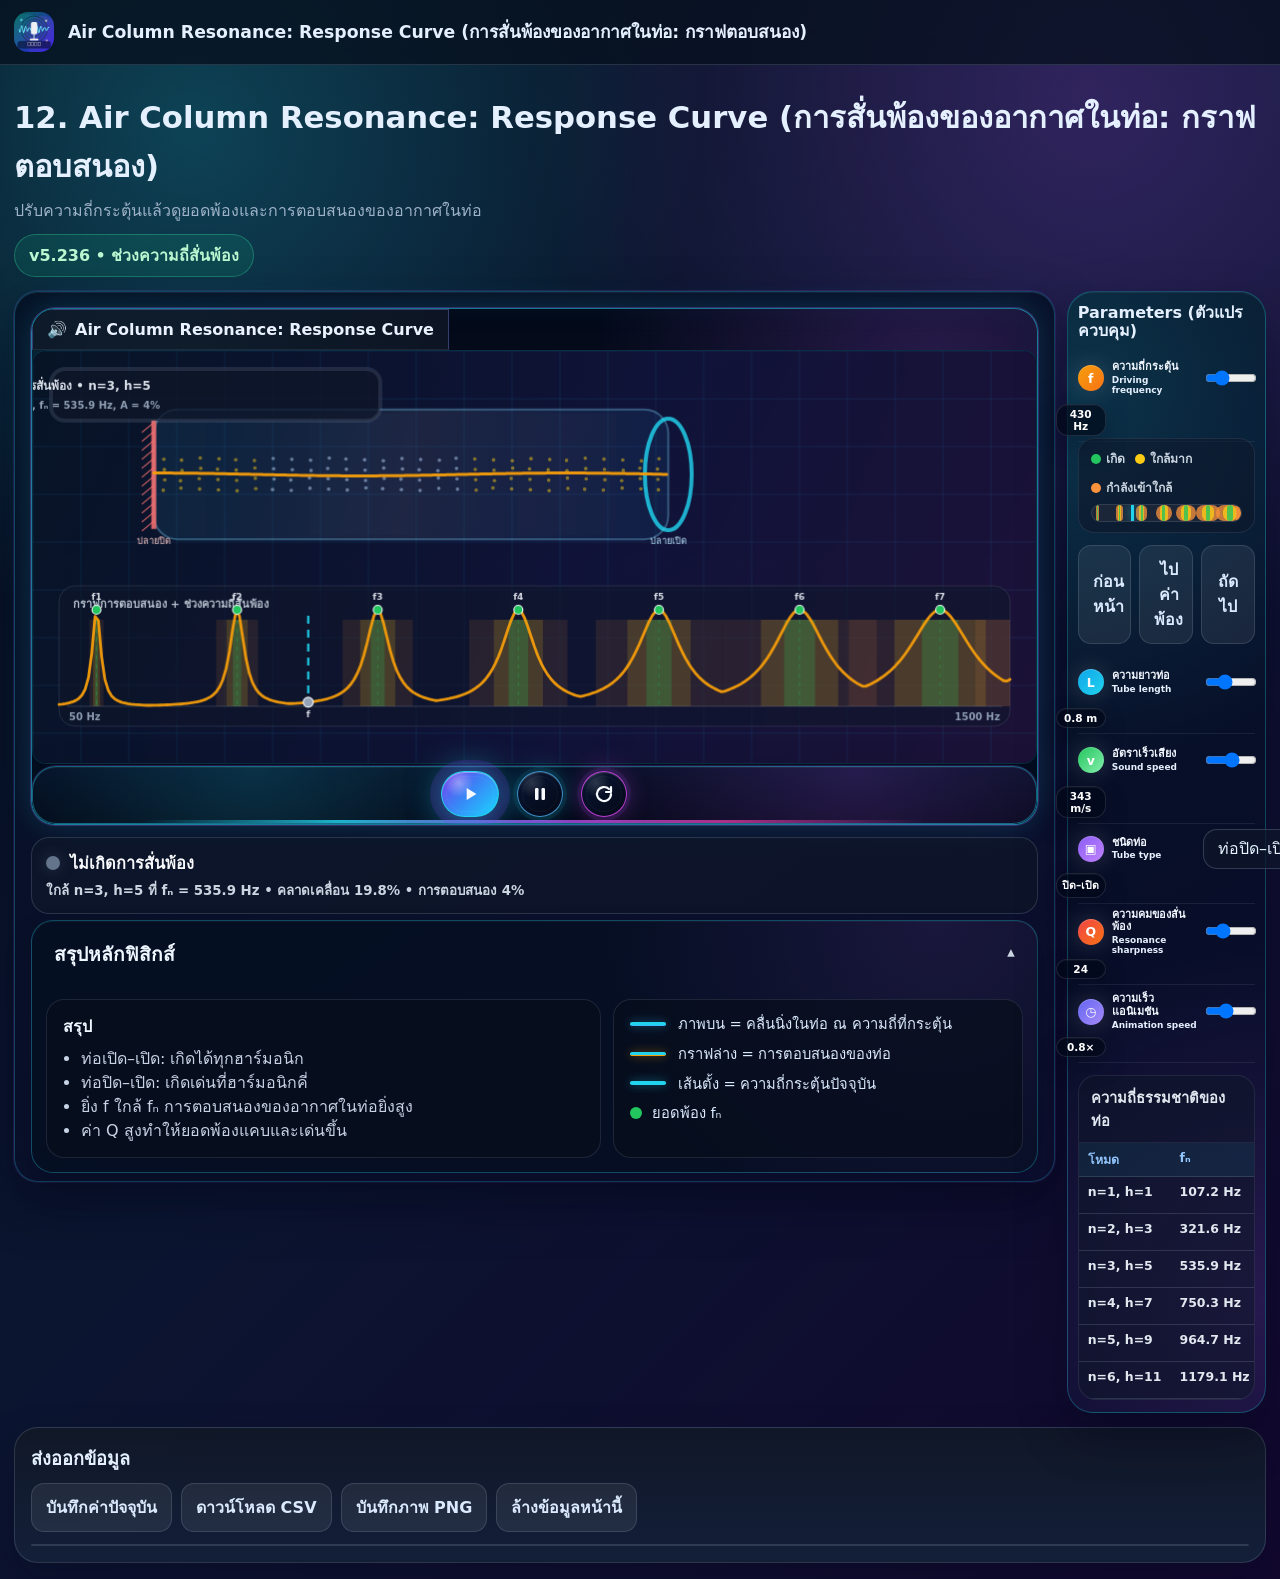
<file: visualizer_resonanceViz.html>
<!DOCTYPE html>
<html lang="th">
<head>
  <meta charset="UTF-8">
  <meta name="viewport" content="width=device-width, initial-scale=1.0">
  <title>MelodyLab v5.236 - Air Column Resonance: Response Curve (การสั่นพ้องของอากาศในท่อ: กราฟตอบสนอง)</title>
  <meta name="description" content="MelodyLab ห้องทดลองเสียงและเก็บข้อมูล ด้วยมือถือ">
  <meta name="theme-color" content="#0f172a">
  <link rel="manifest" href="manifest.json">
  <link rel="icon" type="image/png" href="icon-192.png">
  <link rel="apple-touch-icon" href="icon-192.png">
  <link rel="stylesheet" href="style.css">
  <meta name="melodylab-build-version" content="v5.236-air-column-resonance-band-status">
  <style>
    .resonancePage .versionBadge{display:inline-flex;margin-top:10px;padding:8px 14px;border-radius:999px;background:rgba(16,185,129,.14);border:1px solid rgba(52,211,153,.35);color:#bbf7d0;font-weight:900}
    .resCanvas{display:block;width:100% !important;height:min(66vh,560px) !important;min-height:450px !important;max-height:560px !important;aspect-ratio:auto !important}
    .resReadout{display:grid;grid-template-columns:repeat(5,minmax(0,1fr));gap:10px;margin-top:12px}
    .resReadout>div{background:rgba(15,23,42,.66);border:1px solid rgba(148,163,184,.18);border-radius:16px;padding:10px 12px}
    .resReadout label{display:block;font-size:.74rem;color:#9fb0c7;font-weight:800}
    .resReadout b{font-size:1.02rem;color:#f8fafc}
    .freqIcon{background:linear-gradient(135deg,#f59e0b,#f97316)}
    .lengthIcon{background:linear-gradient(135deg,#0ea5e9,#22d3ee)}
    .speedIcon{background:linear-gradient(135deg,#22c55e,#86efac)}
    .modeIcon{background:linear-gradient(135deg,#8b5cf6,#c084fc)}
    .qIcon{background:linear-gradient(135deg,#ef4444,#f97316)}
    .timeIcon{background:linear-gradient(135deg,#6366f1,#a78bfa)}

    .resStatusPanel{margin-top:12px;border-radius:18px;padding:12px 14px;border:1px solid rgba(148,163,184,.18);background:rgba(15,23,42,.70)}
    .resStatusPanel .statusTop{display:flex;align-items:center;gap:10px;flex-wrap:wrap}
    .resStatusDot{width:14px;height:14px;border-radius:999px;background:#64748b;box-shadow:0 0 16px rgba(148,163,184,.25)}
    .resStatusPanel b{font-size:1.02rem;color:#f8fafc}
    .resStatusPanel small{display:block;margin-top:4px;color:#cbd5e1;font-weight:800}
    .resStatusPanel.resonance{border-color:rgba(34,197,94,.45);background:linear-gradient(135deg,rgba(22,101,52,.32),rgba(15,23,42,.72))}
    .resStatusPanel.near{border-color:rgba(250,204,21,.46);background:linear-gradient(135deg,rgba(133,77,14,.32),rgba(15,23,42,.72))}
    .resStatusPanel.approach{border-color:rgba(251,146,60,.45);background:linear-gradient(135deg,rgba(124,45,18,.32),rgba(15,23,42,.72))}
    .resStatusPanel.off{border-color:rgba(148,163,184,.22)}
    .resStatusPanel.resonance .resStatusDot{background:#22c55e;box-shadow:0 0 18px rgba(34,197,94,.72)}
    .resStatusPanel.near .resStatusDot{background:#facc15;box-shadow:0 0 18px rgba(250,204,21,.72)}
    .resStatusPanel.approach .resStatusDot{background:#fb923c;box-shadow:0 0 18px rgba(251,146,60,.72)}
    .freqBandWrap{margin:-4px 0 12px 0;padding:10px 12px;border-radius:16px;background:rgba(15,23,42,.54);border:1px solid rgba(148,163,184,.14)}
    .freqBandLegend{display:flex;gap:10px;flex-wrap:wrap;font-size:.76rem;font-weight:900;color:#cbd5e1;margin-bottom:7px}
    .freqBandLegend span::before{content:"";display:inline-block;width:10px;height:10px;border-radius:999px;margin-right:5px;vertical-align:-1px}
    .freqBandLegend .z1::before{background:#22c55e}.freqBandLegend .z2::before{background:#facc15}.freqBandLegend .z3::before{background:#fb923c}
    .freqBand{height:18px;border-radius:999px;background:rgba(30,41,59,.88);position:relative;overflow:hidden;border:1px solid rgba(148,163,184,.18)}
    .freqBand span.zone{position:absolute;top:0;bottom:0;border-radius:999px;opacity:.76}
    .freqBand span.approach{background:#fb923c}.freqBand span.near{background:#facc15}.freqBand span.resonance{background:#22c55e}
    .freqBand span.marker{position:absolute;top:-2px;bottom:-2px;width:3px;background:#22d3ee;box-shadow:0 0 12px rgba(34,211,238,.8)}
    .jumpBtns{display:grid;grid-template-columns:repeat(3,minmax(0,1fr));gap:8px;margin:2px 0 12px}
    .jumpBtns button{min-height:38px}
    .modeTableBox{margin-top:12px;border-radius:18px;border:1px solid rgba(148,163,184,.14);background:rgba(15,23,42,.54);overflow:hidden}
    .modeTableBox h4{margin:0;padding:10px 12px;color:#e2e8f0;font-size:.92rem}
    .modeTable{width:100%;border-collapse:collapse;font-size:.78rem}
    .modeTable th,.modeTable td{padding:7px 9px;border-top:1px solid rgba(148,163,184,.12);text-align:left}
    .modeTable th{color:#93c5fd;font-weight:900}
    .modeTable td{color:#e2e8f0;font-weight:800}
    .modeBadge{display:inline-block;border-radius:999px;padding:2px 7px;font-weight:900;font-size:.72rem;background:rgba(100,116,139,.22);color:#cbd5e1}
    .modeBadge.resonance{background:rgba(34,197,94,.18);color:#bbf7d0}
    .modeBadge.near{background:rgba(250,204,21,.18);color:#fef08a}
    .modeBadge.approach{background:rgba(251,146,60,.18);color:#fed7aa}

    .resLegend .legendLine{width:36px;height:4px;border-radius:999px;display:inline-block}
    .resLegend .respLine{background:#f59e0b;box-shadow:0 0 10px rgba(245,158,11,.45)}
    .resLegend .driveLine{background:#22d3ee;box-shadow:0 0 10px rgba(34,211,238,.45)}
    .resLegend .tubeLine{background:#38bdf8;box-shadow:0 0 10px rgba(56,189,248,.45)}
    .resLegend .peakDot{width:12px;height:12px;border-radius:999px;background:#22c55e;display:inline-block}
    @media(max-width:760px){
      .resCanvas{height:min(64vh,530px) !important;min-height:430px !important;max-height:530px !important}
      .resReadout{grid-template-columns:repeat(2,minmax(0,1fr));gap:8px}
      .resReadout>div:last-child{grid-column:1/-1}
      .resReadout>div{padding:9px 10px}
    }
  </style>
</head>
<body class="detailPage page-visualizer">
<header>
  <div class="wrap nav detailNav">
    <button class="backBtn" onclick="location.href='visualizer.html'">←</button>
    <a class="brand" href="index.html"><img src="icon-192.png" alt="MelodyLab"><span>Air Column Resonance: Response Curve (การสั่นพ้องของอากาศในท่อ: กราฟตอบสนอง)</span></a>
  </div>
</header>

<main class="wrap detailMain" data-current="visualizer">
<section class="section activeDetail visualizerSinglePage visualizerTemplatePage longitudinalFocusPage rebuiltTopicPage resonancePage" id="visualizer" data-viz-mode="resonanceViz">
  <div class="sectionHead templateHead">
    <div>
      <h2>12. Air Column Resonance: Response Curve (การสั่นพ้องของอากาศในท่อ: กราฟตอบสนอง)</h2>
      <p class="sectionLead">ปรับความถี่กระตุ้นแล้วดูยอดพ้องและการตอบสนองของอากาศในท่อ</p>
      <span class="versionBadge">v5.236 • ช่วงความถี่สั่นพ้อง</span>
    </div>
  </div>

  <div class="visualizerTemplateGrid longitudinalFocusGrid">
    <div class="card mainViz templateMainViz longitudinalMainViz">
      <div class="vizMediaFrame">
        <div class="vizSingleModeLabel"><span>🔊</span> Air Column Resonance: Response Curve</div>
        <canvas id="resCanvas" class="resCanvas" width="1200" height="540" aria-label="ภาพจำลองการสั่นพ้องของอากาศในท่อ"></canvas>
        <div class="vizPlayerBar embeddedPlayerBar" aria-label="ปุ่มควบคุมภาพจำลอง">
          <div class="playerCluster playerCenter playerCenterOnly">
            <button id="resPlayBtn" class="playerBtn playerPrimary playerPlay" title="เล่น" aria-label="เล่น"><span class="playerGlyph" aria-hidden="true"><svg viewBox="0 0 24 24"><path d="M8 6.5v11l9-5.5-9-5.5z"/></svg></span></button>
            <button id="resPauseBtn" class="playerBtn playerPause" title="หยุด" aria-label="หยุด"><span class="playerGlyph" aria-hidden="true"><svg viewBox="0 0 24 24"><rect x="7" y="6" width="3.5" height="12" rx="1.2"/><rect x="13.5" y="6" width="3.5" height="12" rx="1.2"/></svg></span></button>
            <button id="resResetBtn" class="playerBtn playerReset" title="รีเซ็ต" aria-label="รีเซ็ต"><span class="playerGlyph" aria-hidden="true"><svg viewBox="0 0 24 24"><path d="M19 12a7 7 0 1 1-2.05-4.95"/><path d="M19 5v5h-5"/></svg></span></button>
          </div>
        </div>
      </div>

      <div class="resReadout templateReadout" aria-label="ค่าที่อ่านได้">
        <div><label>ความถี่กระตุ้น f</label><b id="readDrive">--</b></div>
        <div><label>ค่าพ้องใกล้สุด</label><b id="readNearest">--</b></div>
        <div><label>คลาดเคลื่อน</label><b id="readDetune">--</b></div>
        <div><label>โหมดใกล้สุด</label><b id="readMode">--</b></div>
        <div><label>สถานะ</label><b id="readState">--</b></div>
      </div>
      <div id="resStatusPanel" class="resStatusPanel off">
        <div class="statusTop"><span class="resStatusDot"></span><b id="statusTitle">--</b></div>
        <small id="statusSub">--</small>
      </div>

      <details class="explainDetails" open>
        <summary>สรุปหลักฟิสิกส์</summary>
        <div class="detailsBody">
          <div class="templateUnderCanvas explainGrid">
            <div class="templateInsightCard">
              <div class="insightTitle">สรุป</div>
              <ul>
                <li>ท่อเปิด–เปิด: เกิดได้ทุกฮาร์มอนิก</li>
                <li>ท่อปิด–เปิด: เกิดเด่นที่ฮาร์มอนิกคี่</li>
                <li>ยิ่ง f ใกล้ fₙ การตอบสนองของอากาศในท่อยิ่งสูง</li>
                <li>ค่า Q สูงทำให้ยอดพ้องแคบและเด่นขึ้น</li>
              </ul>
            </div>
            <div class="templateLegendCard resLegend">
              <div class="legendRow"><span class="legendLine tubeLine"></span><span>ภาพบน = คลื่นนิ่งในท่อ ณ ความถี่ที่กระตุ้น</span></div>
              <div class="legendRow"><span class="legendLine respLine"></span><span>กราฟล่าง = การตอบสนองของท่อ</span></div>
              <div class="legendRow"><span class="legendLine driveLine"></span><span>เส้นตั้ง = ความถี่กระตุ้นปัจจุบัน</span></div>
              <div class="legendRow"><span class="peakDot"></span><span>ยอดพ้อง fₙ</span></div>
            </div>
          </div>
        </div>
      </details>
    </div>

    <div class="card controlViz templateControlViz longitudinalControlViz neonControlViz">
      <div class="panelTitleStack"><h3>Parameters (ตัวแปรควบคุม)</h3><p class="panelSubtext">ปรับความถี่และท่อเพื่อดูจุดสั่นพ้อง</p></div>

      <div class="field richField neonParamRow">
        <div class="paramIcon freqIcon">f</div>
        <div class="paramText"><label>ความถี่กระตุ้น</label><small>Driving frequency</small></div>
        <input id="resFreq" type="range" min="50" max="1500" step="5" value="430">
        <div class="paramValueWrap"><span id="freqLabel" class="valueBadge">430 Hz</span></div>
      </div>
      <div class="freqBandWrap">
        <div class="freqBandLegend"><span class="z1">เกิด</span><span class="z2">ใกล้มาก</span><span class="z3">กำลังเข้าใกล้</span></div>
        <div id="resFreqBand" class="freqBand" aria-label="ช่วงความถี่การสั่นพ้อง"></div>
      </div>
      <div class="jumpBtns">
        <button id="resPrevModeBtn" class="secondary" type="button">ก่อนหน้า</button>
        <button id="resSnapBtn" class="secondary" type="button">ไปค่าพ้อง</button>
        <button id="resNextModeBtn" class="secondary" type="button">ถัดไป</button>
      </div>

      <div class="field richField neonParamRow">
        <div class="paramIcon lengthIcon">L</div>
        <div class="paramText"><label>ความยาวท่อ</label><small>Tube length</small></div>
        <input id="resLength" type="range" min="0.20" max="2.00" step="0.05" value="0.80">
        <div class="paramValueWrap"><span id="lengthLabel" class="valueBadge">0.80 m</span></div>
      </div>

      <div class="field richField neonParamRow">
        <div class="paramIcon speedIcon">v</div>
        <div class="paramText"><label>อัตราเร็วเสียง</label><small>Sound speed</small></div>
        <input id="resSpeed" type="range" min="300" max="380" step="1" value="343">
        <div class="paramValueWrap"><span id="speedLabel" class="valueBadge">343 m/s</span></div>
      </div>

      <div class="field richField neonParamRow">
        <div class="paramIcon modeIcon">▣</div>
        <div class="paramText"><label>ชนิดท่อ</label><small>Tube type</small></div>
        <select id="resTube">
          <option value="closed" selected>ท่อปิด–เปิด</option>
          <option value="open">ท่อเปิด–เปิด</option>
        </select>
        <div class="paramValueWrap"><span id="tubeLabel" class="valueBadge">ปิด–เปิด</span></div>
      </div>

      <div class="field richField neonParamRow">
        <div class="paramIcon qIcon">Q</div>
        <div class="paramText"><label>ความคมของสั่นพ้อง</label><small>Resonance sharpness</small></div>
        <input id="resQ" type="range" min="6" max="70" step="1" value="24">
        <div class="paramValueWrap"><span id="qLabel" class="valueBadge">24</span></div>
      </div>

      <div class="field richField neonParamRow">
        <div class="paramIcon timeIcon">◷</div>
        <div class="paramText"><label>ความเร็วแอนิเมชัน</label><small>Animation speed</small></div>
        <input id="resTimeSpeed" type="range" min="0.10" max="2.00" step="0.10" value="0.80">
        <div class="paramValueWrap"><span id="timeLabel" class="valueBadge">0.8×</span></div>
      </div>
      <div class="modeTableBox">
        <h4>ความถี่ธรรมชาติของท่อ</h4>
        <table class="modeTable"><thead><tr><th>โหมด</th><th>fₙ</th><th>สถานะ</th></tr></thead><tbody id="resModeRows"></tbody></table>
      </div>
    </div>
  </div>

  <div class="card localExportCard templateExportCard" data-export-name="airColumnResonance">
    <div class="panelTitleStack"><h3>ส่งออกข้อมูล</h3><p class="panelSubtext">บันทึกค่าพารามิเตอร์และผลการตอบสนอง</p></div>
    <div class="actions">
      <button id="resCaptureBtn" class="secondary localCaptureBtn">บันทึกค่าปัจจุบัน</button>
      <button id="resDownloadBtn" class="secondary localDownloadBtn">ดาวน์โหลด CSV</button>
      <button id="resPngBtn" class="secondary localPngBtn">บันทึกภาพ PNG</button>
      <button id="resClearBtn" class="secondary localClearBtn">ล้างข้อมูลหน้านี้</button>
    </div>
    <div class="tableWrap localLogWrap"><table><thead><tr id="resHead"></tr></thead><tbody id="resBody"></tbody></table></div>
  </div>
</section>
</main>

<script>
(() => {
'use strict';
const $ = id => document.getElementById(id);
const state = {running:true,last:performance.now(),time:0.10,logs:[]};
const F_MIN=50, F_MAX=1500, STEP=5;

function fmt(v,d=2){const s=Number(v).toFixed(d);return d===0?s:s.replace(/\.?0+$/,'');}
function clamp(v,a,b){return Math.max(a,Math.min(b,v));}

function buildModes(tube,L,v,count=8){
  const modes=[];
  for(let n=1;n<=count;n++){
    const harmonic=tube==='closed' ? (2*n-1) : n;
    const freq=tube==='closed' ? harmonic*v/(4*L) : harmonic*v/(2*L);
    const lambda=tube==='closed' ? 4*L/harmonic : 2*L/harmonic;
    const label=tube==='closed' ? `n=${n}, h=${harmonic}` : `n=${n}`;
    modes.push({n,harmonic,freq,lambda,label});
  }
  return modes;
}
function ampFor(f,fn,Q){
  const bw=Math.max(8,fn/Q);
  const x=(f-fn)/bw;
  return 1/(1+x*x);
}
function bandStatus(detunePct){
  if(detunePct<=2) return {key:'resonance',text:'เกิดการสั่นพ้อง',short:'เกิด',color:'#22c55e'};
  if(detunePct<=5) return {key:'near',text:'ใกล้สั่นพ้องมาก',short:'ใกล้มาก',color:'#facc15'};
  if(detunePct<=10) return {key:'approach',text:'กำลังเข้าใกล้การสั่นพ้อง',short:'เข้าใกล้',color:'#fb923c'};
  return {key:'off',text:'ไม่เกิดการสั่นพ้อง',short:'ไม่เกิด',color:'#94a3b8'};
}
function nearestMode(f,modes){
  let best=null;
  modes.forEach(m=>{
    const detune=Math.abs(f-m.freq);
    const detunePct=detune/m.freq*100;
    const amp=ampFor(f,m.freq,Number($('resQ')?.value||24));
    const item={mode:m,detune,detunePct,amp,status:bandStatus(detunePct)};
    if(!best || detunePct<best.detunePct) best=item;
  });
  return best;
}
function params(){
  const f=Number($('resFreq')?.value || 430);
  const L=Number($('resLength')?.value || 0.80);
  const v=Number($('resSpeed')?.value || 343);
  const tube=$('resTube')?.value || 'closed';
  const Q=Number($('resQ')?.value || 24);
  const timeSpeed=Number($('resTimeSpeed')?.value || 0.80);
  const modes=buildModes(tube,L,v,8);
  const best=nearestMode(f,modes);
  return {f,L,v,tube,Q,timeSpeed,modes,best,amp:best.amp,status:best.status};
}
function setFreq(value){
  const f=clamp(Math.round(value/STEP)*STEP,F_MIN,F_MAX);
  const el=$('resFreq'); if(el){el.value=String(f);}
  draw();
}
function canvasScale(canvas){
  const dpr=Math.max(1,window.devicePixelRatio||1);
  const rect=canvas.getBoundingClientRect();
  const cssW=Math.max(320,Math.round(rect.width||720));
  const cssH=Math.max(360,Math.round(rect.height||450));
  const targetW=Math.round(cssW*dpr), targetH=Math.round(cssH*dpr);
  if(canvas.width!==targetW||canvas.height!==targetH){canvas.width=targetW;canvas.height=targetH;}
  const ctx=canvas.getContext('2d');ctx.setTransform(dpr,0,0,dpr,0,0);
  return {w:cssW,h:cssH,dpr};
}
function rr(ctx,x,y,w,h,r,fill,stroke){
  const q=Math.min(r,w/2,h/2);ctx.beginPath();ctx.moveTo(x+q,y);ctx.arcTo(x+w,y,x+w,y+h,q);ctx.arcTo(x+w,y+h,x,y+h,q);ctx.arcTo(x,y+h,x,y,q);ctx.arcTo(x,y,x+w,y,q);ctx.closePath();if(fill)ctx.fill();if(stroke)ctx.stroke();
}
function background(ctx,w,h){
  const g=ctx.createLinearGradient(0,0,w,h);g.addColorStop(0,'#071426');g.addColorStop(.55,'#101338');g.addColorStop(1,'#1d1238');ctx.fillStyle=g;ctx.fillRect(0,0,w,h);
  ctx.strokeStyle='rgba(56,189,248,.10)';ctx.lineWidth=1;
  for(let x=0;x<w;x+=48){ctx.beginPath();ctx.moveTo(x,0);ctx.lineTo(x,h);ctx.stroke();}
  for(let y=0;y<h;y+=48){ctx.beginPath();ctx.moveTo(0,y);ctx.lineTo(w,y);ctx.stroke();}
}
function line(ctx,pts,color,lw=2,alpha=1,dash=null){
  ctx.save();ctx.globalAlpha=alpha;ctx.strokeStyle=color;ctx.lineWidth=lw;ctx.lineJoin='round';ctx.lineCap='round';if(dash)ctx.setLineDash(dash);ctx.beginPath();pts.forEach((p,i)=>i?ctx.lineTo(p[0],p[1]):ctx.moveTo(p[0],p[1]));ctx.stroke();ctx.restore();
}
function dot(ctx,x,y,r,color,label,above=true){
  ctx.save();ctx.fillStyle=color;ctx.strokeStyle='rgba(255,255,255,.90)';ctx.lineWidth=1.2;ctx.beginPath();ctx.arc(x,y,r,0,Math.PI*2);ctx.fill();ctx.stroke();
  if(label){ctx.fillStyle='rgba(226,232,240,.94)';ctx.font='800 9px system-ui,sans-serif';ctx.textAlign='center';ctx.fillText(label,x,y+(above?-10:15));}
  ctx.restore();
}
function displacementShape(p,u,mode){return p.tube==='open'?Math.cos(mode.harmonic*Math.PI*u):Math.sin(mode.harmonic*Math.PI*u/2);}
function pressureShape(p,u,mode){return p.tube==='open'?Math.sin(mode.harmonic*Math.PI*u):Math.cos(mode.harmonic*Math.PI*u/2);}

function updateLabels(){
  const p=params(), b=p.best;
  $('freqLabel').textContent=`${fmt(p.f,0)} Hz`;
  $('lengthLabel').textContent=`${fmt(p.L,2)} m`;
  $('speedLabel').textContent=`${fmt(p.v,0)} m/s`;
  $('tubeLabel').textContent=p.tube==='closed'?'ปิด–เปิด':'เปิด–เปิด';
  $('qLabel').textContent=fmt(p.Q,0);
  $('timeLabel').textContent=`${fmt(p.timeSpeed,1)}×`;
  $('readDrive').textContent=`${fmt(p.f,0)} Hz`;
  $('readNearest').textContent=`${fmt(b.mode.freq,1)} Hz`;
  $('readDetune').textContent=`${fmt(b.detune,1)} Hz (${fmt(b.detunePct,1)}%)`;
  $('readMode').textContent=b.mode.label;
  $('readState').textContent=b.status.short;
  const panel=$('resStatusPanel');
  panel.className=`resStatusPanel ${b.status.key}`;
  $('statusTitle').textContent=b.status.text;
  $('statusSub').textContent=`ใกล้ ${b.mode.label} ที่ fₙ = ${fmt(b.mode.freq,1)} Hz • คลาดเคลื่อน ${fmt(b.detunePct,1)}% • การตอบสนอง ${fmt(b.amp*100,0)}%`;
  renderFreqBand(p);
  renderModeTable(p);
}
function renderFreqBand(p){
  const band=$('resFreqBand'); if(!band)return;
  const pct=f=>clamp((f-F_MIN)/(F_MAX-F_MIN)*100,0,100);
  let html='';
  const addZone=(m,range,key)=>{
    const a=pct(m.freq*(1-range)), b=pct(m.freq*(1+range));
    const left=Math.max(0,Math.min(a,b)), width=Math.min(100,Math.max(a,b))-left;
    if(width>0) html += `<span class="zone ${key}" style="left:${left}%;width:${width}%"></span>`;
  };
  p.modes.forEach(m=>{
    addZone(m,0.10,'approach');
    addZone(m,0.05,'near');
    addZone(m,0.02,'resonance');
  });
  html += `<span class="marker" style="left:${pct(p.f)}%"></span>`;
  band.innerHTML=html;
}
function renderModeTable(p){
  const body=$('resModeRows'); if(!body)return;
  const rows=p.modes.slice(0,6).map(m=>{
    const detunePct=Math.abs(p.f-m.freq)/m.freq*100;
    const st=bandStatus(detunePct);
    return `<tr><td>${m.label}</td><td>${fmt(m.freq,1)} Hz</td><td><span class="modeBadge ${st.key}">${st.short}</span></td></tr>`;
  });
  body.innerHTML=rows.join('');
}
function drawTube(ctx,left,right,y,amp,p,mode,timePhase){
  const W=right-left, tubeTop=y-amp-30, tubeH=2*amp+60;
  ctx.save();
  const grad=ctx.createLinearGradient(left,tubeTop,right,tubeTop+tubeH);
  grad.addColorStop(0,'rgba(14,165,233,.10)');
  grad.addColorStop(.5,'rgba(148,163,184,.12)');
  grad.addColorStop(1,'rgba(14,165,233,.08)');
  ctx.fillStyle=grad;ctx.strokeStyle='rgba(125,211,252,.34)';ctx.lineWidth=2;
  rr(ctx,left,tubeTop,W,tubeH,Math.min(24,tubeH/2),true,true);
  const openEnd=x=>{ctx.strokeStyle='rgba(34,211,238,.82)';ctx.lineWidth=4;ctx.beginPath();ctx.ellipse(x,y,tubeH*.18,tubeH*.43,0,0,Math.PI*2);ctx.stroke();ctx.fillStyle='rgba(186,230,253,.70)';ctx.font='800 9px system-ui,sans-serif';ctx.textAlign='center';ctx.fillText('ปลายเปิด',x,y+tubeH*.54);};
  const closedEnd=x=>{ctx.strokeStyle='rgba(248,113,113,.86)';ctx.lineWidth=5;ctx.beginPath();ctx.moveTo(x,y-tubeH*.42);ctx.lineTo(x,y+tubeH*.42);ctx.stroke();ctx.lineWidth=1.2;for(let yy=y-tubeH*.40;yy<y+tubeH*.40;yy+=9){ctx.beginPath();ctx.moveTo(x-12,yy+10);ctx.lineTo(x,yy);ctx.stroke();}ctx.fillStyle='rgba(254,202,202,.70)';ctx.font='800 9px system-ui,sans-serif';ctx.textAlign='center';ctx.fillText('ปลายปิด',x,y+tubeH*.54);};
  if(p.tube==='closed'){closedEnd(left);openEnd(right);}else{openEnd(left);openEnd(right);}
  for(let i=0;i<=W;i+=4){
    const u=i/W, pr=pressureShape(p,u,mode)*Math.sin(timePhase)*p.amp;
    const a=Math.min(.45,Math.abs(pr)*.34);
    if(a>.01){ctx.fillStyle=pr>=0?`rgba(248,113,113,${a})`:`rgba(96,165,250,${a})`;ctx.fillRect(left+i,tubeTop+4,4,tubeH-8);}
  }
  const rows=4, count=28;
  for(let r=0;r<rows;r++){
    for(let i=0;i<count;i++){
      const u=(i+.5)/count, pr=pressureShape(p,u,mode)*Math.sin(timePhase)*p.amp, d=displacementShape(p,u,mode)*Math.cos(timePhase)*p.amp;
      const x=left+(clamp(u+0.018*d,0.02,0.98))*W + ((((i+1)*17+(r+1)*23)%100)/100-.5)*2;
      const yy=y+(r-(rows-1)/2)*10 + ((((i+1)*29+(r+1)*13)%100)/100-.5)*3;
      const rad=1.8+0.4*Math.abs(pr), tint=pr>=0?'250,204,21':'191,219,254';
      ctx.fillStyle=`rgba(${tint},${0.48+0.20*Math.abs(pr)})`;ctx.beginPath();ctx.arc(x,yy,rad,0,Math.PI*2);ctx.fill();
    }
  }
  const pts=[];for(let i=0;i<=W;i+=2){const u=i/W;pts.push([left+i,y-pressureShape(p,u,mode)*Math.sin(timePhase)*amp*p.amp]);}
  line(ctx,pts,'#f59e0b',3,.96);
  ctx.fillStyle='rgba(15,23,42,.78)';ctx.strokeStyle='rgba(148,163,184,.16)';rr(ctx,18,18,Math.min(330,ctx.canvas.width-36),52,14,true,true);
  ctx.fillStyle='rgba(226,232,240,.96)';ctx.font='900 12px system-ui,sans-serif';ctx.fillText(`${p.status.text} • ${mode.label}`,34,39);
  ctx.fillStyle='rgba(148,163,184,.96)';ctx.font='800 10px system-ui,sans-serif';ctx.fillText(`f = ${fmt(p.f,0)} Hz, fₙ = ${fmt(mode.freq,1)} Hz, A = ${fmt(p.amp*100,0)}%`,34,58);
  ctx.restore();
}
function drawResponse(ctx,x,y,w,h,p){
  ctx.save();
  ctx.fillStyle='rgba(15,23,42,.56)';ctx.strokeStyle='rgba(148,163,184,.18)';rr(ctx,x,y,w,h,16,true,true);
  const sx=f=>x+(f-F_MIN)/(F_MAX-F_MIN)*w, sy=a=>y+h-20-a*(h-44);
  // colored resonance bands
  const band=(fn,range,color,alpha)=>{
    const x1=sx(fn*(1-range)), x2=sx(fn*(1+range));
    const l=clamp(Math.min(x1,x2),x,x+w), r=clamp(Math.max(x1,x2),x,x+w);
    if(r>l){ctx.fillStyle=color.replace('ALPHA',alpha);ctx.fillRect(l,y+34,r-l,h-54);}
  };
  p.modes.forEach(m=>{band(m.freq,.10,'rgba(251,146,60,ALPHA)',.10);band(m.freq,.05,'rgba(250,204,21,ALPHA)',.15);band(m.freq,.02,'rgba(34,197,94,ALPHA)',.22);});
  ctx.strokeStyle='rgba(148,163,184,.28)';ctx.lineWidth=1;ctx.beginPath();ctx.moveTo(x+8,y+h-20);ctx.lineTo(x+w-8,y+h-20);ctx.stroke();
  ctx.fillStyle='rgba(203,213,225,.90)';ctx.font='900 11px system-ui,sans-serif';ctx.fillText('กราฟการตอบสนอง + ช่วงความถี่สั่นพ้อง',x+14,y+22);
  const pts=[];for(let f=F_MIN;f<=F_MAX;f+=5){let a=0;p.modes.forEach(m=>{a=Math.max(a,ampFor(f,m.freq,p.Q));});pts.push([sx(f),sy(a)]);}
  line(ctx,pts,'#f59e0b',2.8,.95);
  p.modes.forEach(m=>{if(m.freq<F_MIN||m.freq>F_MAX)return;const px=sx(m.freq),py=sy(1);ctx.strokeStyle='rgba(34,197,94,.34)';ctx.setLineDash([4,5]);ctx.beginPath();ctx.moveTo(px,y+34);ctx.lineTo(px,y+h-18);ctx.stroke();ctx.setLineDash([]);dot(ctx,px,py,4.5,'#22c55e',`f${m.n}`,true);});
  const dx=sx(clamp(p.f,F_MIN,F_MAX));
  ctx.strokeStyle='rgba(34,211,238,.95)';ctx.lineWidth=2.2;ctx.setLineDash([8,6]);ctx.beginPath();ctx.moveTo(dx,y+30);ctx.lineTo(dx,y+h-18);ctx.stroke();ctx.setLineDash([]);
  dot(ctx,dx,sy(p.amp),5,p.status.color,'f',false);
  ctx.fillStyle='rgba(148,163,184,.94)';ctx.font='800 10px system-ui,sans-serif';ctx.textAlign='left';ctx.fillText(`${F_MIN} Hz`,x+10,y+h-6);ctx.textAlign='right';ctx.fillText(`${F_MAX} Hz`,x+w-10,y+h-6);
  ctx.restore();
}
function draw(){
  const canvas=$('resCanvas');if(!canvas)return;
  const {w,h}=canvasScale(canvas),ctx=canvas.getContext('2d');background(ctx,w,h);
  const p=params();updateLabels();
  const left=Math.max(56,Math.round(w*0.12)), maxRight=w-Math.max(38,Math.round(w*0.07)), maxPlot=maxRight-left;
  const lengthScale=0.45+0.55*clamp((p.L-0.20)/(2.00-0.20),0,1), right=left+maxPlot*lengthScale;
  const tubeY=Math.round(h*0.30), tubeAmp=Math.min(42,h*0.085);
  drawTube(ctx,left,right,tubeY,tubeAmp,p,p.best.mode,2*Math.PI*state.time);
  drawResponse(ctx,26,Math.round(h*0.57),w-52,Math.round(h*0.34),p);
}
function row(){
  const p=params(), b=p.best;
  return {timestamp:new Date().toISOString(),topic:'Air Column Resonance',tube:p.tube==='closed'?'closed-open':'open-open',drive_frequency_Hz:Number(fmt(p.f,1)),tube_length_m:Number(fmt(p.L,2)),sound_speed_mps:Number(fmt(p.v,0)),Q:p.Q,nearest_mode:b.mode.label,nearest_frequency_Hz:Number(fmt(b.mode.freq,2)),detune_Hz:Number(fmt(b.detune,2)),detune_percent:Number(fmt(b.detunePct,2)),response_percent:Number(fmt(b.amp*100,1)),status:b.status.text};
}
function renderTable(){
  const head=$('resHead'),body=$('resBody');if(!head||!body)return;
  const keys=['timestamp','tube','drive_frequency_Hz','tube_length_m','sound_speed_mps','Q','nearest_mode','nearest_frequency_Hz','detune_percent','status'];
  head.innerHTML=keys.map(k=>`<th>${k}</th>`).join('');
  body.innerHTML=state.logs.map(r=>`<tr>${keys.map(k=>`<td>${r[k]??''}</td>`).join('')}</tr>`).join('');
}
function downloadCSV(){
  if(!state.logs.length) state.logs.push(row());
  const keys=Object.keys(state.logs[0]);
  const csv=[keys.join(','),...state.logs.map(r=>keys.map(k=>JSON.stringify(r[k]??'')).join(','))].join('\\n');
  const a=document.createElement('a');a.href=URL.createObjectURL(new Blob([csv],{type:'text/csv;charset=utf-8'}));a.download='melodylab_air_column_resonance.csv';a.click();URL.revokeObjectURL(a.href);renderTable();
}
function savePNG(){const canvas=$('resCanvas');if(!canvas)return;const a=document.createElement('a');a.href=canvas.toDataURL('image/png');a.download='melodylab_air_column_resonance.png';a.click();}
function jump(delta){
  const p=params();
  const sorted=p.modes.map(m=>m.freq).filter(f=>f>=F_MIN&&f<=F_MAX).sort((a,b)=>a-b);
  if(!sorted.length)return;
  let target=p.best.mode.freq;
  if(delta<0){target=[...sorted].reverse().find(f=>f<p.f-STEP)||sorted[0];}
  if(delta>0){target=sorted.find(f=>f>p.f+STEP)||sorted[sorted.length-1];}
  setFreq(target);
}
function tick(now){
  const dt=Math.min(.05,(now-state.last)/1000);state.last=now;
  const p=params(), fFactor=clamp(p.f/430,0.35,2.50);
  if(state.running) state.time += dt*p.timeSpeed*0.22*fFactor;
  draw();requestAnimationFrame(tick);
}
['resFreq','resLength','resSpeed','resTube','resQ','resTimeSpeed'].forEach(id=>{$(id)?.addEventListener('input',draw);$(id)?.addEventListener('change',draw);});
$('resPrevModeBtn')?.addEventListener('click',()=>jump(-1));
$('resSnapBtn')?.addEventListener('click',()=>setFreq(params().best.mode.freq));
$('resNextModeBtn')?.addEventListener('click',()=>jump(1));
$('resPlayBtn')?.addEventListener('click',()=>{state.running=true;});
$('resPauseBtn')?.addEventListener('click',()=>{state.running=false;});
$('resResetBtn')?.addEventListener('click',()=>{state.time=0.10;draw();});
$('resCaptureBtn')?.addEventListener('click',()=>{state.logs.push(row());renderTable();});
$('resDownloadBtn')?.addEventListener('click',downloadCSV);
$('resPngBtn')?.addEventListener('click',savePNG);
$('resClearBtn')?.addEventListener('click',()=>{state.logs=[];renderTable();});
window.addEventListener('resize',draw,{passive:true});
draw();requestAnimationFrame(tick);
})();
</script>
</body>
</html>
</file>
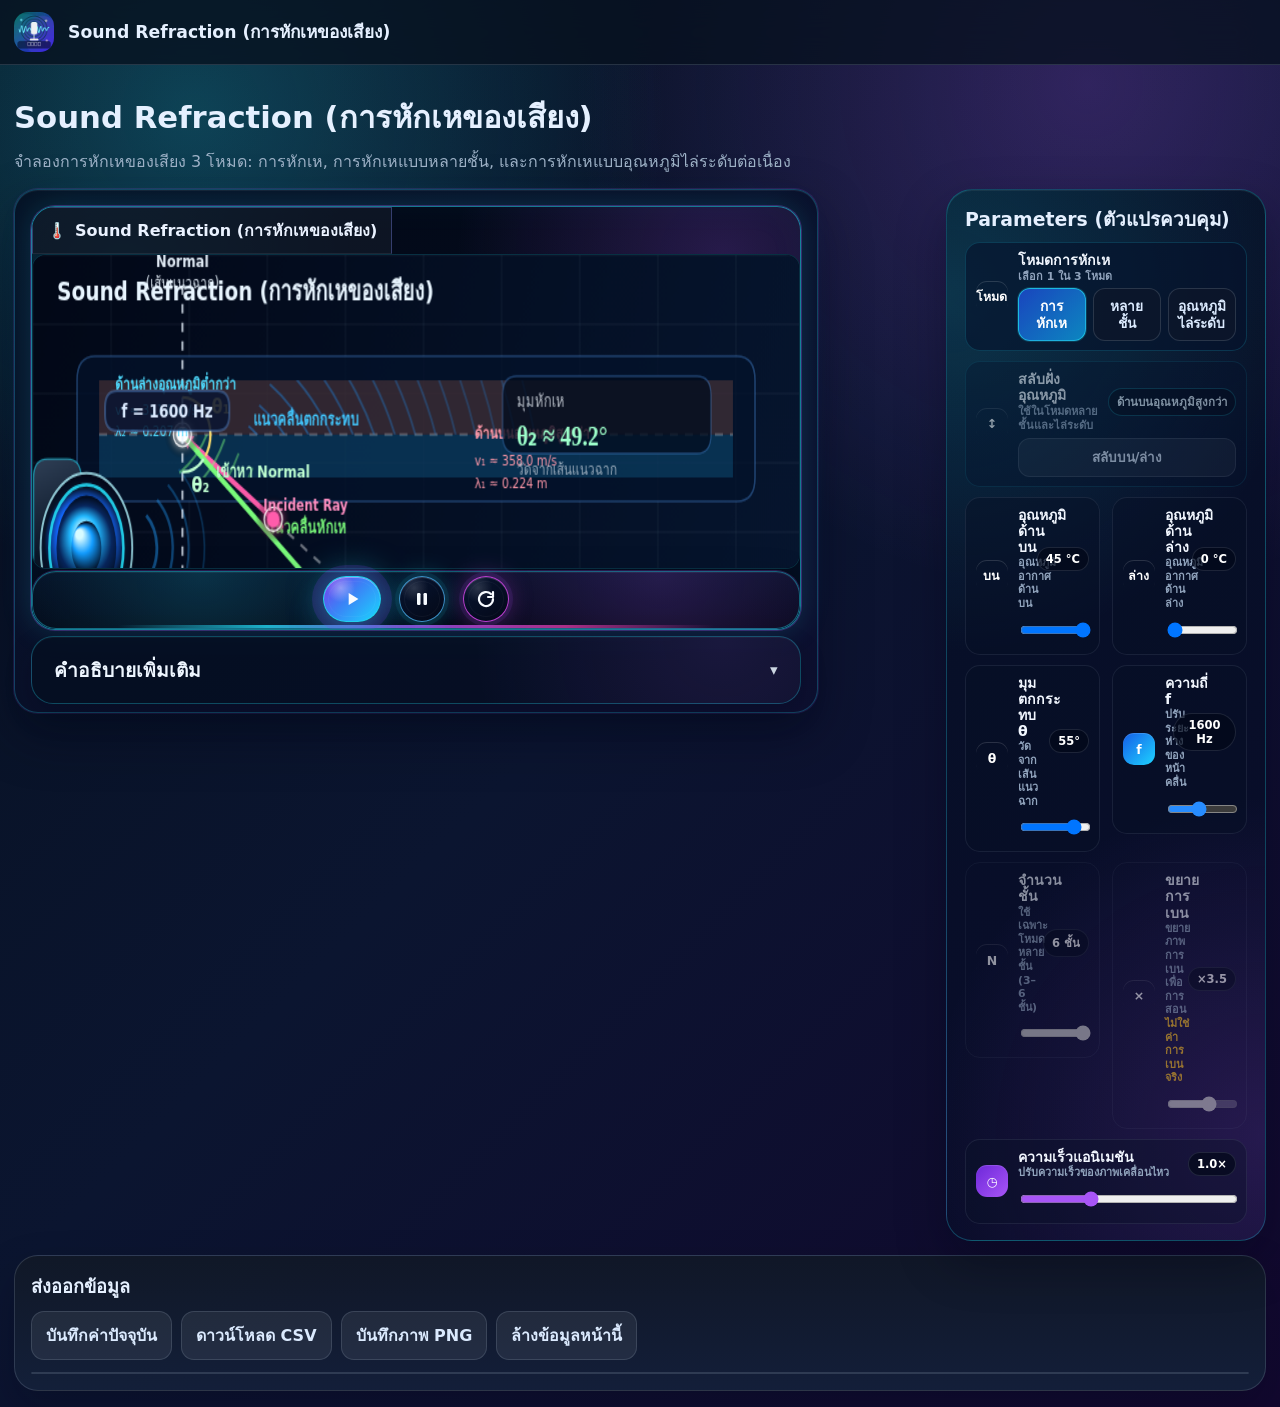
<file: visualizer_sound_refraction.html>
<!DOCTYPE html><html lang="th"><head><meta charset="UTF-8"><meta name="viewport" content="width=device-width, initial-scale=1.0"><title>MelodyLab v5.161 - Sound Refraction (การหักเหของเสียง)</title><meta name="description" content="MelodyLab ห้องทดลองเสียงและเก็บข้อมูล ด้วยมือถือ"><meta name="theme-color" content="#0f172a"><link rel="manifest" href="manifest.json"><link rel="icon" type="image/png" href="icon-192.png"><link rel="apple-touch-icon" href="icon-192.png"><link rel="stylesheet" href="style.css"><meta name="melodylab-build-version" content="v5.161-sound-refraction-physics-audit-fix"></head><body class="detailPage page-visualizer"><header><div class="wrap nav detailNav"><button class="backBtn" onclick="location.href='visualizer.html'">←</button><a class="brand" href="index.html"><img src="icon-192.png" alt="MelodyLab"><span>Sound Refraction (การหักเหของเสียง)</span></a></div></header>
<main class="wrap detailMain" data-current="visualizer">
<section class="section activeDetail visualizerSinglePage visualizerTemplatePage longitudinalFocusPage rebuiltTopicPage" id="visualizer" data-viz-mode="soundRefraction">
  <div class="sectionHead templateHead">
    <div><h2>Sound Refraction (การหักเหของเสียง)</h2><p class="sectionLead">จำลองการหักเหของเสียง 3 โหมด: การหักเห, การหักเหแบบหลายชั้น, และการหักเหแบบอุณหภูมิไล่ระดับต่อเนื่อง</p></div>
  </div>
  <div class="visualizerTemplateGrid longitudinalFocusGrid">
    <div class="card mainViz templateMainViz longitudinalMainViz">
      <div class="vizMediaFrame">
        <div class="vizSingleModeLabel"><span>🌡️</span> Sound Refraction (การหักเหของเสียง)</div>
        <canvas id="visualizerCanvas" width="1200" height="440"></canvas>
        <div class="vizPlayerBar embeddedPlayerBar" aria-label="ปุ่มควบคุมภาพจำลอง">
          <div class="playerCluster playerCenter playerCenterOnly">
            <button id="vizPlayBtn" class="playerBtn playerPrimary playerPlay" title="เล่น" aria-label="เล่น"><span class="playerGlyph" aria-hidden="true"><svg viewBox="0 0 24 24"><path d="M8 6.5v11l9-5.5-9-5.5z"/></svg></span></button>
            <button id="vizPauseBtn" class="playerBtn playerPause" title="หยุด" aria-label="หยุด"><span class="playerGlyph" aria-hidden="true"><svg viewBox="0 0 24 24"><rect x="7" y="6" width="3.5" height="12" rx="1.2"/><rect x="13.5" y="6" width="3.5" height="12" rx="1.2"/></svg></span></button>
            <button id="vizResetBtn" class="playerBtn playerReset" title="รีเซ็ต" aria-label="รีเซ็ต"><span class="playerGlyph" aria-hidden="true"><svg viewBox="0 0 24 24"><path d="M19 12a7 7 0 1 1-2.05-4.95"/><path d="M19 5v5h-5"/></svg></span></button>
          </div>
        </div>
      </div>
      <details class="explainDetails"><summary>คำอธิบายเพิ่มเติม</summary>
        <div class="detailsBody"><div class="templateUnderCanvas explainGrid">
          <div class="templateInsightCard"><div class="insightTitle">สาระสำคัญที่ควรสังเกต</div><ul>
                <li>ความถี่ของเสียงคงเดิม แต่ความยาวคลื่นเปลี่ยนตามความเร็วเสียงในแต่ละบริเวณ</li>
                <li>โหมดการหักเหใช้ดูมุมตกกระทบและมุมหักเหจากเส้นแนวฉาก</li>
                <li>แบบหลายชั้นแสดงการหักเหเล็ก ๆ หลายครั้งต่อเนื่องกัน</li>
                <li>แบบอุณหภูมิไล่ระดับต่อเนื่องแสดงแนวโน้มการเบนของเสียงเมื่ออุณหภูมิเปลี่ยนอย่างต่อเนื่อง</li>
            </ul></div>
          <div class="templateLegendCard">
            <div class="legendRow"><span class="legendDot cyan"></span><span>หน้าคลื่นของเสียง</span></div>
            <div class="legendRow"><span class="legendDot red"></span><span>รังสีเสียง (ทิศการเคลื่อนที่ของเสียง)</span></div>
            <div class="legendRow"><span class="legendMark">⋯</span><span>เส้นแนวฉากที่ใช้วัดมุม</span></div>
            <div class="legendRow"><span class="legendMark">θ</span><span>มุมที่วัดจากเส้นแนวฉาก</span></div>
          </div>
          <div class="templateInsightCard">
            <div class="insightTitle">ข้อสมมติของแบบจำลอง</div>
            <ul>
              <li>ประมาณค่าความเร็วเสียงในอากาศด้วยความสัมพันธ์ v ≈ 331 + 0.6T เมื่อ T มีหน่วยเป็นองศาเซลเซียส</li>
              <li>ในโหมดหลายชั้น ใช้การประมาณอากาศเป็นชั้นบาง ๆ หลายชั้น โดยให้แต่ละคู่ชั้นเกิดการหักเหเล็กน้อยต่อเนื่องกัน</li>
              <li>ในโหมดอุณหภูมิไล่ระดับต่อเนื่อง ใช้ภาพจำลองเชิงแนวคิดเพื่ออธิบายแนวโน้มการเบนของเสียงในบรรยากาศ</li>
              <li>ค่าตัวอย่างบางชุดตั้งให้เห็นการเบนชัดขึ้น เพื่อใช้สอนแนวคิดการเข้าหา/ออกจากเส้นแนวฉาก</li>
              <li>ขยายการเบน เป็นการขยายภาพเพื่อการสอนเท่านั้น ส่วนค่ามุมที่แสดงยังคำนวณจากหลักฟิสิกส์เดิม</li>
            </ul>
          </div>
        </div></div>
      </details>
    </div>
    <div class="card controlViz templateControlViz longitudinalControlViz neonControlViz">
      <div class="panelTitleStack"><h3>Parameters (ตัวแปรควบคุม)</h3><p class="panelSubtext">เลือกโหมดและปรับค่าหลักตามกิจกรรม</p></div>
<div class="field richField neonParamRow refractionModeRow">
        <div class="paramIcon">โหมด</div>
        <div class="paramText"><label>โหมดการหักเห</label><small>เลือก 1 ใน 3 โหมด</small></div>
        <select id="vizRefractionMode" class="visuallyHiddenSelect" aria-label="โหมดการหักเห">
          <option value="layer" selected>การหักเห</option>
          <option value="multilayer">การหักเหแบบหลายชั้น</option>
          <option value="gradient">การหักเหแบบอุณหภูมิไล่ระดับต่อเนื่อง</option>
        </select>
        <div class="modeSegmented refractionModeButtons" role="group" aria-label="เลือกโหมดการหักเห">
          <button id="vizModeLayerBtn" type="button" data-ref-mode="layer" class="modePill active" aria-pressed="true">การหักเห</button>
          <button id="vizModeMultiBtn" type="button" data-ref-mode="multilayer" class="modePill" aria-pressed="false">หลายชั้น</button>
          <button id="vizModeGradientBtn" type="button" data-ref-mode="gradient" class="modePill" aria-pressed="false">อุณหภูมิไล่ระดับ</button>
        </div>
        <div class="paramValueWrap"><span id="vizRefractionModeLabel" class="valueBadge">การหักเห</span></div>
      </div>
<div class="field richField neonParamRow tempSwapRow">
        <div class="paramIcon">↕</div>
        <div class="paramText"><label>สลับฝั่งอุณหภูมิ</label><small>ใช้ในโหมดหลายชั้นและไล่ระดับ</small></div>
        <button id="vizSwapTempBtn" class="secondary refractionSwapBtn" type="button">สลับบน/ล่าง</button>
        <div class="paramValueWrap"><span id="vizTempRelationLabel" class="valueBadge">บนอุ่นกว่า</span></div>
      </div>
<div class="field richField neonParamRow tempTopRow">
        <div class="paramIcon">บน</div>
        <div class="paramText"><label>อุณหภูมิด้านบน</label><small>อุณหภูมิอากาศด้านบน</small></div>
        <input id="vizTempTop" type="range" min="0" max="45" step="1" value="45">
        <div class="paramValueWrap"><span id="vizTempTopLabel" class="valueBadge">45 °C</span></div>
      </div>
<div class="field richField neonParamRow tempBottomRow">
        <div class="paramIcon">ล่าง</div>
        <div class="paramText"><label>อุณหภูมิด้านล่าง</label><small>อุณหภูมิอากาศด้านล่าง</small></div>
        <input id="vizTempBottom" type="range" min="0" max="45" step="1" value="0">
        <div class="paramValueWrap"><span id="vizTempBottomLabel" class="valueBadge">0 °C</span></div>
      </div>
<div class="field richField neonParamRow angleRow">
        <div class="paramIcon">θ</div>
        <div class="paramText"><label>มุมตกกระทบ θ</label><small>วัดจากเส้นแนวฉาก</small></div>
        <input id="vizAngle" type="range" min="5" max="65" step="1" value="55">
        <div class="paramValueWrap"><span id="vizAngleLabel" class="valueBadge">55°</span></div>
      </div>
<div class="field richField neonParamRow freqRow">
        <div class="paramIcon">f</div>
        <div class="paramText"><label>ความถี่ f</label><small>ปรับระยะห่างของหน้าคลื่น</small></div>
        <input id="vizFreq" type="range" min="500" max="3000" step="100" value="1600">
        <div class="paramValueWrap"><span id="vizFreqLabel" class="valueBadge">1600 Hz</span></div>
      </div>
<div class="field richField neonParamRow layerCountRow">
        <div class="paramIcon">N</div>
        <div class="paramText"><label>จำนวนชั้น</label><small>ใช้เฉพาะโหมดหลายชั้น (3–6 ชั้น)</small></div>
        <input id="vizLayerCount" type="range" min="3" max="6" step="1" value="6">
        <div class="paramValueWrap"><span id="vizLayerCountLabel" class="valueBadge">6 ชั้น</span></div>
      </div>
<div class="field richField neonParamRow bendBoostRow">
        <div class="paramIcon">×</div>
        <div class="paramText"><label>ขยายการเบน</label><small>ขยายภาพการเบนเพื่อการสอน</small></div>
        <input id="vizBendBoost" type="range" min="1" max="5" step="0.5" value="3.5">
        <div class="paramValueWrap"><span id="vizBendBoostLabel" class="valueBadge">×3.5</span></div>
      </div>
<div class="field richField neonParamRow timeRow">
        <div class="paramIcon">◷</div>
        <div class="paramText"><label>ความเร็วแอนิเมชัน</label><small>ปรับความเร็วของภาพเคลื่อนไหว</small></div>
        <input id="vizTimeSpeed" type="range" min="0.10" max="3.0" step="0.10" value="1.0">
        <div class="paramValueWrap"><span id="vizTimeLabel" class="valueBadge">1.0×</span></div>
      </div>

    </div>
  </div>
  <div class="card localExportCard templateExportCard" data-export-name="soundRefraction">
    <div class="panelTitleStack"><h3>ส่งออกข้อมูล</h3><p class="panelSubtext">บันทึกค่าพารามิเตอร์และภาพจำลองจากหน้านี้</p></div>
    <div class="actions"><button class="secondary localCaptureBtn">บันทึกค่าปัจจุบัน</button><button class="secondary localDownloadBtn">ดาวน์โหลด CSV</button><button id="vizExportBtn" class="secondary localPngBtn">บันทึกภาพ PNG</button><button class="secondary localClearBtn">ล้างข้อมูลหน้านี้</button></div>
    <div class="tableWrap localLogWrap"><table><thead><tr class="localHead"></tr></thead><tbody class="localBody"></tbody></table></div>
  </div>
</section></main><script src="app.js"></script></body></html>
</file>
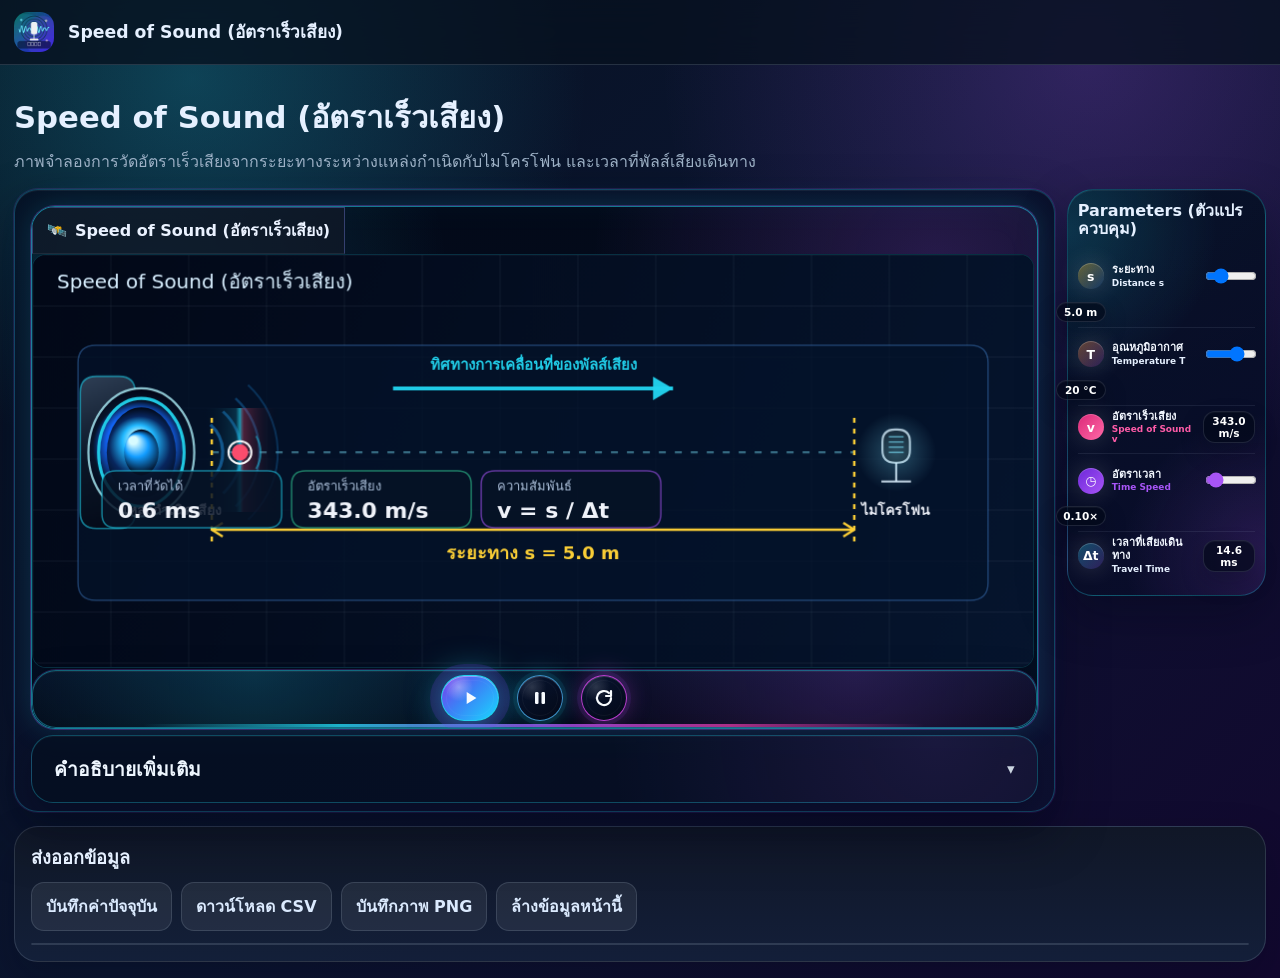
<file: visualizer_speedSound.html>
<!DOCTYPE html><html lang="th"><head><meta charset="UTF-8"><meta name="viewport" content="width=device-width, initial-scale=1.0"><title>MelodyLab v5.95 - Speed of Sound S Variable Slow Motion</title><meta name="description" content="MelodyLab ห้องทดลองเสียงและเก็บข้อมูล ด้วยมือถือ"><meta name="theme-color" content="#0f172a"><link rel="manifest" href="manifest.json"><link rel="icon" type="image/png" href="icon-192.png"><link rel="apple-touch-icon" href="icon-192.png"><link rel="stylesheet" href="style.css"><meta name="melodylab-build-version" content="v5.95-speed-of-sound-s-variable-slow-motion"></head><body class="detailPage page-visualizer"><header><div class="wrap nav detailNav"><button class="backBtn" onclick="location.href='visualizer.html'">←</button><a class="brand" href="index.html"><img src="icon-192.png" alt="MelodyLab"><span>Speed of Sound (อัตราเร็วเสียง)</span></a></div></header><main class="wrap detailMain" data-current="visualizer">
<section class="section activeDetail visualizerSinglePage visualizerTemplatePage longitudinalFocusPage speedSoundFocusPage" id="visualizer" data-viz-mode="speedSound">
  <div class="sectionHead templateHead">
    <div>
      <h2>Speed of Sound (อัตราเร็วเสียง)</h2>
      <p class="sectionLead">ภาพจำลองการวัดอัตราเร็วเสียงจากระยะทางระหว่างแหล่งกำเนิดกับไมโครโฟน และเวลาที่พัลส์เสียงเดินทาง</p>
    </div>
  </div>

  <div class="visualizerTemplateGrid longitudinalFocusGrid">
    <div class="card mainViz templateMainViz longitudinalMainViz">
      <div class="vizMediaFrame">
        <div class="vizSingleModeLabel"><span>🛰️</span> Speed of Sound (อัตราเร็วเสียง)</div>
        <canvas id="visualizerCanvas" width="1200" height="440"></canvas>
        <div class="vizPlayerBar embeddedPlayerBar" aria-label="ปุ่มควบคุมภาพจำลอง">
          <div class="playerCluster playerCenter playerCenterOnly">
            <button id="vizPlayBtn" class="playerBtn playerPrimary playerPlay" title="เล่น" aria-label="เล่น">
              <span class="playerGlyph" aria-hidden="true">
                <svg viewBox="0 0 24 24" role="img" focusable="false"><path d="M8 6.5v11l9-5.5-9-5.5z"/></svg>
              </span>
            </button>
            <button id="vizPauseBtn" class="playerBtn playerPause" title="หยุด" aria-label="หยุด">
              <span class="playerGlyph" aria-hidden="true">
                <svg viewBox="0 0 24 24" role="img" focusable="false"><rect x="7" y="6" width="3.5" height="12" rx="1.2"/><rect x="13.5" y="6" width="3.5" height="12" rx="1.2"/></svg>
              </span>
            </button>
            <button id="vizResetBtn" class="playerBtn playerReset" title="รีเซ็ต" aria-label="รีเซ็ต">
              <span class="playerGlyph" aria-hidden="true">
                <svg viewBox="0 0 24 24" role="img" focusable="false"><path d="M19 12a7 7 0 1 1-2.05-4.95"/><path d="M19 5v5h-5"/></svg>
              </span>
            </button>
          </div>
        </div>
      </div>

      <details class="explainDetails">
        <summary>คำอธิบายเพิ่มเติม</summary>
        <div class="detailsBody">
          <div class="vizConceptStrip compactExplainStrip">
            <div class="conceptChip"><span class="chipIcon">d</span><div><b>Distance s (ระยะทาง)</b><small>ระยะจากแหล่งกำเนิดเสียงถึงไมโครโฟน</small></div></div>
            <div class="conceptChip"><span class="chipIcon">Δt</span><div><b>Travel Time (เวลาเดินทาง)</b><small>เวลาที่พัลส์เสียงใช้ในการเดินทางถึงปลายทาง</small></div></div>
            <div class="conceptChip"><span class="chipIcon">v</span><div><b>Speed of Sound (อัตราเร็วเสียง)</b><small>ใช้ความสัมพันธ์ v = s / Δt</small></div></div>
            <div class="conceptChip accent"><span class="chipIcon">T</span><div><b>Temperature T (อุณหภูมิ)</b><small>อุณหภูมิส่งผลต่ออัตราเร็วเสียงในอากาศ</small></div></div>
          </div>
          <div class="templateUnderCanvas explainGrid">
            <div class="templateInsightCard">
              <div class="insightTitle">สิ่งที่สังเกตได้</div>
              <ul>
                <li>เมื่อระยะทาง s มากขึ้น เวลาที่พัลส์เสียงเดินทาง Δt จะมากขึ้น</li>
                <li>เมื่ออุณหภูมิอากาศสูงขึ้น อัตราเร็วเสียง v จะเพิ่มขึ้น</li>
                <li>ใช้ความสัมพันธ์ v = s / Δt เพื่อคำนวณอัตราเร็วเสียงได้</li>
                <li>ภาพจำลองชะลอเวลาเพื่อให้สังเกตการเดินทางของพัลส์เสียงได้ชัดเจน แต่ค่าที่คำนวณยังเป็นค่าฟิสิกส์จริง</li>
              </ul>
            </div>
            <div class="templateLegendCard">
              <div class="legendRow"><span class="legendDot cyan"></span><span>พัลส์เสียงที่กำลังเดินทาง</span></div>
              <div class="legendRow"><span class="legendDot red"></span><span>จุดติดตามตำแหน่งพัลส์เสียง</span></div>
              <div class="legendRow"><span class="legendMark">↔</span><span>ระยะทางระหว่างแหล่งกำเนิดเสียงกับไมโครโฟน</span></div>
            </div>
          </div>
        </div>
      </details>
    </div>

    <div class="card controlViz templateControlViz longitudinalControlViz neonControlViz">
      <div class="panelTitleStack"><h3>Parameters (ตัวแปรควบคุม)</h3><p class="panelSubtext">ปรับค่าแล้วสังเกตเวลาที่พัลส์เสียงเดินทางถึงไมโครโฟน</p></div>

      <div class="field richField neonParamRow distanceRow">
        <div class="paramIcon">s</div>
        <div class="paramText"><label>ระยะทาง</label><small>Distance s</small></div>
        <input id="vizDistance" type="range" min="1" max="20" step="0.5" value="5.0">
        <div class="paramValueWrap"><span id="vizDistanceLabel" class="valueBadge">5.0 m</span></div>
      </div>

      <div class="field richField neonParamRow tempRow">
        <div class="paramIcon">T</div>
        <div class="paramText"><label>อุณหภูมิอากาศ</label><small>Temperature T</small></div>
        <input id="vizTemp" type="range" min="-20" max="40" step="1" value="20">
        <div class="paramValueWrap"><span id="vizTempLabel" class="valueBadge">20 °C</span></div>
      </div>

      <div class="field richField neonParamRow speedRow">
        <div class="paramIcon">v</div>
        <div class="paramText"><label>อัตราเร็วเสียง</label><small>Speed of Sound v</small></div>
        <div class="paramValueWrap"><span id="vizSoundSpeedLabel" class="valueBadge">343.0 m/s</span></div>
      </div>

      <div class="field richField neonParamRow timeRow">
        <div class="paramIcon">◷</div>
        <div class="paramText"><label>อัตราเวลา</label><small>Time Speed</small></div>
        <input id="vizTimeSpeed" type="range" min="0.03" max="1.0" step="0.01" value="0.10">
        <div class="paramValueWrap"><span id="vizTimeLabel" class="valueBadge">0.10×</span></div>
      </div>

      <div class="field richField neonParamRow travelTimeRow">
        <div class="paramIcon">Δt</div>
        <div class="paramText"><label>เวลาที่เสียงเดินทาง</label><small>Travel Time</small></div>
        <div class="paramValueWrap"><span id="vizTravelTimeLabel" class="valueBadge">14.6 ms</span></div>
      </div>
    </div>
  </div>

  <div class="card localExportCard templateExportCard" data-export-name="Speed_of_Sound">
    <div class="panelTitleStack"><h3>ส่งออกข้อมูล</h3><p class="panelSubtext">บันทึกค่าพารามิเตอร์และภาพจำลองจากหน้านี้</p></div>
    <div class="actions">
      <button class="secondary localCaptureBtn">บันทึกค่าปัจจุบัน</button>
      <button class="secondary localDownloadBtn">ดาวน์โหลด CSV</button>
      <button id="vizExportBtn" class="secondary localPngBtn">บันทึกภาพ PNG</button>
      <button class="secondary localClearBtn">ล้างข้อมูลหน้านี้</button>
    </div>
    <div class="tableWrap localLogWrap">
      <table>
        <thead><tr class="localHead"></tr></thead>
        <tbody class="localBody"></tbody>
      </table>
    </div>
  </div>
</section>
</main>
<script src="app.js"></script>
</body>
</html>
</file>
<file: style.css>
:root{--bg:#06111f;--panel:#0f172a;--text:#e5f0ff;--muted:#9fb3c8;--line:rgba(148,163,184,.22);--cyan:#22d3ee;--blue:#3b82f6;--purple:#a855f7;--green:#34d399;--yellow:#fbbf24;--red:#fb7185;--radius:22px}*{box-sizing:border-box}html{scroll-behavior:smooth}body{margin:0;font-family:"Sarabun","Noto Sans Thai",system-ui,-apple-system,BlinkMacSystemFont,"Segoe UI",sans-serif;color:var(--text);background:radial-gradient(circle at 15% 8%,rgba(34,211,238,.25),transparent 28%),radial-gradient(circle at 85% 6%,rgba(168,85,247,.24),transparent 30%),linear-gradient(135deg,#06111f 0%,#0b1530 48%,#12082f 100%);min-height:100vh}a{color:inherit}.wrap{width:min(1280px,calc(100% - 28px));margin:0 auto}header{position:sticky;top:0;z-index:60;backdrop-filter:blur(18px);background:rgba(7,17,31,.78);border-bottom:1px solid var(--line)}.nav{display:flex;align-items:center;justify-content:space-between;gap:12px;padding:12px 0}.brand{display:flex;align-items:center;gap:12px;font-weight:900;text-decoration:none}.brand img{width:42px;height:42px;border-radius:14px}.brand span{font-size:1.15rem}.navlinks{display:flex;gap:7px;flex-wrap:wrap;justify-content:flex-end}.navlinks a{text-decoration:none;padding:8px 10px;border:1px solid transparent;border-radius:999px;color:#c7d6e8;font-size:.88rem}.navlinks a:hover{border-color:var(--line);background:rgba(255,255,255,.06)}.hero{padding:30px 0 16px}.badge{display:inline-flex;align-items:center;gap:8px;border:1px solid rgba(34,211,238,.34);background:rgba(34,211,238,.08);color:#bdf6ff;border-radius:999px;padding:8px 12px;font-weight:800}h1{font-size:clamp(2rem,4.5vw,4.2rem);line-height:1.04;margin:14px 0 10px}h2{font-size:clamp(1.3rem,2.4vw,2rem);margin:0 0 6px}h3{margin:0 0 10px;font-size:1.13rem}.grad{background:linear-gradient(90deg,var(--cyan),#93c5fd,#f0abfc);-webkit-background-clip:text;background-clip:text;color:transparent}.lead{font-size:1.03rem;color:#c9d7e8;line-height:1.7;margin:0 0 12px}.sub,.small{color:var(--muted);line-height:1.6}.section{padding:16px 0}.sectionHead{display:flex;align-items:end;justify-content:space-between;gap:14px;margin-bottom:10px}.grid{display:grid;grid-template-columns:repeat(12,1fr);gap:14px}.card{grid-column:span 6;border:1px solid var(--line);background:linear-gradient(180deg,rgba(255,255,255,.08),rgba(255,255,255,.035));border-radius:var(--radius);padding:16px;box-shadow:0 14px 42px rgba(0,0,0,.22)}.card.full{grid-column:1/-1}.card.wide{grid-column:span 8}.card.side{grid-column:span 4}.card.third{grid-column:span 4}.actions{display:flex;gap:9px;flex-wrap:wrap;align-items:center}button,.btn{border:none;cursor:pointer;font:inherit;font-weight:850;border-radius:13px;padding:11px 14px;color:white;background:linear-gradient(135deg,var(--blue),var(--purple));box-shadow:0 12px 28px rgba(59,130,246,.22);text-decoration:none;display:inline-flex;align-items:center;gap:7px}button.secondary{background:rgba(255,255,255,.07);border:1px solid var(--line);box-shadow:none;color:#dbeafe}button.good{background:linear-gradient(135deg,#10b981,#22c55e)}button.warn{background:linear-gradient(135deg,#f97316,#ef4444)}button:disabled{opacity:.55;cursor:not-allowed}.menuGrid{display:grid;grid-template-columns:repeat(5,1fr);gap:12px;margin-top:10px}.menuItem{display:block;text-decoration:none;border:1px solid var(--line);background:rgba(15,23,42,.76);border-radius:20px;padding:16px;transition:.18s}.menuItem:hover{transform:translateY(-3px);border-color:rgba(34,211,238,.42)}.menuItem .icon{font-size:1.7rem;display:block;margin-bottom:6px}.menuItem p{color:#c7d6e8;line-height:1.55;margin:0;font-size:.92rem}canvas{width:100%;height:220px;background:#020617;border:1px solid rgba(148,163,184,.18);border-radius:16px;display:block}.canvasSmall{height:160px}.spectrogram{height:280px}.readouts{display:grid;grid-template-columns:repeat(6,1fr);gap:9px;margin:10px 0}.readout{padding:11px;border-radius:15px;background:rgba(2,6,23,.55);border:1px solid var(--line)}.readout label{font-size:.8rem;color:var(--muted);display:block}.readout strong{font-size:1.08rem}input,textarea,select{width:100%;border:1px solid var(--line);border-radius:12px;padding:10px 11px;background:rgba(2,6,23,.5);color:#e5f0ff;font:inherit;outline:none}.field label{display:block;margin:0 0 6px;color:#b8c7dc;font-weight:750;font-size:.92rem}.formGrid{display:grid;grid-template-columns:repeat(4,1fr);gap:10px}.pill{display:inline-flex;border-radius:999px;padding:5px 9px;background:rgba(34,211,238,.1);color:#cffafe;font-weight:850}.note{border-left:4px solid var(--cyan);padding:11px 13px;border-radius:13px;background:rgba(34,211,238,.08);color:#d8f7ff;line-height:1.65}.statusDot{display:inline-block;width:10px;height:10px;border-radius:50%;background:#64748b;margin-right:8px}.statusDot.on{background:#34d399;box-shadow:0 0 18px rgba(52,211,153,.7)}.tableWrap{overflow:auto;border:1px solid var(--line);border-radius:16px}table{width:100%;border-collapse:collapse}th,td{padding:9px 10px;border-bottom:1px solid var(--line);text-align:left;vertical-align:top;white-space:nowrap}th{background:rgba(34,211,238,.08);color:#cffafe}td{color:#d6e4f7}.meterBig{font-size:clamp(2rem,5vw,4.2rem);font-weight:900;line-height:1;text-align:center}.footer{padding:34px 0 46px;color:#9fb3c8;text-align:center}.toggle{display:flex;gap:7px;flex-wrap:wrap}.toggle button{padding:8px 11px}.toggle button.active{background:linear-gradient(135deg,var(--blue),var(--purple));border:none}.compact{font-size:.9rem}.hidden{display:none!important}@media(max-width:1100px){.menuGrid{grid-template-columns:1fr 1fr}.card,.card.wide,.card.side,.card.third{grid-column:1/-1}.readouts,.formGrid{grid-template-columns:1fr 1fr}.nav{align-items:flex-start;flex-direction:column}.navlinks{justify-content:flex-start}}@media(max-width:660px){.menuGrid{grid-template-columns:1fr}.readouts,.formGrid{grid-template-columns:1fr}canvas{height:190px}.spectrogram{height:230px}}
.visualizerGrid{display:grid;grid-template-columns:repeat(12,1fr);gap:14px}
.visualizerGrid .mainViz{grid-column:span 8}
.visualizerGrid .controlViz{grid-column:span 4}
.vizModeBar{display:flex;gap:8px;flex-wrap:wrap;margin:10px 0}
.vizModeBar button{padding:8px 10px;font-size:.92rem}
.vizModeBar button.active{background:linear-gradient(135deg,var(--blue),var(--purple));border:none}
.vizReadout{display:grid;grid-template-columns:repeat(4,1fr);gap:8px;margin-top:10px}
.vizReadout div{border:1px solid var(--line);background:rgba(2,6,23,.55);border-radius:12px;padding:10px}
.vizReadout label{display:block;color:var(--muted);font-size:.78rem}
.vizReadout b{font-size:1rem}
@media(max-width:1100px){.visualizerGrid .mainViz,.visualizerGrid .controlViz{grid-column:1/-1}.vizReadout{grid-template-columns:1fr 1fr}}
@media(max-width:660px){.vizReadout{grid-template-columns:1fr}}

.cleanHero{
  padding:8px 0 0;
  min-height:0;
}
.cleanHero:empty{
  display:none;
}


/* v5.8 clean home header */
.nav{
  justify-content:flex-start !important;
}
.navlinks{
  display:none !important;
}
.brand{
  gap:12px;
}
.brand span{
  max-width:none;
}

/* ให้หน้าแรกเป็นหน้าเมนูหลักแบบจบใน 1 หน้าจอมากขึ้น */
.homeMenu{
  min-height: calc(100vh - 110px);
  padding-top: 14px;
  padding-bottom: 22px;
  display:block;
}

.homeMenu .menuGrid{
  align-content:start;
}

/* ลดระยะบนลงเล็กน้อยให้เหมือนภาพ */
main.wrap{
  padding-top: 10px;
}


/* v5.9 phyphox-style page navigation */
.homeOnly main > section:not(.homeMenu){
  display:none !important;
}
.homeOnly .homeMenu{
  min-height:calc(100vh - 110px);
  padding-top:18px;
}
.detailPage main > section{
  display:none !important;
}
.detailPage main > section.activeDetail{
  display:block !important;
  min-height:calc(100vh - 90px);
  padding-top:18px;
}
.detailPage .detailNav{
  gap:10px;
}
.backBtn{
  width:42px;
  height:42px;
  border:0;
  border-radius:999px;
  background:rgba(255,255,255,.08);
  color:#eaf6ff;
  font-size:26px;
  line-height:1;
  cursor:pointer;
}
.backBtn:hover{
  background:rgba(255,255,255,.14);
}
.detailPage .brand span{
  font-size:1.08rem;
}
.detailPage .brand img{
  width:40px;
  height:40px;
}
.detailPage .menuGrid,
.detailPage .homeMenu{
  display:none !important;
}
@media(max-width:760px){
  .detailPage .brand span{
    font-size:.96rem;
    line-height:1.25;
  }
  .backBtn{
    width:38px;
    height:38px;
    font-size:24px;
  }
}


/* v5.10 embedded export */
.localExportCard{
  margin-top:14px;
}
.localExportCard .sub{
  margin-top:0;
}
.localLogWrap{
  margin-top:12px;
  max-height:260px;
}


/* v5.11 topic-by-topic workflow */
.topicByTopicNote{
  margin:0 0 14px;
  padding:10px 14px;
  border-radius:14px;
  border:1px solid rgba(34,211,238,.35);
  background:rgba(34,211,238,.08);
  color:#d8f7ff;
  font-weight:700;
}
.localExportCard h3{
  margin-bottom:6px;
}
.localExportCard .localLogWrap{
  margin-top:12px;
}


/* v5.12 Mobile-fit home layout */
.homeOnly .homeMenu{
  min-height:calc(100dvh - 76px);
  height:calc(100dvh - 76px);
  overflow:hidden;
  padding-top:10px;
  padding-bottom:10px;
}
.homeOnly .topicByTopicNote{
  margin:0 0 10px;
  padding:8px 12px;
  font-size:.88rem;
  line-height:1.35;
}
.homeOnly .menuGrid{
  display:grid;
  grid-template-columns:repeat(4,minmax(0,1fr));
  gap:10px;
  align-content:start;
}
.homeOnly .menuItem{
  min-height:118px;
  padding:14px;
  border-radius:18px;
}
.homeOnly .menuItem .icon{
  font-size:1.9rem;
  margin-bottom:6px;
}
.homeOnly .menuItem h3{
  font-size:1rem;
  line-height:1.18;
  margin:0 0 6px;
}
.homeOnly .menuItem p{
  font-size:.82rem;
  line-height:1.3;
  margin:0;
  display:-webkit-box;
  -webkit-line-clamp:2;
  -webkit-box-orient:vertical;
  overflow:hidden;
}

@media(max-width:760px){
  .homeOnly header .nav{
    padding-top:8px;
    padding-bottom:8px;
  }
  .homeOnly .brand img{
    width:34px;
    height:34px;
    border-radius:10px;
  }
  .homeOnly .brand span{
    font-size:.95rem;
  }
  .homeOnly main.wrap{
    padding-top:4px;
  }
  .homeOnly .homeMenu{
    min-height:calc(100dvh - 58px);
    height:calc(100dvh - 58px);
    padding-top:6px;
    padding-bottom:8px;
  }
  .homeOnly .topicByTopicNote{
    margin:0 0 6px;
    padding:6px 8px;
    font-size:.70rem;
    line-height:1.25;
    border-radius:10px;
  }
  .homeOnly .menuGrid{
    grid-template-columns:repeat(2,minmax(0,1fr));
    gap:7px;
  }
  .homeOnly .menuItem{
    min-height:74px;
    padding:7px 8px;
    border-radius:12px;
  }
  .homeOnly .menuItem .icon{
    font-size:1.25rem;
    margin-bottom:2px;
  }
  .homeOnly .menuItem h3{
    font-size:.78rem;
    line-height:1.12;
    margin:0 0 2px;
  }
  .homeOnly .menuItem p{
    font-size:.62rem;
    line-height:1.12;
    -webkit-line-clamp:2;
  }
}

@media(max-width:380px){
  .homeOnly .topicByTopicNote{
    font-size:.66rem;
    padding:5px 7px;
  }
  .homeOnly .menuGrid{
    gap:6px;
  }
  .homeOnly .menuItem{
    min-height:68px;
    padding:6px 7px;
  }
  .homeOnly .menuItem .icon{
    font-size:1.15rem;
  }
  .homeOnly .menuItem h3{
    font-size:.72rem;
  }
  .homeOnly .menuItem p{
    font-size:.58rem;
  }
}

.homeOnly .menuItem{
    min-height:69px;
  }
}

.homeOnly .menuItem p{
    display:none;
  }
}


/* v5.13 MelodyLab branding */
.topicByTopicNote b{
  font-size:1.02em;
}
.topicByTopicNote span{
  opacity:.9;
  font-weight:600;
}


/* v5.14 orientation-consistent mobile layout */
/* ใช้ layout เดียวกันทั้งมือถือแนวตั้งและแนวนอน ลดปัญหาค่าหรือข้อมูลที่แสดงไม่ตรงกัน */
@media (hover:none) and (pointer:coarse), (max-width:900px){
  .homeOnly .homeMenu{
    height:auto !important;
    min-height:calc(100dvh - 58px);
    overflow:visible !important;
    padding-top:6px;
    padding-bottom:10px;
  }

  .homeOnly .topicByTopicNote{
    display:block !important;
    margin:0 0 6px;
    padding:6px 8px;
    font-size:.70rem;
    line-height:1.25;
    border-radius:10px;
  }

  .homeOnly .menuGrid{
    grid-template-columns:repeat(2,minmax(0,1fr)) !important;
    gap:7px !important;
  }

  .homeOnly .menuItem{
    min-height:74px !important;
    padding:7px 8px !important;
    border-radius:12px !important;
  }

  .homeOnly .menuItem .icon{
    font-size:1.25rem !important;
    margin-bottom:2px !important;
  }

  .homeOnly .menuItem h3{
    font-size:.78rem !important;
    line-height:1.12 !important;
    margin:0 0 2px !important;
  }

  .homeOnly .menuItem p{
    display:-webkit-box !important;
    font-size:.62rem !important;
    line-height:1.12 !important;
    -webkit-line-clamp:2 !important;
    -webkit-box-orient:vertical !important;
    overflow:hidden !important;
  }

  .readouts,
  .formGrid,
  .vizReadout{
    grid-template-columns:repeat(2,minmax(0,1fr)) !important;
  }
}

/* มือถือแนวนอน: ใช้สัดส่วนเดียวกับแนวตั้ง แต่ลดความสูงการ์ดเล็กน้อยโดยไม่ซ่อนข้อมูลสำคัญ */
@media (orientation: landscape) and (hover:none) and (pointer:coarse){
  .homeOnly header .nav{
    padding-top:6px;
    padding-bottom:6px;
  }

  .homeOnly .brand img{
    width:32px;
    height:32px;
  }

  .homeOnly .brand span{
    font-size:.92rem;
  }

  .homeOnly .topicByTopicNote{
    font-size:.66rem;
    padding:5px 8px;
    margin-bottom:5px;
  }

  .homeOnly .menuGrid{
    grid-template-columns:repeat(2,minmax(0,1fr)) !important;
    gap:6px !important;
  }

  .homeOnly .menuItem{
    min-height:62px !important;
    padding:6px 8px !important;
  }

  .homeOnly .menuItem .icon{
    font-size:1.10rem !important;
    margin-bottom:1px !important;
  }

  .homeOnly .menuItem h3{
    font-size:.70rem !important;
    line-height:1.08 !important;
  }

  .homeOnly .menuItem p{
    display:-webkit-box !important;
    font-size:.54rem !important;
    line-height:1.08 !important;
    -webkit-line-clamp:2 !important;
  }
}

/* หน้าทดลอง: ให้ canvas และตารางอ่านได้สม่ำเสมอเมื่อหมุนจอ */
@media (max-width:900px){
  canvas{
    max-width:100%;
  }
  .visualizerGrid .mainViz,
  .visualizerGrid .controlViz,
  .card,
  .card.wide,
  .card.side,
  .card.third,
  .card.quarter{
    grid-column:1/-1;
  }
}


/* v5.15 clean home text */
.footer{
  display:none !important;
}
.topicByTopicNote{
  display:none !important;
}


/* v5.16 home one-column layout */
.homeOnly .menuGrid{
  grid-template-columns: 1fr !important;
}
.homeOnly .menuItem{
  width: 100%;
}

/* มือถือและจอเล็ก: ให้เรียงลงมา 1 คอลัมน์ชัดเจน */
@media (max-width: 900px){
  .homeOnly .menuGrid{
    grid-template-columns: 1fr !important;
    gap: 10px !important;
  }
  .homeOnly .menuItem{
    min-height: 88px !important;
    padding: 10px 12px !important;
  }
  .homeOnly .menuItem .icon{
    font-size: 1.35rem !important;
  }
  .homeOnly .menuItem h3{
    font-size: .9rem !important;
    line-height: 1.18 !important;
    margin-bottom: 4px !important;
  }
  .homeOnly .menuItem p{
    font-size: .72rem !important;
    line-height: 1.2 !important;
    display: -webkit-box !important;
    -webkit-line-clamp: 2 !important;
    -webkit-box-orient: vertical !important;
    overflow: hidden !important;
  }
  .homeOnly .homeMenu{
    height: auto !important;
    overflow: visible !important;
  }
}


/* v5.17 visualizer subpages */
.visualizerMenuPage .visualizerSubGrid{
  grid-template-columns:1fr !important;
  gap:10px !important;
}
.visualizerMenuPage .vizSubItem{
  min-height:88px !important;
  padding:12px 14px !important;
}
.visualizerMenuPage .vizSubItem .icon{
  font-size:1.35rem !important;
}
.visualizerMenuPage .vizSubItem h3{
  font-size:.98rem !important;
  line-height:1.18 !important;
}
.visualizerMenuPage .vizSubItem p{
  font-size:.78rem !important;
  line-height:1.25 !important;
}
.vizSingleModeLabel{
  display:inline-flex;
  align-items:center;
  gap:8px;
  padding:8px 12px;
  margin-bottom:10px;
  border-radius:14px;
  background:rgba(99,102,241,.18);
  border:1px solid rgba(129,140,248,.35);
  color:#eaf2ff;
  font-weight:800;
}
.visualizerSinglePage .visualizerGrid{
  grid-template-columns:1fr !important;
}
.visualizerSinglePage .mainViz,
.visualizerSinglePage .controlViz{
  grid-column:1/-1 !important;
}
@media(min-width:900px){
  .visualizerSinglePage .visualizerGrid{
    grid-template-columns:2fr 1fr !important;
  }
  .visualizerSinglePage .mainViz{
    grid-column:span 2 !important;
  }
  .visualizerSinglePage .controlViz{
    grid-column:span 1 !important;
  }
}






/* v5.19 visualizer real player bar */
.visualizerSinglePage .sectionHead .actions{
  display:none !important;
}
.vizPlayerBar{
  display:grid;
  grid-template-columns:1fr auto 1fr;
  align-items:center;
  gap:10px;
  margin:14px 0 6px;
  padding:10px 14px;
  border-radius:18px;
  background:linear-gradient(180deg,rgba(8,12,24,.96),rgba(18,25,42,.96));
  border:1px solid rgba(148,163,184,.18);
  box-shadow:inset 0 1px 0 rgba(255,255,255,.06), 0 10px 24px rgba(0,0,0,.18);
}
.playerCluster{
  display:flex;
  align-items:center;
}
.playerLeft{
  justify-content:flex-start;
}
.playerCenter{
  justify-content:center;
  gap:12px;
}
.playerRight{
  justify-content:flex-end;
}
.playerNow{
  color:#dbe8ff;
  font-size:.86rem;
  font-weight:800;
  letter-spacing:.02em;
  opacity:.92;
}
.mediaBtn,
.mediaUtilityBtn{
  border:0;
  cursor:pointer;
  transition:transform .15s ease, filter .15s ease, opacity .15s ease, background .15s ease;
}
.mediaBtn:hover,
.mediaUtilityBtn:hover{
  transform:translateY(-1px);
  filter:brightness(1.06);
}
.mediaBtn:active,
.mediaUtilityBtn:active{
  transform:translateY(0);
}
.mediaBtn{
  width:46px;
  height:46px;
  border-radius:999px;
  display:inline-flex;
  align-items:center;
  justify-content:center;
  color:#edf4ff;
  box-shadow:inset 0 1px 0 rgba(255,255,255,.07);
}
.mediaGhost{
  background:rgba(255,255,255,.08);
  border:1px solid rgba(148,163,184,.22);
}
.mediaPlay{
  width:58px;
  height:58px;
  background:linear-gradient(135deg,#6d7dff,#8b5cf6);
  color:#fff;
  box-shadow:0 10px 18px rgba(91,99,255,.25), inset 0 1px 0 rgba(255,255,255,.2);
}
.mediaUtilityBtn{
  min-width:84px;
  height:40px;
  border-radius:999px;
  padding:0 14px;
  display:inline-flex;
  align-items:center;
  justify-content:center;
  gap:8px;
  background:rgba(255,255,255,.08);
  border:1px solid rgba(148,163,184,.22);
  color:#edf4ff;
  font-weight:800;
}
.mediaIcon{
  font-size:1.08rem;
  line-height:1;
}
.mediaPlay .mediaIcon{
  font-size:1.25rem;
  margin-left:2px;
}
.mediaLabel{
  font-size:.82rem;
  line-height:1;
}
.vizPlayerMeta{
  margin:0 0 12px;
}
.vizPlayerTrack{
  display:flex;
  align-items:center;
  gap:10px;
  padding:0 6px;
  color:#b8c8df;
  font-size:.76rem;
}
.trackDot{
  width:9px;
  height:9px;
  border-radius:999px;
  background:#8b5cf6;
  box-shadow:0 0 0 4px rgba(139,92,246,.16);
  flex:0 0 auto;
}
.trackLine{
  height:4px;
  border-radius:999px;
  flex:1 1 auto;
  background:linear-gradient(90deg,#6d7dff 0%, #8b5cf6 52%, rgba(255,255,255,.16) 52%, rgba(255,255,255,.10) 100%);
}
.trackTime{
  flex:0 0 auto;
  font-weight:700;
  opacity:.9;
}
@media (max-width: 760px){
  .vizPlayerBar{
    grid-template-columns:1fr;
    gap:10px;
    padding:10px 12px;
  }
  .playerLeft,
  .playerCenter,
  .playerRight{
    justify-content:center;
  }
  .playerCenter{
    order:1;
  }
  .playerLeft{
    order:0;
  }
  .playerRight{
    order:2;
  }
  .playerNow{
    font-size:.8rem;
  }
  .mediaBtn{
    width:42px;
    height:42px;
  }
  .mediaPlay{
    width:54px;
    height:54px;
  }
  .mediaUtilityBtn{
    min-width:88px;
    height:38px;
  }
  .vizPlayerTrack{
    padding:0 2px;
    font-size:.72rem;
  }
}


/* v5.19.2 final player styling matching actual HTML */
.visualizerSinglePage .sectionHead .actions{
  display:none !important;
}
.visualizerSinglePage .vizPlayerBar{
  display:grid;
  grid-template-columns:1fr;
  align-items:center;
  gap:10px;
  margin:14px 0 4px;
  padding:12px 14px;
  border-radius:18px;
  background:linear-gradient(180deg,rgba(8,12,24,.96),rgba(18,25,42,.96));
  border:1px solid rgba(148,163,184,.18);
  box-shadow:inset 0 1px 0 rgba(255,255,255,.06), 0 10px 24px rgba(0,0,0,.18);
}
.visualizerSinglePage .playerLeft{
  display:flex;
  justify-content:center;
  align-items:center;
}
.visualizerSinglePage .playerCenter{
  display:flex;
  justify-content:center;
  align-items:center;
  gap:12px;
  flex-wrap:wrap;
}
.visualizerSinglePage .playerNow{
  color:#dbe8ff;
  font-size:.86rem;
  font-weight:800;
  letter-spacing:.02em;
  opacity:.92;
}
.visualizerSinglePage .playerBtn{
  display:inline-flex;
  align-items:center;
  justify-content:center;
  gap:7px;
  min-width:78px;
  height:42px;
  padding:0 14px;
  border-radius:999px;
  border:1px solid rgba(148,163,184,.22);
  background:rgba(255,255,255,.08);
  color:#edf4ff;
  font-weight:800;
  cursor:pointer;
  transition:transform .15s ease, filter .15s ease, opacity .15s ease, background .15s ease;
  box-shadow:inset 0 1px 0 rgba(255,255,255,.06);
}
.visualizerSinglePage .playerBtn:hover{
  transform:translateY(-1px);
  filter:brightness(1.06);
  background:rgba(255,255,255,.11);
}
.visualizerSinglePage .playerBtn:active{
  transform:translateY(0);
}
.visualizerSinglePage .playerPrimary{
  min-width:92px;
  height:52px;
  background:linear-gradient(135deg,#6d7dff,#8b5cf6);
  border-color:transparent;
  color:#fff;
  box-shadow:0 10px 18px rgba(91,99,255,.25), inset 0 1px 0 rgba(255,255,255,.2);
}
.visualizerSinglePage .playerExportBtn{
  background:rgba(255,255,255,.06);
}
.visualizerSinglePage .playerIcon{
  font-size:1.02rem;
  line-height:1;
}
.visualizerSinglePage .playerPrimary .playerIcon{
  font-size:1.18rem;
  margin-left:2px;
}
.visualizerSinglePage .playerText{
  font-size:.82rem;
  line-height:1;
}
.visualizerSinglePage .vizPlayerMeta{
  margin:0 0 12px;
}
.visualizerSinglePage .vizPlayerTrack{
  display:flex;
  align-items:center;
  gap:10px;
  padding:0 6px;
  color:#b8c8df;
  font-size:.76rem;
}
.visualizerSinglePage .trackDot{
  width:9px;
  height:9px;
  border-radius:999px;
  background:#8b5cf6;
  box-shadow:0 0 0 4px rgba(139,92,246,.16);
  flex:0 0 auto;
}
.visualizerSinglePage .trackLine{
  height:4px;
  border-radius:999px;
  flex:1 1 auto;
  background:linear-gradient(90deg,#6d7dff 0%, #8b5cf6 52%, rgba(255,255,255,.16) 52%, rgba(255,255,255,.10) 100%);
}
.visualizerSinglePage .trackTime{
  flex:0 0 auto;
  font-weight:700;
  opacity:.9;
}
@media (max-width:760px){
  .visualizerSinglePage .vizPlayerBar{
    padding:10px 12px;
  }
  .visualizerSinglePage .playerCenter{
    gap:8px;
  }
  .visualizerSinglePage .playerBtn{
    min-width:70px;
    height:40px;
    padding:0 10px;
  }
  .visualizerSinglePage .playerPrimary{
    min-width:84px;
    height:48px;
  }
  .visualizerSinglePage .playerText{
    font-size:.76rem;
  }
  .visualizerSinglePage .vizPlayerTrack{
    padding:0 2px;
    font-size:.72rem;
  }
}


/* v5.20 visualizer icon-only player */
.visualizerSinglePage .playerBtn{
  min-width:46px !important;
  width:46px;
  height:46px;
  padding:0 !important;
  gap:0 !important;
}
.visualizerSinglePage .playerPrimary{
  min-width:58px !important;
  width:58px;
  height:58px;
}
.visualizerSinglePage .playerExportBtn{
  min-width:46px !important;
  width:46px;
  height:46px;
  padding:0 !important;
}
.visualizerSinglePage .playerText,
.visualizerSinglePage .mediaLabel{
  display:none !important;
}
.visualizerSinglePage .playerIcon{
  font-size:1.15rem !important;
}
.visualizerSinglePage .playerPrimary .playerIcon{
  font-size:1.28rem !important;
}
@media (max-width:760px){
  .visualizerSinglePage .playerBtn{
    min-width:42px !important;
    width:42px;
    height:42px;
  }
  .visualizerSinglePage .playerPrimary{
    min-width:52px !important;
    width:52px;
    height:52px;
  }
  .visualizerSinglePage .playerExportBtn{
    min-width:42px !important;
    width:42px;
    height:42px;
  }
}


/* v5.21 visualizer portrait-landscape optimized */
.visualizerSinglePage .sectionHead{
  margin-bottom: 10px;
}
.visualizerSinglePage .visualizerGrid{
  gap: 12px;
}
.visualizerSinglePage .mainViz canvas{
  display: block;
  width: 100%;
  border-radius: 14px;
}
.visualizerSinglePage .vizReadout{
  grid-template-columns: repeat(2, minmax(0, 1fr)) !important;
  gap: 8px !important;
}
.visualizerSinglePage .controlViz .formGrid,
.visualizerSinglePage .controlViz .readouts,
.visualizerSinglePage .controlViz .vizReadout{
  gap: 8px !important;
}
.visualizerSinglePage .controlViz .field label{
  font-size: .82rem;
}
.visualizerSinglePage .controlViz .field input,
.visualizerSinglePage .controlViz .field select{
  min-height: 40px;
}
.visualizerSinglePage .vizPlayerBar{
  margin-top: 10px;
}
.visualizerSinglePage .vizPlayerMeta{
  margin-bottom: 10px;
}

/* มือถือแนวตั้ง: เรียงลงมาเป็นขั้นตอน */
@media (max-width: 760px) and (orientation: portrait){
  .visualizerSinglePage .detailNav{
    padding-top: 8px;
    padding-bottom: 8px;
  }
  .visualizerSinglePage main.wrap{
    padding-top: 6px;
  }
  .visualizerSinglePage .visualizerGrid{
    grid-template-columns: 1fr !important;
    gap: 10px !important;
  }
  .visualizerSinglePage .mainViz,
  .visualizerSinglePage .controlViz{
    grid-column: 1 / -1 !important;
  }
  .visualizerSinglePage .mainViz canvas{
    min-height: 220px;
    max-height: 320px;
  }
  .visualizerSinglePage .vizReadout{
    grid-template-columns: repeat(2, minmax(0, 1fr)) !important;
  }
  .visualizerSinglePage .controlViz .formGrid{
    grid-template-columns: repeat(2, minmax(0, 1fr)) !important;
  }
}

/* มือถือแนวนอน: ขยายพื้นที่ภาพจำลอง และวางค่าควบคุมแยกด้านขวา */
@media (max-width: 950px) and (orientation: landscape){
  .visualizerSinglePage .detailNav{
    padding-top: 6px;
    padding-bottom: 6px;
  }
  .visualizerSinglePage .brand img{
    width: 34px;
    height: 34px;
  }
  .visualizerSinglePage .brand span{
    font-size: .92rem;
    line-height: 1.18;
  }
  .visualizerSinglePage main.wrap{
    padding-top: 4px;
  }
  .visualizerSinglePage .section{
    padding-top: 8px;
  }
  .visualizerSinglePage .visualizerGrid{
    grid-template-columns: minmax(0, 1.45fr) minmax(260px, 0.95fr) !important;
    gap: 10px !important;
    align-items: start;
  }
  .visualizerSinglePage .mainViz{
    grid-column: 1 !important;
  }
  .visualizerSinglePage .controlViz{
    grid-column: 2 !important;
  }
  .visualizerSinglePage .mainViz canvas{
    min-height: 180px;
    max-height: 235px;
  }
  .visualizerSinglePage .vizPlayerBar{
    padding: 8px 10px !important;
    margin-top: 8px;
    margin-bottom: 2px;
  }
  .visualizerSinglePage .vizPlayerTrack{
    gap: 8px;
  }
  .visualizerSinglePage .vizReadout{
    grid-template-columns: repeat(2, minmax(0, 1fr)) !important;
    gap: 7px !important;
  }
  .visualizerSinglePage .controlViz .formGrid{
    grid-template-columns: 1fr !important;
  }
  .visualizerSinglePage .controlViz .field label{
    font-size: .76rem;
  }
  .visualizerSinglePage .controlViz .field input,
  .visualizerSinglePage .controlViz .field select{
    min-height: 36px;
    font-size: .85rem;
  }
}

/* จอกว้างขึ้นอีกนิดบนแท็บเล็ตแนวนอน */
@media (min-width: 951px){
  .visualizerSinglePage .visualizerGrid{
    grid-template-columns: minmax(0, 1.45fr) minmax(300px, 0.95fr) !important;
    align-items: start;
  }
  .visualizerSinglePage .mainViz{
    grid-column: 1 !important;
  }
  .visualizerSinglePage .controlViz{
    grid-column: 2 !important;
  }
}


/* v5.22 fixed visualizer menu list */
.detailPage.page-visualizer main > section.visualizerMenuPage{
  display:block !important;
}
.visualizerMenuPage .sectionHead{
  margin-bottom:10px;
}
.visualizerMenuPage .visualizerSubGrid{
  display:grid !important;
  grid-template-columns:1fr !important;
  gap:10px !important;
}
.visualizerMenuPage .vizSubItem{
  display:grid;
  grid-template-columns:46px 1fr;
  align-items:center;
  min-height:86px !important;
  padding:12px 14px !important;
  border-radius:18px !important;
}
.visualizerMenuPage .vizSubItem .icon{
  font-size:1.45rem !important;
  margin:0 !important;
}
.visualizerMenuPage .vizSubItem h3{
  font-size:.98rem !important;
  line-height:1.18 !important;
  margin:0 0 4px !important;
}
.visualizerMenuPage .vizSubItem p{
  font-size:.76rem !important;
  line-height:1.25 !important;
  margin:0 !important;
  color:var(--muted);
}
@media (orientation: landscape) and (max-width:950px){
  .visualizerMenuPage .visualizerSubGrid{
    grid-template-columns:1fr 1fr !important;
  }
  .visualizerMenuPage .vizSubItem{
    min-height:74px !important;
  }
  .visualizerMenuPage .vizSubItem h3{
    font-size:.86rem !important;
  }
  .visualizerMenuPage .vizSubItem p{
    font-size:.66rem !important;
    display:-webkit-box;
    -webkit-line-clamp:2;
    -webkit-box-orient:vertical;
    overflow:hidden;
  }
}


/* v5.23 longitudinal cleanup */
#visualizer[data-viz-mode="longitudinal"] .playerCenter{
  justify-content:center;
}
#visualizer[data-viz-mode="longitudinal"] .localExportCard .actions{
  flex-wrap:wrap;
}
#visualizer[data-viz-mode="longitudinal"] .localPngBtn{
  border-color: rgba(148,163,184,.22);
}


/* v5.24 pressure cleanup */
#visualizer[data-viz-mode="pressure"] .playerCenter{
  justify-content:center;
}
#visualizer[data-viz-mode="pressure"] .localExportCard .actions{
  flex-wrap:wrap;
}
#visualizer[data-viz-mode="pressure"] .localPngBtn{
  border-color: rgba(148,163,184,.22);
}


/* v5.25 displacement + transverse cleanup */
#visualizer[data-viz-mode="displacementPressure"] .playerCenter,
#visualizer[data-viz-mode="transverseCompare"] .playerCenter{
  justify-content:center;
}
#visualizer[data-viz-mode="displacementPressure"] .localExportCard .actions,
#visualizer[data-viz-mode="transverseCompare"] .localExportCard .actions{
  flex-wrap:wrap;
}
#visualizer[data-viz-mode="displacementPressure"] .localPngBtn,
#visualizer[data-viz-mode="transverseCompare"] .localPngBtn{
  border-color: rgba(148,163,184,.22);
}


/* v5.26 superposition beats standing cleanup */
#visualizer[data-viz-mode="superposition"] .playerCenter,
#visualizer[data-viz-mode="beatsViz"] .playerCenter,
#visualizer[data-viz-mode="standingAir"] .playerCenter{
  justify-content:center;
}
#visualizer[data-viz-mode="superposition"] .localExportCard .actions,
#visualizer[data-viz-mode="beatsViz"] .localExportCard .actions,
#visualizer[data-viz-mode="standingAir"] .localExportCard .actions{
  flex-wrap:wrap;
}
#visualizer[data-viz-mode="superposition"] .localPngBtn,
#visualizer[data-viz-mode="beatsViz"] .localPngBtn,
#visualizer[data-viz-mode="standingAir"] .localPngBtn{
  border-color: rgba(148,163,184,.22);
}


/* v5.27 longitudinal visualizer template */
.visualizerTemplatePage .templateHead{margin-bottom:14px}
.visualizerTemplatePage .miniTag{display:inline-flex;align-items:center;gap:8px;padding:7px 12px;border-radius:999px;background:rgba(56,189,248,.12);border:1px solid rgba(56,189,248,.35);color:#cfe9ff;font-size:.78rem;font-weight:700;letter-spacing:.02em;margin-bottom:10px}
.visualizerTemplatePage .sectionLead{margin:8px 0 0;color:var(--muted);max-width:860px;line-height:1.55}
.vizConceptStrip{display:grid;grid-template-columns:repeat(4,minmax(0,1fr));gap:12px;margin:0 0 16px}
.conceptChip{display:flex;align-items:center;gap:12px;padding:14px 16px;border-radius:20px;background:linear-gradient(180deg, rgba(15,23,42,.92), rgba(19,33,58,.9));border:1px solid rgba(148,163,184,.18);box-shadow:0 10px 25px rgba(2,6,23,.22)}
.conceptChip.accent{border-color:rgba(255,77,109,.28)}
.chipIcon{display:inline-flex;align-items:center;justify-content:center;width:38px;height:38px;border-radius:12px;background:rgba(99,102,241,.22);color:#fff;font-weight:800;font-size:1.1rem;flex:0 0 auto}
.chipIcon.dot{background:rgba(255,77,109,.16);position:relative}
.chipIcon.dot::before{content:"";width:14px;height:14px;border-radius:50%;background:#ff4d6d;box-shadow:0 0 0 3px rgba(255,255,255,.18);display:block}
.conceptChip b{display:block;font-size:.95rem;margin-bottom:2px}
.conceptChip small{display:block;color:var(--muted);line-height:1.35}
.visualizerTemplateGrid{display:grid;grid-template-columns:minmax(0,1.6fr) minmax(320px,.95fr);gap:16px;align-items:start}
.templateMainViz,.templateControlViz,.templateExportCard{border-radius:24px;background:linear-gradient(180deg, rgba(17,24,39,.95), rgba(20,32,58,.95));box-shadow:0 18px 40px rgba(2,6,23,.26)}
.templateMainViz{padding-bottom:16px}
.templateUnderCanvas{display:grid;grid-template-columns:1.2fr .9fr;gap:12px;padding:12px 16px 0}
.templateInsightCard,.templateLegendCard{background:rgba(8,15,29,.72);border:1px solid rgba(148,163,184,.16);border-radius:18px;padding:14px 16px}
.insightTitle{font-weight:800;margin-bottom:8px;color:#eef6ff}
.templateInsightCard ul{margin:0;padding-left:18px;color:#c7d2e5;line-height:1.5}
.templateLegendCard{display:grid;gap:10px;align-content:start}
.legendRow{display:flex;align-items:center;gap:10px;color:#dbeafe;font-size:.92rem}
.legendDot{width:14px;height:14px;border-radius:50%;display:inline-block;flex:0 0 auto}
.legendDot.cyan{background:#22d3ee}
.legendDot.pink{background:#ef4444;box-shadow:0 0 0 2px rgba(255,255,255,.16)}
.legendDot.green{background:#22c55e;box-shadow:0 0 0 2px rgba(255,255,255,.16)}
.legendDot.red{background:#ff4d6d;box-shadow:0 0 0 2px rgba(255,255,255,.2)}
.legendMark{display:inline-flex;align-items:center;justify-content:center;width:14px;height:14px;color:#cbd5e1;font-weight:800}
.templateReadout > div{min-height:96px}
.templateReadout small{display:block;margin-top:7px;color:#9fb3c8;font-size:.78rem;line-height:1.35}
.panelTitleRow{display:flex;justify-content:space-between;align-items:flex-start;gap:10px;margin-bottom:10px}
.panelTitleRow h3{margin:0}
.panelHint{display:inline-flex;align-items:center;color:#9fb3c8;font-size:.8rem;line-height:1.35;text-align:right;max-width:220px}
.richField{padding:2px 0 6px}
.richField label{display:flex;justify-content:space-between;align-items:center;gap:8px;flex-wrap:wrap}
.valueBadge{display:inline-flex;align-items:center;justify-content:center;padding:4px 10px;border-radius:999px;background:rgba(99,102,241,.18);border:1px solid rgba(99,102,241,.35);color:#e0e7ff;font-size:.78rem;font-weight:700}
.miniInfoGrid{display:grid;grid-template-columns:1fr 1fr;gap:10px;margin-top:14px}
.miniInfoCard{padding:12px 12px 13px;border-radius:16px;background:rgba(9,16,31,.72);border:1px solid rgba(148,163,184,.14)}
.miniInfoCard b{display:block;font-size:.86rem;margin-bottom:6px;color:#eef6ff}
.miniInfoCard small{display:block;color:#9fb3c8;line-height:1.38}
.templateExportCard .actions{flex-wrap:wrap}
#visualizer[data-viz-mode="longitudinal"] .vizPlayerBar{margin:12px 16px 0}
#visualizer[data-viz-mode="longitudinal"] .vizReadout{padding:14px 16px 0}
#visualizer[data-viz-mode="longitudinal"] .controlViz{padding-top:18px}
@media (max-width: 980px){
  .vizConceptStrip{grid-template-columns:1fr 1fr}
  .visualizerTemplateGrid{grid-template-columns:1fr}
  .templateUnderCanvas{grid-template-columns:1fr}
  .panelHint{max-width:none;text-align:left}
}
@media (max-width: 640px){
  .vizConceptStrip{grid-template-columns:1fr}
  .conceptChip{padding:12px 14px}
  .chipIcon{width:34px;height:34px;font-size:1rem}
  .templateReadout > div{min-height:86px}
  .miniInfoGrid{grid-template-columns:1fr}
  .panelTitleRow{flex-direction:column}
}


/* v5.28 all visualizer template */
.legendDot.yellow{background:#fbbf24}
.legendDot.purple{background:#a855f7}
.valueBadge.textOnly{padding-inline:12px}
.visualizerTemplatePage .templateLegendCard .legendRow span:last-child{line-height:1.35}
@media (max-width: 980px){
  .visualizerTemplateGrid{grid-template-columns:1fr}
}


/* v5.29 longitudinal focus cleanup */
.longitudinalFocusPage .longitudinalFocusGrid{align-items:start}
.longitudinalFocusPage .longitudinalMainViz{padding-bottom:14px}
.longitudinalFocusPage .vizMediaFrame{border-radius:22px;overflow:hidden;background:linear-gradient(180deg, rgba(6,11,24,.94), rgba(10,16,30,.96));border:1px solid rgba(148,163,184,.16);box-shadow:inset 0 0 0 1px rgba(255,255,255,.03)}
.longitudinalFocusPage .vizMediaFrame .vizSingleModeLabel{margin:0;border-radius:0;padding:14px 16px;background:rgba(17,24,39,.75);border-bottom:1px solid rgba(148,163,184,.12)}
.longitudinalFocusPage .vizMediaFrame canvas{display:block}
.longitudinalFocusPage .embeddedPlayerBar{margin:0;border-radius:0;padding:10px 14px;background:rgba(8,13,24,.96);border-top:1px solid rgba(148,163,184,.12)}
.longitudinalFocusPage .templateReadout{padding-top:14px}
.longitudinalFocusPage .explainDetails{margin:14px 0 0;border:1px solid rgba(148,163,184,.16);border-radius:18px;background:rgba(8,15,29,.62);overflow:hidden}
.longitudinalFocusPage .explainDetails summary{cursor:pointer;list-style:none;padding:14px 16px;font-weight:700;color:#eef6ff;display:flex;align-items:center;justify-content:space-between;gap:10px}
.longitudinalFocusPage .explainDetails summary::-webkit-details-marker{display:none}
.longitudinalFocusPage .explainDetails summary::after{content:'▾';font-size:.95rem;color:#cbd5e1;transition:transform .18s ease}
.longitudinalFocusPage .explainDetails[open] summary::after{transform:rotate(180deg)}
.longitudinalFocusPage .detailsBody{padding:0 16px 16px}
.longitudinalFocusPage .compactExplainStrip{margin-top:2px;grid-template-columns:repeat(2,minmax(0,1fr));gap:10px}
.longitudinalFocusPage .compactExplainStrip .conceptChip{padding:12px 14px}
.longitudinalFocusPage .explainGrid{padding:12px 0 0;grid-template-columns:1.1fr .9fr}
.longitudinalFocusPage .templateControlViz .miniInfoGrid{display:none !important}
@media (max-width: 980px){
  .longitudinalFocusPage .compactExplainStrip{grid-template-columns:1fr 1fr}
  .longitudinalFocusPage .explainGrid{grid-template-columns:1fr}
}
@media (max-width: 640px){
  .longitudinalFocusPage .compactExplainStrip{grid-template-columns:1fr}
  .longitudinalFocusPage .embeddedPlayerBar{padding:10px 12px}
  .longitudinalFocusPage .embeddedPlayerBar .playerNow{font-size:.82rem}
}


/* v5.30 longitudinal minimal player */
.longitudinalFocusPage .embeddedPlayerBar{display:flex;justify-content:center;align-items:center;min-height:78px}
.longitudinalFocusPage .embeddedPlayerBar .playerCluster.playerLeft,
.longitudinalFocusPage .embeddedPlayerBar .vizPlayerMeta{display:none !important}
.longitudinalFocusPage .embeddedPlayerBar .playerCenterOnly{width:100%;justify-content:center}
.longitudinalFocusPage .embeddedPlayerBar .playerBtn{width:52px;height:52px}
.longitudinalFocusPage .embeddedPlayerBar .playerPrimary{transform:scale(1.06)}
.longitudinalFocusPage .templateMainViz .templateReadout{display:none !important}


/* v5.31 longitudinal balanced proportions */
.longitudinalFocusPage .longitudinalFocusGrid{
  grid-template-columns:minmax(0,2.15fr) minmax(260px,.72fr);
  gap:14px;
  align-items:start;
}
.longitudinalFocusPage .longitudinalMainViz{padding-bottom:12px;min-width:0}
.longitudinalFocusPage .longitudinalControlViz{
  justify-self:end;
  width:100%;
  max-width:320px;
  padding:16px 16px 14px;
}
.longitudinalFocusPage .vizMediaFrame{border-radius:22px;overflow:hidden;background:linear-gradient(180deg, rgba(6,11,24,.94), rgba(10,16,30,.96));border:1px solid rgba(148,163,184,.16);box-shadow:inset 0 0 0 1px rgba(255,255,255,.03)}
.longitudinalFocusPage .vizMediaFrame .vizSingleModeLabel{margin:0;border-radius:0;padding:13px 16px;background:rgba(17,24,39,.75);border-bottom:1px solid rgba(148,163,184,.12)}
.longitudinalFocusPage .vizMediaFrame canvas{display:block;width:100%;height:auto;aspect-ratio:1200/520;background:#040914}
.longitudinalFocusPage .embeddedPlayerBar{display:flex;justify-content:center;align-items:center;min-height:72px;margin:0;border-radius:0;padding:10px 12px;background:rgba(8,13,24,.96);border-top:1px solid rgba(148,163,184,.12)}
.longitudinalFocusPage .embeddedPlayerBar .playerCluster.playerLeft,
.longitudinalFocusPage .embeddedPlayerBar .vizPlayerMeta{display:none !important}
.longitudinalFocusPage .embeddedPlayerBar .playerCenterOnly{width:100%;justify-content:center;gap:16px}
.longitudinalFocusPage .embeddedPlayerBar .playerBtn{width:50px;height:50px}
.longitudinalFocusPage .embeddedPlayerBar .playerPrimary{transform:scale(1.05)}
.longitudinalFocusPage .explainDetails{margin:12px 0 0;border:1px solid rgba(148,163,184,.16);border-radius:18px;background:rgba(8,15,29,.62);overflow:hidden}
.longitudinalFocusPage .explainDetails summary{cursor:pointer;list-style:none;padding:13px 16px;font-weight:700;color:#eef6ff;display:flex;align-items:center;justify-content:space-between;gap:10px}
.longitudinalFocusPage .explainDetails summary::-webkit-details-marker{display:none}
.longitudinalFocusPage .explainDetails summary::after{content:'▾';font-size:.95rem;color:#cbd5e1;transition:transform .18s ease}
.longitudinalFocusPage .explainDetails[open] summary::after{transform:rotate(180deg)}
.longitudinalFocusPage .detailsBody{padding:0 14px 14px}
.longitudinalFocusPage .compactExplainStrip{margin-top:2px;grid-template-columns:repeat(2,minmax(0,1fr));gap:10px}
.longitudinalFocusPage .compactExplainStrip .conceptChip{padding:12px 14px}
.longitudinalFocusPage .explainGrid{padding:12px 0 0;grid-template-columns:1.15fr .85fr}
.longitudinalFocusPage .longitudinalControlViz .panelTitleRow{margin-bottom:8px}
.longitudinalFocusPage .longitudinalControlViz .panelHint{max-width:170px;font-size:.74rem}
.longitudinalFocusPage .longitudinalControlViz .richField{padding:0 0 4px}
.longitudinalFocusPage .longitudinalControlViz .field label{font-size:.94rem}
.longitudinalFocusPage .longitudinalControlViz input[type="range"]{margin-top:4px}
.longitudinalFocusPage .longitudinalControlViz .valueBadge{padding:3px 9px;font-size:.75rem}
.longitudinalFocusPage .templateMainViz .templateReadout,
.longitudinalFocusPage .templateControlViz .miniInfoGrid{display:none !important}
@media (max-width: 1100px){
  .longitudinalFocusPage .longitudinalFocusGrid{grid-template-columns:minmax(0,1.65fr) minmax(250px,.85fr)}
  .longitudinalFocusPage .longitudinalControlViz{max-width:none}
}
@media (max-width: 980px){
  .longitudinalFocusPage .longitudinalFocusGrid{grid-template-columns:1fr}
  .longitudinalFocusPage .longitudinalControlViz{justify-self:stretch;max-width:none;padding:18px}
  .longitudinalFocusPage .compactExplainStrip{grid-template-columns:1fr 1fr}
  .longitudinalFocusPage .explainGrid{grid-template-columns:1fr}
}
@media (max-width: 640px){
  .longitudinalFocusPage .compactExplainStrip{grid-template-columns:1fr}
  .longitudinalFocusPage .embeddedPlayerBar{padding:10px 12px}
  .longitudinalFocusPage .embeddedPlayerBar .playerBtn{width:46px;height:46px}
}


/* v5.32 longitudinal refined text layout */
.longitudinalFocusPage .panelTitleStack{display:flex;flex-direction:column;align-items:flex-start;gap:4px;margin-bottom:10px}
.longitudinalFocusPage .panelTitleStack h3{margin:0}
.longitudinalFocusPage .panelSubtext{margin:0;color:#9fb2cf;font-size:.82rem;line-height:1.4}
.longitudinalFocusPage .longitudinalControlViz .panelSubtext{max-width:100%}
.longitudinalFocusPage .templateExportCard .panelSubtext{max-width:100%}
.longitudinalFocusPage .longitudinalControlViz .panelTitleRow,
.longitudinalFocusPage .templateExportCard .panelTitleRow{display:none !important}


/* v5.33 visualizer menu balanced */
.visualizerMenuPage .visualizerMenuHead{margin-bottom:12px}
.visualizerMenuPage .visualizerMenuHead h2{margin-bottom:0}
.visualizerMenuPage .visualizerSubGrid{
  grid-template-columns:1fr !important;
  gap:12px !important;
}
.visualizerMenuPage .vizSubItem{
  display:grid !important;
  grid-template-columns:56px minmax(0,1fr) 18px;
  align-items:center;
  gap:14px;
  min-height:96px !important;
  padding:16px 18px !important;
  border-radius:22px;
}
.visualizerMenuPage .vizSubIconWrap{
  width:50px;
  height:50px;
  border-radius:16px;
  display:flex;
  align-items:center;
  justify-content:center;
  background:linear-gradient(180deg, rgba(99,102,241,.24), rgba(34,211,238,.10));
  border:1px solid rgba(129,140,248,.26);
  box-shadow:inset 0 1px 0 rgba(255,255,255,.06);
}
.visualizerMenuPage .vizSubItem .icon{
  font-size:1.55rem !important;
  display:block;
  margin:0 !important;
  line-height:1;
}
.visualizerMenuPage .vizSubText{
  min-width:0;
}
.visualizerMenuPage .vizSubItem h3{
  font-size:1.02rem !important;
  line-height:1.32 !important;
  margin:0 0 6px !important;
  color:#eef6ff;
}
.visualizerMenuPage .vizSubItem p{
  margin:0 !important;
  font-size:.86rem !important;
  line-height:1.45 !important;
  color:#bed0e7;
  max-width:none !important;
  display:-webkit-box;
  -webkit-line-clamp:2;
  -webkit-box-orient:vertical;
  overflow:hidden;
}
.visualizerMenuPage .vizSubArrow{
  font-size:1.4rem;
  line-height:1;
  color:#93a4bf;
  opacity:.9;
}
.visualizerMenuPage .vizSubItem:hover .vizSubArrow{
  color:#dbeafe;
}
@media (max-width: 640px){
  .visualizerMenuPage .vizSubItem{
    grid-template-columns:50px minmax(0,1fr) 16px;
    gap:12px;
    padding:14px 14px !important;
    min-height:90px !important;
  }
  .visualizerMenuPage .vizSubIconWrap{width:44px;height:44px;border-radius:14px}
  .visualizerMenuPage .vizSubItem .icon{font-size:1.3rem !important}
  .visualizerMenuPage .vizSubItem h3{font-size:.96rem !important;line-height:1.28 !important}
  .visualizerMenuPage .vizSubItem p{font-size:.82rem !important;line-height:1.4 !important}
}

/* v5.34 Longitudinal final visual style */
.longitudinalFocusPage .vizMediaFrame canvas{
  min-height: 440px;
}
@media (orientation: landscape) and (max-height: 600px){
  .longitudinalFocusPage .longitudinalFocusGrid{
    grid-template-columns:minmax(0,2.2fr) minmax(250px,.72fr);
  }
  .longitudinalFocusPage .vizMediaFrame canvas{
    min-height: 360px;
  }
}

/* v5.39: keep full Home, tune Longitudinal graph only */
.longitudinalFocusPage .vizMediaFrame canvas{
  min-height: 430px;
}
@media (orientation: landscape) and (max-height: 620px){
  .longitudinalFocusPage .vizMediaFrame canvas{
    min-height: 360px;
  }
}

/* v5.40: full Home preserved, Longitudinal subpage cleaned */
.longitudinalFocusPage .vizMediaFrame canvas{
  min-height: 430px;
}
@media (orientation: landscape) and (max-height: 620px){
  .longitudinalFocusPage .vizMediaFrame canvas{
    min-height: 360px;
  }
}


/* v5.41 longitudinal player ui refinement */
.longitudinalFocusPage .embeddedPlayerBar{
  position:relative;
  display:flex;
  justify-content:center;
  align-items:center;
  min-height:88px;
  margin:0;
  border-radius:0 0 18px 18px;
  padding:14px 16px 16px;
  background:linear-gradient(180deg, rgba(2,6,23,.20) 0%, rgba(2,6,23,.82) 24%, rgba(2,6,23,.97) 100%);
  border-top:1px solid rgba(148,163,184,.12);
  box-shadow: inset 0 1px 0 rgba(255,255,255,.05), 0 -10px 22px rgba(2,6,23,.18);
  backdrop-filter:blur(12px);
}
.longitudinalFocusPage .embeddedPlayerBar::before{
  content:"";
  position:absolute;
  top:10px;
  left:50%;
  transform:translateX(-50%);
  width:180px;
  height:3px;
  border-radius:999px;
  background:linear-gradient(90deg, rgba(34,211,238,0), rgba(34,211,238,.7), rgba(168,85,247,.72), rgba(168,85,247,0));
  opacity:.55;
}
.longitudinalFocusPage .embeddedPlayerBar .playerCluster.playerLeft,
.longitudinalFocusPage .embeddedPlayerBar .vizPlayerMeta{display:none !important}
.longitudinalFocusPage .embeddedPlayerBar .playerCenterOnly{
  width:100%;
  justify-content:center;
  align-items:center;
  gap:18px;
}
.longitudinalFocusPage .embeddedPlayerBar .playerBtn{
  position:relative;
  width:58px;
  height:58px;
  border-radius:999px;
  border:1px solid rgba(255,255,255,.10);
  background:linear-gradient(180deg, rgba(30,41,59,.98), rgba(15,23,42,.98));
  box-shadow:0 10px 22px rgba(2,6,23,.28), inset 0 1px 0 rgba(255,255,255,.06);
  display:inline-flex;
  align-items:center;
  justify-content:center;
  transition:transform .18s ease, box-shadow .18s ease, border-color .18s ease, filter .18s ease;
}
.longitudinalFocusPage .embeddedPlayerBar .playerBtn::after{
  content:"";
  position:absolute;
  inset:4px;
  border-radius:inherit;
  border:1px solid rgba(255,255,255,.04);
  pointer-events:none;
}
.longitudinalFocusPage .embeddedPlayerBar .playerBtn:hover{
  transform:translateY(-2px) scale(1.03);
  border-color:rgba(103,232,249,.36);
  box-shadow:0 14px 26px rgba(2,6,23,.34), 0 0 0 4px rgba(34,211,238,.06), inset 0 1px 0 rgba(255,255,255,.10);
}
.longitudinalFocusPage .embeddedPlayerBar .playerBtn:active{
  transform:translateY(0) scale(.98);
}
.longitudinalFocusPage .embeddedPlayerBar .playerPrimary{
  width:68px;
  height:68px;
  background:linear-gradient(135deg, #7c3aed 0%, #6366f1 45%, #06b6d4 100%);
  border-color:rgba(255,255,255,.22);
  box-shadow:0 18px 30px rgba(79,70,229,.30), 0 0 0 6px rgba(99,102,241,.10), inset 0 1px 0 rgba(255,255,255,.28);
}
.longitudinalFocusPage .embeddedPlayerBar .playerPrimary:hover{
  box-shadow:0 20px 34px rgba(79,70,229,.38), 0 0 0 8px rgba(99,102,241,.12), inset 0 1px 0 rgba(255,255,255,.34);
}
.longitudinalFocusPage .embeddedPlayerBar .playerBtn.isActive{
  border-color:rgba(96,165,250,.44);
  box-shadow:0 12px 26px rgba(2,6,23,.34), 0 0 0 5px rgba(96,165,250,.09), inset 0 1px 0 rgba(255,255,255,.08);
}
.longitudinalFocusPage .embeddedPlayerBar .playerPrimary.isActive{
  box-shadow:0 20px 36px rgba(79,70,229,.40), 0 0 0 8px rgba(99,102,241,.13), inset 0 1px 0 rgba(255,255,255,.36);
}
.longitudinalFocusPage .embeddedPlayerBar .playerBtn.isPressed{
  animation:playerPulse .45s ease;
}
.longitudinalFocusPage .embeddedPlayerBar .playerGlyph{
  width:24px;
  height:24px;
  display:inline-flex;
  align-items:center;
  justify-content:center;
  color:#e6f0ff;
}
.longitudinalFocusPage .embeddedPlayerBar .playerPrimary .playerGlyph{
  width:28px;
  height:28px;
  color:#ffffff;
}
.longitudinalFocusPage .embeddedPlayerBar .playerGlyph svg{
  width:100%;
  height:100%;
  display:block;
  stroke:currentColor;
  stroke-width:2.2;
  stroke-linecap:round;
  stroke-linejoin:round;
  fill:none;
}
.longitudinalFocusPage .embeddedPlayerBar .playerPlay svg{fill:currentColor;stroke:none;margin-left:2px}
.longitudinalFocusPage .embeddedPlayerBar .playerPause svg rect{fill:currentColor;stroke:none}

@keyframes playerPulse{
  0%{transform:scale(1)}
  40%{transform:scale(.92)}
  100%{transform:scale(1)}
}

@media (max-width: 640px){
  .longitudinalFocusPage .embeddedPlayerBar{
    min-height:80px;
    padding:12px 12px 14px;
  }
  .longitudinalFocusPage .embeddedPlayerBar::before{width:140px}
  .longitudinalFocusPage .embeddedPlayerBar .playerCenterOnly{gap:14px}
  .longitudinalFocusPage .embeddedPlayerBar .playerBtn{width:52px;height:52px}
  .longitudinalFocusPage .embeddedPlayerBar .playerPrimary{width:62px;height:62px}
}

/* v5.47: remove non-functional page back button to gain vertical space */
.detailPage .backBtn{
  display:none !important;
}
.detailPage .detailNav{
  justify-content:flex-start;
  gap:0;
}
.detailPage .brand{
  gap:14px;
}
@media(max-width:760px){
  .detailPage .brand img{
    width:42px;
    height:42px;
  }
}


/* v5.52 mobile graph focus */
@media (max-width: 760px){
  .detailPage main > section.activeDetail{
    padding-top:10px;
  }
  .detailPage .detailNav{
    padding:8px 0 6px;
  }
  .detailPage .brand{
    gap:10px;
  }
  .detailPage .brand img{
    width:36px;
    height:36px;
    border-radius:12px;
  }
  .detailPage .brand span{
    font-size:.9rem;
    line-height:1.2;
  }
  .longitudinalFocusPage .vizMediaFrame .vizSingleModeLabel{
    padding:9px 12px;
  }
  .longitudinalFocusPage .vizMediaFrame canvas{
    aspect-ratio: 1200 / 470;
  }
  .longitudinalFocusPage .embeddedPlayerBar{
    min-height:70px;
    padding:8px 10px 10px;
  }
  .longitudinalFocusPage .embeddedPlayerBar .playerBtn{
    width:46px;
    height:46px;
  }
  .longitudinalFocusPage .embeddedPlayerBar .playerPrimary{
    width:56px;
    height:56px;
  }
  .longitudinalFocusPage .explainDetails{
    margin-top:10px;
  }
  .longitudinalFocusPage .explainDetails summary{
    padding:11px 14px;
  }
}

/* v5.53 FIXED: apply selected neon mockup style to the real v5.52 base */
.longitudinalFocusPage{
  --neon-cyan:#19d8ff;
  --neon-blue:#2688ff;
  --neon-purple:#a855ff;
  --neon-pink:#ff4d9d;
  --neon-green:#53db65;
}

/* Simulation card: stronger neon frame, darker stage, graph remains scientifically unchanged */
.longitudinalFocusPage .longitudinalMainViz{
  background:linear-gradient(145deg,rgba(6,18,37,.96),rgba(13,16,48,.98)) !important;
  border:1px solid rgba(45,212,255,.26) !important;
  box-shadow:
    0 22px 52px rgba(2,6,23,.38),
    0 0 0 1px rgba(168,85,247,.16),
    inset 0 1px 0 rgba(255,255,255,.06) !important;
}
.longitudinalFocusPage .vizMediaFrame{
  border-radius:24px !important;
  border:1px solid rgba(34,211,238,.55) !important;
  background:
    radial-gradient(circle at 12% 15%,rgba(34,211,238,.18),transparent 30%),
    radial-gradient(circle at 90% 12%,rgba(168,85,247,.22),transparent 34%),
    linear-gradient(180deg,rgba(3,10,25,.96),rgba(4,12,30,.98)) !important;
  box-shadow:
    0 0 0 1px rgba(168,85,247,.28),
    0 0 30px rgba(34,211,238,.18),
    inset 0 0 36px rgba(34,211,238,.04) !important;
}
.longitudinalFocusPage .vizMediaFrame canvas{
  border-color:rgba(34,211,238,.20) !important;
  background:#020817 !important;
}

/* Player: icon-only glowing media controls like the selected example */
.longitudinalFocusPage .embeddedPlayerBar{
  margin-top:12px !important;
  border-radius:24px !important;
  border:1px solid rgba(34,211,238,.42) !important;
  background:
    radial-gradient(circle at 22% 0%,rgba(34,211,238,.18),transparent 35%),
    radial-gradient(circle at 82% 0%,rgba(168,85,247,.20),transparent 35%),
    linear-gradient(180deg,rgba(5,15,36,.92),rgba(3,7,22,.98)) !important;
  box-shadow:
    0 0 0 1px rgba(168,85,247,.22),
    0 18px 38px rgba(2,6,23,.36),
    inset 0 1px 0 rgba(255,255,255,.06) !important;
}
.longitudinalFocusPage .embeddedPlayerBar::before{
  top:auto !important;
  bottom:0 !important;
  left:50% !important;
  transform:translateX(-50%) !important;
  width:78% !important;
  height:3px !important;
  opacity:.90 !important;
  background:linear-gradient(90deg,rgba(34,211,238,0),rgba(34,211,238,.9),rgba(168,85,247,.9),rgba(244,63,180,.75),rgba(244,63,180,0)) !important;
}
.longitudinalFocusPage .embeddedPlayerBar .playerCenterOnly{
  gap:28px !important;
}
.longitudinalFocusPage .embeddedPlayerBar .playerBtn{
  width:62px !important;
  height:62px !important;
  border-radius:999px !important;
  border:1.5px solid rgba(78,190,255,.75) !important;
  background:
    radial-gradient(circle at 32% 25%,rgba(255,255,255,.15),transparent 32%),
    linear-gradient(145deg,rgba(8,22,50,.95),rgba(4,9,24,.98)) !important;
  box-shadow:
    0 0 0 4px rgba(34,211,238,.08),
    0 0 24px rgba(34,211,238,.32),
    inset 0 1px 0 rgba(255,255,255,.16) !important;
}
.longitudinalFocusPage .embeddedPlayerBar .playerPrimary{
  width:76px !important;
  height:76px !important;
  border-color:rgba(34,211,238,.98) !important;
  background:
    radial-gradient(circle at 30% 25%,rgba(255,255,255,.35),transparent 28%),
    linear-gradient(135deg,#7c3aed 0%,#3b82f6 45%,#19d8ff 100%) !important;
  box-shadow:
    0 0 0 11px rgba(124,58,237,.18),
    0 0 34px rgba(34,211,238,.58),
    0 20px 38px rgba(59,130,246,.22),
    inset 0 1px 0 rgba(255,255,255,.34) !important;
}
.longitudinalFocusPage .embeddedPlayerBar .playerReset{
  border-color:rgba(217,70,239,.86) !important;
  box-shadow:
    0 0 0 4px rgba(168,85,247,.10),
    0 0 24px rgba(217,70,239,.34),
    inset 0 1px 0 rgba(255,255,255,.16) !important;
}
.longitudinalFocusPage .embeddedPlayerBar .playerGlyph{
  color:#f7fbff !important;
}

/* Explanation bar */
.longitudinalFocusPage .explainDetails{
  border-radius:22px !important;
  border:1px solid rgba(34,211,238,.30) !important;
  background:
    radial-gradient(circle at 90% 0%,rgba(168,85,247,.12),transparent 36%),
    rgba(6,15,34,.82) !important;
  box-shadow:inset 0 1px 0 rgba(255,255,255,.04),0 12px 26px rgba(2,6,23,.22) !important;
}
.longitudinalFocusPage .explainDetails summary{
  font-size:1.2rem !important;
  padding:18px 22px !important;
}

/* Parameters panel: colorful icon rows + sliders */
.longitudinalFocusPage .neonControlViz{
  border-radius:26px !important;
  border:1px solid rgba(34,211,238,.28) !important;
  background:
    radial-gradient(circle at 0% 10%,rgba(34,211,238,.18),transparent 36%),
    radial-gradient(circle at 100% 90%,rgba(168,85,247,.18),transparent 34%),
    linear-gradient(145deg,rgba(6,18,38,.96),rgba(10,12,42,.96)) !important;
  box-shadow:0 20px 48px rgba(2,6,23,.35),inset 0 1px 0 rgba(255,255,255,.06) !important;
}
.longitudinalFocusPage .neonControlViz .panelTitleStack h3{
  font-size:1.55rem !important;
  margin-bottom:2px !important;
}
.longitudinalFocusPage .neonControlViz .panelSubtext{
  font-size:1rem !important;
  color:#aab9d2 !important;
  margin-bottom:16px !important;
}
.longitudinalFocusPage .neonParamRow{
  display:grid !important;
  grid-template-columns:58px minmax(145px,.85fr) minmax(120px,1fr) 112px;
  align-items:center !important;
  gap:14px !important;
  padding:17px 0 !important;
  border-bottom:1px solid rgba(148,163,184,.12) !important;
}
.longitudinalFocusPage .neonParamRow:last-child{border-bottom:none !important}
.longitudinalFocusPage .paramIcon{
  width:48px;
  height:48px;
  border-radius:999px;
  display:flex;
  align-items:center;
  justify-content:center;
  color:#fff;
  font-size:1.55rem;
  font-weight:900;
  box-shadow:0 0 24px rgba(255,255,255,.18),inset 0 1px 0 rgba(255,255,255,.20);
}
.longitudinalFocusPage .freqRow .paramIcon{background:linear-gradient(135deg,#155ee8,#1ed3ff)}
.longitudinalFocusPage .ampRow .paramIcon{background:linear-gradient(135deg,#16a34a,#6ee767)}
.longitudinalFocusPage .speedRow .paramIcon{background:linear-gradient(135deg,#db2777,#ff6aa8)}
.longitudinalFocusPage .timeRow .paramIcon{background:linear-gradient(135deg,#6d28d9,#a855f7)}
.longitudinalFocusPage .paramText label{
  display:block !important;
  margin:0 !important;
  font-size:1rem !important;
  line-height:1.25 !important;
  color:#f2f7ff !important;
  font-weight:900 !important;
}
.longitudinalFocusPage .paramText small{
  display:block;
  margin-top:2px;
  font-size:.82rem;
  line-height:1.1;
  font-weight:800;
}
.longitudinalFocusPage .freqRow .paramText small{color:#2f8cff}
.longitudinalFocusPage .ampRow .paramText small{color:#56e768}
.longitudinalFocusPage .speedRow .paramText small{color:#ff5ca8}
.longitudinalFocusPage .timeRow .paramText small{color:#a855f7}
.longitudinalFocusPage .neonParamRow input[type="range"]{
  width:100% !important;
  height:7px !important;
  padding:0 !important;
  border:none !important;
  border-radius:999px !important;
  background:rgba(60,78,110,.45) !important;
}
.longitudinalFocusPage .freqRow input[type="range"]{accent-color:#278cff;color:#278cff}
.longitudinalFocusPage .ampRow input[type="range"]{accent-color:#54de63;color:#54de63}
.longitudinalFocusPage .speedRow input[type="range"]{accent-color:#ff4d9d;color:#ff4d9d}
.longitudinalFocusPage .timeRow input[type="range"]{accent-color:#a855f7;color:#a855f7}
.longitudinalFocusPage .paramValueWrap{
  display:flex;
  align-items:center;
  justify-content:flex-end;
}
.longitudinalFocusPage .neonParamRow .valueBadge{
  min-width:96px !important;
  text-align:center !important;
  display:inline-flex !important;
  justify-content:center !important;
  padding:11px 14px !important;
  border-radius:16px !important;
  background:rgba(2,8,25,.68) !important;
  border:1px solid rgba(148,163,184,.18) !important;
  color:#fff !important;
  font-size:1.1rem !important;
  font-weight:900 !important;
  box-shadow:inset 0 1px 0 rgba(255,255,255,.04),0 10px 22px rgba(2,6,23,.26) !important;
}

@media(max-width:760px){
  .longitudinalFocusPage .neonControlViz{padding:22px 18px !important}
  .longitudinalFocusPage .neonParamRow{
    grid-template-columns:48px minmax(0,1fr) 44% !important;
    grid-template-areas:
      "icon text value"
      "icon slider slider";
    gap:8px 12px !important;
    padding:15px 0 !important;
  }
  .longitudinalFocusPage .paramIcon{grid-area:icon;width:44px;height:44px;font-size:1.35rem}
  .longitudinalFocusPage .paramText{grid-area:text}
  .longitudinalFocusPage .neonParamRow input[type="range"]{grid-area:slider}
  .longitudinalFocusPage .paramValueWrap{grid-area:value}
  .longitudinalFocusPage .neonParamRow .valueBadge{min-width:82px !important;font-size:1rem !important;padding:9px 12px !important}
  .longitudinalFocusPage .embeddedPlayerBar .playerCenterOnly{gap:20px !important}
}
@media(max-width:950px) and (orientation:landscape){
  .longitudinalFocusPage .neonControlViz .panelTitleStack h3{font-size:1.2rem !important}
  .longitudinalFocusPage .neonControlViz .panelSubtext{font-size:.82rem !important;margin-bottom:8px !important}
  .longitudinalFocusPage .neonParamRow{
    grid-template-columns:38px minmax(0,1fr) !important;
    grid-template-areas:
      "icon text"
      "icon value"
      "slider slider";
    gap:6px 10px !important;
    padding:11px 0 !important;
  }
  .longitudinalFocusPage .paramIcon{grid-area:icon;width:36px;height:36px;font-size:1.1rem}
  .longitudinalFocusPage .paramText{grid-area:text}
  .longitudinalFocusPage .paramText label{font-size:.86rem !important}
  .longitudinalFocusPage .paramText small{font-size:.72rem}
  .longitudinalFocusPage .paramValueWrap{grid-area:value;justify-content:flex-start}
  .longitudinalFocusPage .neonParamRow input[type="range"]{grid-area:slider}
  .longitudinalFocusPage .neonParamRow .valueBadge{min-width:72px !important;font-size:.82rem !important;padding:6px 9px !important}
}


/* v5.55: make longitudinal graph more prominent by tightening empty space */
.longitudinalFocusPage .embeddedPlayerBar{margin-top:6px !important;}
@media(max-width:760px){
  .longitudinalFocusPage .vizMediaFrame canvas{aspect-ratio:1200 / 450 !important;}
  .longitudinalFocusPage .embeddedPlayerBar{margin-top:4px !important;}
}
@media(max-width:950px) and (orientation:landscape){
  .longitudinalFocusPage .vizMediaFrame canvas{aspect-ratio:1200 / 410 !important;}
  .longitudinalFocusPage .embeddedPlayerBar{margin-top:4px !important;}
}


/* v5.56: tighter mobile longitudinal layout */
.longitudinalFocusPage .vizMediaFrame canvas{aspect-ratio:1200/500 !important;}
.longitudinalFocusPage .embeddedPlayerBar{padding:8px 12px !important; min-height:64px !important;}
@media(max-width:760px){
  .longitudinalFocusPage .vizMediaFrame canvas{aspect-ratio:1200/430 !important;}
  .longitudinalFocusPage .embeddedPlayerBar{padding:6px 10px !important; min-height:60px !important;}
}
@media(max-width:950px) and (orientation:landscape){
  .longitudinalFocusPage .vizMediaFrame canvas{aspect-ratio:1200/380 !important;}
  .longitudinalFocusPage .embeddedPlayerBar{padding:6px 10px !important; min-height:58px !important;}
}


/* v5.57: make longitudinal graph more prominent on mobile while preserving all elements */
.longitudinalFocusPage .vizMediaFrame canvas{min-height:380px !important; aspect-ratio:1200/440 !important;}
.longitudinalFocusPage .embeddedPlayerBar{margin-top:6px !important; min-height:72px !important; padding:8px 12px 10px !important;}
@media (max-width:760px){
  .longitudinalFocusPage .vizMediaFrame canvas{min-height:300px !important; aspect-ratio:1200/380 !important;}
  .longitudinalFocusPage .embeddedPlayerBar{margin-top:4px !important; min-height:64px !important; padding:7px 10px 9px !important;}
  .longitudinalFocusPage .embeddedPlayerBar .playerCenterOnly{gap:16px !important;}
  .longitudinalFocusPage .embeddedPlayerBar .playerBtn{width:50px !important; height:50px !important;}
  .longitudinalFocusPage .embeddedPlayerBar .playerPrimary{width:60px !important; height:60px !important;}
}
@media (max-width:950px) and (orientation:landscape){
  .longitudinalFocusPage .vizMediaFrame canvas{min-height:240px !important; aspect-ratio:1200/320 !important;}
  .longitudinalFocusPage .embeddedPlayerBar{margin-top:4px !important; min-height:60px !important; padding:6px 10px 8px !important;}
  .longitudinalFocusPage .embeddedPlayerBar .playerCenterOnly{gap:14px !important;}
  .longitudinalFocusPage .embeddedPlayerBar .playerBtn{width:46px !important; height:46px !important;}
  .longitudinalFocusPage .embeddedPlayerBar .playerPrimary{width:56px !important; height:56px !important;}
}


/* v5.58: make particle graph the visual focus on phones */
.longitudinalFocusPage .vizMediaFrame .vizSingleModeLabel{padding:10px 14px !important;}
.longitudinalFocusPage .longitudinalMainViz{padding-bottom:8px !important;}
.longitudinalFocusPage .embeddedPlayerBar{margin-top:4px !important; min-height:62px !important; padding:6px 10px 8px !important;}
@media (max-width:760px){
  .longitudinalFocusPage .vizMediaFrame .vizSingleModeLabel{padding:8px 12px !important;}
  .longitudinalFocusPage .vizMediaFrame canvas{min-height:250px !important; aspect-ratio:1200/330 !important;}
  .longitudinalFocusPage .embeddedPlayerBar{margin-top:2px !important; min-height:56px !important; padding:5px 10px 6px !important;}
  .longitudinalFocusPage .embeddedPlayerBar .playerCenterOnly{gap:18px !important;}
  .longitudinalFocusPage .embeddedPlayerBar .playerBtn{width:48px !important; height:48px !important;}
  .longitudinalFocusPage .embeddedPlayerBar .playerPrimary{width:58px !important; height:58px !important;}
}
@media (max-width:950px) and (orientation:landscape){
  .longitudinalFocusPage .vizMediaFrame .vizSingleModeLabel{padding:8px 12px !important;}
  .longitudinalFocusPage .vizMediaFrame canvas{min-height:220px !important; aspect-ratio:1200/300 !important;}
  .longitudinalFocusPage .embeddedPlayerBar{margin-top:2px !important; min-height:52px !important; padding:4px 8px 6px !important;}
  .longitudinalFocusPage .embeddedPlayerBar .playerCenterOnly{gap:14px !important;}
  .longitudinalFocusPage .embeddedPlayerBar .playerBtn{width:44px !important; height:44px !important;}
  .longitudinalFocusPage .embeddedPlayerBar .playerPrimary{width:52px !important; height:52px !important;}
}


/* v5.59: graph priority + smaller parameter panel */
.longitudinalFocusPage .neonControlViz{padding:20px 16px !important;}
.longitudinalFocusPage .neonControlViz .panelTitleStack h3{font-size:1.8rem !important;line-height:1.08 !important;}
.longitudinalFocusPage .neonControlViz .panelSubtext{font-size:.82rem !important;line-height:1.45 !important;margin-bottom:6px !important;}
.longitudinalFocusPage .neonParamRow{padding:14px 0 !important;gap:10px !important;}
.longitudinalFocusPage .paramIcon{width:44px !important;height:44px !important;font-size:1.35rem !important;}
.longitudinalFocusPage .paramText label{font-size:.88rem !important;line-height:1.22 !important;}
.longitudinalFocusPage .paramText small{font-size:.72rem !important;line-height:1.1 !important;}
.longitudinalFocusPage .neonParamRow .valueBadge{min-width:74px !important;font-size:.9rem !important;padding:7px 10px !important;}
.longitudinalFocusPage .neonParamRow input[type="range"]{margin-top:4px !important;}
@media (max-width:760px){
  .longitudinalFocusPage .vizMediaFrame canvas{min-height:200px !important; aspect-ratio:1200/285 !important;}
  .longitudinalFocusPage .vizMediaFrame .vizSingleModeLabel{padding:8px 12px !important;}
  .longitudinalFocusPage .embeddedPlayerBar{min-height:52px !important; padding:5px 10px 6px !important; margin-top:0 !important;}
  .longitudinalFocusPage .embeddedPlayerBar .playerCenterOnly{gap:14px !important;}
  .longitudinalFocusPage .embeddedPlayerBar .playerBtn{width:44px !important;height:44px !important;}
  .longitudinalFocusPage .embeddedPlayerBar .playerPrimary{width:54px !important;height:54px !important;}
  .longitudinalFocusPage .explainDetails{margin-top:8px !important;}
  .longitudinalFocusPage .neonControlViz{padding:16px 14px !important;}
  .longitudinalFocusPage .neonControlViz .panelTitleStack h3{font-size:1.55rem !important;}
  .longitudinalFocusPage .neonControlViz .panelSubtext{font-size:.74rem !important;margin-bottom:4px !important;}
  .longitudinalFocusPage .neonParamRow{grid-template-columns:40px 1fr 78px !important; grid-template-areas:"icon text value" ". slider slider" !important; padding:10px 0 !important; gap:8px 10px !important;}
  .longitudinalFocusPage .paramIcon{width:36px !important;height:36px !important;font-size:1.05rem !important;}
  .longitudinalFocusPage .paramText label{font-size:.8rem !important;}
  .longitudinalFocusPage .paramText small{font-size:.67rem !important;}
  .longitudinalFocusPage .neonParamRow .valueBadge{min-width:66px !important;font-size:.82rem !important;padding:6px 8px !important;}
}
@media (max-width:950px) and (orientation:landscape){
  .longitudinalFocusPage .vizMediaFrame canvas{min-height:170px !important; aspect-ratio:1200/250 !important;}
  .longitudinalFocusPage .embeddedPlayerBar{min-height:46px !important; padding:4px 8px 5px !important; margin-top:0 !important;}
  .longitudinalFocusPage .embeddedPlayerBar .playerCenterOnly{gap:12px !important;}
  .longitudinalFocusPage .embeddedPlayerBar .playerBtn{width:40px !important;height:40px !important;}
  .longitudinalFocusPage .embeddedPlayerBar .playerPrimary{width:48px !important;height:48px !important;}
  .longitudinalFocusPage .longitudinalFocusGrid{grid-template-columns:minmax(0,1.95fr) minmax(180px,.6fr) !important; gap:12px !important;}
  .longitudinalFocusPage .neonControlViz{padding:14px 12px !important;}
  .longitudinalFocusPage .neonControlViz .panelTitleStack h3{font-size:1.2rem !important;}
  .longitudinalFocusPage .panelSubtext{display:none !important;}
  .longitudinalFocusPage .neonParamRow{padding:8px 0 !important; gap:6px 8px !important;}
  .longitudinalFocusPage .paramIcon{width:30px !important;height:30px !important;font-size:.9rem !important;}
  .longitudinalFocusPage .paramText label{font-size:.74rem !important;}
  .longitudinalFocusPage .paramText small{font-size:.62rem !important;}
  .longitudinalFocusPage .neonParamRow .valueBadge{min-width:58px !important;font-size:.74rem !important;padding:4px 7px !important;}
}


/* v5.60 final overrides: tighter labels, smaller parameters, equal player buttons */
.longitudinalFocusPage .longitudinalFocusGrid{grid-template-columns:minmax(0,2.35fr) minmax(150px,.45fr) !important;gap:12px !important;align-items:start !important;}
.longitudinalFocusPage .vizMediaFrame canvas{aspect-ratio:1200/300 !important; min-height:260px !important;}
.longitudinalFocusPage .embeddedPlayerBar{margin-top:2px !important; min-height:52px !important; padding:4px 8px 6px !important;}
.longitudinalFocusPage .embeddedPlayerBar .playerCenterOnly{gap:14px !important;}
.longitudinalFocusPage .embeddedPlayerBar .playerBtn, .longitudinalFocusPage .embeddedPlayerBar .playerPrimary{width:44px !important;height:44px !important;transform:none !important;}
.longitudinalFocusPage .embeddedPlayerBar .playerPrimary .playerGlyph{font-size:1.05rem !important;}
.longitudinalFocusPage .embeddedPlayerBar .playerGlyph{font-size:1.0rem !important;}
.longitudinalFocusPage .neonControlViz{padding:14px 12px !important;}
.longitudinalFocusPage .neonControlViz .panelTitleStack h3{font-size:1.1rem !important;line-height:1.12 !important;}
.longitudinalFocusPage .panelSubtext{font-size:.68rem !important;line-height:1.35 !important;margin-bottom:2px !important;}
.longitudinalFocusPage .neonParamRow{padding:6px 0 !important;gap:5px 7px !important;grid-template-columns:30px 1fr 58px !important;grid-template-areas:"icon text value" ". slider slider" !important;}
.longitudinalFocusPage .paramIcon{width:28px !important;height:28px !important;font-size:.85rem !important;}
.longitudinalFocusPage .paramText label{font-size:.72rem !important;line-height:1.18 !important;}
.longitudinalFocusPage .paramText small{font-size:.60rem !important;line-height:1.05 !important;}
.longitudinalFocusPage .neonParamRow .valueBadge{min-width:54px !important;font-size:.72rem !important;padding:4px 6px !important;border-radius:12px !important;}
.longitudinalFocusPage .neonParamRow input[type="range"]{margin-top:1px !important;}
.longitudinalFocusPage .explainDetails{margin-top:6px !important;}
@media (max-width:760px){
  .longitudinalFocusPage .vizMediaFrame canvas{aspect-ratio:1200/255 !important; min-height:235px !important;}
  .longitudinalFocusPage .embeddedPlayerBar{min-height:48px !important;padding:3px 8px 5px !important;margin-top:1px !important;}
  .longitudinalFocusPage .embeddedPlayerBar .playerCenterOnly{gap:12px !important;}
  .longitudinalFocusPage .embeddedPlayerBar .playerBtn, .longitudinalFocusPage .embeddedPlayerBar .playerPrimary{width:42px !important;height:42px !important;}
  .longitudinalFocusPage .neonControlViz{padding:12px 10px !important;}
  .longitudinalFocusPage .neonControlViz .panelTitleStack h3{font-size:1.02rem !important;}
  .longitudinalFocusPage .panelSubtext{display:none !important;}
  .longitudinalFocusPage .neonParamRow{grid-template-columns:28px 1fr 54px !important;padding:5px 0 !important;gap:4px 6px !important;}
  .longitudinalFocusPage .paramIcon{width:26px !important;height:26px !important;font-size:.78rem !important;}
  .longitudinalFocusPage .paramText label{font-size:.68rem !important;}
  .longitudinalFocusPage .paramText small{font-size:.57rem !important;}
  .longitudinalFocusPage .neonParamRow .valueBadge{min-width:50px !important;font-size:.68rem !important;padding:3px 5px !important;}
}
@media (max-width:950px) and (orientation:landscape){
  .longitudinalFocusPage .longitudinalFocusGrid{grid-template-columns:minmax(0,2.75fr) minmax(135px,.35fr) !important;gap:10px !important;}
  .longitudinalFocusPage .vizMediaFrame canvas{aspect-ratio:1200/230 !important;min-height:160px !important;}
  .longitudinalFocusPage .embeddedPlayerBar{min-height:44px !important;padding:3px 8px 4px !important;}
  .longitudinalFocusPage .embeddedPlayerBar .playerCenterOnly{gap:10px !important;}
  .longitudinalFocusPage .embeddedPlayerBar .playerBtn, .longitudinalFocusPage .embeddedPlayerBar .playerPrimary{width:38px !important;height:38px !important;}
  .longitudinalFocusPage .neonControlViz{padding:10px !important;}
  .longitudinalFocusPage .neonControlViz .panelTitleStack h3{font-size:.96rem !important;}
  .longitudinalFocusPage .panelSubtext{display:none !important;}
  .longitudinalFocusPage .neonParamRow{grid-template-columns:24px 1fr 48px !important;padding:4px 0 !important;gap:4px 6px !important;}
  .longitudinalFocusPage .paramIcon{width:22px !important;height:22px !important;font-size:.72rem !important;}
  .longitudinalFocusPage .paramText label{font-size:.62rem !important;line-height:1.1 !important;}
  .longitudinalFocusPage .paramText small{font-size:.52rem !important;line-height:1.0 !important;}
  .longitudinalFocusPage .neonParamRow .valueBadge{min-width:44px !important;font-size:.62rem !important;padding:2px 4px !important;}
}

/* v5.61: mobile graph emphasis */
.longitudinalFocusPage .vizMediaFrame canvas{aspect-ratio:1200/235 !important;min-height:250px !important;}
.longitudinalFocusPage .embeddedPlayerBar{margin-top:0 !important;}
@media (max-width:760px){
  .longitudinalFocusPage .vizMediaFrame canvas{aspect-ratio:1200/220 !important;min-height:220px !important;}
  .longitudinalFocusPage .vizMediaFrame{padding-bottom:0 !important;}
}


/* v5.63: larger particles + more rows to fill the graph area */
.longitudinalFocusPage .vizMediaFrame canvas{
  aspect-ratio:1200/560 !important;
  min-height:360px !important;
}
.longitudinalFocusPage .embeddedPlayerBar{
  margin-top:4px !important;
  min-height:62px !important;
  padding:6px 10px 8px !important;
}
.longitudinalFocusPage .embeddedPlayerBar .playerCenterOnly{
  gap:20px !important;
}
.longitudinalFocusPage .embeddedPlayerBar .playerBtn,
.longitudinalFocusPage .embeddedPlayerBar .playerPrimary{
  width:54px !important;
  height:54px !important;
  transform:none !important;
}
.longitudinalFocusPage .neonControlViz{
  padding:18px 16px !important;
}
.longitudinalFocusPage .neonControlViz .panelTitleStack h3{
  font-size:1.25rem !important;
}
.longitudinalFocusPage .panelSubtext{
  font-size:.74rem !important;
}
.longitudinalFocusPage .neonParamRow{
  padding:9px 0 !important;
  gap:8px 10px !important;
}
.longitudinalFocusPage .paramIcon{
  width:34px !important;
  height:34px !important;
  font-size:1rem !important;
}
.longitudinalFocusPage .paramText label{
  font-size:.78rem !important;
}
.longitudinalFocusPage .paramText small{
  font-size:.64rem !important;
}
.longitudinalFocusPage .neonParamRow .valueBadge{
  min-width:62px !important;
  font-size:.76rem !important;
  padding:4px 7px !important;
}

@media(max-width:760px){
  .longitudinalFocusPage .vizMediaFrame canvas{
    aspect-ratio:1200/610 !important;
    min-height:330px !important;
  }
  .longitudinalFocusPage .embeddedPlayerBar{
    min-height:58px !important;
    padding:5px 10px 7px !important;
  }
  .longitudinalFocusPage .embeddedPlayerBar .playerCenterOnly{
    gap:18px !important;
  }
  .longitudinalFocusPage .embeddedPlayerBar .playerBtn,
  .longitudinalFocusPage .embeddedPlayerBar .playerPrimary{
    width:50px !important;
    height:50px !important;
  }
  .longitudinalFocusPage .neonControlViz{
    padding:13px 12px !important;
  }
  .longitudinalFocusPage .neonControlViz .panelTitleStack h3{
    font-size:1rem !important;
  }
  .longitudinalFocusPage .panelSubtext{
    display:none !important;
  }
  .longitudinalFocusPage .neonParamRow{
    grid-template-columns:30px 1fr 58px !important;
    grid-template-areas:"icon text value" ". slider slider" !important;
    padding:6px 0 !important;
    gap:5px 7px !important;
  }
  .longitudinalFocusPage .paramIcon{
    width:28px !important;
    height:28px !important;
    font-size:.82rem !important;
  }
  .longitudinalFocusPage .paramText label{
    font-size:.70rem !important;
  }
  .longitudinalFocusPage .paramText small{
    font-size:.58rem !important;
  }
  .longitudinalFocusPage .neonParamRow .valueBadge{
    min-width:52px !important;
    font-size:.68rem !important;
    padding:3px 5px !important;
  }
}

@media(max-width:950px) and (orientation:landscape){
  .longitudinalFocusPage .longitudinalFocusGrid{
    grid-template-columns:minmax(0,2.75fr) minmax(140px,.36fr) !important;
    gap:10px !important;
  }
  .longitudinalFocusPage .vizMediaFrame canvas{
    aspect-ratio:1200/410 !important;
    min-height:210px !important;
  }
  .longitudinalFocusPage .embeddedPlayerBar{
    min-height:48px !important;
    padding:4px 8px 5px !important;
  }
  .longitudinalFocusPage .embeddedPlayerBar .playerBtn,
  .longitudinalFocusPage .embeddedPlayerBar .playerPrimary{
    width:40px !important;
    height:40px !important;
  }
  .longitudinalFocusPage .neonControlViz{
    padding:10px !important;
  }
  .longitudinalFocusPage .neonControlViz .panelTitleStack h3{
    font-size:.9rem !important;
  }
  .longitudinalFocusPage .panelSubtext{
    display:none !important;
  }
  .longitudinalFocusPage .neonParamRow{
    padding:4px 0 !important;
    grid-template-columns:24px 1fr 46px !important;
    gap:4px 6px !important;
  }
  .longitudinalFocusPage .paramIcon{
    width:22px !important;
    height:22px !important;
    font-size:.68rem !important;
  }
  .longitudinalFocusPage .paramText label{
    font-size:.60rem !important;
  }
  .longitudinalFocusPage .paramText small{
    font-size:.50rem !important;
  }
  .longitudinalFocusPage .neonParamRow .valueBadge{
    min-width:42px !important;
    font-size:.60rem !important;
    padding:2px 4px !important;
  }
}


/* v5.64: full vertical graph area + compact UI */
.longitudinalFocusPage .vizMediaFrame canvas{
  aspect-ratio:1200/720 !important;
  min-height:430px !important;
}
.longitudinalFocusPage .embeddedPlayerBar{
  margin-top:4px !important;
  min-height:56px !important;
  padding:5px 10px 7px !important;
}
.longitudinalFocusPage .embeddedPlayerBar .playerCenterOnly{
  gap:18px !important;
}
.longitudinalFocusPage .embeddedPlayerBar .playerBtn,
.longitudinalFocusPage .embeddedPlayerBar .playerPrimary{
  width:50px !important;
  height:50px !important;
  transform:none !important;
}
.longitudinalFocusPage .neonControlViz{
  padding:14px 12px !important;
}
.longitudinalFocusPage .neonControlViz .panelTitleStack h3{
  font-size:1.05rem !important;
}
.longitudinalFocusPage .panelSubtext{
  display:none !important;
}
.longitudinalFocusPage .neonParamRow{
  padding:6px 0 !important;
  gap:5px 7px !important;
  grid-template-columns:30px 1fr 58px !important;
  grid-template-areas:"icon text value" ". slider slider" !important;
}
.longitudinalFocusPage .paramIcon{
  width:28px !important;
  height:28px !important;
  font-size:.82rem !important;
}
.longitudinalFocusPage .paramText label{
  font-size:.70rem !important;
}
.longitudinalFocusPage .paramText small{
  font-size:.58rem !important;
}
.longitudinalFocusPage .neonParamRow .valueBadge{
  min-width:52px !important;
  font-size:.68rem !important;
  padding:3px 5px !important;
}

@media(max-width:760px){
  .longitudinalFocusPage .vizMediaFrame canvas{
    aspect-ratio:1200/760 !important;
    min-height:405px !important;
  }
  .longitudinalFocusPage .embeddedPlayerBar{
    min-height:52px !important;
    padding:4px 10px 6px !important;
  }
  .longitudinalFocusPage .embeddedPlayerBar .playerBtn,
  .longitudinalFocusPage .embeddedPlayerBar .playerPrimary{
    width:46px !important;
    height:46px !important;
  }
}

@media(max-width:950px) and (orientation:landscape){
  .longitudinalFocusPage .longitudinalFocusGrid{
    grid-template-columns:minmax(0,2.6fr) minmax(140px,.4fr) !important;
    gap:10px !important;
  }
  .longitudinalFocusPage .vizMediaFrame canvas{
    aspect-ratio:1200/520 !important;
    min-height:260px !important;
  }
  .longitudinalFocusPage .embeddedPlayerBar{
    min-height:46px !important;
    padding:4px 8px 5px !important;
  }
  .longitudinalFocusPage .embeddedPlayerBar .playerBtn,
  .longitudinalFocusPage .embeddedPlayerBar .playerPrimary{
    width:40px !important;
    height:40px !important;
  }
}


/* v5.65 REAL FIX: graph dominates mobile display */
.longitudinalFocusPage .vizMediaFrame canvas{
  aspect-ratio:auto !important;
  min-height:500px !important;
}
.longitudinalFocusPage .embeddedPlayerBar{
  margin-top:3px !important;
  min-height:52px !important;
  padding:4px 10px 6px !important;
}
.longitudinalFocusPage .embeddedPlayerBar .playerCenterOnly{
  gap:18px !important;
}
.longitudinalFocusPage .embeddedPlayerBar .playerBtn,
.longitudinalFocusPage .embeddedPlayerBar .playerPrimary{
  width:48px !important;
  height:48px !important;
  transform:none !important;
}
.longitudinalFocusPage .neonControlViz{
  padding:12px 10px !important;
}
.longitudinalFocusPage .neonControlViz .panelTitleStack h3{
  font-size:1rem !important;
}
.longitudinalFocusPage .panelSubtext{
  display:none !important;
}
.longitudinalFocusPage .neonParamRow{
  padding:5px 0 !important;
  gap:4px 6px !important;
  grid-template-columns:28px 1fr 52px !important;
  grid-template-areas:"icon text value" ". slider slider" !important;
}
.longitudinalFocusPage .paramIcon{
  width:26px !important;
  height:26px !important;
  font-size:.78rem !important;
}
.longitudinalFocusPage .paramText label{
  font-size:.68rem !important;
}
.longitudinalFocusPage .paramText small{
  font-size:.56rem !important;
}
.longitudinalFocusPage .neonParamRow .valueBadge{
  min-width:50px !important;
  font-size:.66rem !important;
  padding:3px 5px !important;
}

@media(max-width:760px){
  .longitudinalFocusPage .vizMediaFrame canvas{
    min-height:480px !important;
  }
  .longitudinalFocusPage .embeddedPlayerBar .playerBtn,
  .longitudinalFocusPage .embeddedPlayerBar .playerPrimary{
    width:46px !important;
    height:46px !important;
  }
}

@media(max-width:950px) and (orientation:landscape){
  .longitudinalFocusPage .longitudinalFocusGrid{
    grid-template-columns:minmax(0,2.7fr) minmax(130px,.35fr) !important;
    gap:10px !important;
  }
  .longitudinalFocusPage .vizMediaFrame canvas{
    min-height:300px !important;
  }
  .longitudinalFocusPage .embeddedPlayerBar .playerBtn,
  .longitudinalFocusPage .embeddedPlayerBar .playerPrimary{
    width:40px !important;
    height:40px !important;
  }
}


/* v5.66: force the graph itself to fill the slot vertically */
.longitudinalFocusPage .vizMediaFrame canvas{
  aspect-ratio:auto !important;
  height:46vh !important;
  min-height:390px !important;
  max-height:520px !important;
}
.longitudinalFocusPage .embeddedPlayerBar{
  margin-top:2px !important;
  min-height:50px !important;
  padding:4px 10px 6px !important;
}
.longitudinalFocusPage .embeddedPlayerBar .playerBtn,
.longitudinalFocusPage .embeddedPlayerBar .playerPrimary{
  width:46px !important;
  height:46px !important;
  transform:none !important;
}

@media(max-width:760px){
  .longitudinalFocusPage .vizMediaFrame canvas{
    height:46vh !important;
    min-height:390px !important;
    max-height:510px !important;
  }
  .longitudinalFocusPage .embeddedPlayerBar{
    min-height:48px !important;
  }
}

@media(max-width:950px) and (orientation:landscape){
  .longitudinalFocusPage .vizMediaFrame canvas{
    height:62vh !important;
    min-height:250px !important;
    max-height:350px !important;
  }
  .longitudinalFocusPage .embeddedPlayerBar .playerBtn,
  .longitudinalFocusPage .embeddedPlayerBar .playerPrimary{
    width:38px !important;
    height:38px !important;
  }
}


/* v5.67: keep v5.66 graph size, but emphasize larger particles in the canvas renderer */
/* No canvas-height change here: graph area intentionally remains the same size. */


/* v5.72 Pressure page: use Longitudinal v5.67 structure and visual controls */
.pressureFocusPage .vizMediaFrame canvas{
  aspect-ratio:auto !important;
  height:46vh !important;
  min-height:390px !important;
  max-height:510px !important;
}
.pressureFocusPage .embeddedPlayerBar{
  margin-top:2px !important;
  min-height:48px !important;
  padding:4px 10px 6px !important;
}
.pressureFocusPage .embeddedPlayerBar .playerBtn,
.pressureFocusPage .embeddedPlayerBar .playerPrimary{
  width:46px !important;
  height:46px !important;
  transform:none !important;
}
.pressureFocusPage .neonControlViz{
  padding:12px 10px !important;
}
.pressureFocusPage .neonControlViz .panelTitleStack h3{
  font-size:1rem !important;
}
.pressureFocusPage .panelSubtext{
  display:none !important;
}
.pressureFocusPage .neonParamRow{
  padding:5px 0 !important;
  gap:4px 6px !important;
  grid-template-columns:28px 1fr 52px !important;
  grid-template-areas:"icon text value" ". slider slider" !important;
}
.pressureFocusPage .paramIcon{
  width:26px !important;
  height:26px !important;
  font-size:.78rem !important;
}
.pressureFocusPage .paramText label{
  font-size:.68rem !important;
}
.pressureFocusPage .paramText small{
  font-size:.56rem !important;
}
.pressureFocusPage .neonParamRow .valueBadge{
  min-width:50px !important;
  font-size:.66rem !important;
  padding:3px 5px !important;
}


.legendLine{display:inline-block;width:30px;height:0;border-top:3px solid #22d3ee;border-radius:999px;vertical-align:middle;margin-right:2px;}
.legendLine.amber{border-top-color:#fbbf24;}
.displacementPressureFocusPage .vizMediaFrame canvas{background:transparent;}

.phaseRow .paramIcon{background:linear-gradient(135deg,rgba(168,85,247,.35),rgba(59,130,246,.26));}
.phaseDiffRow .paramIcon{background:linear-gradient(135deg,rgba(251,191,36,.35),rgba(168,85,247,.28));font-size:.86rem;}

.speedSoundPage .distanceRow .paramIcon{background:linear-gradient(135deg,rgba(251,191,36,.38),rgba(59,130,246,.22));}
.speedSoundPage .tempRow .paramIcon{background:linear-gradient(135deg,rgba(251,146,60,.38),rgba(168,85,247,.22));}
.speedSoundPage .travelTimeRow .paramIcon{background:linear-gradient(135deg,rgba(34,211,238,.34),rgba(168,85,247,.24));font-size:.78rem;}
@media (max-width: 720px){
  .speedSoundPage .vizMediaFrame canvas{min-height:300px !important;aspect-ratio:1200/610 !important;}
}

.speedSoundFocusPage .vizMediaFrame canvas{background:transparent;}
.speedSoundFocusPage .distanceRow .paramIcon{background:linear-gradient(135deg,rgba(251,191,36,.38),rgba(59,130,246,.22));}
.speedSoundFocusPage .tempRow .paramIcon{background:linear-gradient(135deg,rgba(251,146,60,.38),rgba(168,85,247,.22));}
.speedSoundFocusPage .travelTimeRow .paramIcon{background:linear-gradient(135deg,rgba(34,211,238,.34),rgba(168,85,247,.24));font-size:.78rem;}

.soundTopicPage .vizMediaFrame canvas{background:transparent;}
.soundTopicPage .conceptChip .chipIcon{min-width:34px;}

.rebuiltTopicPage .vizMediaFrame canvas{background:transparent;}
.rebuiltTopicPage select{min-width:116px;border-radius:14px;border:1px solid rgba(148,163,184,.28);background:rgba(15,23,42,.72);color:#e5f4ff;padding:8px 10px;}

/* v5.116-reflection-polish: Echo demo button balance and mobile layout */
.longitudinalFocusPage .echoDemoRow{
  grid-template-columns:58px minmax(165px,.9fr) minmax(160px,1.05fr) 118px !important;
  align-items:center !important;
}
.longitudinalFocusPage .echoDemoBtn{
  width:100% !important;
  min-height:52px !important;
  justify-content:center !important;
  white-space:normal !important;
  line-height:1.25 !important;
  border-radius:18px !important;
  background:linear-gradient(135deg,rgba(34,211,238,.24),rgba(168,85,247,.26)) !important;
  border:1px solid rgba(34,211,238,.34) !important;
  box-shadow:inset 0 1px 0 rgba(255,255,255,.08),0 12px 28px rgba(2,6,23,.24) !important;
}
.longitudinalFocusPage .echoDemoBtn:active{transform:translateY(1px)}

@media(max-width:760px){
  .longitudinalFocusPage .echoDemoRow{
    grid-template-columns:44px 1fr 86px !important;
    grid-template-areas:
      "icon text value"
      "button button button" !important;
  }
  .longitudinalFocusPage .echoDemoRow .echoDemoBtn{grid-area:button;min-height:44px !important;font-size:.86rem !important;margin-top:4px !important;}
}

@media(max-width:420px){
  .longitudinalFocusPage .echoDemoRow{
    grid-template-columns:34px 1fr 70px !important;
  }
  .longitudinalFocusPage .echoDemoRow .echoDemoBtn{min-height:40px !important;font-size:.78rem !important;}
}


/* v5.119 strong fix: sound reflection echo demo layout */
.longitudinalFocusPage .echoDemoRow{
  display:grid !important;
  grid-template-columns:52px minmax(180px,1fr) minmax(220px,1.2fr) 118px !important;
  grid-template-areas:"icon text button value" !important;
  align-items:center !important;
  gap:12px !important;
}
.longitudinalFocusPage .echoDemoRow .echoIcon{grid-area:icon !important;}
.longitudinalFocusPage .echoDemoRow .echoText{grid-area:text !important;}
.longitudinalFocusPage .echoDemoRow .echoValue{grid-area:value !important; justify-self:end !important;}
.longitudinalFocusPage .echoDemoRow .echoDemoBtn{
  grid-area:button !important;
  width:100% !important;
  display:flex !important;
  align-items:center !important;
  justify-content:center !important;
  min-height:54px !important;
  padding:12px 16px !important;
  font-size:.98rem !important;
  font-weight:800 !important;
  letter-spacing:.01em !important;
  white-space:normal !important;
  text-align:center !important;
  line-height:1.25 !important;
  border-radius:18px !important;
  background:linear-gradient(135deg,rgba(34,211,238,.22),rgba(99,102,241,.18),rgba(168,85,247,.26)) !important;
  border:1px solid rgba(34,211,238,.38) !important;
  box-shadow:0 10px 24px rgba(2,6,23,.24), inset 0 1px 0 rgba(255,255,255,.08) !important;
}
.longitudinalFocusPage .echoDemoRow .echoDemoBtn:hover{filter:brightness(1.05);}
@media (max-width: 760px){
  .longitudinalFocusPage .echoDemoRow{
    grid-template-columns:40px 1fr 86px !important;
    grid-template-areas:
      "icon text value"
      "button button button" !important;
    gap:8px 10px !important;
  }
  .longitudinalFocusPage .echoDemoRow .echoValue{justify-self:end !important;}
  .longitudinalFocusPage .echoDemoRow .echoDemoBtn{min-height:48px !important; font-size:.92rem !important; margin-top:4px !important;}
}
@media (max-width: 420px){
  .longitudinalFocusPage .echoDemoRow{grid-template-columns:34px 1fr 74px !important;}
  .longitudinalFocusPage .echoDemoRow .echoDemoBtn{font-size:.88rem !important; padding:11px 12px !important;}
}

/* v5.121 natural physics echo: button text tuned */


/* v5.122 cleaner echo row: remove explanatory subtext under the button */
.longitudinalFocusPage .echoDemoRow .echoText small{display:none !important;}
.longitudinalFocusPage .echoDemoRow .echoText label{font-size:1rem !important;}
@media(max-width:760px){.longitudinalFocusPage .echoDemoRow .echoText label{font-size:.94rem !important;}}


/* v5.125: two echo samples (Physics | Hello) */
.longitudinalFocusPage .echoDemoRow{
  display:grid !important;
  grid-template-columns:52px minmax(150px,.9fr) minmax(170px,.9fr) minmax(220px,1.1fr) 108px !important;
  grid-template-areas:"icon text picker button value" !important;
  align-items:center !important;
  gap:12px !important;
}
.longitudinalFocusPage .echoDemoRow .echoIcon{grid-area:icon !important;}
.longitudinalFocusPage .echoDemoRow .echoText{grid-area:text !important;}
.longitudinalFocusPage .echoDemoRow .echoValue{grid-area:value !important; justify-self:end !important;}
.longitudinalFocusPage .echoSamplePicker{grid-area:picker !important;display:inline-flex !important;align-items:center !important;gap:8px !important;padding:4px !important;border-radius:16px !important;background:rgba(15,23,42,.56) !important;border:1px solid rgba(148,163,184,.22) !important;box-shadow:inset 0 1px 0 rgba(255,255,255,.03) !important;}
.longitudinalFocusPage .echoChoiceBtn{appearance:none !important;border:none !important;border-radius:12px !important;padding:9px 14px !important;min-width:86px !important;font-weight:800 !important;font-size:.92rem !important;color:#dbeafe !important;background:transparent !important;cursor:pointer !important;transition:all .18s ease !important;}
.longitudinalFocusPage .echoChoiceBtn.active{background:linear-gradient(135deg,rgba(34,211,238,.22),rgba(168,85,247,.22)) !important;color:#ffffff !important;box-shadow:0 6px 16px rgba(2,6,23,.18), inset 0 1px 0 rgba(255,255,255,.10) !important;border:1px solid rgba(34,211,238,.28) !important;}
.longitudinalFocusPage .echoChoiceBtn:not(.active):hover{background:rgba(255,255,255,.05) !important;}
.longitudinalFocusPage .echoDemoRow .echoDemoBtn{grid-area:button !important;width:100% !important;display:flex !important;align-items:center !important;justify-content:center !important;min-height:52px !important;padding:12px 16px !important;font-size:.96rem !important;font-weight:800 !important;border-radius:18px !important;}
@media (max-width: 900px){.longitudinalFocusPage .echoDemoRow{grid-template-columns:40px 1fr 86px !important;grid-template-areas:"icon text value" "picker picker picker" "button button button" !important;gap:8px 10px !important;}.longitudinalFocusPage .echoSamplePicker{justify-content:center !important;}.longitudinalFocusPage .echoDemoRow .echoDemoBtn{min-height:48px !important;font-size:.92rem !important;}}
@media (max-width: 420px){.longitudinalFocusPage .echoChoiceBtn{min-width:76px !important;padding:8px 10px !important;font-size:.86rem !important;}}


/* v5.126: Sound Refraction temperature side + gradient mode */
.longitudinalFocusPage .refractionModeRow .paramIcon,.longitudinalFocusPage .hotSideRow .paramIcon{font-size:.78rem !important;}
.longitudinalFocusPage .refractionModeRow select,.longitudinalFocusPage .hotSideRow select{min-width:132px !important;}
@media(max-width:760px){.longitudinalFocusPage .refractionModeRow select,.longitudinalFocusPage .hotSideRow select{width:100% !important;min-width:0 !important;}}


/* v5.127: Sound Refraction temperature wording polish */
.longitudinalFocusPage .hotSideRow select{min-width:180px !important;}


/* v5.128: Sound Refraction physics aligned labels */
.longitudinalFocusPage .hotSideRow select{min-width:190px !important;}

/* v5.129: Sound Refraction reference sketch controls */
.longitudinalFocusPage .tempTopRow .paramIcon,
.longitudinalFocusPage .tempBottomRow .paramIcon{font-size:.74rem !important;}
.longitudinalFocusPage .refractionSwapBtn{
  width:100% !important;
  min-height:44px !important;
  justify-content:center !important;
  border-radius:16px !important;
  font-weight:800 !important;
}
@media(max-width:760px){
  .longitudinalFocusPage .refractionSwapBtn{grid-area:slider !important;}
}


/* v5.130: Sound Refraction on-spec controls */
.longitudinalFocusPage .tempSwapRow .paramIcon{font-size:1rem !important;}
.longitudinalFocusPage .refractionSwapBtn{width:100% !important; min-height:44px !important; justify-content:center !important; border-radius:16px !important; font-weight:800 !important;}


/* v5.131: Sound Refraction final polish */
.longitudinalFocusPage .tempSwapRow .paramIcon{font-size:1rem !important;}
.longitudinalFocusPage .refractionSwapBtn{width:100% !important; min-height:44px !important; justify-content:center !important; border-radius:16px !important; font-weight:800 !important;}
.longitudinalFocusPage .tempTopRow .paramIcon,
.longitudinalFocusPage .tempBottomRow .paramIcon{font-size:.76rem !important;}


/* v5.132: Sound Refraction physics fix */


/* v5.154: Sound Refraction clean display + responsive width fix */
#visualizer[data-viz-mode="soundRefraction"].visualizerSinglePage{
  max-width:none !important;
}
#visualizer[data-viz-mode="soundRefraction"] .visualizerTemplateGrid{
  grid-template-columns:minmax(0,1.45fr) minmax(300px,.78fr) !important;
  gap:16px !important;
}
#visualizer[data-viz-mode="soundRefraction"] .templateMainViz,
#visualizer[data-viz-mode="soundRefraction"] .templateControlViz{
  min-width:0 !important;
}
#visualizer[data-viz-mode="soundRefraction"] .vizMediaFrame{
  width:100% !important;
  max-width:100% !important;
}
#visualizer[data-viz-mode="soundRefraction"] .vizMediaFrame canvas{
  width:100% !important;
  max-width:100% !important;
  height:auto !important;
  aspect-ratio:1200/440 !important;
  min-height:330px !important;
}
#visualizer[data-viz-mode="soundRefraction"] .refractionModeRow select{
  min-width:0 !important;
  width:100% !important;
}
#visualizer[data-viz-mode="soundRefraction"] .refractionQuickActions{
  display:flex !important;
  flex-wrap:wrap !important;
  gap:8px !important;
}
#visualizer[data-viz-mode="soundRefraction"] .refractionQuickActions button{
  min-width:0 !important;
  flex:1 1 132px !important;
  white-space:normal !important;
}

@media(max-width:1100px){
  #visualizer[data-viz-mode="soundRefraction"] .visualizerTemplateGrid{
    grid-template-columns:1fr !important;
  }
  #visualizer[data-viz-mode="soundRefraction"] .templateControlViz{
    max-width:100% !important;
  }
}

@media(max-width:720px){
  #visualizer[data-viz-mode="soundRefraction"] .sectionLead{
    font-size:.92rem !important;
    line-height:1.45 !important;
  }
  #visualizer[data-viz-mode="soundRefraction"] .neonParamRow{
    grid-template-columns:42px minmax(0,1fr) !important;
    grid-template-areas:
      "icon text"
      "icon slider"
      "icon value" !important;
    gap:8px 10px !important;
    padding:13px 0 !important;
  }
  #visualizer[data-viz-mode="soundRefraction"] .paramIcon{grid-area:icon;width:38px !important;height:38px !important;font-size:.95rem !important;}
  #visualizer[data-viz-mode="soundRefraction"] .paramText{grid-area:text;min-width:0 !important;}
  #visualizer[data-viz-mode="soundRefraction"] .neonParamRow input,
  #visualizer[data-viz-mode="soundRefraction"] .neonParamRow select,
  #visualizer[data-viz-mode="soundRefraction"] .neonParamRow .actions,
  #visualizer[data-viz-mode="soundRefraction"] .refractionSwapBtn{grid-area:slider;width:100% !important;}
  #visualizer[data-viz-mode="soundRefraction"] .paramValueWrap{grid-area:value;justify-content:flex-start !important;}
  #visualizer[data-viz-mode="soundRefraction"] .neonParamRow .valueBadge{
    min-width:0 !important;
    font-size:.92rem !important;
    padding:8px 11px !important;
  }
  #visualizer[data-viz-mode="soundRefraction"] .vizMediaFrame canvas{
    aspect-ratio:1200/500 !important;
    min-height:250px !important;
  }
}

@media(max-width:420px){
  #visualizer[data-viz-mode="soundRefraction"] .vizMediaFrame canvas{
    min-height:220px !important;
    aspect-ratio:1200/560 !important;
  }
  #visualizer[data-viz-mode="soundRefraction"] .refractionQuickActions button{
    flex-basis:100% !important;
  }
}


/* v5.155: Sound Refraction clear mode buttons */
#visualizer[data-viz-mode="soundRefraction"] .visuallyHiddenSelect{
  position:absolute !important;
  width:1px !important;
  height:1px !important;
  opacity:0 !important;
  pointer-events:none !important;
}
#visualizer[data-viz-mode="soundRefraction"] .modeSegmented{
  display:grid !important;
  grid-template-columns:repeat(3,minmax(0,1fr)) !important;
  gap:8px !important;
  width:100% !important;
}
#visualizer[data-viz-mode="soundRefraction"] .modePill{
  appearance:none !important;
  border:1px solid rgba(148,163,184,.22) !important;
  background:rgba(15,23,42,.72) !important;
  color:#dbeafe !important;
  border-radius:16px !important;
  padding:12px 10px !important;
  font-weight:900 !important;
  line-height:1.2 !important;
  text-align:center !important;
  box-shadow:inset 0 1px 0 rgba(255,255,255,.04) !important;
}
#visualizer[data-viz-mode="soundRefraction"] .modePill.active{
  color:#ffffff !important;
  border-color:rgba(34,211,238,.72) !important;
  background:linear-gradient(135deg,rgba(29,78,216,.84),rgba(14,165,233,.78)) !important;
  box-shadow:0 0 0 1px rgba(34,211,238,.18),0 12px 26px rgba(14,165,233,.18) !important;
}
#visualizer[data-viz-mode="soundRefraction"] .refractionModeRow .paramIcon{
  font-size:.78rem !important;
}
#visualizer[data-viz-mode="soundRefraction"] .refractionModeRow .paramValueWrap{
  display:none !important;
}
@media(max-width:720px){
  #visualizer[data-viz-mode="soundRefraction"] .modeSegmented{
    grid-template-columns:1fr !important;
  }
  #visualizer[data-viz-mode="soundRefraction"] .modePill{
    padding:11px 12px !important;
  }
}


/* v5.156: Sound Refraction compact controls + balanced display */
#visualizer[data-viz-mode="soundRefraction"] .neonControlViz .panelSubtext{
  font-size:.88rem !important;
  margin-bottom:10px !important;
}
#visualizer[data-viz-mode="soundRefraction"] .neonParamRow{
  grid-template-columns:44px minmax(120px,.68fr) minmax(110px,1fr) 86px !important;
  gap:10px !important;
  padding:9px 0 !important;
}
#visualizer[data-viz-mode="soundRefraction"] .paramIcon{
  width:36px !important;
  height:36px !important;
  font-size:.82rem !important;
}
#visualizer[data-viz-mode="soundRefraction"] .paramText label{
  font-size:.92rem !important;
  line-height:1.15 !important;
}
#visualizer[data-viz-mode="soundRefraction"] .paramText small{
  font-size:.72rem !important;
  line-height:1.25 !important;
}
#visualizer[data-viz-mode="soundRefraction"] .neonParamRow .valueBadge{
  min-width:72px !important;
  padding:7px 9px !important;
  font-size:.86rem !important;
  border-radius:13px !important;
}
#visualizer[data-viz-mode="soundRefraction"] .modePill{
  padding:9px 8px !important;
  font-size:.88rem !important;
  border-radius:13px !important;
}
#visualizer[data-viz-mode="soundRefraction"] input[type="range"]{
  min-height:26px !important;
}
#visualizer[data-viz-mode="soundRefraction"] .vizMediaFrame canvas{
  min-height:315px !important;
}
@media(max-width:720px){
  #visualizer[data-viz-mode="soundRefraction"] .neonParamRow{
    padding:10px 0 !important;
  }
  #visualizer[data-viz-mode="soundRefraction"] .modePill{
    padding:9px 10px !important;
  }
}


/* v5.157: show temperature-side swap only for multilayer and gradient */
#visualizer[data-viz-mode="soundRefraction"] .refractionModeRow + .neonParamRow .paramText small{
  font-size:.70rem !important;
}


/* v5.158 — Sound Refraction compact UI polish */
#visualizer[data-viz-mode="soundRefraction"] .controlViz.templateControlViz.longitudinalControlViz.neonControlViz{
  display:grid !important;
  grid-template-columns:repeat(2,minmax(0,1fr));
  column-gap:22px !important;
  row-gap:0 !important;
  align-items:start !important;
}
#visualizer[data-viz-mode="soundRefraction"] .controlViz.templateControlViz.longitudinalControlViz.neonControlViz > .panelTitleStack{
  grid-column:1 / -1 !important;
  margin-bottom:2px !important;
}
#visualizer[data-viz-mode="soundRefraction"] .controlViz.templateControlViz.longitudinalControlViz.neonControlViz > .refractionModeRow,
#visualizer[data-viz-mode="soundRefraction"] .controlViz.templateControlViz.longitudinalControlViz.neonControlViz > .refractionModeRow + .neonParamRow{
  grid-column:1 / -1 !important;
}
#visualizer[data-viz-mode="soundRefraction"] .controlViz.templateControlViz.longitudinalControlViz.neonControlViz > .neonParamRow{
  margin:0 !important;
}
#visualizer[data-viz-mode="soundRefraction"] .neonParamRow{
  grid-template-columns:40px minmax(0,1fr) !important;
  grid-template-areas:
    "icon text"
    "icon slider"
    "icon value" !important;
  gap:6px 10px !important;
  padding:10px 0 !important;
}
#visualizer[data-viz-mode="soundRefraction"] .paramIcon{
  width:34px !important;
  height:34px !important;
  min-width:34px !important;
  font-size:.82rem !important;
  border-radius:12px !important;
}
#visualizer[data-viz-mode="soundRefraction"] .paramText label{
  font-size:.95rem !important;
  font-weight:900 !important;
  line-height:1.2 !important;
}
#visualizer[data-viz-mode="soundRefraction"] .paramText small{
  font-size:.73rem !important;
  line-height:1.32 !important;
  color:#94a3b8 !important;
}
#visualizer[data-viz-mode="soundRefraction"] .modeSegmented{
  grid-template-columns:repeat(3,minmax(0,1fr)) !important;
  gap:8px !important;
}
#visualizer[data-viz-mode="soundRefraction"] .modePill{
  padding:10px 8px !important;
  font-size:.90rem !important;
  border-radius:14px !important;
}
#visualizer[data-viz-mode="soundRefraction"] .refractionSwapBtn{
  min-height:42px !important;
  padding:10px 12px !important;
  border-radius:14px !important;
}
#visualizer[data-viz-mode="soundRefraction"] .valueBadge{
  padding:5px 9px !important;
  font-size:.76rem !important;
  border-radius:999px !important;
}
#visualizer[data-viz-mode="soundRefraction"] .controlViz.templateControlViz.longitudinalControlViz.neonControlViz input[type="range"]{
  margin-top:1px !important;
}
#visualizer[data-viz-mode="soundRefraction"] .controlViz.templateControlViz.longitudinalControlViz.neonControlViz .panelTitleStack p{
  font-size:.82rem !important;
  line-height:1.35 !important;
}
#visualizer[data-viz-mode="soundRefraction"] .controlViz.templateControlViz.longitudinalControlViz.neonControlViz .field:has(#vizTimeSpeed){
  grid-column:1 / -1 !important;
}
#visualizer[data-viz-mode="soundRefraction"] .controlViz.templateControlViz.longitudinalControlViz.neonControlViz .field:has(#vizLayerCount),
#visualizer[data-viz-mode="soundRefraction"] .controlViz.templateControlViz.longitudinalControlViz.neonControlViz .field:has(#vizBendBoost){
  background:transparent !important;
}

@media (max-width:980px){
  #visualizer[data-viz-mode="soundRefraction"] .controlViz.templateControlViz.longitudinalControlViz.neonControlViz{
    grid-template-columns:1fr !important;
    column-gap:0 !important;
  }
  #visualizer[data-viz-mode="soundRefraction"] .controlViz.templateControlViz.longitudinalControlViz.neonControlViz > .panelTitleStack,
  #visualizer[data-viz-mode="soundRefraction"] .controlViz.templateControlViz.longitudinalControlViz.neonControlViz > .neonParamRow{
    grid-column:1 / -1 !important;
  }
}

@media (max-width:720px){
  #visualizer[data-viz-mode="soundRefraction"] .modeSegmented{
    grid-template-columns:1fr !important;
  }
  #visualizer[data-viz-mode="soundRefraction"] .modePill{
    padding:10px 12px !important;
  }
}


/* v5.159 — Sound Refraction release polish */
#visualizer[data-viz-mode="soundRefraction"] .controlViz.templateControlViz.longitudinalControlViz.neonControlViz{
  display:grid !important;
  grid-template-columns:repeat(2,minmax(0,1fr)) !important;
  column-gap:12px !important;
  row-gap:10px !important;
  padding:18px 18px 16px !important;
}
#visualizer[data-viz-mode="soundRefraction"] .controlViz.templateControlViz.longitudinalControlViz.neonControlViz > .panelTitleStack,
#visualizer[data-viz-mode="soundRefraction"] .controlViz.templateControlViz.longitudinalControlViz.neonControlViz > .refractionModeRow,
#visualizer[data-viz-mode="soundRefraction"] .controlViz.templateControlViz.longitudinalControlViz.neonControlViz > .tempSwapRow,
#visualizer[data-viz-mode="soundRefraction"] .controlViz.templateControlViz.longitudinalControlViz.neonControlViz > .timeRow{
  grid-column:1 / -1 !important;
}
#visualizer[data-viz-mode="soundRefraction"] .controlViz.templateControlViz.longitudinalControlViz.neonControlViz > .panelTitleStack{
  margin-bottom:0 !important;
}
#visualizer[data-viz-mode="soundRefraction"] .controlViz.templateControlViz.longitudinalControlViz.neonControlViz .panelTitleStack h3{
  font-size:1.18rem !important;
  line-height:1.2 !important;
  margin:0 0 2px !important;
}
#visualizer[data-viz-mode="soundRefraction"] .controlViz.templateControlViz.longitudinalControlViz.neonControlViz .panelTitleStack p{
  font-size:.78rem !important;
  line-height:1.3 !important;
  margin:0 !important;
}
#visualizer[data-viz-mode="soundRefraction"] .neonParamRow{
  border-bottom:none !important;
  border:1px solid rgba(148,163,184,.12) !important;
  background:rgba(7,17,37,.46) !important;
  border-radius:15px !important;
  grid-template-columns:34px minmax(0,1fr) auto !important;
  grid-template-areas:
    "icon text value"
    "icon slider slider" !important;
  gap:5px 8px !important;
  padding:9px 10px !important;
  min-height:0 !important;
}
#visualizer[data-viz-mode="soundRefraction"] .paramIcon{
  grid-area:icon !important;
  width:32px !important;
  height:32px !important;
  min-width:32px !important;
  border-radius:11px !important;
  font-size:.78rem !important;
  box-shadow:inset 0 1px 0 rgba(255,255,255,.14) !important;
}
#visualizer[data-viz-mode="soundRefraction"] .paramText{
  grid-area:text !important;
  min-width:0 !important;
}
#visualizer[data-viz-mode="soundRefraction"] .paramText label{
  font-size:.88rem !important;
  line-height:1.15 !important;
  margin:0 !important;
}
#visualizer[data-viz-mode="soundRefraction"] .paramText small{
  font-size:.68rem !important;
  line-height:1.25 !important;
  margin-top:1px !important;
  color:#91a4bd !important;
  font-weight:700 !important;
}
#visualizer[data-viz-mode="soundRefraction"] .neonParamRow input,
#visualizer[data-viz-mode="soundRefraction"] .neonParamRow select,
#visualizer[data-viz-mode="soundRefraction"] .neonParamRow .actions,
#visualizer[data-viz-mode="soundRefraction"] .modeSegmented,
#visualizer[data-viz-mode="soundRefraction"] .refractionSwapBtn{
  grid-area:slider !important;
  width:100% !important;
}
#visualizer[data-viz-mode="soundRefraction"] .paramValueWrap{
  grid-area:value !important;
  justify-content:flex-end !important;
}
#visualizer[data-viz-mode="soundRefraction"] .neonParamRow .valueBadge{
  min-width:0 !important;
  padding:4px 8px !important;
  font-size:.72rem !important;
  border-radius:999px !important;
  box-shadow:none !important;
}
#visualizer[data-viz-mode="soundRefraction"] .modeSegmented{
  grid-template-columns:repeat(3,minmax(0,1fr)) !important;
  gap:7px !important;
}
#visualizer[data-viz-mode="soundRefraction"] .modePill{
  padding:9px 8px !important;
  font-size:.86rem !important;
  border-radius:12px !important;
  box-shadow:none !important;
}
#visualizer[data-viz-mode="soundRefraction"] .modePill.active{
  box-shadow:0 0 0 1px rgba(34,211,238,.18) !important;
}
#visualizer[data-viz-mode="soundRefraction"] .refractionModeRow,
#visualizer[data-viz-mode="soundRefraction"] .tempSwapRow{
  background:rgba(6,18,45,.62) !important;
  border-color:rgba(34,211,238,.18) !important;
}
#visualizer[data-viz-mode="soundRefraction"] .refractionSwapBtn{
  min-height:36px !important;
  padding:8px 10px !important;
  border-radius:12px !important;
  font-size:.84rem !important;
  font-weight:900 !important;
}
#visualizer[data-viz-mode="soundRefraction"] input[type="range"]{
  height:5px !important;
}
#visualizer[data-viz-mode="soundRefraction"] .timeRow{
  background:rgba(12,18,40,.40) !important;
}

@media(max-width:980px){
  #visualizer[data-viz-mode="soundRefraction"] .controlViz.templateControlViz.longitudinalControlViz.neonControlViz{
    grid-template-columns:1fr !important;
    row-gap:8px !important;
  }
}
@media(max-width:720px){
  #visualizer[data-viz-mode="soundRefraction"] .modeSegmented{
    grid-template-columns:1fr !important;
  }
  #visualizer[data-viz-mode="soundRefraction"] .neonParamRow{
    grid-template-columns:32px minmax(0,1fr) auto !important;
    padding:9px 9px !important;
  }
}


/* v5.160 — make swapped temperature relation easier to notice */
#visualizer[data-viz-mode="soundRefraction"] .tempSwapRow .valueBadge{
  border-color:rgba(34,211,238,.30) !important;
  color:#e0f2fe !important;
}


/* v5.161 — physics wording guardrails */
#visualizer[data-viz-mode="soundRefraction"] .bendBoostRow .paramText small::after{
  content:" ไม่ใช่ค่าการเบนจริง";
  color:#fbbf24;
}


/* v5.162 — final physics clean-up */
#visualizer[data-viz-mode="soundRefraction"] .vizMediaFrame canvas{
  image-rendering:auto;
}


/* v5.164 — Sound Refraction final layout and landscape graph emphasis */
@media (max-width:950px) and (orientation:landscape){
  #visualizer[data-viz-mode="soundRefraction"] .visualizerTemplateGrid.longitudinalFocusGrid{
    grid-template-columns:minmax(0,2.35fr) minmax(250px,.80fr) !important;
    gap:12px !important;
    align-items:start !important;
  }
  #visualizer[data-viz-mode="soundRefraction"] .templateMainViz{
    min-width:0 !important;
  }
  #visualizer[data-viz-mode="soundRefraction"] .vizMediaFrame canvas{
    min-height:380px !important;
    aspect-ratio:1200/760 !important;
  }
  #visualizer[data-viz-mode="soundRefraction"] .embeddedPlayerBar{
    min-height:46px !important;
    padding:3px 8px 5px !important;
  }
  #visualizer[data-viz-mode="soundRefraction"] .embeddedPlayerBar .playerBtn,
  #visualizer[data-viz-mode="soundRefraction"] .embeddedPlayerBar .playerPrimary{
    width:40px !important;
    height:40px !important;
  }
  #visualizer[data-viz-mode="soundRefraction"] .controlViz.templateControlViz.longitudinalControlViz.neonControlViz{
    grid-template-columns:1fr !important;
    padding:10px 10px 8px !important;
    row-gap:7px !important;
    max-height:calc(100vh - 92px) !important;
    overflow:auto !important;
  }
  #visualizer[data-viz-mode="soundRefraction"] .controlViz.templateControlViz.longitudinalControlViz.neonControlViz .panelTitleStack h3{
    font-size:1rem !important;
  }
  #visualizer[data-viz-mode="soundRefraction"] .neonParamRow{
    padding:6px 8px !important;
    gap:4px 7px !important;
  }
  #visualizer[data-viz-mode="soundRefraction"] .paramText label{
    font-size:.78rem !important;
  }
  #visualizer[data-viz-mode="soundRefraction"] .paramText small{
    font-size:.60rem !important;
  }
  #visualizer[data-viz-mode="soundRefraction"] .modePill{
    font-size:.78rem !important;
    padding:7px 6px !important;
  }
}


/* v5.165 — in-app PNG capture fallback for mobile browsers */
#visualizer[data-viz-mode="soundRefraction"] .playerShot{
  border-color:rgba(56,189,248,.60) !important;
  background:rgba(8,20,44,.82) !important;
}
#visualizer[data-viz-mode="soundRefraction"] .playerShot .playerGlyph{
  font-size:1.04rem !important;
}
.pngSaveSheet{
  position:fixed;
  inset:0;
  z-index:9999;
  display:none;
  align-items:center;
  justify-content:center;
  padding:18px;
  background:rgba(2,6,23,.76);
  backdrop-filter:blur(10px);
}
.pngSaveSheet.show{
  display:flex;
}
.pngSaveCard{
  width:min(92vw,720px);
  max-height:92vh;
  overflow:auto;
  border:1px solid rgba(56,189,248,.38);
  border-radius:22px;
  padding:14px;
  background:linear-gradient(180deg,rgba(8,20,44,.96),rgba(3,7,18,.96));
  box-shadow:0 24px 80px rgba(0,0,0,.55),0 0 40px rgba(34,211,238,.18);
}
.pngSaveTitle{
  font-weight:900;
  font-size:1.05rem;
  color:#e0f2fe;
  margin-bottom:4px;
}
.pngSaveHint{
  font-size:.82rem;
  line-height:1.35;
  color:#a7c7e7;
  margin-bottom:10px;
}
.pngSaveCard img{
  display:block;
  width:100%;
  height:auto;
  border-radius:16px;
  border:1px solid rgba(148,163,184,.18);
  background:#020617;
}
.pngSaveActions{
  display:flex;
  justify-content:flex-end;
  margin-top:10px;
}
.pngCloseBtn{
  min-height:38px;
}

/* v5.242 MelodyLab icon and hero graphic */
.melodyHeroGraphic{margin:12px 0 16px;border-radius:26px;overflow:hidden;border:1px solid rgba(125,211,252,.24);box-shadow:0 18px 42px rgba(0,0,0,.24)}
.melodyHeroGraphic img{display:block;width:100%;height:auto;max-height:260px;object-fit:cover}
@media(max-width:760px){.melodyHeroGraphic{border-radius:20px;margin:8px 0 12px}.melodyHeroGraphic img{max-height:190px}}
</file>
